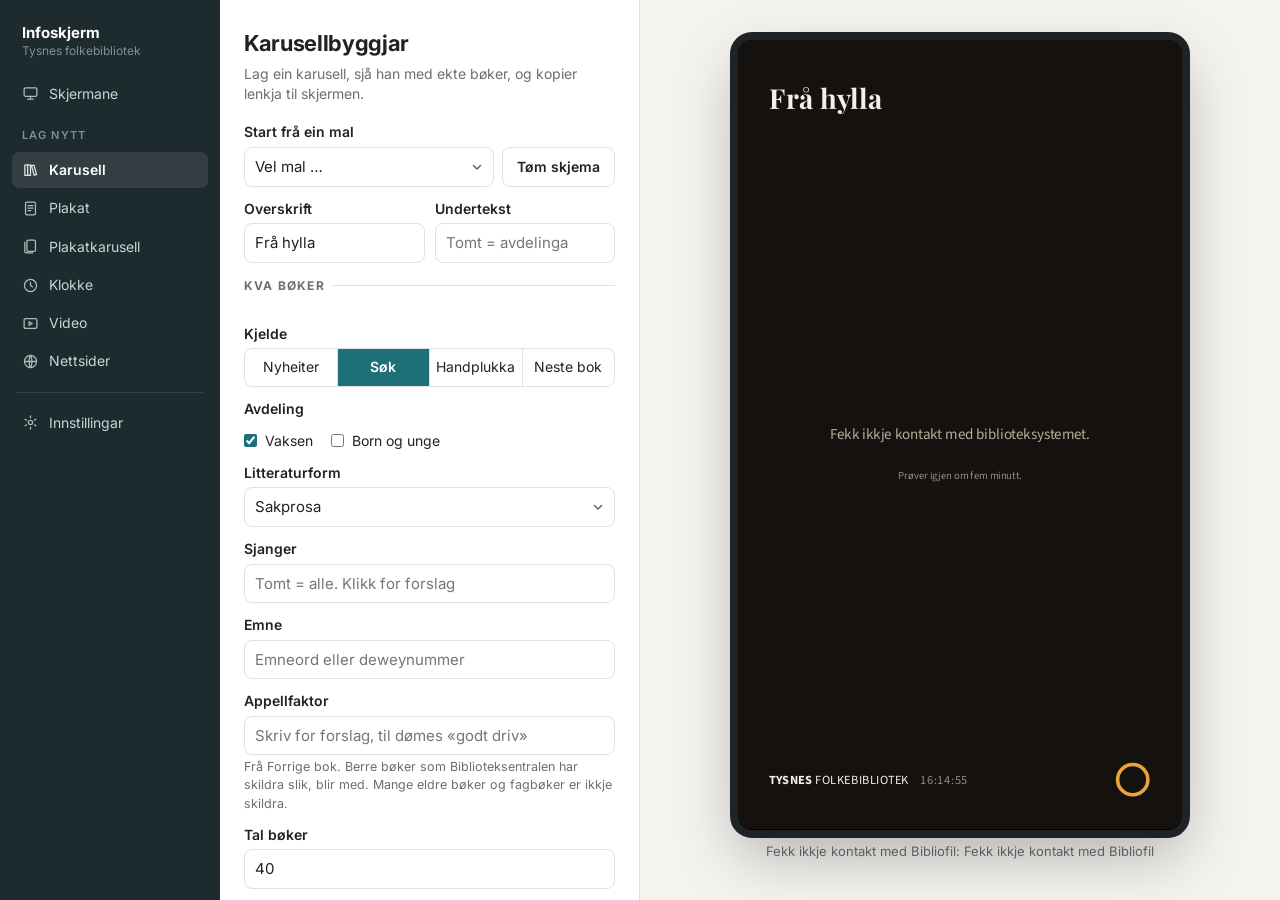
<file: index.html>
<!doctype html>
<html lang="nn">
<head>
<meta charset="utf-8">
<meta name="viewport" content="width=device-width, initial-scale=1">
<!-- Same app som oversikta på mobilen (sjå manifest.webmanifest) -->
<link rel="manifest" href="manifest.webmanifest">
<link rel="apple-touch-icon" href="ikon/apple-touch-icon.png">
<link rel="icon" href="ikon/ikon.svg" type="image/svg+xml">
<meta name="apple-mobile-web-app-title" content="Infoskjerm">
<meta name="mobile-web-app-capable" content="yes">
<meta name="apple-mobile-web-app-capable" content="yes">
<title>Karusellbyggjar</title>
<!--
  Karusell for Tysnes folkebibliotek — pilot.

  Éi fil, to roller:
    karusell.html                 → byggjaren (skjema + førehandsvising)
    karusell.html#vis=1&…         → sjølve karusellen, slik skjermen viser han

  Alle innstillingane står i adressa etter #. Bøkene blir henta rett frå
  Bibliofil i nettlesaren (JSONP), så fila treng ingen server og kan opnast
  rett frå Nedlastingar.
-->
<style>
  :root {
    --bakgrunn: #14110f;
    --tekst: #f5efe6;
    --dempa: #b8ab98;
    --aksent: #e8a33d;
    --brikke: rgba(255,255,255,.10);
    --aksent-tekst: #1b140c;
    --skugge: 20,17,15;              /* bakgrunnsfargen som RGB, for overgangane */
    --spor: rgba(255,255,255,.12);
    --reserve-a: #3b2f25; --reserve-b: #1f1914;
    --bakteppe-lys: .45;
    --skrift: "Ubuntu", "DejaVu Sans", "Noto Sans", system-ui, -apple-system, "Segoe UI", sans-serif;

    /* Byggjaren */
    --b-bg: #f6f3ee;
    --b-flate: #ffffff;
    --b-tekst: #22201d;
    --b-dempa: #6f675d;
    --b-strek: #e3ddd3;
    --b-aksent: #b8741a;
    --b-aksent-tekst: #ffffff;
    --b-fokus: #e8a33d;
    --b-pil: url("data:image/svg+xml,%3Csvg xmlns='http://www.w3.org/2000/svg' viewBox='0 0 12 12'%3E%3Cpath d='M2.5 4.5 6 8l3.5-3.5' fill='none' stroke='%236f675d' stroke-width='1.6' stroke-linecap='round' stroke-linejoin='round'/%3E%3C/svg%3E");
  }
  /* Tema og sesongpynt ligg i tema.js */

  @media (prefers-color-scheme: dark) {
    :root:not([data-theme="light"]) {
      --b-bg: #171513; --b-flate: #211e1b; --b-tekst: #f1ebe2; --b-dempa: #a99f92;
      --b-strek: #36312b; --b-aksent: #e8a33d; --b-aksent-tekst: #1b140c;
      --b-pil: url("data:image/svg+xml,%3Csvg xmlns='http://www.w3.org/2000/svg' viewBox='0 0 12 12'%3E%3Cpath d='M2.5 4.5 6 8l3.5-3.5' fill='none' stroke='%23a99f92' stroke-width='1.6' stroke-linecap='round' stroke-linejoin='round'/%3E%3C/svg%3E");
    }
  }
  :root[data-theme="dark"] {
    --b-bg: #171513; --b-flate: #211e1b; --b-tekst: #f1ebe2; --b-dempa: #a99f92;
    --b-strek: #36312b; --b-aksent: #e8a33d; --b-aksent-tekst: #1b140c;
      --b-pil: url("data:image/svg+xml,%3Csvg xmlns='http://www.w3.org/2000/svg' viewBox='0 0 12 12'%3E%3Cpath d='M2.5 4.5 6 8l3.5-3.5' fill='none' stroke='%23a99f92' stroke-width='1.6' stroke-linecap='round' stroke-linejoin='round'/%3E%3C/svg%3E");
  }

  * { box-sizing: border-box; margin: 0; padding: 0; }
  [hidden] { display: none !important; }
  html, body { width: 100%; height: 100%; font-family: var(--skrift); }

  /* ================================================================== */
  /* VISNING                                                            */
  /* ================================================================== */
  body.vis { background: var(--bakgrunn); color: var(--tekst); overflow: hidden; cursor: none; }

  .bakteppe {
    position: fixed; inset: -10%;
    background-size: cover; background-position: center;
    filter: blur(60px) saturate(1.3) brightness(var(--bakteppe-lys));
    opacity: 0; transition: opacity 1.2s ease;
  }
  .bakteppe.synleg { opacity: 1; }
  /* ---- Bakgrunn (eige val, «bakgrunn=» i lenkja). Utan val: flat farge i alle tema. ---- */
  :root[data-bakgrunn="uskarp"] .bakteppe, :root[data-bakgrunn="svak"] .bakteppe,
  :root[data-bakgrunn="zoom"] .bakteppe, :root[data-bakgrunn="farge"] .bakteppe,
  :root[data-bakgrunn="uskarp"] .skugge, :root[data-bakgrunn="svak"] .skugge,
  :root[data-bakgrunn="zoom"] .skugge, :root[data-bakgrunn="farge"] .skugge { display: block; }
  :root[data-bakgrunn="flat"] .bakteppe, :root[data-bakgrunn="flat"] .skugge { display: none; }
  /* Svakt uskarpt: motivet kan kjennast att, men er dempa */
  :root[data-bakgrunn="svak"] .bakteppe { inset: -3%; filter: blur(14px) saturate(1.05) brightness(calc(var(--bakteppe-lys) * .85)); }
  /* Sakte zoom: omslaget glir og veks langsamt medan boka står */
  :root[data-bakgrunn="zoom"] .bakteppe { filter: blur(28px) saturate(1.2) brightness(var(--bakteppe-lys)); }
  :root[data-bakgrunn="zoom"] .bakteppe.synleg { animation: glid var(--sek, 20s) linear both; }
  @keyframes glid { from { transform: scale(1.05) translate(0, 0); } to { transform: scale(1.3) translate(-3%, -2%); } }
  /* Fargane frå omslaget: ein rolig fargeovergang i staden for biletet */
  :root[data-bakgrunn="farge"] .bakteppe.farga { inset: 0; filter: none; }
  .skugge {
    position: fixed; inset: 0;
    /* Tett øvst, så overskrifta og underlinja er lesbare same kva omslag som skin gjennom */
    background: linear-gradient(to bottom, rgba(var(--skugge),.88) 0%, rgba(var(--skugge),.8) 17%, rgba(var(--skugge),.15) 34%, rgba(var(--skugge),.85) 62%, var(--bakgrunn) 100%);
  }
  #visning { position: fixed; inset: 0; }
  #visning main { position: relative; height: 100%; display: flex; flex-direction: column; padding: 5vh 7vw 4vh; }
  #visning header { display: flex; flex-direction: column; gap: 1.2vh; }
  .overskrift { font-weight: var(--vekt-overskrift, 700); font-size: calc(6.2vw * var(--skala-overskrift, 1)); letter-spacing: .01em; font-family: var(--skrift-overskrift, var(--skrift)); }
  :root[data-versalar] .overskrift { text-transform: uppercase; letter-spacing: .05em; }
  /* «Neste bok»: omslaget til boka det heile tek utgangspunkt i, lite og til høgre for overskrifta */
  /* Plass til symbol øvst til høgre i nokre tema (flagg, logo): sjå --symbol-plass i tema.js */
  #visning header { padding-right: var(--symbol-plass, 0); }
  #visning header.med-kjelde { position: relative; padding-right: calc(19vw + var(--symbol-plass, 0px)); min-height: 13vh; }
  .kjeldeomslag { position: absolute; right: var(--symbol-plass, 0); top: 0; height: 13vh; max-width: 16vw; object-fit: cover;
                  border-radius: .5vw; box-shadow: 0 1vh 3vh rgba(0,0,0,.45); transform: rotate(3deg); }
  .avdeling { font-size: 3vw; color: var(--aksent-tekstfarge, var(--aksent)); text-transform: uppercase; letter-spacing: .1em; font-weight: 700; min-height: 1.2em; }

  .scene { flex: 1; position: relative; margin-top: 3.5vh; min-height: 0; }
  .bok {
    position: absolute; inset: 0; display: flex; flex-direction: column; align-items: center;
    opacity: 0; transform: translateY(2vh); transition: opacity .9s ease, transform .9s ease;
  }
  .bok.synleg { opacity: 1; transform: none; }
  /* ---- Rulletekst: alle bøkene etter kvarandre, med heile omtalen ---- */
  /* Rulleflata startar like under overskrifta, og bøkene tonar ut over ei kort strekning øvst */
  :root[data-visning="rull"] .scene { overflow: hidden; margin-top: 1vh;
    -webkit-mask-image: linear-gradient(to bottom, transparent 0, #000 4%, #000 93%, transparent 100%);
            mask-image: linear-gradient(to bottom, transparent 0, #000 4%, #000 93%, transparent 100%); }
  :root[data-visning="rull"] :is(.teljar, .framdrift) { visibility: hidden; }
  .rull-spor { position: absolute; left: 0; right: 0; top: 0; will-change: transform; }
  :root .rull-spor .bok.bok { position: relative; inset: auto; opacity: 1; transform: none; transition: none; padding: 6vh 0; }
  .rull-spor .omslag-ramme { flex: none; height: 40vh; }
  .rull-spor .omslag, .rull-spor .reserve { height: 100%; width: auto; max-width: 80vw; flex: none; object-fit: contain; }
  .rull-spor .omtale { display: block; -webkit-line-clamp: unset; overflow: visible; max-width: 78vw; }
  /* ---- Vifte: førre og neste bok ligg dempa og skråstilte bak den som blir vist ---- */
  /* Kvar bok har ein plass: pos-v (forrige), pos-m (midten), pos-h (neste), og        */
  /* pos-utv / pos-innh / pos-uth utanfor. Berre omslaget flyttar seg; teksten tonar. */
  :root[data-visning="vifte"] { --vifte-lys: .38; }
  :root[data-visning="vifte"] .bok.bok { opacity: 1; transform: none; transition: none; z-index: 1; }
  :root[data-visning="vifte"] .bok .omslag-ramme { transform-origin: 50% 60%; will-change: transform, opacity;
    transition: transform 1.4s cubic-bezier(.4, 0, .2, 1), opacity 1.4s ease, filter 1.4s ease; }
  :root[data-visning="vifte"] .bok .info { opacity: 0; transition: opacity .7s ease; }
  :root[data-visning="vifte"] .bok.pos-m { z-index: 3; }
  /* Boka som kjem fram i midten blir tett med ein gong, så dei andre ikkje skin gjennom */
  :root[data-visning="vifte"] .bok.pos-m .omslag-ramme { transition: transform 1.4s cubic-bezier(.4, 0, .2, 1), opacity .4s ease, filter .9s ease; }
  :root[data-visning="vifte"] .bok.pos-m .info { opacity: 1; transition-delay: .6s; }
  :root[data-visning="vifte"] .bok.pos-v, :root[data-visning="vifte"] .bok.pos-h { z-index: 2; }
  :root[data-visning="vifte"] .pos-v .omslag-ramme { transform: translate(-24vw, 1.5vh) rotate(-7deg) scale(.78); opacity: var(--vifte-lys); filter: saturate(.25); }
  :root[data-visning="vifte"] .pos-h .omslag-ramme { transform: translate(24vw, 1.5vh) rotate(7deg) scale(.78); opacity: var(--vifte-lys); filter: saturate(.25); }
  :root[data-visning="vifte"] .pos-utv .omslag-ramme { transform: translate(-44vw, 3vh) rotate(-12deg) scale(.62); opacity: 0; filter: saturate(.25); }
  :root[data-visning="vifte"] :is(.pos-innh, .pos-uth) .omslag-ramme { transform: translate(44vw, 3vh) rotate(12deg) scale(.62); opacity: 0; filter: saturate(.25); }
  :root[data-visning="vifte"] .bok:not(.pos-m) .omslag { box-shadow: 0 2vh 4vh rgba(0,0,0,.5); }
  /* ---- Overgangar mellom bøkene («overgang=» i lenkja). «.ut» er boka som går. ---- */
  :root[data-overgang="kryss"] .bok:not(.synleg) { transform: none; }
  :root[data-overgang="glid"] .bok:not(.synleg) { transform: translateX(14vw); }
  :root[data-overgang="glid"] .bok.ut { transform: translateX(-14vw); }
  :root[data-overgang="glid"] .bok { transition-duration: 1s; transition-timing-function: cubic-bezier(.4, 0, .2, 1); }
  :root[data-overgang="zoom"] .bok:not(.synleg) { transform: scale(.9); }
  :root[data-overgang="zoom"] .bok.ut { transform: scale(1.08); }
  :root[data-overgang="vend"] .bok { transform-origin: 50% 50%; transition-duration: 1s; }
  :root[data-overgang="vend"] .bok:not(.synleg) { transform: perspective(1400px) rotateY(-70deg); }
  :root[data-overgang="vend"] .bok.ut { transform: perspective(1400px) rotateY(70deg); }
  :root[data-overgang="ingen"] .bok { transition: none; }
  /* Bla som ei bokside: omslaget som går, blir snudd rundt venstre kant (bokryggen) med
     papirfarga bakside, og neste bok ligg klar under og lysnar etter kvart som sida opnar seg. */
  :root[data-overgang="bla"] .bok { opacity: 1; transform: none; transition: none; }
  :root[data-overgang="bla"] .bok .omslag-ramme { perspective: 160vw; transition: filter 1.2s ease; }
  :root[data-overgang="bla"] .bok:not(.synleg):not(.ut) .omslag-ramme { filter: brightness(.5); }
  :root[data-overgang="bla"] .bok .info { transition: opacity .6s ease .6s; }
  :root[data-overgang="bla"] .bok:not(.synleg) .info { opacity: 0; }
  :root[data-overgang="bla"] .bok.ut { z-index: 2; }
  :root[data-overgang="bla"] .bok.ut .info { transition: opacity .3s ease; }
  .blad { position: relative; flex: none; transform-style: preserve-3d; transform-origin: 0 50%; }
  .blad > * { position: absolute; inset: 0; backface-visibility: hidden; -webkit-backface-visibility: hidden; }
  .blad-bakside { transform: rotateY(180deg); background: #e8e2d6; border-radius: .6vw; box-shadow: inset -2vw 0 3vw rgba(0,0,0,.12); }
  .bok.ut .blad { animation: bla 1.4s cubic-bezier(.45, 0, .25, 1) forwards; }
  /* Opasitet på sjølve bladet ville flata ut 3D-en (og vist framsida gjennom baksida), så det er ramma som tonar ut */
  :root[data-overgang="bla"] .bok.ut .omslag-ramme { animation: bla-ut 1.4s ease forwards; }
  @keyframes bla { from { transform: rotateY(0); } to { transform: rotateY(-178deg); } }
  @keyframes bla-ut { 0%, 75% { opacity: 1; } 100% { opacity: 0; } }
  /* Brageprisen-merket (sjå brageMerke) */
  .omslag-ramme.med-merke { position: relative; }
  .brage-merke { position: absolute; z-index: 2; transform: rotate(12deg); filter: drop-shadow(0 .6vh 1.2vh rgba(0,0,0,.45)); pointer-events: none; }
  .brage-merke svg { width: 100%; height: 100%; display: block; }
  /* Kritikarfavorittar: terning på omslaget og sitat frå meldinga (sjå terningMerke) */
  .terning-merke { position: absolute; z-index: 2; transform: rotate(7deg); filter: drop-shadow(0 0 .5vh rgba(0,0,0,.45)) drop-shadow(0 .5vh 1.2vh rgba(0,0,0,.35)); pointer-events: none; }
  .terning-merke svg { width: 100%; height: 100%; display: block; }
  .sitat { position: relative; margin: 3.2vh auto 0; max-width: 80vw; font-family: var(--skrift-tittel, var(--skrift)); font-style: italic;
           font-size: 3.7vw; line-height: 1.4; color: var(--tekst); }
  .sitat::before { content: "\201C"; display: block; font-style: normal; font-size: 13vw; line-height: 1; height: 3.6vh; color: var(--aksent); }
  .sitat-tekst { display: -webkit-box; -webkit-line-clamp: 5; -webkit-box-orient: vertical; overflow: hidden; }
  .sitat-kjelde { display: block; margin-top: 1.6vh; font-family: var(--skrift); font-style: normal; font-size: 2.5vw; letter-spacing: .08em; text-transform: uppercase; color: var(--dempa); }
  /* Terningkast utan sitat: litt tydelegare enn kjelda under eit sitat, men ikkje raud */
  .terning-linje { margin-top: 2.4vh; font-size: 2.7vw; font-weight: 600; color: var(--tekst); }
  .omslag-ramme { flex: 1 1 auto; min-height: 0; max-height: 50vh; width: 100%; display: flex; align-items: center; justify-content: center; }
  .omslag { max-height: 100%; max-width: 80vw; border-radius: .6vw; box-shadow: 0 3vh 6vh rgba(0,0,0,.6), 0 0 0 1px rgba(255,255,255,.06); }
  .reserve {
    height: 100%; aspect-ratio: 2 / 3; border-radius: .6vw;
    background: linear-gradient(160deg, var(--reserve-a), var(--reserve-b)); box-shadow: 0 3vh 6vh rgba(0,0,0,.6);
    display: flex; align-items: center; justify-content: center; padding: 4vw; text-align: center;
    font-size: 4vw; line-height: 1.2; border-left: 1.2vw solid var(--aksent);
  }
  .info { width: 100%; margin-top: 4vh; text-align: center; flex: none; }
  /* Linjeavstanden må gje plass til halen på g, j, p og y: titlane blir klipte etter to linjer,
     og med tettare avstand blir halen skoren av i skrifter med lange understenger (t.d. Noto Sans, Oswald). */
  .tittel { font-family: var(--skrift-tittel, var(--skrift)); font-weight: var(--vekt-tittel, 700); font-size: calc(5.6vw * var(--skala-tittel, 1)); line-height: 1.25; display: -webkit-box; -webkit-line-clamp: 2; -webkit-box-orient: vertical; overflow: hidden; }
  .undertittel { font-style: italic; font-size: 3vw; color: var(--dempa); margin-top: .8vh; }
  .forfattar { font-size: 3.4vw; margin-top: 1.6vh; opacity: .92; }
  .brikker { display: flex; flex-wrap: wrap; justify-content: center; gap: 1.4vw; margin-top: 2.6vh; }
  .brikke { background: var(--brikke); border-radius: 99px; padding: .9vh 2.4vw; font-size: 2.5vw; }
  .brikke.hylle { background: var(--aksent); color: var(--aksent-tekst); font-weight: 700; }
  .brikke.pris { background: transparent; box-shadow: inset 0 0 0 .3vw var(--aksent); color: var(--aksent); font-weight: 700; }
  .brikke.appell { background: transparent; box-shadow: inset 0 0 0 .3vw var(--brikke); font-style: italic; }
  .omtale { font-size: 2.8vw; line-height: 1.5; color: var(--dempa); margin: 2.8vh auto 0; max-width: 82vw; display: -webkit-box; -webkit-line-clamp: 4; -webkit-box-orient: vertical; overflow: hidden; }
  #visning footer { display: flex; flex-wrap: wrap; align-items: center; justify-content: space-between; gap: 2vh 3vw; margin-top: 3vh; flex: none; }
  .botnmerke { display: flex; flex-direction: column; align-items: flex-start; gap: .4vh; flex: none; }
  .kjeldetekst { font-size: 1.6vw; color: var(--dempa); opacity: .8; }
  /* Biblioteknamnet nede til venstre og nedteljingshjulet til høgre, i alle tema */
  .botnnamn { font-size: 2.8vw; color: var(--tekst); text-transform: uppercase; letter-spacing: .02em; white-space: nowrap; }
  .botnnamn b { font-weight: 700; }
  /* Nedteljinga («teljar=» i lenkja): hjul (standard), hjul med sekund, sekund, linje eller ingen.
     Fargar og skrift kjem frå temaet. Linja blir animert med transform, så grafikkbrikka gjer jobben. */
  .teljar { position: relative; flex: none; display: flex; align-items: center; justify-content: center; min-width: 4.6vh; height: 4.6vh; }
  .hjul { display: block; width: 4.6vh; height: 4.6vh; flex: none; transform: rotate(-90deg); }
  .hjul circle { fill: none; stroke-width: 3.5; }
  .hjul .hjul-spor { stroke: var(--spor); }
  #hjul { stroke: var(--aksent); stroke-linecap: round; stroke-dasharray: 94.25px; stroke-dashoffset: 0px; }
  .teljar-tal { display: none; font-family: var(--skrift-tittel, var(--skrift)); font-weight: var(--vekt-tittel, 700);
                color: var(--aksent-tekstfarge, var(--aksent)); font-variant-numeric: tabular-nums; line-height: 1; white-space: nowrap; }
  :root[data-teljar="hjulsek"] .teljar-tal { display: flex; position: absolute; inset: 0; align-items: center; justify-content: center; font-size: 1.8vh; color: var(--tekst); }
  :root[data-teljar="sek"] .hjul { display: none; }
  :root[data-teljar="sek"] .teljar-tal { display: block; font-size: 3vh; }
  :root:is([data-teljar="linje"], [data-teljar="botn"], [data-teljar="ingen"]) .teljar { display: none; }
  /* Linja står på same line som biblioteknamnet og fyller plassen til høgre for det */
  .framdrift { display: none; order: 1; flex: 1 1 0; min-width: 10vw; height: .6vh; background: var(--spor); border-radius: 99px; overflow: hidden; }
  .framdrift > div { height: 100%; background: var(--aksent); border-radius: 99px; transform-origin: 0 50%; will-change: transform; }
  :root:is([data-teljar="linje"], [data-teljar="botn"]) .framdrift { display: block; }
  /* «Heilt nedst»: ei tynn linje langs nedre kant av skjermen */
  :root[data-teljar="botn"] .framdrift { position: fixed; left: 0; right: 0; bottom: 0; height: .5vh; border-radius: 0; }
  :root[data-teljar="botn"] .framdrift > div { border-radius: 0; }
  .melding {
    position: absolute; inset: 0; display: flex; flex-direction: column; gap: 3vh;
    align-items: center; justify-content: center; text-align: center;
    font-size: 3.4vw; color: var(--dempa); padding: 10vw; line-height: 1.4;
  }
  .melding .liten { font-size: 2.4vw; opacity: .8; }
  .snurr { width: 7vw; height: 7vw; border-radius: 50%; border: .7vw solid var(--spor); border-top-color: var(--aksent); animation: snurr 1s linear infinite; }
  @keyframes snurr { to { transform: rotate(360deg); } }
  /* ---- Julekalender (kjelde=kalender): 24 pakkar, éi luke opnar seg kvar dag i desember ---- */
  /* Pakkane er teikna med CSS. Alle mål inne i ein pakke er i cqmin, så same pakke kan vere   */
  /* liten i rutenettet og stor når han zoomar fram.                                          */
  .kalender { position: absolute; inset: 0; display: grid; grid-template: repeat(6, 1fr) / repeat(4, 1fr); gap: 1.2vh 2vw;
              transition: opacity .9s ease, filter .9s ease; }
  .kalender.dempa { opacity: .1; filter: saturate(.3); }
  .luke { position: relative; container-type: size; display: flex; align-items: center; justify-content: center; }
  .luke.borte > * { visibility: hidden; }
  .luke > .gave { width: 74cqmin; height: 74cqmin; margin-top: 12cqmin; }
  .gave { position: relative; container-type: size; flex: none; }
  .gave-skugge { position: absolute; inset: 0; border-radius: 3cqmin; box-shadow: 0 3cqmin 7cqmin rgba(0,0,0,.5); transition: opacity .6s ease; }
  .gave-papir { position: absolute; inset: 0; border-radius: 3cqmin; background: var(--papir); }
  /* To halvdelar med takka kant på midten, så papiret kan rivast i to */
  .gave-papir.v { clip-path: polygon(0 0, 52% 0, 47% 10%, 53% 20%, 47% 30%, 53% 40%, 47% 50%, 53% 60%, 47% 70%, 53% 80%, 47% 90%, 52% 100%, 0 100%); }
  .gave-papir.h { clip-path: polygon(52% 0, 100% 0, 100% 100%, 52% 100%, 47% 90%, 53% 80%, 47% 70%, 53% 60%, 47% 50%, 53% 40%, 47% 30%, 53% 20%, 47% 10%); }
  .gave-band { position: absolute; background: var(--band); box-shadow: 0 0 1.5cqmin rgba(0,0,0,.25); }
  .gave-band.loddrett { top: 0; bottom: 0; left: 50%; width: 13cqmin; transform: translateX(-50%); }
  .gave-band.vassrett { left: 0; right: 0; top: 50%; height: 13cqmin; transform: translateY(-50%); }
  .gave-sloyfe { position: absolute; left: 50%; top: 0; width: 58cqmin; transform: translate(-50%, -52%); color: var(--band);
                 filter: drop-shadow(0 1cqmin 1.2cqmin rgba(0,0,0,.35)); }
  .gave-sloyfe svg { display: block; width: 100%; height: auto; }
  .gave-nr { position: absolute; left: 50%; top: 50%; transform: translate(-50%, -50%); width: 36cqmin; height: 36cqmin; border-radius: 50%;
             background: #fbf6ec; color: #2b1d15; display: flex; align-items: center; justify-content: center;
             font: 700 20cqmin/1 var(--skrift-tittel, var(--skrift)); font-variant-numeric: tabular-nums; box-shadow: 0 1cqmin 2.5cqmin rgba(0,0,0,.4); }
  .gave[data-papir="0"] { --papir: radial-gradient(circle, rgba(255,214,120,.6) 0 9%, transparent 11%) 0 0 / 20cqmin 20cqmin, #b4232c; --band: #f1c24f; }
  .gave[data-papir="1"] { --papir: repeating-linear-gradient(45deg, #1d6a3b 0 6cqmin, #26804a 6cqmin 12cqmin); --band: #f5efe4; }
  .gave[data-papir="2"] { --papir: radial-gradient(circle, rgba(255,255,255,.55) 0 7%, transparent 9%) 0 0 / 17cqmin 17cqmin, #1f3a63; --band: #e3424d; }
  .gave[data-papir="3"] { --papir: repeating-linear-gradient(90deg, #c99a43 0 8cqmin, #ba8a34 8cqmin 16cqmin); --band: #8e1d2a; }
  /* Dagens luke pulserer svakt før ho blir opna */
  .luke.dagens > .gave { animation: puls 2.6s ease-in-out infinite; }
  @keyframes puls { 0%, 100% { transform: scale(1); } 50% { transform: scale(1.07); } }
  .luke.innpakka > .gave { animation: innpakka .8s cubic-bezier(.3, 1.4, .5, 1) both; }
  @keyframes innpakka { from { transform: scale(.4); opacity: 0; } to { transform: none; opacity: 1; } }
  .gave.rist { animation: rist .95s ease-in-out; }
  @keyframes rist { 0%, 100% { transform: rotate(0); } 12% { transform: rotate(-5deg); } 26% { transform: rotate(5deg); } 40% { transform: rotate(-4deg); }
                    54% { transform: rotate(4deg); } 68% { transform: rotate(-2deg); } 82% { transform: rotate(1.5deg); } }
  /* Opne luker: lite omslag med lukenummeret i hjørnet */
  .opna { position: relative; height: 86cqh; max-width: 94cqw; aspect-ratio: var(--r, .67); }
  .opna-omslag { display: block; width: 100%; height: 100%; object-fit: cover; border-radius: 1.6cqmin; box-shadow: 0 2cqmin 5cqmin rgba(0,0,0,.55); }
  .opna-tittel { display: flex; align-items: center; justify-content: center; text-align: center; padding: 6cqmin; font-size: 9cqmin; line-height: 1.2;
                 background: linear-gradient(160deg, var(--reserve-a), var(--reserve-b)); overflow: hidden; }
  .opna-nr { position: absolute; left: -7cqmin; top: -6cqmin; min-width: 22cqmin; height: 22cqmin; padding: 0 3cqmin; border-radius: 99px;
             background: #fbf6ec; color: #2b1d15; display: flex; align-items: center; justify-content: center;
             font: 700 13cqmin/1 var(--skrift-tittel, var(--skrift)); box-shadow: 0 1cqmin 2cqmin rgba(0,0,0,.4); }
  .luke.tom span { width: 40cqmin; height: 40cqmin; border-radius: 50%; border: 1.2cqmin dashed var(--spor); color: var(--dempa);
                   display: flex; align-items: center; justify-content: center; font: 700 18cqmin/1 var(--skrift-tittel, var(--skrift)); opacity: .6; }
  /* Den store pakken som zoomar fram. Storleiken blir animert, ikkje skalert, så kantane held seg skarpe. */
  .gave.stor { position: fixed; z-index: 5; margin: 0; }
  .gave-omslag { position: absolute; inset: 0; width: 100%; height: 100%; object-fit: cover; border-radius: 1.2cqmin; }
  .gave.stor.utan-papir > :not(.gave-omslag):not(.gave-skugge) { display: none; }
  /* Omslaget er skjult heilt til papiret blir rive, så hjørna aldri stikk fram under papiret */
  .gave.stor:not(.opnar):not(.utan-papir) > .gave-omslag { visibility: hidden; }
  .gave.opnar .gave-sloyfe { transition: transform .8s cubic-bezier(.3, 0, .2, 1), opacity .8s ease; transform: translate(-50%, -150%) scale(1.3) rotate(-10deg); opacity: 0; }
  .gave.opnar :is(.gave-band, .gave-nr) { transition: opacity .5s ease .2s; opacity: 0; }
  /* Papiret vippar rundt nedre kant, så øvre kant går ut til sida og ikkje nedover */
  .gave.opnar .gave-papir { transform-origin: 50% 100%; }
  .gave.opnar .gave-papir.v { transition: transform 1.2s cubic-bezier(.5, 0, .3, 1) .35s, opacity 1s ease .6s; transform: translate(-80%, 0) rotate(-16deg); opacity: 0; }
  .gave.opnar .gave-papir.h { transition: transform 1.2s cubic-bezier(.5, 0, .3, 1) .35s, opacity 1s ease .6s; transform: translate(80%, 0) rotate(14deg); opacity: 0; }
  .glitter { position: absolute; left: 50%; top: 45%; width: 3.5cqmin; height: 3.5cqmin; border-radius: 50%; background: #fff1c2;
             box-shadow: 0 0 2.5cqmin #ffd66b; opacity: 0; animation: glitter 1.6s ease-out .35s forwards; }
  @keyframes glitter { 0% { opacity: 0; transform: translate(-50%, -50%) scale(.3); } 15% { opacity: 1; }
                       100% { opacity: 0; transform: translate(calc(-50% + var(--dx)), calc(-50% + var(--dy))) scale(1); } }
  .luke-info { position: absolute; left: 0; right: 0; opacity: 0; transition: opacity .8s ease; }
  .luke-info.synleg { opacity: 1; }
  .luke-info .info { margin-top: 3vh; }

  @media (prefers-reduced-motion: reduce) { .snurr { animation-duration: 3s; } .bok, .bakteppe, .bok .omslag-ramme, .bok .info { transition-duration: .01s !important; } .bok.ut .blad, .bok.ut .omslag-ramme { animation-duration: .01s !important; } .bakteppe.synleg { animation: none !important; } }

  /* ================================================================== */
  /* BYGGJAR                                                            */
  /* ================================================================== */
  body.byggjar { background: var(--b-bg); color: var(--b-tekst); font-size: 15px; line-height: 1.45; }
  .b-ramme { display: grid; grid-template-columns: minmax(320px, 420px) 1fr; height: 100vh; }
  .b-skjema { position: relative; overflow-y: auto; padding: 24px 24px 40px; border-right: 1px solid var(--b-strek); background: var(--b-flate); }
  .b-skjema h1 { font-size: 22px; font-weight: 700; letter-spacing: -.01em; }
  .b-skjema .ingress { color: var(--b-dempa); margin: 4px 0 18px; font-size: 14px; }


  /* min-width: 0: ein fieldset blir elles minst like brei som innhaldet, og lange boktitlar i søketreffa dytta skjemaet ut over kanten */
  fieldset { min-width: 0; border: 0; border-top: 1px solid var(--b-strek); padding: 18px 0 4px; margin-top: 14px; }
  legend { font-size: 12px; font-weight: 700; text-transform: uppercase; letter-spacing: .1em; color: var(--b-dempa); padding-right: 8px; }
  .felt { margin-top: 12px; }
  .felt > label, .felt > .etikett { display: block; font-weight: 600; font-size: 14px; margin-bottom: 4px; }
  .hjelp { color: var(--b-dempa); font-size: 12.5px; margin-top: 3px; }
  /* Hjelpetekst bak eit «?»: trykk for å vise, trykk igjen for å lukke */
  .hjelpknapp { margin-top: 4px; }
  .hjelpknapp > summary { list-style: none; display: inline-flex; align-items: center; justify-content: center;
    width: 22px; height: 22px; border-radius: 50%; border: 1px solid var(--b-strek); color: var(--b-dempa);
    font-size: 12.5px; font-weight: 700; line-height: 1; cursor: pointer; user-select: none; }
  .hjelpknapp > summary::-webkit-details-marker { display: none; }
  .hjelpknapp > summary::marker { content: ""; }
  .hjelpknapp > summary:hover, .hjelpknapp[open] > summary { color: var(--b-aksent); border-color: var(--b-aksent); }
  .hjelpknapp > .hjelp { margin-top: 4px; }
  input[type=text], textarea, input[type=search], input[type=number], select {
    width: 100%; min-width: 0; font: inherit; padding: 8px 10px; border-radius: 8px;
    border: 1px solid var(--b-strek); background: var(--b-bg); color: var(--b-tekst);
  }
  /* Eiga pil på nedtrekkslistene, så ho ser lik ut i alle nettlesarar */
  select, .temaknapp { appearance: none; -webkit-appearance: none; background-image: var(--b-pil); background-repeat: no-repeat;
                       background-position: right 10px center; background-size: 12px 12px; padding-right: 30px; }
  input:disabled, select:disabled { opacity: .45; cursor: not-allowed; }
  /* Berre etiketten til eit felt som er slått av, blir grå – ikkje avkryssingar ved sida av */
  .felt:has(> input:disabled, > select:disabled) > label:not(.val) { opacity: .5; }
  .val:has(> input:disabled) { opacity: .5; }
  input:focus-visible, select:focus-visible, button:focus-visible { outline: 2px solid var(--b-fokus); outline-offset: 1px; }
  .rad { display: grid; grid-template-columns: repeat(2, minmax(0, 1fr)); gap: 10px; }
  .malrad { display: flex; gap: 8px; align-items: stretch; }
  .malrad input { flex: 1; min-width: 0; }
  /* Søkjefelt med eige ✕ som tømmer det (Firefox har ikkje noko innebygd) */
  .sokeboks { position: relative; flex: 1; min-width: 0; display: flex; }
  .sokeboks input { width: 100%; padding-right: 34px; }
  .sokeboks input::-webkit-search-cancel-button { display: none; }
  .tomfelt { position: absolute; right: 6px; top: 50%; transform: translateY(-50%); width: 24px; height: 24px; border: 0; border-radius: 50%;
             background: transparent; color: var(--b-dempa); font-size: 14px; line-height: 1; cursor: pointer; }
  .tomfelt:hover { background: var(--b-strek); color: var(--b-tekst); }
  .utvaltreff, .utvalliste { list-style: none; margin-top: 8px; display: flex; flex-direction: column; gap: 6px; }
  .utvaltreff li, .utvalliste li { display: flex; gap: 10px; align-items: center; padding: 6px; border: 1px solid var(--b-strek); border-radius: 8px; background: var(--b-flate); }
  .utvaltreff img, .utvalliste img, .utval-utan { width: 34px; height: 50px; object-fit: cover; border-radius: 3px; flex: none; background: var(--b-strek); }
  .utval-tekst { flex: 1; min-width: 0; font-size: 13.5px; line-height: 1.3; }
  .utval-tekst b { display: block; overflow: hidden; text-overflow: ellipsis; white-space: nowrap; }
  .utval-tekst span { color: var(--b-dempa); }
  /* Kritikarfavorittar: omtalefelta under boka i lista */
  .utvalliste li.med-omtale { flex-wrap: wrap; }
  .omtaleboks { flex-basis: 100%; display: grid; gap: 10px; padding: 10px 4px 4px; border-top: 1px solid var(--b-strek); }
  .omtaleboks label { font-size: 13px; font-weight: 600; }
  .omtaleboks textarea, .omtaleboks input { width: 100%; margin-top: 4px; font: inherit; font-weight: 400; }
  .omtaleboks textarea { resize: vertical; min-height: 3.4em; }
  .terningval { display: flex; gap: 4px; margin-top: 4px; flex-wrap: wrap; }
  .terningval button { min-width: 38px; }
  .knapp.liten { padding: 4px 9px; font-size: 13px; }
  .appellbrikke { display: inline-flex; gap: 6px; align-items: center; margin-top: 8px; padding: 3px 4px 3px 10px; border-radius: 99px;
                  background: var(--b-aksent); color: var(--b-aksent-tekst); font-size: 13px; font-weight: 600; border: 0; cursor: pointer; }
  .appellbrikke span { opacity: .8; padding: 0 5px; }
  .brikkerad { gap: 0 6px; align-items: center; }
  .tilpassknapp { background: none; border: 0; padding: 4px 0; margin: 4px 0 0; font: inherit; font-weight: 600; color: var(--b-aksent); cursor: pointer; }
  .tilpassknapp span { display: inline-block; transition: transform .15s; }
  .tilpassknapp[aria-expanded="true"] span { transform: rotate(90deg); }
  /* «og»/«eller» mellom brikkene: klikk for å byte */
  .koplingsord { margin-top: 8px; padding: 2px 10px; border-radius: 99px; border: 1px dashed var(--b-dempa); background: transparent;
                 color: var(--b-dempa); font: inherit; font-size: 12.5px; cursor: pointer; }
  span.koplingsord { cursor: default; border-style: solid; border-color: transparent; padding: 2px 4px; }
  .koplingsord:hover { color: var(--b-tekst); border-color: var(--b-tekst); }
  .malrad select, .malrad .temaval { flex: 1; min-width: 0; }
  .malrad .knapp { flex: none; white-space: nowrap; }
  .val, .felt > label.val { display: flex; gap: 8px; align-items: flex-start; margin-top: 8px; margin-bottom: 0; font-size: 14px; font-weight: 400; cursor: pointer; }
  .val input { margin-top: 3px; accent-color: var(--b-aksent); }
  /* Temavalet: ei eiga nedtrekksliste med grupper som kan faldast saman */
  .temaval { position: relative; }
  .temaknapp { width: 100%; display: flex; align-items: center; gap: 8px; font: inherit; text-align: left; cursor: pointer;
               padding: 8px 30px 8px 10px; border-radius: 8px; border: 1px solid var(--b-strek); background-color: var(--b-bg); color: var(--b-tekst); }
  .temaknapp[aria-expanded="true"] { border-color: var(--b-aksent); }
  .temanamn { flex: 1; min-width: 0; overflow: hidden; text-overflow: ellipsis; white-space: nowrap; }
  .temaprikk { width: 15px; height: 15px; border-radius: 50%; flex: none; box-shadow: 0 0 0 1.5px color-mix(in srgb, var(--b-tekst) 30%, transparent); }
  .temameny { position: absolute; z-index: 20; top: calc(100% + 4px); left: 0; width: max(100%, 290px); max-height: min(60vh, 520px); overflow-y: auto;
              background: var(--b-flate); border: 1px solid var(--b-strek); border-radius: 10px; box-shadow: 0 10px 28px rgba(0,0,0,.18); padding: 4px 0; }
  .temagruppe + .temagruppe { border-top: 1px solid var(--b-strek); }
  .temagruppe > .gruppehovud { width: 100%; display: flex; align-items: center; gap: 8px; font: inherit; font-weight: 600; font-size: 14px; text-align: left;
                         background: none; border: 0; color: var(--b-tekst); padding: 8px 12px; cursor: pointer; }
  .temagruppe > .gruppehovud:hover { background: var(--b-bg); }
  .ikon { display: inline-block; flex: none; width: 12px; height: 12px; background: currentColor;
          -webkit-mask: var(--ikon) center / contain no-repeat; mask: var(--ikon) center / contain no-repeat; }
  .ikon.pil { --ikon: url("data:image/svg+xml,%3Csvg xmlns='http://www.w3.org/2000/svg' viewBox='0 0 12 12'%3E%3Cpath d='M2.5 4.5 6 8l3.5-3.5' fill='none' stroke='%23000' stroke-width='1.6' stroke-linecap='round' stroke-linejoin='round'/%3E%3C/svg%3E"); }
  .ikon.hake { --ikon: url("data:image/svg+xml,%3Csvg xmlns='http://www.w3.org/2000/svg' viewBox='0 0 12 12'%3E%3Cpath d='M2 6.4 4.8 9 10 3.2' fill='none' stroke='%23000' stroke-width='1.8' stroke-linecap='round' stroke-linejoin='round'/%3E%3C/svg%3E"); }
  .temagruppe .fald { color: var(--b-dempa); transition: transform .15s; }
  .temagruppe .gruppehovud[aria-expanded="false"] .fald { transform: rotate(-90deg); }
  .temagruppe .tal { margin-left: auto; font-weight: 400; font-size: 12px; color: var(--b-dempa); background: var(--b-bg); border-radius: 99px; padding: 1px 8px; }
  .temaalternativ { width: 100%; display: flex; align-items: center; gap: 9px; font: inherit; font-size: 14px; text-align: left; cursor: pointer;
                    background: none; border: 0; color: var(--b-tekst); padding: 6px 12px 6px 30px; font-weight: 400; }
  .temaalternativ > span:nth-child(2) { white-space: nowrap; flex: none; }
  .temaalternativ .temadato { min-width: 0; flex: 1; }
  .temaalternativ:hover { background: var(--b-bg); }
  #listemenyboks .temaalternativ > span:nth-child(2) { white-space: normal; flex: 1; }   /* lange listenamn kan bryte */
  #listemenyboks .temaalternativ .temadato { flex: none; }
  #skriftmeny { left: auto; right: 0; }   /* skriftvalet står i høgre kolonne: opne mot venstre */
  #skriftmeny .temaalternativ.utan-gruppe { padding-left: 12px; }
  #skriftmeny .utan-gruppe + .temagruppe { border-top: 1px solid var(--b-strek); }
  #skriftmeny .temaalternativ > span:first-child { font-size: 16px; }
  .temaalternativ[aria-checked="true"] { background: color-mix(in srgb, var(--b-aksent) 16%, transparent); }
  .temaalternativ .temadato { color: var(--b-dempa); font-size: 12.5px; white-space: nowrap; overflow: hidden; text-overflow: ellipsis; }
  .temaalternativ .hake { margin-left: auto; color: var(--b-aksent); }
  .segment { position: relative; display: flex; border: 1px solid var(--b-strek); border-radius: 8px; overflow: hidden; }
  .segment label { flex: 1; min-width: 0; overflow: hidden; text-overflow: ellipsis; text-align: center; padding: 8px 4px; white-space: nowrap; font-size: 14px; cursor: pointer; border-right: 1px solid var(--b-strek); }
  .segment label:last-child { border-right: 0; }
  .segment input { position: absolute; opacity: 0; pointer-events: none; }
  .segment label:has(input:checked) { background: var(--b-aksent); color: var(--b-aksent-tekst); font-weight: 600; }
  .segment label:has(input:focus-visible) { outline: 2px solid var(--b-fokus); outline-offset: -2px; }
  .vallinje { display: flex; gap: 6px 18px; flex-wrap: wrap; }
  .vallinje.kolonnar { display: grid; grid-template-columns: 1fr 1fr; gap: 0 12px; }
  .del { border-top: 1px solid var(--b-strek); margin-top: 18px; }
  .del > summary {
    list-style: none; display: flex; align-items: center; gap: 8px; padding: 14px 0 6px;
    font-size: 12px; font-weight: 700; text-transform: uppercase; letter-spacing: .1em;
    color: var(--b-dempa); cursor: pointer; user-select: none;
  }
  .del > summary::-webkit-details-marker { display: none; }
  .del > summary::before { content: ""; width: 12px; height: 12px; flex: none; background: currentColor; transform: rotate(-90deg); transition: transform .15s ease;
    -webkit-mask: url("data:image/svg+xml,%3Csvg xmlns='http://www.w3.org/2000/svg' viewBox='0 0 12 12'%3E%3Cpath d='M2.5 4.5 6 8l3.5-3.5' fill='none' stroke='%23000' stroke-width='1.6' stroke-linecap='round' stroke-linejoin='round'/%3E%3C/svg%3E") center / contain no-repeat;
            mask: url("data:image/svg+xml,%3Csvg xmlns='http://www.w3.org/2000/svg' viewBox='0 0 12 12'%3E%3Cpath d='M2.5 4.5 6 8l3.5-3.5' fill='none' stroke='%23000' stroke-width='1.6' stroke-linecap='round' stroke-linejoin='round'/%3E%3C/svg%3E") center / contain no-repeat; }
  .del[open] > summary::before { transform: none; }
  .del > summary:hover { color: var(--b-tekst); }
  .del[open] { padding-bottom: 6px; }
  .merke { background: var(--b-aksent); color: var(--b-aksent-tekst); border-radius: 99px; padding: 1px 8px;
           font-size: 11px; letter-spacing: 0; text-transform: none; font-weight: 600; }

  .b-lenkje { margin-top: 22px; padding: 14px; border-radius: 10px; background: var(--b-bg); border: 1px solid var(--b-strek); }
  .b-lenkje .etikett { font-weight: 700; font-size: 14px; }
  .b-lenkje code { display: block; margin: 8px 0 10px; font-size: 12px; word-break: break-all; color: var(--b-dempa); max-height: 6.5em; overflow: auto; }
  .knappar { display: flex; gap: 8px; flex-wrap: wrap; }
  .tilskjerm { margin-top: 14px; padding-top: 12px; border-top: 1px solid var(--b-strek); }
  .tilskjerm .etikett { margin-bottom: 8px; }
  .tilskjerm .knapp { text-decoration: none; }
  .knapp { font: inherit; font-size: 14px; font-weight: 600; padding: 8px 14px; border-radius: 8px; border: 1px solid var(--b-aksent); background: var(--b-aksent); color: var(--b-aksent-tekst); cursor: pointer; text-decoration: none; }
  .knapp.sekundær { background: transparent; color: var(--b-tekst); border-color: var(--b-strek); }

  .b-forhand { display: flex; flex-direction: column; align-items: center; justify-content: center; padding: 24px; gap: 12px; min-width: 0; }
  .b-skjerm { position: relative; height: min(calc(100vh - 110px), 1100px); aspect-ratio: 9 / 16; border-radius: 14px; overflow: hidden; background: #000; box-shadow: 0 0 0 10px #2a2622, 0 20px 50px rgba(0,0,0,.35); }
  .b-skjerm iframe { position: absolute; top: 0; left: 0; width: 1080px; height: 1920px; border: 0; transform-origin: 0 0; }
  .b-status { font-size: 13px; color: var(--b-dempa); text-align: center; min-height: 1.4em; }

  @media (max-width: 820px) {
    .b-ramme { grid-template-columns: 1fr; height: auto; }
    .b-skjema { border-right: 0; border-bottom: 1px solid var(--b-strek); padding: 20px 16px 28px; }
    .b-forhand { padding: 20px 16px 32px; }
    .b-skjerm { height: auto; width: min(100%, 360px); }
  }
</style>
<!-- Alle tema (fargar, CSS og pynt) ligg i tema.js -->
<script src="tema.js"></script>
<script src="botnklokke.js"></script>
<!-- Skriftene (Google Fonts) ligg i skrifter.js, som plakatane òg brukar -->
<script src="skrifter.js"></script>
</head>
<body>

<!-- ======================= VISNING ======================= -->
<div id="visning" hidden>
  <div class="bakteppe" id="bakteppe-a"></div>
  <div class="bakteppe" id="bakteppe-b"></div>
  <div class="skugge"></div>
  <div id="pynt" aria-hidden="true"></div>
  <main>
    <header>
      <h1 class="overskrift" id="overskrift"></h1>
      <div class="avdeling" id="avdeling"></div>
    </header>
    <section class="scene" id="scene"></section>
    <footer>
      <div class="framdrift"><div id="framdrift"></div></div>
      <div class="botnmerke">
        <span class="botnnamn"><b>Tysnes</b> folkebibliotek</span>
        <span class="kjeldetekst" id="kjeldetekst" hidden>Liknande bøker og merkelappar: Forrige bok, Biblioteksentralen</span>
      </div>
      <div class="teljar" aria-hidden="true">
        <svg class="hjul" viewBox="0 0 36 36"><circle class="hjul-spor" cx="18" cy="18" r="15"/><circle id="hjul" cx="18" cy="18" r="15"/></svg>
        <span class="teljar-tal" id="teljartal"></span>
      </div>
    </footer>
  </main>
</div>

<!-- ======================= BYGGJAR ======================= -->
<div id="byggjar" class="b-ramme" hidden>
  <form class="b-skjema" id="skjema" autocomplete="off">
    <h1>Karusellbyggjar</h1>
    <p class="ingress">Lag ein karusell, sjå han med ekte bøker, og kopier lenkja til skjermen.</p>

    <div class="felt">
      <label for="malknapp">Start frå ein mal</label>
      <div class="malrad">
      <div class="temaval" id="malval">
        <button type="button" class="temaknapp" id="malknapp" aria-haspopup="true" aria-expanded="false">
          <span class="temanamn">Vel mal …</span>
        </button>
        <div class="temameny" id="malmeny" hidden></div>
      </div>
        <button type="button" class="knapp sekundær" id="tom">Tøm skjema</button>
      </div>
    </div>

    <div class="rad">
      <div class="felt">
        <label for="tittel">Overskrift</label>
        <input type="text" id="tittel" name="tittel">
      </div>
      <div class="felt">
        <label for="namn">Undertekst</label>
        <input type="text" id="namn" name="namn" placeholder="Tomt = avdelinga">
      </div>
    </div>

    <fieldset>
      <legend>Kva bøker</legend>
      <div class="felt">
        <span class="etikett">Kjelde</span>
        <div class="segment" role="radiogroup">
          <label><input type="radio" name="kjelde" value="nyaste"> Nyheiter</label>
          <label><input type="radio" name="kjelde" value="sok"> Søk</label>
          <label><input type="radio" name="kjelde" value="utval"> Handplukka</label>
          <label><input type="radio" name="kjelde" value="likte"> Neste bok</label>
        </div>
      </div>
      <div class="felt">
        <span class="etikett">Avdeling</span>
        <div class="vallinje">
          <label class="val"><input type="checkbox" name="avd" value="tyfv"> Vaksen</label>
          <label class="val"><input type="checkbox" name="avd" value="tyfb"> Born og unge</label>
        </div>
      </div>

      <div class="felt" id="lffelt">
        <label for="lf">Litteraturform</label>
        <select id="lf" name="lf">
          <option value="">Alle</option>
          <option value="0">Sakprosa</option>
          <option value="1">Skjønnlitteratur</option>
        </select>
      </div>
      <input type="hidden" id="nobel" name="nobel">
      <p class="hjelp" id="nobelhjelp" hidden><b>Nobelprisen i litteratur:</b> Vinnarane blir henta frå Nobel sitt eige nettstad kvar gong lista blir oppdatert, så neste års vinnar kjem med av seg sjølv. Karusellen søkjer etter bøkene deira i avdelingane som er kryssa av, og viser to bøker per forfattar (trekte på nytt kvar gong), med årets vinnar først. Utlånte bøker er med. Vinnarar biblioteket ikkje har bøker av, blir hoppa over. Under Filter kan du velje berre bøker med omslag. Vel ein annan kjelde eller mal for å lage ein vanleg karusell.</p>
      <div id="sokefelt">
        <div class="felt" id="sjangerfelt">
          <label for="sjangersok">Sjanger</label>
          <input type="hidden" id="sjanger" name="sjanger">
          <input type="hidden" id="sjangermodus" name="sjangermodus">
          <input type="text" id="sjangersok" list="sjangrar" enterkeyhint="done" placeholder="Tomt = alle. Klikk for forslag">
          <datalist id="sjangrar">
            <option value="Fantasy"><option value="Krim"><option value="Spenning"><option value="Humor">
            <option value="Teikneseriar"><option value="Manga"><option value="Biografiar"><option value="Kokebøker">
          </datalist>
          <div class="vallinje brikkerad" id="sjangervalde"></div>
        </div>
        <div class="felt" id="emnefelt">
          <label for="emnesok">Emne</label>
          <input type="hidden" id="emne" name="emne">
          <input type="hidden" id="emnemodus" name="emnemodus">
          <input type="hidden" id="dewey" name="dewey">
          <input type="hidden" id="serie" name="serie">
          <input type="text" id="emnesok" list="emneliste" enterkeyhint="done" placeholder="Emneord eller deweynummer">
          <datalist id="emneliste"></datalist>
          <div class="vallinje brikkerad" id="emnevalde"></div>
          <p class="hjelp" id="forslagstatus"></p>
        </div>
      </div>


      <!-- Handplukka: søk opp bøker og legg dei til éi og éi -->
      <div id="utvalfelt" hidden>
        <input type="hidden" id="titlar" name="titlar">
        <input type="hidden" id="brage" name="brage">
        <input type="hidden" id="vinnarar" name="vinnarar">
        <input type="hidden" id="omtalar" name="omtalar">
        <datalist id="medieliste"><option value="Aftenposten"><option value="Bergens Tidende"><option value="Dagbladet"><option value="Dag og Tid"><option value="Dagens Næringsliv"><option value="Klassekampen"><option value="Morgenbladet"><option value="NRK"><option value="Stavanger Aftenblad"><option value="Adresseavisen"><option value="Fædrelandsvennen"><option value="Vårt Land"><option value="VG"><option value="Sunnhordland"><option value="Bok365"><option value="Biblioteket"></datalist>
        <p class="hjelp" id="bragehjelp" hidden><b>Brageprisen:</b> Legg til dei nominerte bøkene. Søket leitar i heile basen, så bøker som berre er bestilte, kjem òg med – dei får lappen «Bestilt – kan reserverast». Alle får merket «Nominert» med årstalet. Når vinnarane er kåra, trykkjer du «Vinnar» på dei, så får dei merket «Vinner».</p>
        <!-- Bøkene kan vere valde her, eller kome frå ei bokliste på tysnesbibliotek.no -->
        <div class="felt" id="utvalfrafelt">
          <span class="etikett">Bøkene kjem frå</span>
          <div class="segment" role="radiogroup">
            <label><input type="radio" name="utvalfra" value="eigne" checked> Eigne val</label>
            <label><input type="radio" name="utvalfra" value="nettside"> Liste på nettsida</label>
          </div>
        </div>
        <div id="nettlistefelt" hidden>
          <input type="hidden" id="liste" name="liste">
          <div class="felt">
            <span class="etikett">Boklista</span>
            <div class="temaval" id="listevalboks">
              <button type="button" class="temaknapp" id="listeknapp" aria-haspopup="true" aria-expanded="false"><span class="temanamn">Hentar boklistene …</span></button>
              <div class="temameny" id="listemenyboks" hidden></div>
            </div>
            <p class="hjelp" id="listestatus">Boklistene blir henta frå tysnesbibliotek.no.</p>
          </div>
          <label class="val"><input type="checkbox" name="listetekst" value="1"> Vis teksten de har skrive om kvar bok</label>
          <details class="hjelpknapp"><summary title="Forklaring" aria-label="Forklaring">?</summary><p class="hjelp">Karusellen hentar lista på nytt frå nettsida når han oppdaterer seg, så endringar i lista kjem med av seg sjølv. Filmar og anna digitalt innhald blir hoppa over. Med teksten på kjem det de har skrive om boka på nettsida i staden for omtalen frå katalogen (bøker utan tekst får katalogomtalen som vanleg).</p></details>
        </div>
        <div id="eignevalfelt">
        <div class="felt">
          <label for="utvalsok">Finn bøker</label>
          <div class="malrad">
            <span class="sokeboks">
              <input type="search" id="utvalsok" placeholder="Tittel, forfattar eller begge">
              <button type="button" class="tomfelt" id="utvaltom-felt" aria-label="Tøm søkjefeltet" title="Tøm" hidden>✕</button>
            </span>
            <button type="button" class="knapp sekundær" id="utvalknapp">Søk</button>
          </div>
          <p class="hjelp" id="utvalstatus">Søkjer i avdelingane som er kryssa av ovanfor.</p>
          <ul class="utvaltreff" id="utvaltreff"></ul>
        </div>
        <div class="felt">
          <span class="etikett"><span id="utvaletikett">Valde bøker</span> (<span id="utvaltal">0</span>)</span>
          <details class="hjelpknapp" id="kritikkrad"><summary title="Forklaring" aria-label="Forklaring">?</summary><p class="hjelp"><b>Sitat og terningkast:</b> Trykk «+ Sitat» på ei bok for å gje ho eit sitat frå ei bokmelding, eit terningkast eller begge. Skriv kvar det kjem frå (avis, NRK – eller «Biblioteket» når det er vår eiga bokmelding), så står det under sitatet. Hald sitatet kort. Bøker utan sitat blir viste som vanleg.</p></details>
          <ol class="utvalliste" id="utvalliste"></ol>
          <p class="hjelp" id="utvaltom">Ingen bøker valde enno.</p>
        </div>
        </div><!-- /eignevalfelt -->
        <!-- Julekalender: same liste, men kvar bok er ei luke -->
        <div class="felt" id="kalenderfelt" hidden>
          <p class="hjelp">Den første boka i lista er luke 1, den andre luke 2, og så vidare. Ei ny luke opnar seg kvar dag frå 1. desember. Før det står alle pakkane attlatne. Utlånte bøker er med.</p>
          <label for="testdato" style="margin-top:10px">Test: sjå kalenderen som om det var</label>
          <input type="date" id="testdato">
          <details class="hjelpknapp"><summary title="Forklaring" aria-label="Forklaring">?</summary><p class="hjelp">Gjeld berre førehandsvisinga og «Opne». Lenkja til skjermane brukar alltid dagens dato.</p></details>
        </div>
      </div>

      <!-- Neste bok: liknande bøker frå Forrige bok (Biblioteksentralen) -->
      <div id="liktefelt" hidden>
        <input type="hidden" id="likte" name="likte">
        <input type="hidden" id="liktenamn" name="liktenamn">
        <input type="hidden" id="liktebilete" name="liktebilete">
        <div class="felt">
          <label for="liktesok">Ei bok som lesaren likte</label>
          <div class="malrad">
            <span class="sokeboks"><input type="search" id="liktesok" placeholder="Tittel, forfattar eller ISBN"></span>
            <button type="button" class="knapp sekundær" id="likteknapp">Søk</button>
          </div>
          <p class="hjelp" id="liktestatus">Søkjer i Forrige bok frå Biblioteksentralen. Karusellen viser opptil 20 liknande bøker som finst hos oss.</p>
          <ul class="utvaltreff" id="liktetreff"></ul>
        </div>
        <div class="felt" id="liktevald" hidden>
          <span class="etikett">Vald bok</span>
          <ul class="utvalliste" id="liktevaldliste"></ul>
        </div>
      </div>

      <div class="felt" id="appellfelt">
        <label for="appellsok">Appellfaktor</label>
        <input type="hidden" id="appell" name="appell">
        <input type="hidden" id="appellmodus" name="appellmodus">
        <input type="text" id="appellsok" list="appelltermar" placeholder="Skriv for forslag, til dømes «godt driv»">
        <datalist id="appelltermar"></datalist>
        <div class="vallinje brikkerad" id="appellvalde"></div>
        <p class="hjelp" id="appellhjelp">Frå Forrige bok. Berre bøker som Biblioteksentralen har skildra slik, blir med. Mange eldre bøker og fagbøker er ikkje skildra.</p>
      </div>

      <div class="felt" id="antalfelt">
        <label for="antal">Tal bøker</label>
        <input type="number" id="antal" name="antal" min="5" max="60" step="1">
        <label class="val" id="allerad"><input type="checkbox" name="alle" value="1"> Alle bøker som passar (opptil 500)</label>
        <p class="hjelp" id="allehjelp" hidden></p>
      </div>

      <div class="felt" id="rekkjefelt">
        <span class="etikett">Rekkjefølgje</span>
        <div class="segment" role="radiogroup">
          <label><input type="radio" name="rekkje" value="tilfeldig"> Tilfeldig</label>
          <label><input type="radio" name="rekkje" value="nyaste"> Nyaste utgjeving</label>
          <label><input type="radio" name="rekkje" value="reservert"> Mest reservert</label>
        </div>
      </div>

    </fieldset>



    <details class="del" id="del-krav" data-felt="omslag,hylla,perforf,kulturfond,aarfra,aartil,aarsiste,alder,spraak">
      <summary>Filter <span class="merke" hidden>endra</span></summary>
      <label class="val" id="omslagrad"><input type="checkbox" name="omslag" value="1"> Berre bøker med omslagsbilete</label>
      <label class="val" id="hyllarad"><input type="checkbox" name="hylla" value="1"> Berre bøker som står på hylla</label>
      <label class="val"><input type="checkbox" name="perforf" value="1"> Maks éi bok per forfattar</label>
      <div class="felt" id="kulturfondfelt">
        <label class="val"><input type="checkbox" name="kulturfond" value="1"> Berre bøker frå Kulturfondet</label>
        <details class="hjelpknapp"><summary title="Forklaring" aria-label="Forklaring">?</summary><p class="hjelp">Bøker som biblioteket har fått gjennom innkjøpsordningane til Norsk kulturfond (pre=kulturfond i Bibliofil).</p></details>
      </div>
      <div class="felt">
        <label for="aarval">Utgjeve</label>
        <select id="aarval">
          <option value="">Alle år</option>
          <option value="1">I år</option>
          <option value="2">I fjor og i år</option>
          <option value="3">Dei siste 3 åra</option>
          <option value="5">Dei siste 5 åra</option>
          <option value="10">Dei siste 10 åra</option>
          <option value="eige">Eige spenn …</option>
        </select>
        <input type="hidden" id="aarsiste" name="aarsiste">
        <p class="hjelp" id="aarhjelp" hidden>Rekna frå inneverande år, så utvalet flyttar seg av seg sjølv ved nyttår.</p>
      </div>
      <div class="rad" id="aarspenn" hidden>
        <div class="felt">
          <label for="aarfra">Frå år</label>
          <input type="number" id="aarfra" name="aarfra" min="1800" max="2100" placeholder="2020">
        </div>
        <div class="felt">
          <label for="aartil">Til og med år</label>
          <input type="number" id="aartil" name="aartil" min="1800" max="2100" placeholder="i dag">
        </div>
      </div>
      <div class="felt">
        <span class="etikett">Aldersgruppe</span>
        <div class="vallinje kolonnar">
          <label class="val" data-avd="b"><input type="checkbox" name="alder" value="aa"> 0–3 år</label>
          <label class="val" data-avd="b"><input type="checkbox" name="alder" value="a"> 3–6 år</label>
          <label class="val" data-avd="b"><input type="checkbox" name="alder" value="b"> 6–9 år</label>
          <label class="val" data-avd="b"><input type="checkbox" name="alder" value="bu"> 9–11 år</label>
          <label class="val" data-avd="b"><input type="checkbox" name="alder" value="u"> 11–13 år</label>
          <label class="val" data-avd="bv"><input type="checkbox" name="alder" value="mu"> 13–16 år</label>
          <label class="val" data-avd="bv"><input type="checkbox" name="alder" value="vu"> Unge vaksne</label>
          <label class="val" data-avd="v"><input type="checkbox" name="alder" value="v"> Vaksne</label>
        </div>
      </div>
      <div class="felt">
        <label for="spraaksok">Språk i boka</label>
        <input type="hidden" id="spraak" name="spraak">
        <input type="text" id="spraaksok" list="spraakliste" enterkeyhint="done" placeholder="Tomt = alle. Klikk for forslag">
        <datalist id="spraakliste"></datalist>
        <div class="vallinje brikkerad" id="spraakvalde"></div>
      </div>
    </details>


    <details class="del" id="del-vis" data-felt="tema,skrift,bakgrunn,overgang,visning,fart,sek,teljar,omtale,merkelapp">
      <summary>Utsjånad og visning <span class="merke" hidden>endra</span></summary>
      <div class="rad">
        <div class="felt">
          <label for="temaknapp">Tema</label>
          <!-- Den skjulte lista held verdien for skjemaet; temavalet under er det ein ser og klikkar i -->
          <select id="tema" name="tema" hidden></select>
          <div class="temaval" id="temaval">
            <button type="button" class="temaknapp" id="temaknapp" aria-haspopup="true" aria-expanded="false">
              <span class="temaprikk"></span><span class="temanamn"></span>
            </button>
            <div class="temameny" id="temameny" hidden></div>
          </div>
        </div>
        <div class="felt">
          <label for="skriftknapp">Skrift</label>
          <select id="skrift" name="skrift" hidden></select>
          <div class="temaval" id="skriftval">
            <button type="button" class="temaknapp" id="skriftknapp" aria-haspopup="true" aria-expanded="false">
              <span class="temanamn"></span>
            </button>
            <div class="temameny" id="skriftmeny" hidden></div>
          </div>
        </div>
      </div>
      <div class="rad">
        <div class="felt">
          <label for="visingsmate">Visingsmåte</label>
          <select id="visingsmate" name="visning">
            <option value="">Éi bok om gongen</option>
            <option value="vifte">Vifte (førre og neste bok bak)</option>
            <option value="rull">Rulletekst</option>
            <option value="kalender">Julekalender (berre handplukka)</option>
          </select>
        </div>
        <div class="felt" id="sekfelt">
          <label for="sek">Sekund per bok</label>
          <input type="number" id="sek" name="sek" min="4" max="60">
        </div>
      </div>
      <div class="felt" id="fartfelt">
        <label for="fart">Fart på rulleteksten</label>
        <select id="fart" name="fart">
            <option value="sakte">Sakte</option>
            <option value="">Middels</option>
            <option value="rask">Rask</option>
          </select>
      </div>
      <button type="button" class="tilpassknapp" id="tilpassknapp" aria-expanded="false">Tilpass utsjånaden <span>▸</span></button>
      <p class="hjelp" id="tilpassinfo"></p>
      <div id="tilpass" hidden>
        <div class="rad">
          <div class="felt">
            <label for="bakgrunn">Bakgrunn</label>
            <select id="bakgrunn" name="bakgrunn">
          <option value="">Som temaet</option>
          <option value="flat">Flat farge</option>
          <option value="uskarp">Uskarpt omslag</option>
          <option value="svak">Svakt uskarpt omslag</option>
          <option value="zoom">Omslag med sakte zoom</option>
          <option value="farge">Fargane frå omslaget</option>
        </select>
          </div>
          <div class="felt">
            <label for="overgang">Overgang</label>
            <select id="overgang" name="overgang">
          <option value="">Som temaet</option>
          <option value="ton">Ton og løft</option>
          <option value="kryss">Krysstoning</option>
          <option value="glid">Glid frå sida</option>
          <option value="zoom">Zoom</option>
          <option value="bla">Bla som ei bokside</option>
          <option value="vend">Vend</option>
          <option value="ingen">Ingen (direkte byte)</option>
        </select>
          </div>
        </div>
        <div class="felt">
          <label for="teljar">Nedteljing</label>
          <select id="teljar" name="teljar">
            <option value="">Som temaet</option>
            <option value="hjul">Hjul</option>
            <option value="hjulsek">Hjul med sekund</option>
            <option value="sek">Sekund</option>
            <option value="linje">Linje ved biblioteknamnet</option>
            <option value="botn">Linje heilt nedst</option>
            <option value="ingen">Ingen</option>
          </select>
        </div>
      </div>
      <label class="val"><input type="checkbox" name="omtale" value="1"> Vis omtale</label>
      <label class="val"><input type="checkbox" name="merkelapp" value="1"> Merkelappar frå Forrige bok (til dømes «Lett» og «Godt driv»)</label>
      <details class="hjelpknapp"><summary title="Forklaring" aria-label="Forklaring">?</summary><p class="hjelp">Vifte viser førre og neste bok dempa bak boka i midten. Rulletekst viser alle bøkene etter kvarandre med heile omtalen. Julekalender opnar éi luke om dagen i desember (vel malen «Julekalender» for å kome i gang).</p></details>
    </details>

    <details class="del" id="del-avansert" data-felt="plass,utan,oppdater,ccl">
      <summary>Avanserte innstillingar <span class="merke" hidden>endra</span></summary>
      <div class="felt">
        <label for="oppdaterval">Hent oppdatert bokliste</label>
        <select id="oppdaterval">
          <option value="60">Kvar time</option>
          <option value="180">Kvar 3. time</option>
          <option value="360">Kvar 6. time (standard)</option>
          <option value="720">Kvar 12. time</option>
          <option value="1440">Ein gong i døgnet</option>
        </select>
        <input type="hidden" id="oppdater" name="oppdater">
        <details class="hjelpknapp"><summary title="Forklaring" aria-label="Forklaring">?</summary><p class="hjelp">Kor ofte skjermen spør Bibliofil om bøkene på nytt, til dømes for å fjerne bøker som er lånte ut. Sjeldnare henting skåner biblioteksystemet.</p></details>
      </div>
      <div id="plassfelt">
        <div class="felt">
          <label for="plass">Berre plasseringar som inneheld</label>
          <input type="text" id="plass" name="plass" placeholder="fantasy, kriminal">
        </div>
        <div class="felt">
          <label for="utan">Hopp over plasseringar som inneheld</label>
          <input type="text" id="utan" name="utan" placeholder="magasin, nærmag">
        </div>
        <details class="hjelpknapp"><summary title="Forklaring" aria-label="Forklaring">?</summary><p class="hjelp">Skil fleire ord med komma. Orda blir samanlikna med plasseringa i Bibliofil, til dømes «Krim» eller «Nærmagasin».</p></details>
      </div>
      <!-- Eige CCL-krav frå eldre lenkjer. Blir vist når det finst, så ingen krav er usynlege. -->
      <div class="felt" id="cclfelt" hidden>
        <span class="etikett">Ekstra søkjekrav (Bibliofil-CCL)</span>
        <input type="hidden" id="ccl" name="ccl">
        <div class="vallinje brikkerad" id="cclvalde"></div>
        <details class="hjelpknapp"><summary title="Forklaring" aria-label="Forklaring">?</summary><p class="hjelp">Kjem frå ei eldre lenkje og gjeld i tillegg til alt anna i skjemaet. Klikk for å fjerne.</p></details>
      </div>
    </details>

    <div class="b-lenkje">
      <div class="etikett">Lenkje til skjermen</div>
      <code id="lenkje"></code>
      <div class="knappar">
        <button type="button" class="knapp" id="kopier">Kopier lenkje</button>
        <a class="knapp sekundær" id="opne" target="_blank" rel="noopener">Opne i ny fane</a>
      </div>
      <!-- Berre synleg for den som har lagra ein nøkkel på oversiktssida -->
      <div class="tilskjerm" id="tilskjerm" hidden>
        <div class="etikett">Til skjermane</div>
        <div class="knappar" id="tilskjermknappar"></div>
        <details class="hjelpknapp"><summary title="Forklaring" aria-label="Forklaring">?</summary><p class="hjelp">Opnar oversikta med karusellen fylt ut. Ingenting blir endra på skjermane før du klikkar Lagre der.</p></details>
      </div>
    </div>
  </form>

  <section class="b-forhand" aria-label="Førehandsvising">
    <div class="b-skjerm" id="skjerm"><iframe id="forhand" title="Førehandsvising av karusellen"></iframe></div>
    <p class="b-status" id="b-status">Førehandsvisinga hentar ekte bøker frå Bibliofil. Første gong kan det ta litt tid.</p>
  </section>
</div>

<script>
"use strict";

// =====================================================================
// FELLES: innstillingar i adressa
// =====================================================================

const SERVER = "https://strdbib.bib.no";
const AVD_NAMN = { tyfv: "For vaksne", tyfb: "For born og unge" };

const STANDARD = {
  kjelde: "sok", avd: "tyfv", lf: "0", sjanger: "", sjangermodus: "eitt", plass: "", emne: "", emnemodus: "eitt", dewey: "", serie: "", ccl: "", rekkje: "tilfeldig",
  omslag: "1", hylla: "1", perforf: "1", utan: "magasin, nærmag", antal: "40",
  aarfra: "", aartil: "", aarsiste: "", alder: "", spraak: "", alle: "0", titlar: "", kulturfond: "0",
  brage: "0", vinnarar: "",   // Brageprisen-merke på omslaga, og tittelnummera til vinnarane
  nobel: "0",                 // Nobelprisen i litteratur: vinnarane blir henta frå Nobel (sjå hentNobel)
  omtalar: "",  // Handplukka: sitat, terningkast og kjelde per bok, som JSON {tittelnr: {s, t, m}}
  liste: "",       // Handplukka: id til ei bokliste på tysnesbibliotek.no (tomt = eigne val i «titlar»)
  listetekst: "0", // Boklista: vis teksten biblioteket har skrive om kvar bok («teaser»)
  tittel: "Frå hylla", tema: "kveld", skrift: "standard", bakgrunn: "", overgang: "", visning: "", fart: "", teljar: "", namn: "", sek: "20", oppdater: "360", omtale: "1",
  likte: "", liktenamn: "", liktebilete: "", appell: "", appellmodus: "eitt", merkelapp: "0",
  omtalelengd: "",  // tal teikn i omtalen; tomt = standard (220). Brukt av skule.html
  aldermodus: "",   // "yngst": den yngste aldersgruppa til boka må vere ei av dei valde (brukt av skule.html)
};

const MALAR = {
  // Mest reservert: dei nyaste bøkene med flest i kø. Reserverte bøker er
  // som regel utlånte, så «står på hylla» er av.
  reservert: { kjelde: "sok", avd: "tyfv,tyfb", lf: "", sjanger: "", plass: "", emne: "", emnemodus: "eitt", dewey: "", serie: "", ccl: "", rekkje: "reservert",
               omslag: "1", hylla: "0", perforf: "0", utan: "", antal: "20", aarfra: "", aartil: "", alder: "", spraak: "", alle: "0",
               tittel: "Mest reservert akkurat no", namn: "", sek: "20", oppdater: "240", omtale: "1" },
  // Julebøker: plasseringa «jul». Står i det synlege plasseringsfeltet (Avanserte
  // innstillingar), så ein ser kravet og kan ta det bort.
  jul: { kjelde: "sok", avd: "tyfv,tyfb", lf: "", sjanger: "", plass: "jul", emne: "", emnemodus: "eitt", dewey: "", serie: "", ccl: "",
         rekkje: "tilfeldig", omslag: "1", hylla: "1", perforf: "1", utan: "", antal: "40", aarfra: "", aartil: "", alder: "", spraak: "", alle: "1",
         tittel: "Julebøker", namn: "", sek: "20", oppdater: "360", omtale: "1" },
  // Julekalender: 24 handplukka bøker, éi ny luke kvar dag i desember
  julekalender: { kjelde: "utval", avd: "tyfv,tyfb", lf: "", sjanger: "", plass: "", emne: "", emnemodus: "eitt", dewey: "", serie: "", ccl: "", rekkje: "tilfeldig",
                  omslag: "0", hylla: "0", perforf: "0", utan: "", antal: "24", aarfra: "", aartil: "", alder: "", spraak: "", alle: "0",
                  tittel: "Julekalenderen", namn: "", sek: "20", oppdater: "360", omtale: "1", visning: "kalender", tema: "advent" },
  // Brageprisen: dei nominerte bøkene, handplukka. Bøker som berre er bestilte, er med.
  // Kvar bok får merket «Nominert <år>», og vinnarane (valde i lista) får «Vinner <år>».
  brageprisen: { kjelde: "utval", avd: "tyfv,tyfb", lf: "", sjanger: "", plass: "", emne: "", emnemodus: "eitt", dewey: "", serie: "", ccl: "", rekkje: "tilfeldig",
                 omslag: "0", hylla: "0", perforf: "0", utan: "", antal: "40", aarfra: "", aartil: "", alder: "", spraak: "", alle: "0",
                 tittel: "Nominert til Brageprisen", namn: "", sek: "20", oppdater: "360", omtale: "1", brage: "1" },
  // Kritikarfavorittar: handplukka bøker med sitat frå meldinga, terningkast og medium.
  // Omtalen frå katalogen blir berre vist på bøker utan sitat.
  kritikar: { kjelde: "utval", avd: "tyfv,tyfb", lf: "", sjanger: "", plass: "", emne: "", emnemodus: "eitt", dewey: "", serie: "", ccl: "", rekkje: "tilfeldig",
              omslag: "0", hylla: "0", perforf: "0", utan: "", antal: "40", aarfra: "", aartil: "", alder: "", spraak: "", alle: "0",
              tittel: "Kritikarfavorittar", namn: "", sek: "20", oppdater: "360", omtale: "1" },
  // Nobelprisen i litteratur: alle vinnarane frå Nobel sitt API, to bøker per forfattar.
  // Utlånte bøker er med. Neste års vinnar kjem med av seg sjølv.
  nobel: { kjelde: "sok", nobel: "1", avd: "tyfv,tyfb", lf: "", sjanger: "", plass: "", emne: "", emnemodus: "eitt", dewey: "", serie: "", ccl: "", rekkje: "tilfeldig",
           omslag: "0", hylla: "0", perforf: "0", utan: "", antal: "40", aarfra: "", aartil: "", aarsiste: "", alder: "", spraak: "", alle: "0",
           tittel: "Nobelprisen i litteratur", namn: "", sek: "20", oppdater: "1440", omtale: "1" },
  // Nynorsk for born og unge. Biletbøker blir funne på sjanger, dei andre på aldersgruppe.
  biletbok_nn: { kjelde: "sok", lf: "", plass: "", emne: "", emnemodus: "eitt", dewey: "", serie: "", ccl: "", rekkje: "tilfeldig", omslag: "1", hylla: "1", perforf: "1", utan: "magasin, nærmag", antal: "40", aarfra: "", aartil: "", spraak: "nno", alle: "0", namn: "", sek: "20", oppdater: "360", omtale: "1", avd: "tyfb", sjanger: "Biletbøker|Bildebøker|Biletbok|Bildebok", alder: "", tittel: "Biletbøker på nynorsk" },
  born_nn:     { kjelde: "sok", lf: "", plass: "", emne: "", emnemodus: "eitt", dewey: "", serie: "", ccl: "", rekkje: "tilfeldig", omslag: "1", hylla: "1", perforf: "1", utan: "magasin, nærmag", antal: "40", aarfra: "", aartil: "", spraak: "nno", alle: "0", namn: "", sek: "20", oppdater: "360", omtale: "1", avd: "tyfb", lf: "1", sjanger: "Romanar|Romaner|Roman", alder: "a,b,bu", tittel: "Barnebøker på nynorsk" },
  ungdom_nn:   { kjelde: "sok", lf: "", plass: "", emne: "", emnemodus: "eitt", dewey: "", serie: "", ccl: "", rekkje: "tilfeldig", omslag: "1", hylla: "1", perforf: "1", utan: "magasin, nærmag", antal: "40", aarfra: "", aartil: "", spraak: "nno", alle: "0", namn: "", sek: "20", oppdater: "360", omtale: "1", avd: "tyfb,tyfv", lf: "1", sjanger: "Romanar|Romaner|Roman", alder: "u,mu,vu", tittel: "Ungdomsbøker på nynorsk" },
  // Morsmålsdagen: bøker på andre språk enn norsk og engelsk. Utlånte er med, sidan samlinga er lita.
  morsmal: { kjelde: "sok", avd: "tyfv,tyfb", lf: "", sjanger: "", plass: "", emne: "", emnemodus: "eitt", dewey: "", serie: "", ccl: "", rekkje: "tilfeldig",
             omslag: "0", hylla: "0", perforf: "1", utan: "", antal: "40", aarfra: "", aartil: "", alder: "", spraak: "sme,ukr,pol,ara,lit,rus,ger,fre,spa,som,tir", alle: "1",
             tittel: "Bøker på mange språk", namn: "Den internasjonale morsmålsdagen", sek: "20", oppdater: "360", omtale: "1" },
  // Barnebokdagen: skjønnlitteratur for born (0–11 år) i barneavdelinga, biletbøker og romanar. Ungdomsbøker er ikkje med.
  barnebok: { kjelde: "sok", avd: "tyfb", lf: "1", sjanger: "", plass: "", emne: "", emnemodus: "eitt", dewey: "", serie: "", ccl: "", rekkje: "tilfeldig",
              omslag: "1", hylla: "1", perforf: "1", utan: "magasin, nærmag", antal: "40", aarfra: "", aartil: "", alder: "aa,a,b,bu", spraak: "", alle: "0",
              tittel: "Gode barnebøker", namn: "Den internasjonale barnebokdagen", sek: "20", oppdater: "360", omtale: "1" },
  // Blankt skjema: begge avdelingane, ingen avgrensingar og ingen krav
  blank: { kjelde: "sok", avd: "tyfv,tyfb", lf: "", sjanger: "", plass: "", emne: "", emnemodus: "eitt", dewey: "", serie: "", ccl: "", rekkje: "tilfeldig",
           omslag: "0", hylla: "0", perforf: "0", utan: "", antal: "40", aarfra: "", aartil: "", alder: "", spraak: "", alle: "0",
           tittel: "", namn: "", sek: "20", oppdater: "360", omtale: "1" },
  nyheiter: { kjelde: "nyaste", avd: "tyfv,tyfb", lf: "", sjanger: "", plass: "", emne: "", emnemodus: "eitt", ccl: "", rekkje: "tilfeldig",
              omslag: "1", hylla: "0", perforf: "0", utan: "", antal: "20", aarfra: "", aartil: "", alder: "", alle: "0",
              tittel: "Nyheiter", tema: "kveld", namn: "", sek: "20", oppdater: "720", omtale: "1" },
  sakprosa: { ...STANDARD },
  fantasy:  { kjelde: "sok", avd: "tyfb", lf: "1", sjanger: "Fantasy", plass: "", emne: "", emnemodus: "eitt", ccl: "", rekkje: "tilfeldig",
              omslag: "1", hylla: "1", perforf: "1", utan: "magasin, nærmag", antal: "30", aarfra: "", aartil: "", alder: "", alle: "0",
              tittel: "Fantasy", tema: "kveld", namn: "For born og unge", sek: "20", oppdater: "360", omtale: "1" },
  krim: { kjelde: "sok", avd: "tyfv", lf: "1", sjanger: "Krim|Kriminal", plass: "", emne: "", emnemodus: "eitt", ccl: "", rekkje: "tilfeldig", omslag: "1", hylla: "1", perforf: "1", utan: "magasin, nærmag", antal: "40", aarfra: "", aartil: "", alder: "", alle: "0", tittel: "Krim", tema: "kveld", namn: "", sek: "20", oppdater: "360", omtale: "1" },
  fotball: { kjelde: "sok", avd: "tyfb", lf: "", sjanger: "", plass: "", emne: "fotball", emnemodus: "eitt", dewey: "796.334", ccl: "", rekkje: "tilfeldig", omslag: "1", hylla: "1", perforf: "0", utan: "magasin, nærmag", antal: "40", aarfra: "", aartil: "", alder: "", alle: "1", tittel: "Fotball", tema: "kveld", namn: "", sek: "20", oppdater: "360", omtale: "1" },
  lokal: { kjelde: "sok", avd: "tyfv", lf: "0", sjanger: "", plass: "", emne: "tysnes, sunnhordland", emnemodus: "eitt", ccl: "", rekkje: "tilfeldig", omslag: "0", hylla: "1", perforf: "0", utan: "", antal: "40", aarfra: "", aartil: "", alder: "", alle: "1", tittel: "Lokalhistorie", tema: "kveld", namn: "", sek: "20", oppdater: "360", omtale: "1" },
  teikne: { kjelde: "sok", avd: "tyfb", lf: "", sjanger: "Teikneseriar", plass: "", emne: "", emnemodus: "eitt", ccl: "", rekkje: "tilfeldig", omslag: "1", hylla: "1", perforf: "1", utan: "magasin, nærmag", antal: "40", aarfra: "", aartil: "", alder: "", alle: "0", tittel: "Teikneseriar", tema: "kveld", namn: "", sek: "20", oppdater: "360", omtale: "1" },
  biografi: { kjelde: "sok", avd: "tyfv", lf: "0", sjanger: "Biografiar", plass: "", emne: "", emnemodus: "eitt", ccl: "", rekkje: "tilfeldig", omslag: "1", hylla: "1", perforf: "1", utan: "magasin, nærmag", antal: "40", aarfra: "", aartil: "", alder: "", alle: "0", tittel: "Biografiar", tema: "kveld", namn: "", sek: "20", oppdater: "360", omtale: "1" },
  natur: { kjelde: "sok", avd: "tyfv", lf: "0", sjanger: "", plass: "", emne: "natur, friluftsliv", emnemodus: "eitt", ccl: "", rekkje: "tilfeldig", omslag: "1", hylla: "1", perforf: "1", utan: "magasin, nærmag", antal: "40", aarfra: "", aartil: "", alder: "", alle: "0", tittel: "Natur og friluftsliv", tema: "kveld", namn: "", sek: "20", oppdater: "360", omtale: "1" },
  klima: { kjelde: "sok", avd: "tyfv,tyfb", lf: "0", sjanger: "", plass: "", emne: "klima, miljø", emnemodus: "eitt", ccl: "", rekkje: "tilfeldig", omslag: "1", hylla: "1", perforf: "0", utan: "magasin, nærmag", antal: "40", aarfra: "", aartil: "", alder: "", alle: "1", tittel: "Klima og miljø", tema: "kveld", namn: "", sek: "20", oppdater: "360", omtale: "1" },
  // Kulturfondet: bøker frå innkjøpsordningane, utgjevne i fjor og i år
  kulturfond: { kjelde: "sok", avd: "tyfv", lf: "", sjanger: "", plass: "", emne: "", emnemodus: "eitt", dewey: "", serie: "", ccl: "", rekkje: "tilfeldig",
                omslag: "1", hylla: "1", perforf: "1", utan: "magasin, nærmag", antal: "40", aarfra: "", aartil: "", aarsiste: "2", alder: "", spraak: "", alle: "0",
                kulturfond: "1", tittel: "Ny norsk litteratur", namn: "Frå Kulturfondet", sek: "20", oppdater: "360", omtale: "1" },
  handarbeid: { kjelde: "sok", avd: "tyfv", lf: "0", sjanger: "", plass: "", emne: "strikking, søm, hekling, handarbeid, håndarbeid", emnemodus: "eitt", dewey: "746.4, 646.2", ccl: "", rekkje: "tilfeldig", omslag: "1", hylla: "1", perforf: "0", utan: "magasin, nærmag", antal: "40", aarfra: "", aartil: "", alder: "", alle: "1", tittel: "Sy og strikk", tema: "kveld", namn: "", sek: "20", oppdater: "360", omtale: "1" },
};

// Temaet som følgjer med kvar mal. Det kan endrast etterpå som vanleg.
const MALTEMA = {
  nyheiter: "lys", reservert: "natt", kulturfond: "kveld",
  sakprosa: "kveld", krim: "krim", biografi: "kveld", lokal: "fjord", natur: "skog", klima: "klima", handarbeid: "hobby",
  fantasy: "fantasy", fotball: "sport", teikne: "manga", biletbok_nn: "biletbok", born_nn: "lys", ungdom_nn: "natt",
  jul: "jul", julekalender: "advent", brageprisen: "brage", nobel: "nobel", kritikar: "kritikar",
  morsmal: "morsmal", barnebok: "barnebok",
};
for (const [mal, tema] of Object.entries(MALTEMA)) if (MALAR[mal]) MALAR[mal] = { ...MALAR[mal], tema };

const NØKLAR = Object.keys(STANDARD);

function lesAdresse() {
  const p = new URLSearchParams(location.hash.slice(1));
  const cfg = { ...STANDARD };
  for (const k of NØKLAR) if (p.has(k)) cfg[k] = p.get(k);
  // Julekalenderen var ei eiga kjelde ei kort stund. No er han Handplukka med visingsmåten «kalender».
  if (cfg.kjelde === "kalender") { cfg.kjelde = "utval"; cfg.visning = "kalender"; }
  // Jul-malen la før «plass=jul» i eit usynleg CCL-felt, så kravet vart med
  // utan at ein såg det. No blir det flytta over i det synlege plasseringsfeltet.
  const ccl = (cfg.ccl || "").trim().match(/^plass\s*=\s*([^\s*"]+)\*?$/i);
  if (ccl && !(cfg.plass || "").trim()) { cfg.plass = ccl[1]; cfg.ccl = ""; }
  return { cfg, vis: p.get("vis") === "1" };
}

// Julekalender: handplukka bøker med visingsmåten «kalender»
const erKalenderCfg = cfg => cfg.kjelde === "utval" && cfg.visning === "kalender";

function lagHash(cfg, vis) {
  const p = new URLSearchParams();
  if (vis) p.set("vis", "1");
  for (const k of NØKLAR) p.set(k, cfg[k] ?? "");
  return p.toString();
}

// Kritikarfavorittar: omtalane står som JSON i «omtalar=»: {"tittelnr": {s: sitat, t: terningkast, m: medium}}
function lesOmtalar(tekst) {
  try { const o = JSON.parse(tekst || "{}"); return o && typeof o === "object" && !Array.isArray(o) ? o : {}; }
  catch (e) { return {}; }
}




// =====================================================================
// VISNING
// =====================================================================

// ---- Pynt for sesongtema ------------------------------------------------
// Enkle, svake former teikna med SVG, bak bøkene. Skal ikkje ta merksemd.
function lagPynt(tema) {
  const pynt = document.getElementById("pynt");
  if (!pynt) return;
  const ns = "http://www.w3.org/2000/svg";
  const svg = (viewBox, stil, innhald) => {
    const s = document.createElementNS(ns, "svg");
    s.setAttribute("viewBox", viewBox); s.setAttribute("style", stil);
    s.innerHTML = innhald; return s;
  };
  const tilf = (a, b) => a + Math.random() * (b - a);
  const vel = liste => liste[Math.floor(Math.random() * liste.length)];
  // Snøfall: små kvite prikkar
  const snøfall = (n, opasitet) => {
    for (let i = 0; i < n; i++) {
      const f = document.createElement("div"), d = tilf(0.25, 0.8);
      f.className = "snø";
      f.style.cssText = `left:${tilf(0, 100)}vw; width:${d}vw; height:${d}vw; opacity:${tilf(opasitet * 0.5, opasitet)};` +
        `animation-duration:${tilf(16, 34)}s; animation-delay:${-tilf(0, 30)}s;`;
      pynt.append(f);
    }
  };
  // Ting som stig sakte opp over skjermen (hjarte, ringar)
  const stigande = (n, viewBox, innhald, [minB, maksB], [minO, maksO]) => {
    for (let i = 0; i < n; i++) {
      const d = document.createElement("div");
      d.className = "boble";
      d.style.cssText = `left:${tilf(0, 94)}vw; width:${tilf(minB, maksB)}vw; height:auto; border-radius:0; opacity:${tilf(minO, maksO)};` +
        `animation-duration:${tilf(26, 44)}s; animation-delay:${-tilf(0, 44)}s;`;
      const s = svg(viewBox, "position:static; width:100%; height:auto; display:block;", typeof innhald === "function" ? innhald(i) : innhald);
      d.append(s); pynt.append(d);
    }
  };
  // Ting som dalar ned og roterer: lauv, blomsterblad
  const dalande = (n, viewBox, form, fargar, [minB, maksB], [minO, maksO]) => {
    for (let i = 0; i < n; i++) {
      const d = document.createElement("div");
      d.className = "dalar";
      d.style.cssText = `left:${tilf(0, 96)}vw; width:${tilf(minB, maksB)}vw; opacity:${tilf(minO, maksO)};` +
        `animation-duration:${tilf(20, 36)}s; animation-delay:${-tilf(0, 36)}s;`;
      d.append(svg(viewBox, "", form.replace("FARGE", vel(fargar))));
      pynt.append(d);
    }
  };
  const t = TEMA[tema];
  if (t && t.pynt) t.pynt({ pynt, svg, tilf, vel, snøfall, stigande, dalande });
}

// Temaa ligg i tema.js. Manglar den fila, blir standardtemaet brukt.
const TEMA = typeof TEMA_ETTER_ID !== "undefined" ? TEMA_ETTER_ID : {};

function startVisning(cfg) {
  document.body.className = "vis";
  const tema = TEMA[cfg.tema];
  if (tema && tema.id !== "kveld") document.documentElement.dataset.tema = cfg.tema;
  lagPynt(cfg.tema);
  // Nokre tema har eiga skrift (t.d. Libry content), med mindre ei anna er valt
  brukSkrift(tema && tema.skrift && (!cfg.skrift || cfg.skrift === "standard") ? tema.skrift : cfg.skrift);
  document.getElementById("visning").hidden = false;
  document.title = cfg.tittel || "Karusell";
  document.getElementById("overskrift").textContent = cfg.tittel;
  if (cfg.kjelde === "likte" && cfg.liktebilete) {
    const img = Object.assign(document.createElement("img"), { className: "kjeldeomslag", alt: "" });
    img.onerror = () => { img.remove(); document.querySelector("#visning header").classList.remove("med-kjelde"); };
    img.src = cfg.liktebilete;
    const hovud = document.querySelector("#visning header");
    hovud.classList.add("med-kjelde"); hovud.append(img);
  }

  // Byggjaren endrar adressa når du redigerer. Då startar vi på nytt.
  window.addEventListener("hashchange", () => location.reload());

  const scene = document.getElementById("scene");
  const avdelingFelt = document.getElementById("avdeling");
  const framdrift = document.getElementById("framdrift");
  const hjul = document.getElementById("hjul");
  const teljartal = document.getElementById("teljartal");
  let hjulAnim = null;
  // Bakgrunn, overgang og nedteljing: eige val, elles det temaet har valt, elles standard.
  // «flat», «ton» og «hjul» er standardane valde med vilje (overstyrer temaet).
  const temaVal = k => cfg[k] || (TEMA[cfg.tema] || {})[k] || "";
  const TELJAR = ["hjulsek", "sek", "linje", "botn", "ingen"].includes(temaVal("teljar")) ? temaVal("teljar") : "";
  if (TELJAR) document.documentElement.dataset.teljar = TELJAR;
  const bakteppe = [document.getElementById("bakteppe-a"), document.getElementById("bakteppe-b")];
  let aktivtBakteppe = 0;

  const SEK = Math.max(4, Number(cfg.sek) || 20);
  document.documentElement.style.setProperty("--sek", SEK + "s");
  // Utan eige val (eller med eit ukjent) blir bakgrunnen flat farge i alle tema.
  const BAKGRUNN = ["uskarp", "svak", "zoom", "farge", "flat"].includes(temaVal("bakgrunn")) ? temaVal("bakgrunn") : "flat";
  document.documentElement.dataset.bakgrunn = BAKGRUNN;
  // Vifta har si eiga rørsle: overgangen til temaet (t.d. «glid» i Spel og Manga) skal ikkje gjelde der,
  // elles blir boka i midten liggjande forskyvd til sides (bøkene i vifta får aldri klassen «synleg»).
  const VIFTE_VAL = cfg.visning === "vifte" && !erKalenderCfg(cfg);
  const OVERGANG = VIFTE_VAL ? "" : ["kryss", "glid", "zoom", "vend", "bla", "ingen"].includes(temaVal("overgang")) ? temaVal("overgang") : "";
  if (OVERGANG) document.documentElement.dataset.overgang = OVERGANG;
  const OPPDATER_MIN = Math.max(15, Number(cfg.oppdater) || 120);
  const nøkkel = "karusell3:" + datanøkkel(cfg);   // auk talet når lagra lister må hentast på nytt (3: mest reservert med 1500 kandidatar)
  ryddLager(nøkkel);
  // Namngjeving som lisensen til Forrige bok krev (CC BY-NC)
  const brukarForrigebok = cfg.kjelde === "likte" || cfg.merkelapp === "1" || (!!cfg.appell && (cfg.kjelde === "sok" || cfg.kjelde === "nyaste"));
  document.getElementById("kjeldetekst").hidden = !brukarForrigebok;
  if (brukarForrigebok) {
    const kva = [cfg.kjelde === "likte" ? "Liknande bøker" : "", cfg.merkelapp === "1" || cfg.appell ? "merkelappar" : ""].filter(Boolean).join(" og ");
    document.getElementById("kjeldetekst").textContent = `${storForbokstav(kva)}: Forrige bok, Biblioteksentralen`;
  }

  // Julekalender: eiga visning med pakkar i staden for éi bok om gongen
  const KALENDER = erKalenderCfg(cfg);
  const VINNARAR = new Set((cfg.vinnarar || "").split(",").map(x => x.trim()).filter(Boolean));
  const OMTALAR = KALENDER ? {} : lesOmtalar(cfg.omtalar);
  if (cfg.brage === "1") {
    // Skrifta på Brageprisen-merket
    const l = document.createElement("link"); l.rel = "stylesheet";
    l.href = "https://fonts.googleapis.com/css2?family=Montserrat:wght@600&display=swap";
    document.head.append(l);
  }
  if (KALENDER) document.documentElement.dataset.visning = "kalender";

  let titlar = [];
  let i = 0, førre = null, tidtakar = null, gjeldande = null, køyrer = false;
  const iRotasjon = window.parent !== window && !new URLSearchParams(location.hash.slice(1)).has("forhand");

  // ---- hugse kvar vi slapp -------------------------------------------
  const lesSist = () => { try { return localStorage.getItem(nøkkel + ":sist"); } catch (e) { return null; } };
  const lagreSist = id => { try { localStorage.setItem(nøkkel + ":sist", id); } catch (e) {} };

  // ---- teikning -------------------------------------------------------
  function el(tag, klasse, tekst) {
    const e = document.createElement(tag);
    if (klasse) e.className = klasse;
    if (tekst) e.textContent = tekst;
    return e;
  }

  function visMelding(hovud, liten, snurr) {
    scene.replaceChildren();
    const m = el("div", "melding");
    if (snurr) m.append(el("div", "snurr"));
    m.append(el("div", "", hovud));
    if (liten) m.append(el("div", "liten", liten));
    scene.append(m);
    førre = null;
  }

  function lagBok(t, heil) {
    const bok = el("article", "bok");
    const ramme = el("div", "omslag-ramme");
    const reserve = () => ramme.replaceChildren(el("div", "reserve", t.tittel));
    const img = el("img", "omslag");
    img.alt = "";
    if (t.omslag && bilete.get(t.omslag) === "ok") {
      img.src = t.omslag; img.onerror = reserve;
      ramme.append(img);
    } else {
      // Omslaget er ikkje klart: vis tittelkort, og byt til omslaget om det kjem
      reserve();
      if (t.omslag) { img.onload = () => ramme.replaceChildren(img); img.src = t.omslag; }
    }

    const info = el("div", "info");
    info.append(el("h2", "tittel", t.tittel));
    if (t.undertittel) info.append(el("div", "undertittel", t.undertittel));
    if (t.forfattar) info.append(el("div", "forfattar", t.forfattar));
    const brikker = el("div", "brikker");
    if (t.nobel) brikker.append(el("span", "brikke pris", `Nobelprisen ${t.nobel}`));
    if (cfg.rekkje === "reservert" && t.kø) brikker.append(el("span", "brikke", `${t.kø} i kø`));
    if (t.bestilt) brikker.append(el("span", "brikke", "Bestilt – kan reserverast"));
    else if ((KALENDER || cfg.brage === "1" || cfg.nobel === "1") && t.ledig === false) brikker.append(el("span", "brikke", "Utlånt – kan reserverast"));
    if (t.hylle) brikker.append(el("span", "brikke hylle", t.hylle));
    if (t.alder) brikker.append(el("span", "brikke", t.alder));
    const appell = cfg.merkelapp === "1" ? (t.appell || []) : [];
    for (const s of (t.sjanger || []).slice(0, appell.length ? 1 : 2)) brikker.append(el("span", "brikke", s));
    for (const a of appell) brikker.append(el("span", "brikke appell", a));
    if (brikker.childElementCount) info.append(brikker);
    // omtalelengd (brukt av skule.html): lengre omtale enn standard, til liggjande skjermar med meir plass
    const lengd = Number(cfg.omtalelengd) || 0;
    // Boklister frå nettsida: teksten biblioteket har skrive om boka kjem i staden for katalogomtalen
    const eigen = cfg.listetekst === "1" && cfg.liste ? (t.listetekst || "") : "";
    const omtale = eigen ? (heil ? eigen : lengd ? setningsOmtale(eigen, lengd) : kortOmtale(eigen))
      : heil ? (t.omtaleHeil || t.omtale) : lengd ? setningsOmtale(t.omtaleHeil || t.omtale || "", lengd) : (t.omtale || kortOmtale(t.omtaleHeil || ""));
    const k0 = OMTALAR[String(t.id)];
    const kritikk = k0 ? { s: String(k0.s || "").trim(), t: k0.t, m: String(k0.m || "").trim() } : null;
    if (kritikk && kritikk.s) {
      // Sitat frå meldinga, med mediet under. Kjem i staden for omtalen frå katalogen.
      const sitat = el("blockquote", "sitat");
      sitat.append(el("span", "sitat-tekst", kritikk.s));
      if (kritikk.m) sitat.append(el("cite", "sitat-kjelde", kritikk.m));
      info.append(sitat);
    } else {
      if (kritikk && kritikk.t && kritikk.m) info.append(el("p", "sitat-kjelde terning-linje", `Terningkast ${kritikk.t} · ${kritikk.m}`));
      if ((cfg.omtale === "1" || eigen) && omtale) info.append(el("p", "omtale", omtale));
    }
    bok.append(ramme, info);
    if (cfg.brage === "1") brageMerke(ramme, VINNARAR.has(String(t.id)));
    if (kritikk && kritikk.t) terningMerke(ramme, kritikk.t);
    return bok;
  }

  // Terningen øvst til høgre på omslaget: raud med kvite auge i alle tema (kan overstyrast med --terning-farge / --terning-auge), litt på skrå
  function terningMerke(ramme, verdi) {
    const n = Math.min(6, Math.max(1, Number(verdi) || 0));
    const AUGE = { 1: [[50, 50]], 2: [[28, 28], [72, 72]], 3: [[28, 28], [50, 50], [72, 72]], 4: [[28, 28], [72, 28], [28, 72], [72, 72]],
                   5: [[28, 28], [72, 28], [50, 50], [28, 72], [72, 72]], 6: [[28, 26], [72, 26], [28, 50], [72, 50], [28, 74], [72, 74]] };
    const m = document.createElement("div");
    m.className = "terning-merke";
    m.innerHTML = `<svg viewBox="0 0 100 100" aria-hidden="true">
      <rect x="2" y="2" width="96" height="96" rx="12" fill="var(--terning-farge, #b3261e)"/>
      ${AUGE[n].map(([x, y]) => `<circle cx="${x}" cy="${y}" r="8" fill="var(--terning-auge, #ffffff)"/>`).join("")}</svg>`;
    m.setAttribute("role", "img"); m.setAttribute("aria-label", `Terningkast ${n}`);
    festMerke(ramme, m, 0.26, 0.75, 0.25);
  }

  // Brageprisen-merket øvst til høgre på omslaget: «Nominert <år>», eller
  // «Vinner <år>» for vinnarane. Logoen er ei fil (bilete/brage-logo.svg), og
  // teksten blir laga her, så merket kan brukast att neste år.
  function brageMerke(ramme, vinnar) {
    const år = new Date().getFullYear();
    const farge = vinnar ? "#907249" : "#ee3166";
    const tekst = (vinnar ? "VINNER " : "NOMINERT ") + år;
    const m = document.createElement("div");
    m.className = "brage-merke";
    m.innerHTML = `<svg viewBox="0 0 1500 1500" aria-hidden="true">
      <defs><path id="brage-boge" d="M 172 840 A 590 590 0 0 0 1328 840"/></defs>
      <circle cx="750" cy="750" r="740" fill="${farge}"/>
      <image href="bilete/brage-logo.svg" x="208" y="${vinnar ? 250 : 270}" width="1174" height="${vinnar ? 690 : 690}" preserveAspectRatio="xMidYMid meet"/>
      <text fill="#fff" font-family="Montserrat, 'Ubuntu', sans-serif" font-weight="600" font-size="${vinnar ? 135 : 125}" letter-spacing="6" text-anchor="middle">
        <textPath href="#brage-boge" startOffset="50%">${tekst}</textPath></text></svg>`;
    m.setAttribute("role", "img"); m.setAttribute("aria-label", vinnar ? `Vinnar av Brageprisen ${år}` : `Nominert til Brageprisen ${år}`);
    festMerke(ramme, m, 0.42, 0.72, 0.22);
  }

  // Set eit merke på hjørnet øvst til høgre på omslaget (Brageprisen, terningkast).
  // del: storleiken som del av omslagsbreidda; inn/opp: kor mykje av merket som går
  // inn over omslaget og opp over kanten, som del av merket.
  function festMerke(ramme, m, del, inn, opp) {
    ramme.classList.add("med-merke");
    ramme.append(m);
    // Merket følgjer hjørnet på omslaget (eller tittelkortet), same kor stort det blir
    const plasser = () => {
      const o = ramme.querySelector(".omslag, .reserve");
      if (!o || !o.offsetWidth) return;
      const str = Math.max(o.offsetWidth * del, 60);
      m.style.width = m.style.height = str + "px";
      m.style.left = (o.offsetLeft + o.offsetWidth - str * inn) + "px";
      m.style.top = (o.offsetTop - str * opp) + "px";
      m.hidden = false;
    };
    m.hidden = true;
    const ro = new ResizeObserver(plasser);
    ro.observe(ramme);
    // Når tittelkortet blir bytt ut med omslaget (replaceChildren), forsvinn merket: set det inn att
    new MutationObserver(() => {
      if (!m.isConnected || m.parentNode !== ramme) ramme.append(m);
      const o = ramme.querySelector(".omslag, .reserve");
      if (o) { ro.observe(o); if (o.tagName === "IMG") o.addEventListener("load", plasser, { once: true }); }
      plasser();
    }).observe(ramme, { childList: true });
    const o = ramme.querySelector(".omslag, .reserve"); if (o) { ro.observe(o); if (o.tagName === "IMG") o.addEventListener("load", plasser); }
  }

  // Gjennomsnittsfargen i eit omslag. Krev at biletserveren tillèt det (CORS);
  // gjer han ikkje det, får vi null, og det uskarpe omslaget blir ståande.
  const fargeCache = new Map();
  function omslagsfarge(url) {
    if (fargeCache.has(url)) return fargeCache.get(url);
    const lova = new Promise(ferdig => {
      const img = new Image();
      img.crossOrigin = "anonymous";
      img.onload = () => {
        try {
          const c = document.createElement("canvas"); c.width = c.height = 12;
          const x = c.getContext("2d"); x.drawImage(img, 0, 0, 12, 12);
          const d = x.getImageData(0, 0, 12, 12).data;
          let r = 0, g = 0, b = 0, n = 0;
          for (let i = 0; i < d.length; i += 4) { r += d[i]; g += d[i + 1]; b += d[i + 2]; n++; }
          ferdig([r / n, g / n, b / n].map(Math.round));
        } catch (e) { ferdig(null); }
      };
      img.onerror = () => ferdig(null);
      img.src = url;
    });
    fargeCache.set(url, lova);
    return lova;
  }

  function visBakteppe(url) {
    const neste = bakteppe[1 - aktivtBakteppe];
    neste.classList.remove("farga");
    neste.style.backgroundImage = url ? `url("${url.replace(/"/g, "%22")}")` : "none";
    if (BAKGRUNN === "farge" && url) {
      omslagsfarge(url).then(f => {
        if (!f || !neste.classList.contains("synleg") || !neste.style.backgroundImage.includes(url.slice(-20))) return;
        const [r, g, b] = f;
        neste.style.backgroundImage = `radial-gradient(ellipse at 50% 30%, rgba(${r},${g},${b},.95) 0%, rgba(${r},${g},${b},.55) 45%, var(--bakgrunn) 85%)`;
        neste.classList.add("farga");
      });
    }
    neste.classList.add("synleg");
    bakteppe[aktivtBakteppe].classList.remove("synleg");
    aktivtBakteppe = 1 - aktivtBakteppe;
  }

  // Nedteljinga byrjar full og tømmer seg, slik som hjulet på kanalsidene på
  // tysnesbibliotek.no. Berre det valde symbolet blir animert.
  function startFramdrift() {
    const ms = SEK * 1000;
    if (hjulAnim) hjulAnim.cancel();
    hjulAnim = null;
    if (TELJAR === "linje" || TELJAR === "botn")
      hjulAnim = framdrift.animate([{ transform: "scaleX(1)" }, { transform: "scaleX(0)" }],
        { duration: ms, easing: "linear", fill: "forwards" });
    else if (TELJAR === "" || TELJAR === "hjulsek")
      hjulAnim = hjul.animate([{ strokeDashoffset: "0px" }, { strokeDashoffset: "94.25px" }],
        { duration: ms, easing: "linear", fill: "forwards" });
    if (TELJAR === "sek" || TELJAR === "hjulsek") startSekund(ms);
  }

  // Sekunda: talet blir skrive om éin gong i sekundet, rett etter kvart heile sekund.
  let sekTidtakar = null;
  function startSekund(ms) {
    clearTimeout(sekTidtakar);
    const slutt = performance.now() + ms;
    const tikk = () => {
      const att = slutt - performance.now();
      teljartal.textContent = Math.max(0, Math.ceil(att / 1000));
      if (att > 0) sekTidtakar = setTimeout(tikk, (att % 1000) + 20);
    };
    tikk();
  }

  // ---- forlasting av omslag ------------------------------------------
  // Biletserveren kan vere treig. Alle omslag blir difor henta i bakgrunnen
  // med ein gong, og karusellen viser berre bøker der omslaget er ferdig.
  const bilete = new Map();   // adresse → "lastar" | "ok" | "feil"
  const forhold = new Map();  // adresse → breidd/høgd på omslaget (til julekalenderen)
  const PRØV_IGJEN_MIN = 1;
  // Eit bilete har inga tidsgrense i nettlesaren. Heng hentinga (t.d. når
  // wifi-en fell ut midt i), ville omslaget stått som «lastar» til skjermen
  // starta på nytt. Etter GI_OPP_SEK prøver vi difor på nytt.
  const GI_OPP_SEK = 60;
  const forsøk = new Map();   // adresse → det siste Image-objektet vi prøvde med

  function forlast(url) {
    if (!url) return;
    const st = bilete.get(url);
    if (st === "ok" || st === "feil") return;
    if (st === "lastar" && Date.now() - (lastarSidan.get(url) || 0) < GI_OPP_SEK * 1000) return;
    bilete.set(url, "lastar"); lastarSidan.set(url, Date.now());
    const img = new Image();
    forsøk.set(url, img);
    img.onload = () => { bilete.set(url, "ok"); if (img.naturalHeight) forhold.set(url, img.naturalWidth / img.naturalHeight); if (ventarPåBilete) { ventarPåBilete = false; clearTimeout(tidtakar); tidtakar = null; fortset(); } };
    img.onerror = () => {
      if (forsøk.get(url) !== img || bilete.get(url) === "ok") return;   // eit nyare forsøk har teke over
      bilete.set(url, "feil"); setTimeout(() => bilete.delete(url), PRØV_IGJEN_MIN * 60000);
    };
    img.src = url;
  }

  // Krev vi omslag, må biletet vere lasta. Elles kan boka visast med tittelkort.
  // Ei bok er klar når omslaget er lasta, har feila, eller har brukt meir enn
  // MAKS_VENT_SEK. Då får ho tittelkort, så karusellen aldri stoppar opp.
  const MAKS_VENT_SEK = 15;
  const lastarSidan = new Map();
  // Lastar dei fleste omslag fint, hoppar vi over dei som feilar eller er treige.
  // Lastar få (til dømes når biletserveren slit), viser vi tittelkort.
  const klar = t => {
    if (!t.omslag) return true;
    const st = bilete.get(t.omslag);
    if (st === "ok") return true;
    // Hoppar berre over når mange nok omslag lastar. Slit biletserveren,
    // er det betre å vise bøkene med tittelkort enn å vise berre nokre få.
    const talOk = titlar.filter(b => b.omslag && bilete.get(b.omslag) === "ok").length;
    const mangeOk = talOk >= Math.min(8, Math.ceil(titlar.length / 2));
    if (mangeOk) return false;
    if (st === "feil") return true;
    return Date.now() - (lastarSidan.get(t.omslag) || Date.now()) > MAKS_VENT_SEK * 1000;
  };

  let ventarPåBilete = false, gjeldandeIdx = 0;
  // Nobel: opningsbøkene (årets vinnar) som skal visast før karusellen held fram der han slapp
  let introKø = [], introVent = 0;
  const startIntro = () => { introVent = 0; introKø = cfg.nobel === "1" && !KALENDER && !RULL ? titlar.filter(t => t.først) : []; };

  function neste() {
    if (!titlar.length) return;
    if (KALENDER) return kalenderSteg();
    if (RULL) return startRull();
    titlar.forEach(t => forlast(t.omslag));          // nye forsøk på omslag som feila for lenge sidan
    // Nobel: bøkene til årets vinnar kjem alltid først kvar gong karusellen kjem fram.
    // Vi ventar inntil 8 sekund på omslaget, så dei ikkje blir hoppa over fordi biletet er treigt.
    if (introKø.length) {
      const kand = introKø[0];
      if (!klar(kand) && introVent++ < 8) {
        if (!førre) visMelding("Hentar omslag …", "", true);
        tidtakar = setTimeout(() => { tidtakar = null; neste(); }, 1000);
        return;
      }
      introKø.shift(); introVent = 0;
      return visBok(kand, Math.max(0, titlar.indexOf(kand)), true);
    }
    // Finn neste bok som er klar, frå der vi er. Bøkene til årets vinnar
    // (Nobel) er alt viste i opninga og blir hoppa over her.
    const hopp = t => t.først && titlar.some(x => !x.først);
    let funnen = -1;
    for (let n = 0; n < titlar.length; n++) {
      const kand = titlar[(i + n) % titlar.length];
      if (!hopp(kand) && klar(kand)) { funnen = (i + n) % titlar.length; break; }
    }
    if (funnen < 0) {
      // Ingen omslag er klare enno. Vent, og prøv igjen om litt.
      ventarPåBilete = true;
      if (!førre) visMelding("Hentar omslag …", "Biletserveren er treig akkurat no.", true);
      tidtakar = setTimeout(() => { tidtakar = null; ventarPåBilete = false; neste(); }, 3000);
      return;
    }
    i = funnen;
    visBok(titlar[funnen], funnen, false);
  }

  // Vis éi bok. «intro»: ei av opningsbøkene til Nobel, som ikkje flyttar
  // på kvar karusellen er i lista (i) og ikkje blir hugsa som sist vist.
  function visBok(t, funnen, intro) {
    if (!intro) { gjeldandeIdx = funnen; gjeldande = t; } else gjeldande = null;
    if (VIFTE) visVifte(funnen);
    else {
      const bok = lagBok(t);
      scene.append(bok);
      requestAnimationFrame(() => requestAnimationFrame(() => bok.classList.add("synleg")));
      if (førre) { const g = førre; if (BLA) lagBlad(g); g.classList.remove("synleg"); g.classList.add("ut"); setTimeout(() => g.remove(), BLA ? 1600 : 1200); }
      else scene.querySelectorAll(".melding").forEach(m => m.remove());
      førre = bok;
    }
    avdelingFelt.textContent = t.etikett || "";
    visBakteppe(t.omslag);
    startFramdrift();
    if (!intro) i++;
    tidtakar = setTimeout(() => { if (!intro) lagreSist(String(t.id)); neste(); }, SEK * 1000);
  }

  // ---- vifte -----------------------------------------------------------
  // Boka i midten blir vist som vanleg. Forrige bok ligg dempa til venstre og
  // neste bok til høgre. Ved bytte glir heile vifta eitt hakk mot venstre.
  // ---- bla som ei bokside ------------------------------------------------
  // Omslaget til boka som går, får ei papirfarga bakside og blir snudd rundt
  // venstre kant. Storleiken blir låst til det omslaget er no, sidan biletet
  // elles reknar storleiken sin ut frå ramma.
  const BLA = OVERGANG === "bla";
  function lagBlad(bok) {
    const framside = bok.querySelector(".omslag-ramme > .omslag, .omslag-ramme > .reserve");
    if (!framside || !framside.offsetWidth) return;
    const blad = el("div", "blad");
    blad.style.width = framside.offsetWidth + "px";
    blad.style.height = framside.offsetHeight + "px";
    framside.replaceWith(blad);
    Object.assign(framside.style, { width: "100%", height: "100%", maxWidth: "none", maxHeight: "none" });
    blad.append(framside, el("div", "blad-bakside"));
  }

  const VIFTE = cfg.visning === "vifte" && !KALENDER;
  if (VIFTE) document.documentElement.dataset.visning = "vifte";
  const PLASSAR = ["pos-v", "pos-m", "pos-h", "pos-utv", "pos-innh", "pos-uth"];
  const plasser = (bok, plass) => { bok.classList.remove(...PLASSAR); bok.classList.add(plass); };
  const viftebok = (t, plass) => { const b = lagBok(t); b.dataset.id = String(t.id); plasser(b, plass); scene.append(b); return b; };
  const gåUt = (bok, plass) => { plasser(bok, plass); setTimeout(() => bok.remove(), 1500); };
  // Neste eller forrige bok frå idx som er klar (-1 om det ikkje finst nokon annan)
  function klarFrå(idx, steg) {
    for (let n = 1; n < titlar.length; n++) {
      const k = ((idx + steg * n) % titlar.length + titlar.length) % titlar.length;
      if (klar(titlar[k])) return k;
    }
    return -1;
  }
  // Legg til nabobøker som mangla då vifta vart bygd, med ei rolig inntoning
  function fyllVifte(funnen, m) {
    if (!m.isConnected || !m.classList.contains("pos-m") || !titlar[funnen] || String(titlar[funnen].id) !== m.dataset.id) return;
    let v = scene.querySelector(".bok.pos-v");
    if (!v) {
      const f = klarFrå(funnen, -1);
      if (f >= 0) { v = viftebok(titlar[f], "pos-utv"); v.offsetWidth; plasser(v, "pos-v"); }
    }
    if (!scene.querySelector(".bok.pos-h")) {
      const n = klarFrå(funnen, 1);
      if (n >= 0 && (!v || String(titlar[n].id) !== v.dataset.id)) { const h = viftebok(titlar[n], "pos-innh"); h.offsetWidth; plasser(h, "pos-h"); }
    }
  }
  function visVifte(funnen) {
    const t = titlar[funnen], id = String(t.id);
    scene.querySelectorAll(".melding").forEach(m => m.remove());
    let v = scene.querySelector(".bok.pos-v"), m = scene.querySelector(".bok.pos-m"), h = scene.querySelector(".bok.pos-h");
    if (!m) {
      // Første bok (eller etter ei melding): byggjer vifta utan rørsle
      scene.querySelectorAll(".bok").forEach(b => b.remove());
      m = viftebok(t, "pos-m");
      const f = klarFrå(funnen, -1);
      if (f >= 0) v = viftebok(titlar[f], "pos-v");
      const n = klarFrå(funnen, 1);
      if (n >= 0 && n !== f) viftebok(titlar[n], "pos-h");
      førre = m;
      // Omslaga til nabobøkene er kanskje ikkje lasta enno: prøv att om litt
      if (f < 0 || n < 0) setTimeout(() => fyllVifte(funnen, m), 1500);
      return;
    }
    if (m.dataset.id !== id) {
      // Vifta glir eitt hakk: forrige går ut, midten blir forrige, neste kjem fram
      if (v) gåUt(v, "pos-utv");
      plasser(m, "pos-v"); v = m;
      if (h && h.dataset.id === id) { plasser(h, "pos-m"); m = h; }
      else {
        // Lista er endra, så boka til høgre er ikkje den neste: hent ny inn frå høgre
        if (h) gåUt(h, "pos-uth");
        m = viftebok(t, "pos-innh"); m.offsetWidth; plasser(m, "pos-m");
      }
      h = null;
    }
    // Ny bok til høgre (ikkje når ho alt ligg til venstre, til dømes med to bøker)
    if (!h) {
      const n = klarFrå(funnen, 1);
      if (n >= 0 && n !== funnen && (!v || String(titlar[n].id) !== v.dataset.id)) {
        const ny = viftebok(titlar[n], "pos-innh"); ny.offsetWidth; plasser(ny, "pos-h");
      }
    }
    førre = m;
  }

  // ---- julekalender ----------------------------------------------------
  // Luke 1 er den første boka i lista (t.luke). Kvar dag i desember opnar éi
  // luke til. Dagens luke blir pakka opp kvar gong turen kjem til henne; dei
  // som alt er opna, zoomar berre fram. «dato=ÅÅÅÅ-MM-DD» i lenkja lèt deg
  // sjå kalenderen som om det var ein annan dag (til førehandsvising).
  const LUKEPLASS = [7, 15, 2, 21, 11, 18, 4, 24, 13, 1, 9, 20, 16, 6, 23, 3, 12, 19, 8, 14, 22, 5, 17, 10];
  const SLØYFE = `<svg viewBox="0 0 120 74" aria-hidden="true"><g fill="currentColor">
    <path d="M60 42C42 6 6 4 10 28c3 20 32 22 50 14z"/><path d="M60 42c18-36 54-38 50-14-3 20-32 22-50 14z"/>
    <path d="M55 44 38 74l10-4 5 6 7-30z"/><path d="M65 44l17 30-10-4-5 6-7-30z"/></g>
    <g fill="rgba(0,0,0,.2)"><path d="M58 40C46 18 24 14 24 28c0 10 18 14 34 12z"/><path d="M62 40c12-22 34-26 34-12 0 10-18 14-34 12z"/></g>
    <circle cx="60" cy="42" r="9" fill="currentColor"/></svg>`;
  let kalEl = null, kalDag = -1, kalRunde = 0, kalAktiv = false, kalByggPåNytt = false;
  let dagensOpna = false, runde = null;
  const lukeEl = new Map();

  function kalenderdag() {
    const m = (new URLSearchParams(location.hash.slice(1)).get("dato") || "").match(/^(\d{4})-(\d{2})-(\d{2})$/);
    const d = m ? new Date(+m[1], m[2] - 1, +m[3]) : new Date();
    if (d.getMonth() === 11) return d.getDate();   // desember: så mange luker som datoen
    if (d.getMonth() === 0) return 25;              // januar: alle opna
    return 0;                                       // før desember: alle attlatne
  }
  const bokForLuke = n => titlar.find(t => t.luke === n);
  const dagensLuke = () => kalDag >= 1 && kalDag <= 24 ? kalDag : 0;
  const erOpna = n => n <= Math.min(kalDag, 24) && !(n === dagensLuke() && !dagensOpna);
  const forholdFor = t => Math.min(1, Math.max(.5, (t && t.omslag && forhold.get(t.omslag)) || .67));

  function lagGave(n, t) {
    const g = el("div", "gave");
    g.dataset.papir = String(n % 4);
    if (t) {
      if (t.omslag) { const img = el("img", "gave-omslag"); img.alt = ""; img.src = t.omslag; g.append(img); }
      else g.append(el("div", "gave-omslag opna-tittel", t.tittel));
    }
    const sløyfe = el("div", "gave-sloyfe"); sløyfe.innerHTML = SLØYFE;
    g.append(el("div", "gave-skugge"), el("div", "gave-papir v"), el("div", "gave-papir h"),
             el("div", "gave-band loddrett"), el("div", "gave-band vassrett"), sløyfe, el("div", "gave-nr", String(n)));
    return g;
  }

  function teiknLuke(n) {
    const l = lukeEl.get(n);
    if (!l) return;
    const t = bokForLuke(n);
    l.className = "luke";
    l.replaceChildren();
    if (!erOpna(n)) {
      l.append(lagGave(n));
      if (n === dagensLuke() && t) l.classList.add("dagens");
    } else if (t) {
      l.classList.add("er-opna");
      const o = el("div", "opna");
      o.style.setProperty("--r", forholdFor(t));
      if (t.omslag) { const img = el("img", "opna-omslag"); img.alt = ""; img.src = t.omslag; o.append(img); }
      else o.append(el("div", "opna-omslag opna-tittel", t.tittel));
      o.append(el("span", "opna-nr", String(n)));
      l.append(o);
    } else {
      l.classList.add("tom");
      l.append(el("span", "", String(n)));
    }
  }

  function byggKalender() {
    kalDag = kalenderdag();
    kalByggPåNytt = false;
    lukeEl.clear();
    kalEl = el("div", "kalender");
    for (const n of LUKEPLASS) { const l = el("div", "luke"); lukeEl.set(n, l); kalEl.append(l); teiknLuke(n); }
    document.querySelectorAll(".gave.stor").forEach(g => g.remove());
    scene.replaceChildren(kalEl);
    førre = null;
    avdelingFelt.textContent = kalDag === 0 ? "Første luke opnar 1. desember" : (cfg.namn || "Ei ny bok kvar dag fram til jul");
  }

  function stoppKalender() {
    kalRunde++;
    kalAktiv = false;
    document.querySelectorAll(".gave.stor").forEach(g => g.remove());
    scene.querySelectorAll(".luke-info").forEach(b => b.remove());
    if (kalEl) { kalEl.classList.remove("dempa"); kalEl.querySelectorAll(".borte").forEach(l => l.classList.remove("borte")); }
  }

  const kalVent = ms => new Promise(ferdig => setTimeout(ferdig, ms));
  const px = r => ({ left: r.left + "px", top: r.top + "px", width: r.width + "px", height: r.height + "px" });

  // Ein runde er dagens luke og opptil ELDRE_PER_RUNDE eldre luker. Etterpå seier
  // kalenderen «ferdig» til rotasjonen, som går vidare til neste side med ein gong.
  // Dei eldre lukene går i ring på tvers av rundane (lagreSist), så alle blir viste.
  const ELDRE_PER_RUNDE = 5;
  function nyRunde() {
    const dagens = dagensLuke();
    const eldre = [];   // opna luker med bok, utan dagens, nyaste først
    for (let n = Math.min(kalDag, 24); n >= 1; n--) if (n !== dagens && bokForLuke(n)) eldre.push(n);
    const ut = [];
    if (dagens && bokForLuke(dagens)) ut.push(dagens);
    if (!ut.length && !eldre.length) return [0, 0];   // før 1. desember: to pakkar ristar, så er runden ferdig
    const tal = Math.min(eldre.length, ut.length ? ELDRE_PER_RUNDE : ELDRE_PER_RUNDE + 1);
    const ix = eldre.indexOf(Number(lesSist()));
    for (let k = 1; k <= tal; k++) ut.push(eldre[(ix + k) % eldre.length]);
    return ut;
  }

  function rundeFerdig() {
    runde = null;
    // Ny rotasjon.html går vidare til neste side. Ein gammal skjønar ikkje
    // meldinga, og då startar vi berre ein ny runde etter ein kort pause.
    if (iRotasjon) try { window.parent.postMessage({ nyheiter: "ferdig" }, "*"); } catch (e) {}
    tidtakar = setTimeout(() => { tidtakar = null; if (køyrer) neste(); }, 3000);
  }

  function kalenderSteg() {
    tidtakar = "kalender";   // så fortset() ikkje startar eit steg til medan dette går
    if (!kalEl || !kalEl.isConnected || kalByggPåNytt || kalenderdag() !== kalDag) {
      if (kalenderdag() !== kalDag) { dagensOpna = false; runde = null; }
      byggKalender();
    }
    if (runde === null) runde = nyRunde();
    if (!runde.length) return rundeFerdig();
    startFramdrift();
    const n = runde.shift();
    if (n === 0) {
      // Før 1. desember: ein tilfeldig pakke ristar litt, så skjermen ikkje står heilt still
      const gåver = [...kalEl.querySelectorAll(".luke > .gave")];
      const g = gåver[Math.floor(Math.random() * gåver.length)];
      if (g) { g.classList.remove("rist"); g.offsetWidth; g.classList.add("rist"); }
      tidtakar = setTimeout(() => { tidtakar = null; neste(); }, Math.min(SEK, 8) * 1000);
      return;
    }
    const dagens = dagensLuke();
    if (n !== dagens) lagreSist(String(n));
    visLuke(n, n === dagens, kalRunde);
  }

  async function visLuke(n, pakkUt, r) {
    kalAktiv = true;
    const ferdig = () => r === kalRunde;
    const t = bokForLuke(n);
    let l = lukeEl.get(n);
    // Dagens luke er alt opna (andre runde): pakk henne inn att først
    if (pakkUt && dagensOpna) {
      dagensOpna = false; teiknLuke(n); l.classList.add("innpakka");
      await kalVent(1000); if (!ferdig()) return;
    }
    const frå = (l.querySelector(".gave, .opna") || l).getBoundingClientRect();
    // Målet: omslaget øvst i scena, med plass til teksten under
    const sc = scene.getBoundingClientRect();
    const f = forholdFor(t);
    let h = sc.height * .5, w = h * f;
    if (w > sc.width * .8) { w = sc.width * .8; h = w / f; }
    const til = { left: sc.left + (sc.width - w) / 2, top: sc.top + sc.height * .02, width: w, height: h };
    const g = lagGave(n, t);
    g.classList.add("stor");
    if (!pakkUt) g.classList.add("utan-papir");
    Object.assign(g.style, px(frå));
    document.getElementById("visning").append(g);
    l.classList.remove("dagens", "innpakka");
    l.classList.add("borte");
    const lukeTekst = pakkUt ? `Dagens luke: ${n}` : dagensLuke() ? `Tidlegare luke: ${n}` : `Luke ${n}`;
    avdelingFelt.textContent = lukeTekst;
    kalEl.classList.add("dempa");
    g.animate([px(frå), px(til)], { duration: 1300, easing: "cubic-bezier(.4, 0, .2, 1)", fill: "forwards" });
    await kalVent(1400); if (!ferdig()) return;
    if (pakkUt) {
      g.classList.add("rist");
      await kalVent(1000); if (!ferdig()) return;
      g.classList.remove("rist");
      for (let k = 0; k < 18; k++) {
        const v = Math.random() * Math.PI * 2, d = 45 + Math.random() * 40;
        const s = el("span", "glitter");
        s.style.setProperty("--dx", (Math.cos(v) * d).toFixed(1) + "cqmin");
        s.style.setProperty("--dy", (Math.sin(v) * d).toFixed(1) + "cqmin");
        s.style.animationDelay = (.3 + Math.random() * .3).toFixed(2) + "s";
        g.append(s);
      }
      g.classList.add("opnar");
      await kalVent(1700); if (!ferdig()) return;
    }
    // Tittel, forfattar, hylle og omtale under omslaget
    const info = lagBok(t).querySelector(".info");
    const boks = el("div", "luke-info");
    boks.style.top = (til.top - sc.top + h) + "px";
    boks.append(info);
    scene.append(boks);
    requestAnimationFrame(() => requestAnimationFrame(() => boks.classList.add("synleg")));
    avdelingFelt.textContent = lukeTekst;
    visBakteppe(t.omslag);
    const brukt = 1400 + (pakkUt ? 2700 : 0) + 1300 + 400;
    await kalVent(Math.max(5000, SEK * 1000 - brukt)); if (!ferdig()) return;
    // Tilbake til plassen sin i kalenderen, no som opna luke
    boks.classList.remove("synleg");
    if (pakkUt) dagensOpna = true;
    teiknLuke(n);
    l = lukeEl.get(n);
    l.classList.add("borte");
    g.classList.add("utan-papir");
    const mål = (l.querySelector(".opna") || l).getBoundingClientRect();
    g.animate([px(til), px(mål)], { duration: 1200, easing: "cubic-bezier(.4, 0, .2, 1)", fill: "forwards" });
    kalEl.classList.remove("dempa");
    avdelingFelt.textContent = cfg.namn || "Ei ny bok kvar dag fram til jul";
    await kalVent(1300); if (!ferdig()) return;
    l.classList.remove("borte");
    g.remove(); boks.remove();
    await kalVent(400); if (!ferdig()) return;
    kalAktiv = false;
    tidtakar = null;
    if (køyrer) neste();
  }

  // ---- rulletekst ------------------------------------------------------
  const RULL = cfg.visning === "rull" && !KALENDER;
  if (RULL) document.documentElement.dataset.visning = "rull";
  const FART = { sakte: 2.2, rask: 6 }[cfg.fart] || 3.6;      // skjermhøgder i hundredelar per sekund
  let rullSpor = null, rullAnim = null, rullY = 0, rullSist = 0, rullSjekk = 0, rullMidt = null;
  let rullMål = null;   // { høgd, bøker: [{ id, midt }] } for første kopi, målt éin gong
  // Mål høgda og midtpunktet til kvar bok éin gong (og på nytt når eit omslag
  // har lasta), så vi slepp å måle under sjølve rullinga.
  function målRull() {
    const sett = rullSpor && rullSpor.firstElementChild;
    if (!sett) return;
    rullMål = { høgd: sett.offsetHeight, bøker: [...sett.children].map(b => ({ id: b.dataset.id, midt: b.offsetTop + b.offsetHeight / 2 })) };
  }

  // Tre kopiar av lista etter kvarandre, så løkka aldri går tom
  function byggRull() {
    rullSpor = el("div", "rull-spor");
    for (let k = 0; k < 3; k++) {
      const sett = el("div", "rull-sett");
      for (const t of titlar) { const b = lagBok(t, true); b.dataset.id = t.id; b.classList.add("synleg"); sett.append(b); }
      rullSpor.append(sett);
    }
    scene.replaceChildren(rullSpor);
    rullY = 0; rullMidt = null;
    målRull();
    // Omslag som lastar etterpå, endrar høgdene: mål på nytt
    rullSpor.querySelectorAll("img").forEach(img => img.addEventListener("load", målRull));
  }
  function startRull() {
    if (!titlar.length || rullAnim) return;
    titlar.forEach(t => forlast(t.omslag));
    if (!rullSpor) byggRull();
    rullSist = performance.now();
    const steg = no => {
      const dt = Math.min(100, no - rullSist); rullSist = no;
      const høgd = rullMål ? rullMål.høgd : 0;
      rullY -= FART * innerHeight / 100 * dt / 1000;
      if (høgd && -rullY >= høgd) rullY += høgd;          // hopp tilbake éin kopi: ser ut som ei endelaus løkke
      rullSpor.style.transform = `translate3d(0, ${rullY.toFixed(1)}px, 0)`;
      // Bakgrunn og avdeling følgjer boka som er nærast midten av skjermen
      // Rekna ut frå måla, utan å måle sidene på nytt
      if (rullMål && rullMål.høgd && no - rullSjekk > 500) {
        rullSjekk = no;
        const midt = (scene.clientHeight / 2 - rullY) % rullMål.høgd;
        let best = null, avstand = Infinity;
        for (const b of rullMål.bøker) {
          const a = Math.abs(b.midt - midt);
          if (a < avstand) { avstand = a; best = b; }
        }
        if (best && best.id !== rullMidt) {
          rullMidt = best.id;
          const t = titlar.find(x => String(x.id) === rullMidt);
          if (t) { visBakteppe(t.omslag); avdelingFelt.textContent = t.etikett || ""; }
        }
      }
      rullAnim = requestAnimationFrame(steg);
    };
    rullAnim = requestAnimationFrame(steg);
  }
  function stoppRull() { if (rullAnim) cancelAnimationFrame(rullAnim); rullAnim = null; }

  function pause() { stoppRull(); if (KALENDER) stoppKalender(); clearTimeout(tidtakar); tidtakar = null; if (gjeldande) i = gjeldandeIdx; gjeldande = null; ventarPåBilete = false; }
  function fortset() { if (!tidtakar && køyrer && titlar.length) neste(); }

  // Byt til ny liste utan å hoppe tilbake til første bok
  let heileLista = [];   // lista slik ho vart henta, før svartelista bøker er tekne bort
  function brukListe(nye) {
    const varTom = !titlar.length;
    heileLista = nye;
    titlar = nye.filter(t => !svartelista(t.id));
    if (!titlar.length) { pause(); visMelding("Fann ingen bøker som passar.", "Prøv å slakke på krava."); return; }
    if (RULL) { const gjekk = !!rullAnim; stoppRull(); rullSpor = null; if (gjekk || (varTom && køyrer)) startRull(); return; }
    titlar.forEach(t => forlast(t.omslag));
    if (KALENDER) {
      // Teikn kalenderen på nytt med ein gong, eller når pakken som er framme, har gått tilbake
      if (kalAktiv) kalByggPåNytt = true; else byggKalender();
      if (varTom && køyrer) fortset();
      return;
    }
    const sist = titlar.findIndex(t => String(t.id) === lesSist());
    i = sist >= 0 ? sist + 1 : 0;
    if (varTom) startIntro();
    if (varTom && køyrer) fortset();
  }

  // ---- henting og mellomlagring --------------------------------------
  function lesLager() {
    try { return JSON.parse(localStorage.getItem(nøkkel) || "null"); } catch (e) { return null; }
  }
  function skrivLager(liste) {
    const verdi = JSON.stringify({ tid: Date.now(), titlar: liste });
    try { localStorage.setItem(nøkkel, verdi); }
    catch (e) {
      // Fullt: slett alle andre lagra lister og prøv éin gong til
      ryddLager(nøkkel, true);
      try { localStorage.setItem(nøkkel, verdi); } catch (e2) {}
    }
  }

  let hentar = false, prøvIgjen = null;
  async function oppdater() {
    if (hentar) return;
    hentar = true;
    clearTimeout(prøvIgjen); prøvIgjen = null;
    const t0 = Date.now();
    try {
      const nye = await hentBøker(cfg, (funne, mål) => {
        if (!titlar.length) visMelding("Hentar bøker frå biblioteket …", mål ? `${funne} av ${mål} funne` : funne ? `${funne} funne så langt` : "", true);
        meldTilByggjar({ status: "hentar", funne, mål });
      });
      if (nye.length) { skrivLager(nye); brukListe(nye); }
      else if (!titlar.length) visMelding("Fann ingen bøker som passar.", "Prøv å slakke på krava.");
      meldTilByggjar({ status: "ferdig", tal: nye.length, utelatne, nåddeGrense, alle: cfg.alle === "1" || (!!cfg.appell && cfg.kjelde === "sok"), appell: !!cfg.appell && (cfg.kjelde === "sok" || cfg.kjelde === "nyaste"), appellalle: cfg.appellmodus !== "eitt" && (cfg.appell || "").includes(",") && (cfg.kjelde === "sok" || cfg.kjelde === "nyaste"), sek: Math.round((Date.now() - t0) / 1000) });
    } catch (e) {
      if (!titlar.length) visMelding(e && e.nobel ? "Fekk ikkje kontakt med Nobel." : "Fekk ikkje kontakt med biblioteksystemet.", "Prøver igjen om fem minutt.");
      meldTilByggjar({ status: "feil", melding: e.message });
      prøvIgjen = setTimeout(oppdater, 5 * 60 * 1000);
    } finally { hentar = false; meldTilRotasjon(); }
  }

  // ---- 4: seie frå til rotasjonen om karusellen har bøker å vise ----------
  // Har han ingen (ingen treff, eller ingen kontakt og inga lagra liste),
  // kan rotasjonen hoppe over han i staden for å vise ei melding.
  function meldTilRotasjon() {
    if (iRotasjon) try { window.parent.postMessage({ nyheiter: titlar.length ? "har" : "tom" }, "*"); } catch (e) {}
  }

  function meldTilByggjar(m) {
    if (window.parent !== window) try { window.parent.postMessage({ karusell: m }, "*"); } catch (e) {}
  }

  // ---- start ----------------------------------------------------------
  const lagra = lesLager();
  if (lagra && lagra.titlar && lagra.titlar.length) brukListe(lagra.titlar);
  else {
    visMelding("Hentar bøker frå biblioteket …", "", true);
    // Første henting (ingen lagra liste) kan ta eit par minutt, til dømes for Nobel.
    // Sei frå til rotasjonen at vi ikkje har bøker enno, så skjermen hoppar over
    // karusellen i staden for å vise «Hentar bøker». Hentinga held fram i bakgrunnen,
    // og når ho er ferdig, seier oppdater() «har», så karusellen er med att neste runde.
    meldTilRotasjon();
  }

  const forGammal = !lagra || Date.now() - lagra.tid > OPPDATER_MIN * 60000;
  if (forGammal) oppdater();
  setInterval(oppdater, OPPDATER_MIN * 60000);

  // Svartelista: hent ho på nytt kvart tiande minutt og når karusellen skal
  // visast att, og ta bort bøker som har kome på lista sidan sist.
  async function sjekkSvarteliste(maksAlder) {
    if (await lastSvarteliste(maksAlder) && heileLista.length) { brukListe(heileLista); meldTilRotasjon(); }
  }
  if (!forGammal) sjekkSvarteliste(0);
  setInterval(() => sjekkSvarteliste(0), 10 * 60 * 1000);

  // Inne i rotasjonssida ventar vi på beskjed; åleine startar vi sjølv.
  // (Same beskjedar som Nyheiter-sida brukar i dag.)
  if (iRotasjon) {
    window.addEventListener("message", e => {
      if (e.data && e.data.nyheiter === "vis") {
        // Julekalender: dagens luke blir pakka inn att og opna først kvar gong karusellen kjem fram
        if (KALENDER && titlar.length) { dagensOpna = false; runde = null; byggKalender(); }
        startIntro();
        køyrer = true; fortset(); sjekkSvarteliste(5 * 60 * 1000); }
      if (e.data && e.data.nyheiter === "skjul") {
        køyrer = false; pause();
        // «vidare»: boka som står no, er ferdigvist, så neste gong byrjar vi på den neste (skule.html)
        if (e.data.vidare && titlar.length) {
          i = (i + 1) % titlar.length;
          // Ta bort boka når ramma er tona ut, så ho ikkje skimtar fram att når vi held fram
          setTimeout(() => { if (!køyrer && førre && !VIFTE) { førre.remove(); førre = null; } }, 1500);
        }
      }
    });
    window.parent.postMessage({ nyheiter: "klar" }, "*");
  } else {
    køyrer = true; fortset();
  }
}

// ---- Opprydding i nettlesaren --------------------------------------------
// Kvar karusell lagrar boklista si. Når innstillingane blir endra, får lista
// ny nøkkel, og den gamle blir liggjande. Vi slettar lister som ikkje er
// oppdaterte på LAGER_DAGAR dagar, og lister frå gamle versjonar.
// «alt» slettar alle lister unnateke den vi brukar no (når lagringa er full).
const LAGER_DAGAR = 30;
function ryddLager(behald, alt = false) {
  try {
    const no = Date.now();
    // Hent alle nøklane først: rekkjefølgja kan endre seg når vi slettar
    const nøklar = [];
    for (let n = 0; n < localStorage.length; n++) nøklar.push(localStorage.key(n));
    for (const k of nøklar) {
      if (!k || k === behald || k === behald + ":sist") continue;
      if (/^karusell\d*:/.test(k)) {
        if (alt || !k.startsWith("karusell3:")) { localStorage.removeItem(k); continue; }
        if (k.endsWith(":sist")) { if (localStorage.getItem(k.slice(0, -5)) === null) localStorage.removeItem(k); continue; }
        let tid = 0;
        try { tid = JSON.parse(localStorage.getItem(k)).tid || 0; } catch (e) {}
        if (no - tid > LAGER_DAGAR * 864e5) localStorage.removeItem(k);
      } else if (/^forslag\d*:/.test(k)) localStorage.removeItem(k);     // gamle emneforslag (no i emneord.json)
      else if (k === "forrigebok-tnr" || k === "forrigebok-tnr2") localStorage.removeItem(k);    // gamle oppslag per bok (no i forrigebok.json)
    }
  } catch (e) {}
}

// Kva innstillingar påverkar sjølve boklista (resten er utsjånad)
function datanøkkel(cfg) {
  return ["kjelde","avd","lf","sjanger","sjangermodus","plass","emne","emnemodus","dewey","serie","ccl","rekkje","omslag","hylla","perforf","utan","antal","aarfra","aartil","aarsiste","kulturfond","alder","spraak","alle","titlar","namn"]
    .concat(["likte", "appell", "merkelapp", "aldermodus", "brage", "nobel", "liste"].filter(k => cfg[k] && cfg[k] !== "0"))
    .concat(cfg.appell ? ["appellmodus"] : [])
    .concat(erKalenderCfg(cfg) ? ["visning"] : [])
    .map(k => k + "=" + (cfg[k] || "")).join("&");
}


// =====================================================================
// HENTING FRÅ BIBLIOFIL (JSONP)
// =====================================================================
//
// Nettlesaren får ikkje lese data frå andre nettstader med vanlege
// førespurnader. Med JSONP kjem dataa i staden som eit lite skript som
// kallar ein funksjon vi har laga: callback({...}).
//
// SRU brukar alltid funksjonsnamnet «callback», så SRU-førespurnader må gå
// éin om gongen (ein kø). copies let oss velje namn, så dei får unike namn.

function jsonp(url, namn, ms) {
  return new Promise((ok, feil) => {
    const s = document.createElement("script");
    let ferdig = false;
    const slutt = (fn, v) => { if (ferdig) return; ferdig = true; clearTimeout(t); s.remove(); try { delete window[namn]; } catch (e) { window[namn] = undefined; } fn(v); };
    const t = setTimeout(() => slutt(feil, Object.assign(new Error("Bibliofil svarte ikkje i tide"), { tidsavbrot: true })), ms);
    window[namn] = data => slutt(ok, data);
    s.onerror = () => slutt(feil, new Error("Fekk ikkje kontakt med Bibliofil"));
    s.onload = () => setTimeout(() => slutt(feil, new Error("Uventa svar frå Bibliofil")), 0);
    s.src = url;
    document.head.append(s);
  });
}

function sruUrl(param) {
  const alle = { operation: "searchRetrieve", recordSchema: "bsdc", responseType: "text/javascript", ...param };
  // Kolon blir ståande ukoda, slik Bibliofil viser i dokumentasjonen
  return SERVER + "/cgi-bin/sru?" + Object.entries(alle)
    .map(([k, v]) => k + "=" + encodeURIComponent(String(v)).replace(/%3A/gi, ":")).join("&");
}

// SRU svarar alltid til funksjonen «callback». Kjem eit svar etter at vi har
// gitt opp, kunne det ha blitt teke for svaret på neste søk. Etter eit
// tidsavbrot ventar vi difor litt med ein funksjon som kastar seine svar.
let sruKø = Promise.resolve();
function sru(param, ms = 60000) {
  const jobb = sruKø.then(() => jsonp(sruUrl(param), "callback", ms));
  sruKø = jobb.catch(e => {
    if (!e || !e.tidsavbrot) return;
    window.callback = () => {};
    return new Promise(ok => setTimeout(ok, 30000));
  });
  return jobb;
}

let kopiTeljar = 0;
async function hentEksemplar(idar) {
  // copies let oss velje funksjonsnamn, så alle porsjonane kan hentast samstundes
  const bitar = [];
  for (let n = 0; n < idar.length; n += 25) bitar.push(idar.slice(n, n + 25));
  const svar = await Promise.all(bitar.map(bit => {
    const namn = "kopiar" + (++kopiTeljar) + "_" + Date.now();
    const url = `${SERVER}/cgi-bin/rest_service/copies/1.0/data/${bit.map(encodeURIComponent).join(",")}?fields=full&exfields=full&jsoncallback=${namn}`;
    return jsonp(url, namn, 30000);
  }));
  const ut = {};
  for (const d of svar) Object.assign(ut, (d && d.elements) || {});
  return ut;
}

// ---- rydding (same reglar som Python-skripta) -----------------------

const storForbokstav = s => s ? s[0].toUpperCase() + s.slice(1) : "";

function snuNamn(namn) {
  if (!namn) return "";
  if (namn.includes(",")) { const [e, f] = namn.split(/,(.*)/s); return `${f.trim()} ${e.trim()}`; }
  return namn.trim();
}

function kortOmtale(tekst, maks = 220) {
  if (!tekst) return "";
  tekst = tekst.replace(/<[^>]+>/g, " ").replace(/\s+/g, " ").trim();
  if (tekst.length <= maks) return tekst;
  const kutt = tekst.slice(0, maks);
  const siste = Math.max(kutt.lastIndexOf(". "), kutt.lastIndexOf("! "), kutt.lastIndexOf("? "));
  if (siste > maks * 0.5) return kutt.slice(0, siste + 1);
  return kutt.replace(/\s+\S*$/, "") + " …";
}

// Omtale som sluttar ved slutten av ei setning (brukt med omtalelengd).
// Heile setningar så nær «maks» som mogleg. Berre når første setninga åleine
// er lengre enn maks, blir ho kutta midt i, og då med «…».
function setningsOmtale(tekst, maks) {
  if (!tekst) return "";
  tekst = tekst.replace(/<[^>]+>/g, " ").replace(/\s+/g, " ").trim();
  if (tekst.length <= maks) return tekst;
  const slutt = [...tekst.matchAll(/[.!?…](?=\s|$)/g)].map(m => m.index + 1);
  const innanfor = slutt.filter(i => i <= maks);
  if (innanfor.length) return tekst.slice(0, innanfor[innanfor.length - 1]);
  return tekst.slice(0, maks).replace(/\s+\S*$/, "") + " …";
}

function ryddTittel(t) {
  if (t.includes(" : ")) {
    const [hovud, ...resten] = t.split(" : ");
    let under = resten.join(" : ").trim();
    if (under.split(/\s+/).length === 1) under = "";   // «kriminalroman», «roman» osb.
    return [hovud.trim(), storForbokstav(under)];
  }
  return [t.trim(), ""];
}

const forfattarFrå = d => {
  let c = d.bsdc_creator || {};
  if (Array.isArray(c)) c = c[0] || {};
  return c.name || "";
};

const påHylla = e => !!e && !!e.in && !e.rdy;

function finnEksemplar(eks, id, avd) {
  const kopiar = ((eks[String(id)] || {}).copies || []).filter(k => k.loc === avd);
  return kopiar.find(påHylla) || kopiar[0] || null;
}

const SKJØNNSJANGRAR = new Set(["romanar", "romaner", "noveller", "dikt", "skodespel", "skuespill"]);
function serUtSomFag(d) {
  if (d.bs_littform === "R") return false;
  if ((d.bs_genre || []).some(g => SKJØNNSJANGRAR.has(g.toLowerCase()))) return false;
  const id = d.bsdc_identifier || {};
  return !!(id.dewey || id.hylle);
}

// Behald berre deweynummer og forfattarkode: «q a,b 363.73 D» → «363.73 D»,
// «SOL bu,u» → «SOL», «q641.5 GRA» → «641.5 GRA». Små bokstavar er format- og
// alderskodar som ikkje hjelper publikum å finne boka.
function ryddSignatur(sig) {
  return (sig || "").split(/\s+/)
    .map(b => b.replace(/^[a-zæøå]+(?=\d)/, ""))
    .filter(b => /^\d/.test(b) || (/[A-ZÆØÅ]/.test(b) && b === b.toUpperCase() && !b.includes(",")))
    .join(" ");
}

// Format- og alderskodar som kan stå i signaturen, men ikkje er ordningsord
const IKKJE_ORDNINGSORD = new Set(["q", "aa", "a", "b", "bu", "u", "mu", "vu", "v", "n", "f", "s"]);

// Ordningsordet (til dømes «MUN») når signaturen manglar det eller har det med
// små bokstavar: først eit ord frå signaturen, elles dei tre første bokstavane
// i etternamnet til forfattaren, elles i tittelen.
function finnOrdningsord(sig, d) {
  const iSig = (sig || "").split(/\s+/).find(b => /^[\p{L}]{2,}$/u.test(b) && !IKKJE_ORDNINGSORD.has(b.toLowerCase()));
  if (iSig) return iSig.toUpperCase();
  let c = d.bsdc_creator; if (Array.isArray(c)) c = c[0];
  const namn = ((c && c.name) || "").trim();
  const kjelde = namn ? namn.split(",")[0] : (d.bsdc_title || "").replace(/^(the|a|an|en|ei|et|eit|den|det|de|dei)\s+/i, "");
  const bokstavar = kjelde.replace(/[^\p{L}]/gu, "");
  return bokstavar.slice(0, 3).toUpperCase();
}

function lagHylle(d, e) {
  const plassering = storForbokstav(((e && e.plc) || "").trim());
  const rå = ((e && e.sign) || d.bs_hyllesignatur || d.bs_hylle || "").trim();
  let signatur = ryddSignatur(rå);
  const id = d.bsdc_identifier || {};
  const dewey = id.hylle || id.dewey || "";
  // Engelsk litteratur har signaturen «82», ofte med første bokstav i
  // etternamnet («82 R»). Bøkene står på etternamn, så vi viser berre
  // ordningsordet laga frå etternamnet («ROW»).
  const er82 = rå.split(/\s+/).some(b => /^82\p{L}?$/u.test(b));
  if (er82) signatur = finnOrdningsord("", d);
  else if (d.bs_lf === "0" && dewey && !/\d/.test(signatur)) signatur = `${dewey} ${signatur}`.trim();
  // Manglar ordningsordet (ingen del med store bokstavar), legg vi det til
  if (!signatur.split(" ").some(b => /^\p{Lu}+$/u.test(b))) signatur = `${signatur} ${finnOrdningsord(rå, d)}`.trim();
  return [plassering, signatur].filter(Boolean).join(" · ");
}

// Aldersgrupper etter Biblioteksentralen. Teksten blir laga frå kodane, så han
// alltid følgjer tabellen: «a,b» → «3–9 år», «bu,u» → «9–13 år», «vu» → «Frå 16 år».
const ALDER = { aa: [0, 3], a: [3, 6], b: [6, 9], bu: [9, 11], u: [11, 13], mu: [13, 16], vu: [16, null] };
function alderstekst(kodar) {
  const g = (kodar || "").split(",").map(k => k.trim()).filter(k => ALDER[k]);
  if (!g.length) return "";                       // berre «v» (vaksne) eller ukjende kodar
  const frå = Math.min(...g.map(k => ALDER[k][0]));
  const opent = g.some(k => ALDER[k][1] === null);
  const til = Math.max(...g.map(k => ALDER[k][1] ?? 0));
  return opent ? `Frå ${frå} år` : `${frå}–${til} år`;
}
const bibliofilAlder = t => (t && /\d/.test(t)) ? t : "";   // reserve viss kodane manglar

// Førehandssjekk på katalogposten, før vi spør etter eksemplar
// Tel kvifor bøker fell bort, så byggjaren kan fortelje det
let utelatne = {};
let nåddeGrense = false;   // stoppa fordi «Tal bøker» var nådd, før alle treff var sjekka
const utelat = grunn => { utelatne[grunn] = (utelatne[grunn] || 0) + 1; return false; };
// Ei bok som blir prøvd i fleire avdelingar, skal berre teljast som utelaten éin gong,
// og ikkje i det heile om ho blir funnen i ei av dei. fn gjer forsøka og returnerer boka eller null.
function éiTeljing(fn) {
  const før = { ...utelatne };
  const t = fn();
  const første = Object.keys(utelatne).find(k => (utelatne[k] || 0) > (før[k] || 0));
  utelatne = før;
  if (!t && første) utelat(første);
  return t;
}

// ---- Svartelista (svarteliste.json) ----------------------------------------
// Bøker som aldri skal visast på skjermane, til dømes på grunn av omslaget.
// Lista blir endra på oversiktssida. Karusellane hoppar over bøkene både når
// dei hentar nye bøker og i lister dei alt har lagra, og hentar lista på nytt
// jamleg, så ei bok forsvinn frå skjermen utan at karusellen må hente alt.
// Siste kjende liste blir hugsa i nettlesaren i tilfelle GitHub er nede.
const SVART_LAGER = "infoskjerm-svarteliste";
let svarte = new Set(), svartHenta = 0, svartLasting = null;
try { svarte = new Set(JSON.parse(localStorage.getItem(SVART_LAGER) || "[]").map(String)); } catch (e) {}
const svartelista = id => svarte.has(String(id));
// Gir true om lista vart endra. «maksAlder» (ms): ikkje hent om lista er ferskare
function lastSvarteliste(maksAlder = 0) {
  if (svartHenta && Date.now() - svartHenta < maksAlder) return Promise.resolve(false);
  if (!svartLasting) svartLasting = (async () => {
    try {
      const svar = await fetch(new URL("svarteliste.json", location.href).href + "?t=" + Date.now(),
        { cache: "no-store", signal: AbortSignal.timeout(10000) });
      let nye;
      if (svar.status === 404) nye = new Set();                // fila finst ikkje enno
      else if (!svar.ok) throw new Error("HTTP " + svar.status);
      else nye = new Set(((await svar.json()).bøker || []).map(b => String(b.id)));
      svartHenta = Date.now();
      const endra = nye.size !== svarte.size || [...nye].some(id => !svarte.has(id));
      svarte = nye;
      try { localStorage.setItem(SVART_LAGER, JSON.stringify([...nye])); } catch (e) {}
      return endra;
    } catch (e) {
      console.warn("Fekk ikkje henta svartelista:", e.message);   // brukar den vi har
      return false;
    } finally { svartLasting = null; }
  })();
  return svartLasting;
}

// Årsspennet karusellen skal ha: { fra, til } (0 = ope), eller null.
// «Dei siste N åra» går framfor faste årstal og blir rekna frå i år.
function årsspenn(cfg) {
  const siste = Math.floor(Number(cfg.aarsiste) || 0);
  if (siste > 0) return { fra: new Date().getFullYear() - siste + 1, til: 0, relativ: siste };
  const fra = Number(cfg.aarfra) || 0, til = Number(cfg.aartil) || 0;
  return fra || til ? { fra, til } : null;
}

const ALDERSREKKJE = ["aa", "a", "b", "bu", "u", "mu", "vu", "v"];   // yngst først
function førehand(post, cfg) {
  if (svartelista(post.id)) return utelat("svartelista");
  const d = post.sru_recordData || {};
  // Utgjevingsår: «2026», «[2025]» og «c2019» gir alle eit årstal
  const spenn = årsspenn(cfg);
  if (spenn) {
    const { fra, til } = spenn;
    const år = Number(((d.bsdc_date || "").match(/\d{4}/) || [])[0] || 0);
    if (!år || (fra && år < fra) || (til && år > til)) return utelat("utanfor utgjevingsåra");
  }
  // Aldersgruppe: boka må ha minst éi av gruppene som er valde
  const ønskt = (cfg.alder || "").split(",").filter(Boolean);
  if (ønskt.length) {
    const har = (d.bs_aldersgruppe || "").split(",").map(x => x.trim());
    if (cfg.aldermodus === "yngst") {
      // Berre den yngste gruppa tel, så ei bok for 3–16 år ikkje kjem med som ungdomsbok,
      // og ei bok ikkje høyrer til to karusellar som byter på å visast
      const yngst = ALDERSREKKJE.find(a => har.includes(a));
      if (!yngst || !ønskt.includes(yngst)) return utelat("anna aldersgruppe");
    } else if (!ønskt.some(a => har.includes(a))) return utelat("anna aldersgruppe");
  }
  // Språk: Bibliofil gir språket som ein kode (nob, nno, eng …). Har boka
  // ein kode som ikkje er vald, fell ho bort. Manglar koden, får ho berre
  // vere med når Bibliofil sjølv har filtrert på språk i søket.
  const språk = (cfg.spraak || "").split(",").filter(Boolean);
  if (språk.length) {
    const har = [].concat(d.bsdc_language || []).map(x => String(x).trim().toLowerCase());
    if (har.length ? !språk.some(s => har.includes(s)) : cfg._språkLokalt !== false) return utelat("anna språk");
  }
  if (cfg.omslag === "1" && !d.bs_krydderbildeurl) return utelat("utan omslag");
  if (cfg.lf === "0" && !serUtSomFag(d)) return utelat("ser ut som skjønnlitteratur");   // tryggingsnett mot feilkatalogiserte romanar
  if (cfg.lf === "1" && String(d.bs_lf) === "0") return utelat("sakprosa");              // for Nyheiter, der søket ikkje filtrerer
  return true;
}

// Full vurdering med eksemplarinfo. Gir ei rydda bok, eller null.
function vurder(post, avd, eks, cfg) {
  if (svartelista(post.id)) return utelat("svartelista") || null;
  const d = post.sru_recordData || {};
  const e = finnEksemplar(eks, post.id, avd);
  // Boka må ha eit fysisk eksemplar i avdelinga. Det sorterer ut e-bøker, men
  // tek med papirbøker som ved ein feil er katalogiserte som «elektronisk ressurs».
  // Unntak: i Brageprisen-malen er bøker som berre er bestilte (katalogpost utan
  // eksemplar) med. Dei får lappen «Bestilt – kan reserverast».
  const bestilt = !e && cfg.brage === "1";
  if (!e && !bestilt) return utelat("ingen eksemplar i avdelinga (til dømes e-bok)") || null;
  if (cfg.hylla === "1" && !påHylla(e)) return utelat("ikkje på hylla (utlånt eller reservert)") || null;
  const ord = f => (f || "").split(",").map(s => s.trim().toLowerCase()).filter(Boolean);
  const plc = ((e && e.plc) || "").toLowerCase();
  const berre = ord(cfg.plass);
  if (berre.length && !berre.some(o => plc.includes(o))) return utelat("anna plassering") || null;   // plasseringa må innehalde eitt av orda
  if (ord(cfg.utan).some(o => plc.includes(o))) return utelat("utelaten plassering") || null;

  const [tittel, undertittel] = ryddTittel(d.bsdc_title || "");
  if (!tittel) return null;
  const alder = alderstekst(d.bs_aldersgruppe) || bibliofilAlder(d.bs_aldersgruppetekst);
  const plcLåg = plc.trim();
  // Sjangrar står ofte både på bokmål og nynorsk. Vi tek dei nynorske når dei finst.
  const emnar = Array.isArray(d.bsdc_subject) ? d.bsdc_subject : [];
  const nynorske = emnar.filter(e => e.id === "genre" && e.lang === "nno").map(e => e.name);
  const sjanger = [...new Set(nynorske.length ? nynorske : (d.bs_genre || []))]
    .filter(g => g !== "Romaner" && g.toLowerCase() !== plcLåg).slice(0, 3);
  return {
    id: post.id, tittel, undertittel,
    forfattar: snuNamn(forfattarFrå(d)),
    forfattarNøkkel: (forfattarFrå(d) || "").trim().toLowerCase() || "utan-" + post.id,
    omslag: d.bs_krydderbildeurl || "",
    hylle: bestilt ? "" : lagHylle(d, e), alder, sjanger,
    ledig: påHylla(e), bestilt,
    // Berre den lange omtalen blir lagra. Den korte blir laga ved visning.
    omtaleHeil: kortOmtale(d.bsdc_description || "", 4000),
    etikett: cfg.namn || AVD_NAMN[bestilt ? avdFråAlder(d, avd) : avd] || avd,
  };
}

// Bestilte bøker (Brageprisen) har inga avdeling å gå etter, så etiketten
// (For vaksne / For born og unge) blir gjetta frå aldersgruppa i katalogposten:
// barne- og ungdomskodar utan «v» → born og unge, «v» eller berre «vu» → vaksne.
// Utan aldersgruppe blir avdelinga brukt som før.
const BARNEKODAR = ["aa", "a", "b", "bu", "u", "mu"];
function avdFråAlder(d, avd) {
  const kodar = (d.bs_aldersgruppe || "").split(",").map(k => k.trim()).filter(Boolean);
  if (!kodar.length) return avd;
  return kodar.some(k => BARNEKODAR.includes(k)) && !kodar.includes("v") ? "tyfb" : "tyfv";
}

function stokk(a) {
  for (let i = a.length - 1; i > 0; i--) { const j = Math.floor(Math.random() * (i + 1)); [a[i], a[j]] = [a[j], a[i]]; }
  return a;
}

function flett(lister) {
  const ut = [];
  for (let i = 0; lister.some(l => i < l.length); i++) for (const l of lister) if (i < l.length) ut.push(l[i]);
  return ut;
}

// ---- dei to kjeldene -------------------------------------------------

const TAK_ALLE = 500;
async function hentBøker(cfg, framdrift) {
  utelatne = {}; nåddeGrense = false;
  // Nyaste har ikkje appellfaktor (feltet er gøymt i byggjaren)
  if (cfg.kjelde === "nyaste" && cfg.appell) cfg = { ...cfg, appell: "" };
  await lastSvarteliste(60 * 1000);
  const avdar = (cfg.avd || "").split(",").filter(Boolean);
  if (cfg.nobel === "1") return forrigebokBerik(await hentNobel(cfg, avdar.length ? avdar : ["tyfv", "tyfb"], framdrift), { ...cfg, appell: "" });
  if (erKalenderCfg(cfg)) return forrigebokBerik(await hentKalender(cfg, framdrift), cfg);
  if (cfg.kjelde === "utval") return forrigebokBerik(await hentUtval(cfg, avdar.length ? avdar : ["tyfv", "tyfb"], framdrift), cfg);
  if (cfg.kjelde === "likte") return forrigebokBerik(await hentLikte(cfg, avdar.length ? avdar : ["tyfv", "tyfb"], framdrift), cfg);
  if (!avdar.length) return [];
  const antal = Math.min(60, Math.max(5, Number(cfg.antal) || 40));
  // Med appellfaktor hentar vi heile trefflista og filtrerer, sidan berre ein del av bøkene er skildra
  const appell = !!cfg.appell;
  const visAlle = cfg.alle === "1" && cfg.kjelde === "sok";
  if (appell) {
    // Appellfaktorane står i forrigebok.json. Bøker utan dei blir hoppa over
    // med ein gong, så dei ikkje tel mot taket på 500.
    const ix = await forrigebokIndeks();
    cfg = { ...cfg, _fbSjekk: fbSjekk(ix, cfg) };
    // Er appellfaktor det einaste innhaldskravet, hentar vi bøkene rett på
    // tittelnummera i indeksen i tilfeldig rekkjefølgje. Då er heile samlinga med.
    if (berreAppell(cfg)) return forrigebokBerik(await hentFråIndeks(cfg, ix, avdar, visAlle ? TAK_ALLE : antal, visAlle, framdrift), cfg);
  }
  const alle = (visAlle || appell) && cfg.kjelde === "sok";     // hent heile trefflista
  const lister = [];
  for (const avd of avdar) {
    // Nyaste med appellfaktor: hent fleire, sidan berre nokre av dei er skildra
    const mål = alle ? Infinity : cfg.kjelde === "nyaste" ? (appell ? Math.min(200, antal * 4) : antal) : Math.ceil(antal / avdar.length);
    const funneFør = lister.reduce((s, l) => s + l.length, 0);
    const meld = n => framdrift(funneFør + n, alle ? 0 : cfg.kjelde === "nyaste" ? antal * avdar.length : antal);
    lister.push(cfg.kjelde === "nyaste" ? await hentNyaste(cfg, avd, mål, meld)
      : cfg.kjelde === "begge" ? await hentBegge(cfg, avd, antal, mål, meld)
      : await hentSøk(cfg, avd, mål, meld));
  }
  const reservert = cfg.kjelde === "sok" && cfg.rekkje === "reservert";
  let ut = reservert ? lister.flat().sort((a, b) => b.kø - a.kø)
    : cfg.kjelde === "nyaste" || cfg.kjelde === "begge" ? flett(lister) : (cfg.rekkje === "nyaste" ? flett(lister) : stokk(lister.flat()));
  ut = await forrigebokBerik(ut, cfg);
  if (reservert) ut = ut.slice(0, visAlle ? TAK_ALLE : antal);
  else if (appell && !visAlle) ut = ut.slice(0, antal);
  return ut;
}

// ---- Forrige bok (Biblioteksentralen) ----------------------------------
// Appellfaktorar («Lett», «Godt driv» …) og liknande bøker. Fritt for
// bibliotek (CC BY-NC 4.0), men kjelda må nemnast: sjå «kjeldetekst» nedst
// på karusellen. «Neste bok» koplar bøkene til Bibliofil på ISBN.
// Appellfaktorar og merkelappar for andre bøker kjem frå forrigebok.json
// (sjå forrigebokIndeks nedanfor).
const FORRIGEBOK = "https://forrigebok.no/api/v2023-01-12";
const FORRIGEBOK_ID = "Tysnes folkebibliotek infoskjerm (biblioteket@tysnes.kommune.no)";
async function forrigebok(sti, ms = 20000) {
  const ctl = new AbortController();
  const t = setTimeout(() => ctl.abort(), ms);
  try {
    const svar = await fetch(FORRIGEBOK + sti, { headers: { "client-identifier": FORRIGEBOK_ID }, signal: ctl.signal });
    if (!svar.ok) throw new Error("Forrige bok svarte " + svar.status);
    return await svar.json();
  } catch (e) {
    throw new Error(e.name === "AbortError" ? "Forrige bok svarte ikkje i tide" : e.message.startsWith("Forrige") ? e.message : "Fekk ikkje kontakt med Forrige bok");
  } finally { clearTimeout(t); }
}

// ISBN-10 og ISBN-13 med eller utan bindestrek, gjort om til ISBN-13. Kontrollsiffer må stemme.
function isbn13(tekst) {
  const s = String(tekst || "").replace(/[^\dXx]/g, "").toUpperCase();
  if (/^97[89]\d{10}$/.test(s)) {
    let sum = 0; for (let i = 0; i < 12; i++) sum += Number(s[i]) * (i % 2 ? 3 : 1);
    return (10 - sum % 10) % 10 === Number(s[12]) ? s : null;
  }
  if (/^\d{9}[\dX]$/.test(s)) {
    let sum = 0; for (let i = 0; i < 10; i++) sum += (s[i] === "X" ? 10 : Number(s[i])) * (10 - i);
    if (sum % 11) return null;
    const k = "978" + s.slice(0, 9);
    let s13 = 0; for (let i = 0; i < 12; i++) s13 += Number(k[i]) * (i % 2 ? 3 : 1);
    return k + (10 - s13 % 10) % 10;
  }
  return null;
}
// Appellfaktorar for bøkene i samlinga ligg i forrigebok.json, som blir laga
// med knappen på oversikt.html: heile Forrige bok-katalogen kopla til
// tittelnummera våre på tittel og forfattar. Då treng ikkje karusellen slå
// opp kvar bok. Fila blir henta på nytt når ho er over ein time gammal.
let fbIndeks = null, fbIndeksTid = 0;
function forrigebokIndeks() {
  if (fbIndeks && Date.now() - fbIndeksTid < 36e5) return fbIndeks;
  fbIndeksTid = Date.now();
  fbIndeks = fetch(new URL("forrigebok.json", location.href), { cache: "no-cache" })
    .then(svar => { if (!svar.ok) throw new Error(); return svar.json(); })
    .then(d => { if (!d || !Array.isArray(d.termar) || !d.bok) throw new Error(); return d; })
    .catch(() => { fbIndeks = null; throw new Error("Fann ikkje Forrige bok-indeksen (forrigebok.json)"); });
  return fbIndeks;
}
// Utdrag for ei bok i indeksen, i same form som verkUtdrag
function fbFråIndeks(ix, id) {
  const nr = ix.bok[String(id)];
  if (!nr) return null;
  const l = nr.map(i => ix.termar[i]).filter(Boolean);
  return { t: l.map(([id]) => id), l };
}
// Kort utdrag av eit verk («Neste bok» har verket med seg): appelltermar (id) og merkelappar
const verkUtdrag = w => ({ w: w.id, t: (w.appealTerms || []).filter(a => (a.averageWeight ?? 0) >= 0.5).map(a => a.term.id), a: appellMerke(w),
  l: appellMerke(w, 12, true) });
// Kvifor ei bok ikkje passar appellfilteret, eller null når ho passar
function fbGrunn(v, ønskte, modus, ix, id) {
  const passar = v && (modus === "eitt" ? [...ønskte].some(a => v.t.includes(a)) : [...ønskte].every(a => v.t.includes(a)));
  if (passar) return null;
  if (v) return "manglar appellfaktoren";
  // Tittelnummer som er nyare enn indeksen, har ikkje vore prøvde enno
  return ix && ix.nyasteTnr && Number(id) > ix.nyasteTnr ? "nyare enn Forrige bok-indeksen" : "ikkje skildra i Forrige bok";
}
function fbSjekk(ix, cfg) {
  const ønskte = new Set((cfg.appell || "").split(",").filter(Boolean));
  return id => fbGrunn(fbFråIndeks(ix, id), ønskte, cfg.appellmodus, ix, id);
}
// Hoppar over bøker som ikkje har appellfaktoren, før vi slår opp eksemplar
function fbOk(p, cfg) {
  if (!cfg._fbSjekk) return true;
  const grunn = cfg._fbSjekk(String(p.id));
  return grunn ? utelat(grunn) : true;
}

// Søk der appellfaktor er det einaste innhaldskravet (ikkje sjanger, emne,
// dewey, serie eller eige CCL-søk), i tilfeldig rekkjefølgje
function berreAppell(cfg) {
  return cfg.kjelde === "sok" && !!cfg.appell && (cfg.rekkje || "tilfeldig") === "tilfeldig"
    && !["sjanger", "emne", "dewey", "serie", "ccl"].some(k => String(cfg[k] || "").trim());
}
// Hentar bøker rett på tittelnummera i indeksen som har appellfaktorane.
// Kandidatane blir stokka og henta 25 om gongen til vi har nok.
async function hentFråIndeks(cfg, ix, avdar, mål, visAlle, meld) {
  const kandidatar = stokk(Object.keys(ix.bok).filter(id => !cfg._fbSjekk(id)));
  // Bibliofil har ikkje filtrert noko på språk, så førehand() må gjere det
  const kfg = { ...cfg, _språkLokalt: true };
  const ut = [], forfattarar = new Set();
  meld(0, visAlle ? 0 : mål);
  for (let n = 0; n < kandidatar.length && ut.length < mål; n += 25) {
    const poster = (await hentPostar(kandidatar.slice(n, n + 25))).filter(p => førehand(p, kfg));
    if (!poster.length) continue;
    const eks = await hentEksemplar(poster.map(p => String(p.id)));
    for (const p of poster) {
      const avd = avdar.find(a => finnEksemplar(eks, p.id, a));
      if (!avd) { utelat("ingen eksemplar i avdelinga"); continue; }
      const t = vurder(p, avd, eks, kfg);
      if (!t) continue;
      if (cfg.perforf === "1" && forfattarar.has(t.forfattarNøkkel)) { utelat("same forfattar"); continue; }
      forfattarar.add(t.forfattarNøkkel); ut.push(t);
      if (ut.length >= mål) break;
    }
    meld(ut.length, visAlle ? 0 : mål);
  }
  if (visAlle && ut.length >= mål) nåddeGrense = true;
  return ut;
}

// Hentar fleire katalogpostar på tittelnummer i eitt søk («tnr=1 or tnr=2 …»).
// Gir det ingenting, prøver vi dei éin og éin med hentPost, og finn vi noko då,
// hugsar vi at «or» ikkje verkar.
let tnrEller = null;      // null: ikkje prøvd, true: verkar, false: verkar ikkje
async function hentPostar(idar) {
  idar = idar.map(id => String(id).replace(/\D/g, "")).filter(Boolean);
  const ut = [], manglar = [];
  for (const id of idar) (postCache.has(id) ? ut : manglar).push(postCache.get(id) || id);
  if (!manglar.length) return ut.filter(Boolean);
  if (tnrEller !== false) {
    try {
      const d = await sru({ query: manglar.map(id => `bibliofil.ccl="tnr=${id}"`).join(" or "), startRecord: 1, maximumRecords: manglar.length * 2 });
      const ønskt = new Set(manglar);
      const funne = ((d && d.feed && d.feed.entry) || []).filter(p => ønskt.has(String(p.id)));
      if (funne.length) {
        tnrEller = true;
        for (const p of funne) { postCache.set(String(p.id), p); ut.push(p); }
        return ut.filter(Boolean);       // dei som mangla i svaret, finst ikkje lenger
      }
    } catch (e) {}
  }
  for (const id of manglar) {
    const p = await hentPost(id);
    if (p) { ut.push(p); if (tnrEller === null) tnrEller = false; }
  }
  return ut.filter(Boolean);
}

// Dei tydelegaste appellfaktorane for eit verk, som korte merkelappar
function appellMerke(w, maks = 3, medId = false) {
  return (w.appealTerms || [])
    .filter(a => a.term && a.term.label && (a.averageWeight ?? 0) >= 0.5)
    .sort((a, b) => (b.globalWeight ?? b.averageWeight) - (a.globalWeight ?? a.averageWeight))
    .slice(0, maks).map(a => medId ? [a.term.id, storForbokstav(a.term.label)] : storForbokstav(a.term.label));
}

// Legg på merkelappar og filtrerer på appellfaktor
async function forrigebokBerik(liste, cfg) {
  // Appellfilteret gjeld berre Søk og Nyaste. For Handplukka og «Neste bok»
  // er bøkene valde på førehand, og feltet er gøymt, så ein gammal verdi skal ikkje telje.
  const filtrer = cfg.kjelde === "sok" || cfg.kjelde === "nyaste";
  const ønskte = new Set(filtrer ? (cfg.appell || "").split(",").filter(Boolean) : []);
  const merkelapp = cfg.merkelapp === "1";
  if (!liste.length || (!ønskte.size && !merkelapp)) { liste.forEach(t => delete t.forrigebok); return liste; }
  // Bøker frå «Neste bok» har verket med seg frå før. Dei andre finn vi i indeksen.
  let ix = null;
  if (liste.some(t => !t.forrigebok)) {
    try { ix = await forrigebokIndeks(); }
    catch (e) {
      if (ønskte.size) throw e;          // utan indeksen kan vi ikkje filtrere: behald den gamle lista
    }
  }
  const ut = [];
  for (const t of liste) {
    const v = t.forrigebok ? verkUtdrag(t.forrigebok) : ix ? fbFråIndeks(ix, t.id) : null;
    delete t.forrigebok;
    if (ønskte.size) {
      const grunn = fbGrunn(v, ønskte, cfg.appellmodus, ix, t.id);
      if (grunn) { utelat(grunn); continue; }
    }
    // Merkelappar: dei valde appellfaktorane først, så dei tydelegaste andre
    if (v && merkelapp) t.appell = v.l ? [...v.l.filter(([id]) => ønskte.has(id)), ...v.l.filter(([id]) => !ønskte.has(id))].slice(0, 3).map(([, l]) => l) : v.a;
    ut.push(t);
  }
  return ut;
}

// Finn katalogpostar på ISBN (dc.identifier). Alle ISBN-ane høyrer til same
// verk, så eitkvart treff er rett bok. Vi prøver først alle ISBN-ane i eitt
// søk med «or». Gir det ingenting, prøver vi dei éin og éin, og fann vi noko
// då, hugsar vi at «or» ikkje verkar.
let isbnEinOgEin = false;
async function finnPåIsbn(isbnar) {
  if (!isbnar.length) return [];
  const treff = d => (d && d.feed && d.feed.entry) || [];
  if (!isbnEinOgEin && isbnar.length > 1) {
    const poster = treff(await sru({ query: isbnar.map(i => `dc.identifier=${i}`).join(" or "), startRecord: 1, maximumRecords: 10 }));
    if (poster.length) return poster;
  }
  for (const i of isbnar.slice(0, isbnEinOgEin ? 8 : 4)) {
    const poster = treff(await sru({ query: `dc.identifier=${i}`, startRecord: 1, maximumRecords: 5 }));
    if (poster.length) { if (isbnar.length > 1) isbnEinOgEin = true; return poster; }
  }
  return [];
}

// Kva tittelnummer eit verk har i samlinga, lagra per verk: funne i 30 dagar,
// «ikkje i samlinga» i 7 dagar (nye bøker kan kome inn). Sparer mange søk.
const LIKTE_LAGER = "likte-tnr";
async function posterForVerk(verkId, isbnar) {
  let lager = {};
  try { lager = JSON.parse(localStorage.getItem(LIKTE_LAGER) || "{}"); } catch (e) {}
  const no = Date.now(), l = lager[verkId];
  let poster = null;
  if (l && no - l.tid < (l.idar.length ? 30 : 7) * 864e5) {
    if (!l.idar.length) return [];
    poster = (await Promise.all(l.idar.map(hentPost))).filter(Boolean);
    if (!poster.length) poster = null;            // tittelnummera finst ikkje lenger: søk på nytt
  }
  if (!poster) {
    poster = await finnPåIsbn(isbnar);
    lager[verkId] = { tid: no, idar: poster.map(p => String(p.id)).slice(0, 5) };
    for (const k of Object.keys(lager)) if (no - lager[k].tid > 30 * 864e5) delete lager[k];
    try { localStorage.setItem(LIKTE_LAGER, JSON.stringify(lager)); } catch (e) {}
  }
  return poster;
}

// Neste bok: liknande bøker frå Forrige bok som finst i samlinga
async function hentLikte(cfg, avdar, meld) {
  if (!cfg.likte) return [];
  const d = await forrigebok(`/readalikes?language=nn&limit=20&workId=${encodeURIComponent(cfg.likte)}`);
  const verk = d.readalikes || [];
  // Som handplukka: berre «står på hylla» og omslag gjeld
  const kfg = { ...cfg, lf: "", alder: "", spraak: "", aarfra: "", aartil: "", omslag: "0", perforf: "0", plass: "", utan: "" };
  const ut = [];
  for (const [n, w] of verk.entries()) {
    meld(ut.length, verk.length);
    // Utgåvetypen kan heite «bok», «Bok», «Book», «lydbok», «E-bok» … Vi tek alt som ikkje er lyd, e-bok, film eller spel.
    const isbnar = (w.publications || []).filter(p => !/lyd|audio|e-?bo|film|movie|spel|spill|game/i.test(p.type || "")).map(p => isbn13(p.isbn)).filter(Boolean).slice(0, 12);
    const poster = await posterForVerk(w.id, isbnar);
    if (!poster.length) { utelat("finst ikkje i samlinga"); continue; }
    const eks = await hentEksemplar(poster.map(p => String(p.id)));
    const t = éiTeljing(() => {
      for (const p of poster) {
        if (!førehand(p, kfg)) continue;
        for (const avd of avdar) { const t = vurder(p, avd, eks, kfg); if (t) return t; }
      }
      return null;
    });
    if (t) {
      // Manglar Bibliofil omslag eller omtale, brukar vi dei frå Forrige bok
      const m = w.simplifiedPresentationMetadata || {};
      if (!t.omslag && m.coverImage) t.omslag = m.coverImage;
      if (!t.omtaleHeil && m.summary) t.omtaleHeil = kortOmtale(m.summary, 4000);
      t.forrigebok = w; ut.push(t);
    }
  }
  meld(ut.length, verk.length);
  return ut;
}

// Ordlista over appellfaktorar, på nynorsk. Blir lagra i ei veke.
async function forrigebokOrd() {
  const nøkkel = "forrigebok-ord";
  try {
    const lagra = JSON.parse(localStorage.getItem(nøkkel) || "null");
    if (lagra && Date.now() - lagra.tid < 7 * 864e5) return lagra.ord;
  } catch (e) {}
  const d = await forrigebok("/vocabulary?language=nn");
  const faktor = Object.fromEntries((d.factors || []).map(f => [f.id, f.name]));
  const ord = (d.terms || []).map(t => ({ id: t.id, namn: t.name, faktor: faktor[t.factorId] || "", syn: t.synonyms || [], def: t.definition || "" }));
  try { localStorage.setItem(nøkkel, JSON.stringify({ tid: Date.now(), ord })); } catch (e) {}
  return ord;
}

// ---- handplukka bøker ------------------------------------------------

// Hentar éin katalogpost på tittelnummer. Bibliofil har fleire moglege
// indeksar; vi prøver dei etter tur, hugsar den som verka, og sjekkar at
// posten som kjem tilbake, faktisk har det tittelnummeret vi bad om.
const ID_INDEKSAR = [id => `bibliofil.ccl="tnr=${id}"`, id => `dc.identifier=${id}`];
let idIndeks = null;
const postCache = new Map();
async function hentPost(id) {
  id = String(id).replace(/\D/g, "");
  if (!id) return null;
  if (postCache.has(id)) return postCache.get(id);
  const rekkjefølgje = idIndeks !== null ? [idIndeks, ...ID_INDEKSAR.keys()].filter((v, i, a) => a.indexOf(v) === i) : [...ID_INDEKSAR.keys()];
  for (const i of rekkjefølgje) {
    try {
      const d = await sru({ query: ID_INDEKSAR[i](id), startRecord: 1, maximumRecords: 5 });
      const post = ((d && d.feed && d.feed.entry) || []).find(p => String(p.id) === id);
      if (post) { idIndeks = i; postCache.set(id, post); return post; }
    } catch (e) {}
  }
  return null;
}

// ---- Boklister frå tysnesbibliotek.no (Bibliotek.no-API-et) ------------------
// Sjå prosjektdokumentet bibliotekno-api. Ingen nøkkel, men API-et krev at vi
// seier kven vi er (Client-Identifier). Svaret blir hugsa i nettlesaren, så
// karusellen fungerer òg når nettsida er nede.
const BIBNO_LISTER = "https://www.tysnesbibliotek.no/api/v1/recommendation-lists";
const BIBNO_HOVUD = { "Client-Identifier": "Tysnes folkebibliotek infoskjerm (biblioteket@tysnes.kommune.no)" };

async function bibnoHent(sti) {
  const svar = await fetch(BIBNO_LISTER + sti, { headers: BIBNO_HOVUD, cache: "no-cache", signal: AbortSignal.timeout(15000) });
  if (!svar.ok) throw new Error("tysnesbibliotek.no svarte HTTP " + svar.status);
  return svar.json();
}

// Rein tekst frå eit tekstfelt: anten ein streng, eller typa blokker (TextBlock med CommonMark)
function bibnoTekst(x) {
  if (!x) return "";
  if (typeof x === "string") return x.replace(/[*_`#>]+/g, "").replace(/\[([^\]]*)\]\([^)]*\)/g, "$1").replace(/\s+/g, " ").trim();
  if (Array.isArray(x)) return x.map(bibnoTekst).filter(Boolean).join(" ");
  if (typeof x === "object") return bibnoTekst(x.text ?? x.markdown ?? x.value ?? x.content ?? "");
  return "";
}

// Bøkene i ei liste: tittelnummer (Bibliofil) og teksten om boka, i rekkjefølgja på nettsida.
// Film og anna frå Filmoteket o.l. har ikkje «library-system» og blir hoppa over.
function listeBøker(items) {
  const ut = [], sett = new Set(), utanfor = [], digitaleTitlar = [];
  let digitale = 0;
  for (const it of items || []) {
    const w = (it && it.work) || {};
    const r = (w.records || []).find(r => r && r.source && r.source.code === "library-system" && r.recordId);
    // Andre kjelder (Filmoteket o.l.) er digitale. Utan nokon kopling har ikkje biblioteket utgåva (t.d. kassert).
    if (!r) {
      if ((w.records || []).length) {
        digitale++;
        const kjelde = (w.records.find(r => r && r.source) || {}).source || {};
        digitaleTitlar.push((w.title || "utan tittel") + (kjelde.label || kjelde.code ? ", " + (kjelde.label || kjelde.code) : ""));
        continue;
      }
      // Ingen kopling: karusellen prøver å finne utgåva i katalogen på tittel og år (sjå finnUtanKopling)
      utanfor.push({ tittel: w.title || "utan tittel", år: Number(w.publicationYear) || 0,
                     forfattar: ((w.mainContributors || [])[0] || {}).name || "", pos: ut.length, tekst: bibnoTekst(it.teaser) });
      continue;
    }
    const id = String(r.recordId).replace(/\D/g, "");
    if (!id || sett.has(id)) continue;
    sett.add(id);
    ut.push({ id, tekst: bibnoTekst(it.teaser), tittel: w.title || "", år: Number(w.publicationYear) || 0 });
  }
  return { bøker: ut, digitale, utanfor, digitaleTitlar };
}

const LISTE_LAGER = "infoskjerm-bokliste:";
async function hentNettliste(id) {
  try {
    const d = await bibnoHent("/" + encodeURIComponent(id));
    const l = d && (d.data && !Array.isArray(d.data) ? d.data : d);
    if (!l || !Array.isArray(l.items)) throw new Error("uventa svar frå tysnesbibliotek.no");
    const r = { tittel: l.title || "", ...listeBøker(l.items) };
    try { localStorage.setItem(LISTE_LAGER + id, JSON.stringify(r)); } catch (e) {}
    return r;
  } catch (e) {
    // Nettsida er nede eller svarer rart: bruk siste lista vi fekk
    let lagra = null;
    try { lagra = JSON.parse(localStorage.getItem(LISTE_LAGER + id) || "null"); } catch (e2) {}
    if (lagra && Array.isArray(lagra.bøker)) return lagra;
    throw e;
  }
}

// Eit innslag på lista utan kopling til katalogen (records tom), t.d. ei ny utgåve nettsida
// ikkje har kopla enno, eller året då verket først kom ut (Hobbiten 1937). Vi søkjer i
// avdelingane våre og godtek ei utgåve der tittelen og forfattaren stemmer. Ei utgåve med
// same utgjevingsår blir føretrekt. Utan forfattar må året stemme. Er boka alt med på
// lista, blir ho ikkje teken med to gonger.
const normTekst = t => String(t || "").toLowerCase().replace(/[^\p{L}\p{N}]+/gu, " ").trim();
const hovudtittel = t => String(t || "").split(/\s*[:;,]\s*|\s+[–-]\s+/)[0].trim();   // «Hobbiten, eller Fram …» → «Hobbiten»
async function finnUtanKopling(u, avdar, alt) {
  const tittel = hovudtittel(u.tittel);
  if (!tittel) return null;
  const etternamn = normTekst(String(u.forfattar || "").split(",")[0]).split(" ").pop() || "";
  if (!etternamn && !(u.år > 0)) return null;
  const år = p => Number((((p && p.sru_recordData) || {}).bsdc_date || "").match(/\d{4}/)?.[0] || 0);
  const nt = normTekst(tittel);
  const passar = p => {
    const d = (p && p.sru_recordData) || {};
    if (alt.includes(String(p.id))) return false;
    if (!(" " + normTekst(d.bsdc_title) + " ").includes(" " + nt + " ")) return false;
    if (etternamn) return (" " + normTekst(JSON.stringify(d.bsdc_creator || "")) + " ").includes(" " + etternamn + " ");
    return år(p) === u.år;
  };
  try {
    for (const tekst of etternamn ? [nt + " " + etternamn, nt] : [nt]) {
      const treff = (await søkTitlar(tekst, avdar)).filter(passar);
      if (!treff.length) continue;
      const p = treff.find(p => u.år > 0 && år(p) === u.år) || treff[0];
      postCache.set(String(p.id), p);
      return String(p.id);
    }
  } catch (e) {}
  return null;
}

async function hentUtval(cfg, avdar, meld) {
  // Handplukka bøker blir ikkje filtrerte, bortsett frå «står på hylla» om det er valt
  cfg = { ...cfg, lf: "", alder: "", spraak: "", aarfra: "", aartil: "", omslag: "0", perforf: "0", plass: "", utan: "" };
  let idar = (cfg.titlar || "").split(",").map(s => s.trim()).filter(Boolean);
  const poster = [];
  let tekstar = null;
  if (cfg.liste) {
    // Bokliste frå nettsida: hent alle postane i éin omgang og behald rekkjefølgja på lista
    const l = await hentNettliste(cfg.liste);
    idar = l.bøker.map(b => b.id);
    tekstar = new Map(l.bøker.map(b => [b.id, b.tekst]));
    // Innslag utan kopling: prøv å finne utgåva på tittel og utgjevingsår. Set dei inn der dei stod på lista.
    // Står same tittel med same år alt på lista (med kopling), er innslaget ein dublett og blir hoppa over.
    // (Odysseen -800 to gonger er dublett; Odysseen 2025 er ei anna utgåve og skal med.)
    const dublettNøkkel = b => normTekst(hovudtittel(b.tittel)) + "|" + (Number(b.år) || 0);
    const påLista = new Set(l.bøker.map(dublettNøkkel));
    for (const u of [...(l.utanfor || [])].reverse()) {
      if (typeof u === "object" && påLista.has(dublettNøkkel(u))) { utelat(`same tittel er alt med på lista («${u.tittel}»)`); continue; }
      const id = typeof u === "object" ? await finnUtanKopling(u, avdar, idar) : null;
      if (id) { idar.splice(u.pos, 0, id); if (u.tekst) tekstar.set(id, u.tekst); }
      else utelat(`ikkje i samlinga («${typeof u === "object" ? u.tittel : u}», fann inga utgåve med same tittel og forfattar)`);
    }
    meld(0, idar.length);
    const funne = new Map((await hentPostar(idar)).map(p => [String(p.id), p]));
    const titlar = new Map(l.bøker.map(b => [b.id, b.tittel]));
    for (const id of idar) {
      if (funne.has(id)) poster.push(funne.get(id));
      // Står på lista, men tittelnummeret finst ikkje i katalogen (sletta eller flytta post)
      else utelat(`finst ikkje i katalogen («${titlar.get(id) || "tittelnr. " + id}», tittelnr. ${id})`);
    }
    meld(poster.length, idar.length);
  } else
  for (const id of idar) { const p = await hentPost(id); if (p) poster.push(p); meld(poster.length, idar.length); }
  const eks = poster.length ? await hentEksemplar(poster.map(p => String(p.id))) : {};
  const ut = [];
  for (const p of poster) {
    if (!førehand(p, cfg)) continue;
    // Boka blir vist med eksemplaret frå den første avdelinga som har henne
    const t = éiTeljing(() => {
      let t = null;
      for (const avd of avdar) { t = vurder(p, avd, eks, cfg); if (t && !t.bestilt) break; }
      // Brageprisen: står boka i ei anna av avdelingane, er ho ikkje berre bestilt
      if (t && t.bestilt) { const avd = avdar.find(a => finnEksemplar(eks, p.id, a)); if (avd) t = vurder(p, avd, eks, cfg) || t; }
      return t;
    });
    if (t && tekstar && tekstar.get(String(p.id))) t.listetekst = tekstar.get(String(p.id));
    if (t) ut.push(t);
  }
  return ut;   // i den rekkjefølgja bøkene vart valde
}

// Julekalender: dei handplukka bøkene i luke-rekkjefølgje (den første boka er
// luke 1). Utlånte bøker er med, og boka kan stå i kva avdeling som helst.
// Bøker som ikkje finst lenger eller er svartelista, gir ei tom luke.
async function hentKalender(cfg, meld) {
  const idar = (cfg.titlar || "").split(",").map(s => s.trim()).filter(Boolean).slice(0, 24);
  const ut = await hentUtval({ ...cfg, titlar: idar.join(","), hylla: "0" }, ["tyfv", "tyfb"], meld);
  for (const t of ut) t.luke = idar.indexOf(String(t.id)) + 1;
  return ut;
}

// ---- Nobelprisen i litteratur ----------------------------------------------
// Vinnarane kjem frå Nobel sitt opne API (api.nobelprize.org), som nettlesaren
// får lese direkte (CORS, testa 5.11.2026). Lista blir hugsa i nettlesaren, så
// karusellen fungerer òg når Nobel er nede. Neste års vinnar kjem med av seg sjølv.
const NOBEL_API = "https://api.nobelprize.org/2.1/nobelPrizes?nobelPrizeCategory=lit&sort=desc&limit=200";
const NOBEL_LAGER = "infoskjerm-nobel-litteratur";
const NOBEL_PER_FORFATTAR = 2;

// Rettingsliste: namn som står annleis i Bibliofil enn hos Nobel.
// Venstre side: namnet slik Nobel skriv det (kolonnen «kjentNamn» i testen).
// Høgre side: slik det står i Bibliofil, «Etternamn, Fornamn».
// Dei fleste namna treng ikkje dette: rekkjefølgje, aksentar og mellomnamn blir ordna automatisk.
const NOBEL_NAMN = {
  // Døme: "Kjent Namn": "Etternamn, Fornamn",
};

async function nobelVinnarar() {
  try {
    const svar = await fetch(NOBEL_API, { signal: AbortSignal.timeout(20000) });
    if (!svar.ok) throw new Error("Nobel svarte HTTP " + svar.status);
    const d = await svar.json();
    const liste = [];
    for (const p of d.nobelPrizes || []) for (const l of p.laureates || []) {
      const namn = (l.knownName && l.knownName.en) || (l.fullName && l.fullName.en) || "";
      if (namn && Number(p.awardYear)) liste.push({ år: Number(p.awardYear), namn });
    }
    if (!liste.length) throw new Error("Nobel sende ei tom vinnarliste");
    try { localStorage.setItem(NOBEL_LAGER, JSON.stringify(liste)); } catch (e) {}
    return liste;
  } catch (e) {
    // Nobel er nede eller svarer rart: bruk siste lista vi fekk
    let lagra = null;
    try { lagra = JSON.parse(localStorage.getItem(NOBEL_LAGER) || "null"); } catch (e2) {}
    if (lagra && lagra.length) { console.warn("Brukar lagra Nobel-liste:", e.message); return lagra; }
    throw Object.assign(new Error("Fekk ikkje vinnarlista frå Nobel: " + e.message), { nobel: true });
  }
}

// Namn som ord utan aksentar og teiknsetjing: «Lagerlöf, Selma, 1858-1940» → [lagerlof, selma, 1858, 1940]
const nobelOrd = s => (s || "").normalize("NFD").replace(/\p{M}/gu, "").toLowerCase()
  .replace(/[^\p{L}\p{N}]+/gu, " ").trim().split(" ").filter(Boolean);

// Er forfattaren av boka denne vinnaren? Alle namneledda til vinnaren må finnast
// i forfattarnamnet, i kva rekkjefølgje som helst («Han Kang» = «Han, Kang»,
// «Gabriel García Márquez» = «García Márquez, Gabriel»). Initialar («T.S.») held
// at forfattaren har eit namneledd som byrjar på same bokstav.
function nobelTreff(v, forfattar) {
  const har = nobelOrd(forfattar);
  if (!har.length) return false;
  return v.ord.every(o => o.length === 1 ? har.some(h => h[0] === o) : har.includes(o));
}

// Søkjeord for vinnaren: etternamnet (siste ordet før komma i rettingslista, elles siste ordet i namnet)
function nobelEtternamn(v) {
  const rett = NOBEL_NAMN[v.namn];
  const del = rett ? rett.split(",")[0] : v.namn;
  const ord = del.trim().split(/\s+/);
  return ord[ord.length - 1].toLowerCase().replace(/["\\]/g, "");
}

// Kva forfattarindeks Bibliofil har. Vi prøver med Hamsun og brukar den første som gir treff.
// Fritekst er siste utveg: då kjem òg bøker OM forfattaren, men dei blir sorterte bort etterpå.
const NOBEL_INDEKSAR = [w => `bibliofil.ccl="fo=${w}"`, w => `dc.creator="${w}"`, w => `"${w}"`];
let nobelIndeks = null;
async function finnNobelIndeks() {
  if (nobelIndeks) return nobelIndeks;
  for (const ix of NOBEL_INDEKSAR) {
    try {
      const d = await sru({ query: `${ix("hamsun")} and norzig.materialType=l`, startRecord: 1, maximumRecords: 1 });
      if (Number((d && d.feed && d.feed.sru_numberOfRecords) || 0) > 0) return (nobelIndeks = ix);
    } catch (e) {}
  }
  return (nobelIndeks = NOBEL_INDEKSAR[NOBEL_INDEKSAR.length - 1]);
}

async function hentNobel(cfg, avdar, meld) {
  // Filtera i skjemaet er gøymde for denne kjelda. Berre avdeling, omslag og «står på hylla» gjeld.
  // Med «Berre bøker med omslagsbilete» fell vinnarar som berre har bøker utan omslag, bort.
  cfg = { ...cfg, lf: "", alder: "", spraak: "", aarfra: "", aartil: "", aarsiste: "", plass: "", utan: "", appell: "" };
  meld(0);
  const vinnarar = (await nobelVinnarar()).map(v => {
    const rett = NOBEL_NAMN[v.namn];
    return { ...v, ord: nobelOrd(rett || v.namn).filter(o => o !== "sir"), søk: nobelEtternamn(v) };
  });
  const ix = await finnNobelIndeks();

  // Søk etter mange vinnarar om gongen: (fo=hamsun or fo=undset or …)
  const søkjeord = [...new Set(vinnarar.flatMap(v => {
    const utan = nobelOrd(v.søk).join(" ");
    return utan && utan !== v.søk ? [v.søk, utan] : [v.søk];   // med og utan aksentar
  }))].filter(Boolean);
  const BUNK = 12, SIDE = 200, MAKS_SIDER = 5;
  const vinnarFor = new Map();   // tittelnummer → vinnar
  const poster = [];
  let feil = null;
  for (let n = 0; n < søkjeord.length; n += BUNK) {
    const ord = søkjeord.slice(n, n + BUNK);
    const query = `(${ord.map(ix).join(" or ")}) and ${avdFilter(avdar)} and norzig.materialType=l`;
    for (let side = 0; side < MAKS_SIDER; side++) {
      let d;
      try { d = await sru({ query, startRecord: side * SIDE + 1, maximumRecords: SIDE }, 90000); }
      catch (e) { feil = e; break; }      // prøv dei andre bunkane likevel
      const treff = (d && d.feed && d.feed.entry) || [];
      for (const p of treff) {
        const id = String(p.id);
        if (vinnarFor.has(id) || !førehand(p, cfg)) continue;
        const d2 = p.sru_recordData || {};
        const forfattarar = [].concat(d2.bsdc_creator || []).map(c => (c && c.name) || "").filter(Boolean);
        const v = vinnarar.find(v => forfattarar.some(f => nobelTreff(v, f)));
        if (!v) continue;      // bok om forfattaren, eller ein annan med same etternamn
        vinnarFor.set(id, v); poster.push(p);
      }
      meld(poster.length, 0);
      const totalt = Number((d && d.feed && d.feed.sru_numberOfRecords) || 0);
      if ((side + 1) * SIDE >= totalt) break;
    }
  }
  if (!poster.length) { if (feil) throw feil; return []; }

  // Eksemplarinfo, og ei rydda bok per post (første avdeling som har boka, helst ledig)
  const eks = await hentEksemplar(poster.map(p => String(p.id)));
  const perVinnar = new Map();
  for (const p of poster) {
    const t = éiTeljing(() => {
      let t = null;
      for (const avd of avdar) {
        const ny = vurder(p, avd, eks, cfg);
        if (ny && (!t || (ny.ledig && !t.ledig))) t = ny;
        if (t && t.ledig) break;
      }
      return t;
    });
    if (!t) continue;
    const v = vinnarFor.get(String(p.id));
    t.nobel = v.år;
    const nøkkel = v.år + "|" + v.namn;
    if (!perVinnar.has(nøkkel)) perVinnar.set(nøkkel, { v, bøker: [] });
    perVinnar.get(nøkkel).bøker.push(t);
  }

  // To ulike titlar per forfattar, trekte tilfeldig. Fleire utgåver av same
  // tittel tel som éin; vi tek då den som har omslag og helst står på hylla.
  const reinTittel = t => nobelOrd(t.tittel).join(" ");
  const poeng = t => (t.omslag ? 2 : 0) + (t.ledig ? 1 : 0);
  const grupper = [];
  for (const { v, bøker } of perVinnar.values()) {
    const best = new Map();
    for (const t of stokk(bøker)) {
      const k = reinTittel(t);
      if (!best.has(k) || poeng(t) > poeng(best.get(k))) best.set(k, t);
    }
    // Bøker med omslag først, elles tilfeldig
    const valde = stokk([...best.values()]).sort((a, b) => (b.omslag ? 1 : 0) - (a.omslag ? 1 : 0)).slice(0, NOBEL_PER_FORFATTAR);
    grupper.push({ v, valde });
  }

  // Årets vinnar (det nyaste året med bøker) først, resten i tilfeldig rekkjefølgje.
  // Første boka til kvar forfattar kjem i første runde, den andre i neste,
  // så same forfattar ikkje står to gonger på rad.
  // Har biblioteket ingenting av årets vinnar, kjem den nyaste vinnaren vi har bøker av, først.
  const nyast = Math.max(...grupper.map(g => g.v.år));
  const først = grupper.filter(g => g.v.år === nyast);
  const resten = stokk(grupper.filter(g => g.v.år !== nyast));
  const ut = først.flatMap(g => g.valde.map(t => Object.assign(t, { først: true })));
  for (let r = 0; r < NOBEL_PER_FORFATTAR; r++) for (const g of resten) if (g.valde[r]) ut.push(g.valde[r]);
  meld(ut.length, 0);
  return ut;
}

// Fritekstsøk etter tittel eller forfattar, for å finne bøker å leggje til
// Avdelingsfilter for SRU: (bibliofil.ccl="avd=tyfv" or bibliofil.ccl="avd=tyfb")
function avdFilter(avdar) {
  const del = avdar.map(a => `bibliofil.ccl="avd=${a}"`);
  return del.length > 1 ? `(${del.join(" or ")})` : del[0];
}

async function søkTitlar(tekst, avdar) {
  const ord = (tekst || "").replace(/["\\]/g, " ").split(/\s+/).filter(o => o.length > 1);
  if (!ord.length) return [];
  const cql = ord.map((o, i) => i === ord.length - 1 && o.length > 2 ? `${o}*` : `"${o}"`).join(" and ");
  // Bibliofil godtek ikkje lenger «tyfv|tyfb» i avd-filteret (gir 0 treff),
  // så kvar avdeling blir eit eige filter med «or» imellom.
  // Utan avdelingar (Brageprisen) blir det søkt i heile basen, så bestilte bøker kjem med
  const query = avdar.length ? `${cql} and ${avdFilter(avdar)} and norzig.materialType=l` : `${cql} and norzig.materialType=l`;
  const d = await sru({ query, startRecord: 1, maximumRecords: 25 });
  return (d && d.feed && d.feed.entry) || [];
}

async function hentNyaste(cfg, avd, mål, meld) {
  meld(0);
  const d = await sru({
    query: "norzig.materialType=l",
    maximumRecords: mål,
    extraRequestData: `bibliofil:stat:nyeste:${mål}:45:${cfg.omslag === "1" ? 1 : 0}:${avd}`,
  }, 90000);
  const poster = ((d && d.feed && d.feed.entry) || []).filter(p => førehand(p, cfg) && fbOk(p, cfg));
  const eks = await hentEksemplar(poster.map(p => String(p.id)));
  const ut = [], sett = new Set();
  for (const p of poster) {
    const t = vurder(p, avd, eks, cfg);
    if (!t) continue;
    if (cfg.perforf === "1" && sett.has(t.forfattarNøkkel)) { utelat("same forfattar"); continue; }
    sett.add(t.forfattarNøkkel); ut.push(t);
  }
  meld(ut.length);
  return ut;
}

// «begge» (brukt av skule.html): dei nyaste bøkene på biblioteket, same kva år dei
// er gjevne ut, og i tillegg søket med krava i skjemaet (til dømes «berre i år»).
// Utgjevingsåret gjeld berre søket. Bøker som er med i begge, kjem med éin gong.
async function hentBegge(cfg, avd, antal, mål, meld) {
  const nye = await hentNyaste({ ...cfg, aarsiste: "", aarfra: "", aartil: "" }, avd, antal, meld);
  const sett = new Set(nye.map(t => String(t.id)));
  const søk = await hentSøk(cfg, avd, mål, n => meld(nye.length + n));
  return nye.concat(søk.filter(t => !sett.has(String(t.id))));
}

// Eitt ord blir trunkert (klima → klima*), så det treff alle emneord som
// byrjar på ordet. Fleire ord blir søkte som frase i hermeteikn.
// Søkjeindeksen lagrar ord utan teiknsetjing, så «LHBT+» må søkjast som «lhbt».
// Vi behald bokstavar, tal, mellomrom, bindestrek og punktum (dewey-liknande ord).
function reinOrd(tekst) {
  return (tekst || "").replace(/[^\p{L}\p{N}\s.-]/gu, " ").replace(/\s+/g, " ").trim().toLowerCase();
}
function ordSøk(tekst) {
  const t = reinOrd(tekst);
  if (!t) return "";
  return /\s/.test(t) ? `"${t}"` : `${t}*`;
}

// Gir ei liste med søk. Vanlegvis eitt, men med «minst eitt av» og fleire
// emneord blir det eitt søk per emneord, som blir slått saman etterpå.
// Då treng vi ikkje «or» og parentesar, som serveren kanskje ikkje støttar.
function byggSøk(cfg, avd, medAlder, medSpråk, medAvgrensing = true) {
  const rein = s => (s || "").replace(/["\\]/g, "").trim();
  const d = [`bibliofil.ccl="avd=${avd}"`, "norzig.materialType=l"];
  if (cfg.lf) d.push(`bibliofil.ccl="lf=${rein(cfg.lf)}"`);
  // Sjanger ligg i same indeks som emneord, men blir søkt utan trunkering,
  // så «krim» ikkje òg treff emneordet «Kriminalitet».
  // Kvar sjanger kan ha fleire former («Romanar|Roman»), som tyder «eller».
  // «Eller» mellom sjangrane: eitt søk per form. «Og»: eitt søk per kombinasjon.
  // Eldre lenkjer har formene skilde med komma («Romanar, Roman»); med «eller» blir det det same.
  const sjangerGrupper = (cfg.sjanger || "").split(",").map(g => g.split("|").map(reinOrd).filter(Boolean)).filter(g => g.length);
  if (rein(cfg.ccl)) d.push(`bibliofil.ccl="${rein(cfg.ccl)}"`);
  // Utgjevingsår i sjølve søket (Bibliofil-CCL): «år=2026», «år=2024:2026»
  // (spenn) og «år=2024:» (frå og med). Utan dette blir åra berre sjekka
  // etterpå, på eit tilfeldig utval av heile samlinga, og då blir det sjeldan treff.
  // «Dei siste N åra» blir relativt (år=-1:-0), så det følgjer med over nyttår.
  const spenn = årsspenn(cfg);
  if (medAvgrensing && spenn) {
    const { fra, til, relativ } = spenn;
    const år = relativ ? (relativ === 1 ? "-0" : `-${relativ - 1}:-0`) : fra && fra === til ? fra : `${fra || 1000}:${til || ""}`;
    d.push(`bibliofil.ccl="år=${år}"`);
  }
  // Kulturfondet: ei ferdig liste i Bibliofil. Kan ikkje sjekkast etterpå,
  // så ho står alltid i søket.
  if (cfg.kulturfond === "1") d.push(`bibliofil.ccl="pre=kulturfond"`);

  // Emneord, dewey og serie står i same felt i byggjaren, med same «og»/«eller».
  // Eit emne kan ha fleire former («Hestar|Hester»), som tyder «eller».
  // «Eller»: eitt søk per form/verdi, og treffa blir slått saman.
  // «Og»: eitt søk per kombinasjon av former. 796.334 → bib.classification=796.334*
  const kombinasjonar = grupper => grupper.reduce((acc, g) => acc.flatMap(a => g.map(f => [...a, f])), [[]]);
  const innhald = [
    ...(cfg.emne || "").split(",").map(g => g.split("|").map(ordSøk).filter(Boolean).map(e => `dc.subject=${e}`)),
    ...(cfg.dewey || "").split(",").map(d => d.replace(/[^\d.]/g, "")).filter(d => /^\d/.test(d)).map(d => [`bib.classification=${d}*`]),
    ...(cfg.serie || "").split(",").map(ordSøk).filter(Boolean).map(s => [`bib.titleSeries=${s}`]),
  ].filter(g => g.length);
  const kvarAv = cfg.emnemodus === "alle" && innhald.length > 1 ? kombinasjonar(innhald) : innhald.flat().map(f => [f]);
  const treffVariantar0 = kvarAv.length ? kvarAv : [[]];
  const sjangerVariantar = cfg.sjangermodus === "alle" && sjangerGrupper.length > 1
    ? kombinasjonar(sjangerGrupper) : sjangerGrupper.flat().map(sj => [sj]);
  const treffVariantar = !sjangerVariantar.length ? treffVariantar0
    : sjangerVariantar.flatMap(sjk => treffVariantar0.map(v => [...sjk.map(sj => `dc.subject="${sj}"`), ...v]));

  // Aldersgruppe: eitt søk per gruppe, så Bibliofil berre gir bøker som passar
  const alder = medAlder ? (cfg.alder || "").split(",").map(rein).filter(Boolean) : [];
  const alderVariantar = alder.length ? alder.map(a => [`bibliofil.aldersgruppe=${a}`]) : [[]];

  // Språk: eitt søk per språk, på same måte
  const språk = medSpråk ? (cfg.spraak || "").split(",").map(rein).filter(Boolean) : [];
  const språkVariantar = språk.length ? språk.map(s => [`dc.language=${s}`]) : [[]];

  // Plassering: eitt søk per ord, trunkert (bibliofil.ccl="plass=manga*"),
  // så det treff alle plasseringar som byrjar på ordet. Bibliofil har ikkje
  // venstretrunkering, så gir det ingen treff, prøver hentSøk utan, og
  // «inneheld» blir sjekka etterpå som før.
  const plass = medAvgrensing ? (cfg.plass || "").split(",").map(rein).map(pl => pl.replace(/\*+$/, "")).filter(Boolean) : [];
  const plassVariantar = plass.length ? plass.map(pl => [`bibliofil.ccl="plass=${pl}*"`]) : [[]];

  const ut = [];
  for (const e of treffVariantar) for (const a of alderVariantar) for (const s of språkVariantar) for (const pl of plassVariantar)
    ut.push([...d, ...e, ...a, ...s, ...pl].join(" and "));
  return ut;
}

async function hentSøk(cfg, avd, mål, meld) {
  // Mest reservert: dei ca. 1500 nyaste bøkene er kandidatar (der samlar
  // reservasjonane seg), og dei blir sorterte etter kor mange som står i kø.
  const reservert = cfg.rekkje === "reservert";
  const tilfeldig = cfg.rekkje !== "nyaste" && !reservert;
  const alle = mål === Infinity;
  const TAK = 500;                           // øvre grense når vi hentar alle
  // Alle: store bunkar i rekkjefølgje. Elles: små bunkar frå tilfeldige stader.
  const B = alle || reservert ? 100 : tilfeldig ? 5 : 25;
  const MAKS = reservert ? 15 : alle ? 20 : tilfeldig ? 60 : 20;   // reservert: dei ca. 1500 nyaste per avdeling   // alle: leit gjennom opptil 2000 treff for å finne inntil 500
  // Nyast først, og bøker utan årstal sist (lowValue). Sjå òg retningssjekken under.
  const ekstra = tilfeldig ? {} : { sortKeys: "date,,false,false,lowValue" };
  const årstal = p => Number((((p && p.sru_recordData) || {}).bsdc_date || "").match(/\d{4}/)?.[0] || 0);
  const nyastÅr = svar => Math.max(0, ...(((svar && svar.feed && svar.feed.entry) || []).map(årstal)));

  // Første bunk frå kvart søk gir både treff og totalt tal, så vi slepp eit eige
  // teljesøk. Svaret blir teke vare på og brukt når den bunken står for tur.
  const førsteSvar = new Map();
  const nøkkel = (q, n) => q + "#" + n;
  async function finnBunkar(søk) {
    const bunkar = [];
    for (const query of søk) {
      const første = await sru({ query, startRecord: 1, maximumRecords: B, ...ekstra });
      førsteSvar.set(nøkkel(query, 0), første);
      const totalt = Number((første && første.feed && første.feed.sru_numberOfRecords) || 0);
      const tal = Math.ceil(totalt / B);
      // Nyaste: sjekk kva veg Bibliofil faktisk har sortert ved å samanlikne
      // første og siste bunk. Er dei nyaste bøkene til slutt, les vi bakfrå.
      let fraSlutt = false;
      if (!tilfeldig && tal > 1) {
        const siste = await sru({ query, startRecord: (tal - 1) * B + 1, maximumRecords: B, ...ekstra });
        førsteSvar.set(nøkkel(query, tal - 1), siste);
        fraSlutt = nyastÅr(siste) > nyastÅr(første);
      }
      // «p» er rekkjefølgja bunkane blir lesne i
      for (let n = 0; n < tal; n++) bunkar.push({ query, n, fraSlutt, p: fraSlutt ? tal - 1 - n : n });
    }
    return bunkar;
  }
  const hentBunk = ({ query, n }) => førsteSvar.get(nøkkel(query, n))
    || sru({ query, startRecord: n * B + 1, maximumRecords: B, ...ekstra });

  meld(0);
  // Prøv først med aldersgruppe og språk i sjølve søket. Gir det ingen treff
  // (viss ein indeks ikkje er i bruk), prøver vi utan, og filtera i
  // førehand() tek over.
  const forsøk = [[true, true]];
  if (cfg.alder) forsøk.push([false, true]);
  if (cfg.spraak) forsøk.push([true, false]);
  if (cfg.alder && cfg.spraak) forsøk.push([false, false]);
  // Plassering og år i søket: prøv med først, og utan til slutt
  // (då blir dei berre sjekka etterpå, slik det var før).
  const medOgUtan = forsøk.map(f => [...f, true]);
  if (cfg.plass || årsspenn(cfg)) medOgUtan.push(...forsøk.map(f => [...f, false]));
  let søk = [], bunkar = [];
  for (const [medAlder, medSpråk, medAvgrensing] of medOgUtan) {
    søk = byggSøk(cfg, avd, medAlder, medSpråk, medAvgrensing);
    bunkar = await finnBunkar(søk);
    cfg._språkLokalt = !medSpråk;
    if (bunkar.length) break;
  }
  if (!bunkar.length) return [];
  // Tilfeldig: stokk alle, også når vi hentar heile trefflista, så utvalet
  // varierer når trefflista er lengre enn det vi les.
  // Nyaste: ta første bunk frå kvart søk, så andre, osb.
  // Nyaste: Bibliofil sorterer eldst først, så vi tek bunkane frå slutten.
  if (tilfeldig) stokk(bunkar);
  else if (!tilfeldig) bunkar.sort((a, b) => a.p - b.p);
  else bunkar.sort((a, b) => a.n - b.n);
  bunkar = bunkar.slice(0, MAKS * søk.length);

  const ut = [], forfattarar = new Set(), bøker = new Set(), sjekka = new Set(), årFor = new Map();
  // Neste søk startar medan førre bunk blir sjekka mot eksemplarinfo
  let neste = bunkar.length ? Promise.resolve(hentBunk(bunkar[0])) : null;
  for (let i = 0; i < bunkar.length; i++) {
    const d = await neste;
    neste = i + 1 < bunkar.length ? Promise.resolve(hentBunk(bunkar[i + 1])) : null;
    if (neste) neste.catch(() => {});
    // Same bok kan kome frå fleire søk (emne, dewey, serie): sjekk ho berre éin gong
    const poster = ((d && d.feed && d.feed.entry) || [])
      .filter(p => !sjekka.has(String(p.id)) && (sjekka.add(String(p.id)), førehand(p, cfg)) && fbOk(p, cfg));
    if (!poster.length) continue;
    const eks = await hentEksemplar(poster.map(p => String(p.id)));
    for (const p of (tilfeldig ? stokk(poster) : bunkar[i].fraSlutt ? poster.slice().reverse() : poster)) {
      årFor.set(String(p.id), årstal(p));
      const t = vurder(p, avd, eks, cfg);
      if (!t || bøker.has(String(t.id))) continue;
      if (cfg.perforf === "1" && forfattarar.has(t.forfattarNøkkel)) { utelat("same forfattar"); continue; }
      t.kø = Number((eks[String(p.id)] || {}).holds) || 0;
      if (reservert && !t.kø) { utelat("ingen reservasjonar"); continue; }
      forfattarar.add(t.forfattarNøkkel); bøker.add(String(t.id)); ut.push(t);
    }
    meld(Math.min(ut.length, mål));
    if (!reservert && ut.length >= Math.min(mål, TAK)) { nåddeGrense = true; break; }
  }
  // Nyaste: sorter til slutt etter år, nyast først og bøker utan årstal sist
  if (reservert) ut.sort((a, b) => b.kø - a.kø);
  else if (!tilfeldig) ut.sort((a, b) => (årFor.get(String(b.id)) || 0) - (årFor.get(String(a.id)) || 0));
  return reservert ? ut : ut.slice(0, Math.min(mål, TAK));
}


// =====================================================================
// BYGGJAR
// =====================================================================

function startByggjar(startCfg) {
  document.body.className = "byggjar";
  document.getElementById("byggjar").hidden = false;
  // Toppstripa «← Tilbake til oversikta» (navigasjon.js). Berre i byggjaren,
  // så skjermane aldri hentar fila.
  document.head.append(Object.assign(document.createElement("script"), { src: "navigasjon.js" }));

  const skjema = document.getElementById("skjema");

  // ---- Temavalet ------------------------------------------------------
  // Temaa kjem frå tema.js. Den skjulte <select id="tema"> held verdien, så
  // resten av byggjaren les og skriv tema som før.
  const temaSelect = document.getElementById("tema");
  const temaknapp = document.getElementById("temaknapp");
  const temameny = document.getElementById("temameny");
  const TEMALISTE = typeof TEMA_LISTE !== "undefined" ? TEMA_LISTE : [{ id: "kveld", namn: "Kveld", gruppe: "Faste" }];
  const GRUPPER = typeof TEMAGRUPPER !== "undefined" ? TEMAGRUPPER : ["Faste"];
  for (const t of TEMALISTE) temaSelect.append(new Option(t.namn, t.id));
  const temaprikk = t => {
    const f = t.fargar || {}, bg = f.bakgrunn || "#14110f", ak = f.aksent || "#e8a33d";
    return `background: linear-gradient(135deg, ${bg} 50%, ${ak} 50%)`;
  };
  const opneGrupper = new Set();
  function teiknTemaknapp() {
    const t = TEMALISTE.find(x => x.id === temaSelect.value) || TEMALISTE[0];
    temaknapp.querySelector(".temaprikk").style.cssText = temaprikk(t);
    temaknapp.querySelector(".temanamn").textContent = t.namn;
  }
  function teiknTemameny() {
    const aktuelle = typeof erAktuell === "function" ? TEMALISTE.filter(t => erAktuell(t)) : [];
    const grupper = [["Aktuelt no", aktuelle], ...GRUPPER.map(g => [g, TEMALISTE.filter(t => t.gruppe === g)])]
      .filter(([, liste]) => liste.length);
    temameny.replaceChildren();
    for (const [namn, liste] of grupper) {
      const open = opneGrupper.has(namn);
      const gr = document.createElement("div");
      gr.className = "temagruppe";
      const hovud = document.createElement("button");
      hovud.type = "button"; hovud.className = "gruppehovud";
      hovud.setAttribute("aria-expanded", open);
      hovud.innerHTML = `<span class="ikon pil fald" aria-hidden="true"></span><span></span><span class="tal">${liste.length}</span>`;
      hovud.children[1].textContent = namn;
      hovud.addEventListener("click", () => { open ? opneGrupper.delete(namn) : opneGrupper.add(namn); teiknTemameny(); });
      gr.append(hovud);
      if (open) for (const t of liste) {
        const valt = t.id === temaSelect.value;
        const b = document.createElement("button");
        b.type = "button"; b.className = "temaalternativ";
        b.setAttribute("role", "menuitemradio"); b.setAttribute("aria-checked", valt);
        b.innerHTML = `<span class="temaprikk" style="${temaprikk(t)}"></span><span></span><span class="temadato"></span>${valt ? '<span class="ikon hake" aria-hidden="true"></span>' : ""}`;
        b.children[1].textContent = t.namn;
        b.children[2].textContent = t.dato || "";
        b.addEventListener("click", () => {
          temaSelect.value = t.id;
          temaSelect.dispatchEvent(new Event("change", { bubbles: true }));
          teiknTemaknapp(); lukkTemameny(); temaknapp.focus();
        });
        gr.append(b);
      }
      temameny.append(gr);
    }
  }
  function opneTemameny() {
    // Opne «Aktuelt no» og gruppa der det valde temaet ligg; resten er falda saman
    opneGrupper.clear();
    opneGrupper.add("Aktuelt no");
    const valt = TEMALISTE.find(x => x.id === temaSelect.value);
    if (valt) opneGrupper.add(valt.gruppe);
    teiknTemameny();
    temameny.hidden = false;
    temaknapp.setAttribute("aria-expanded", "true");
  }
  function lukkTemameny() {
    temameny.hidden = true;
    temaknapp.setAttribute("aria-expanded", "false");
  }
  temaknapp.addEventListener("click", () => { if (temameny.hidden) { document.getElementById("skriftmeny").hidden = true; opneTemameny(); } else lukkTemameny(); });
  // Klikk utanfor lukkar lista. (Klikk inni teiknar lista på nytt, så sjekken må skje før det.)
  document.getElementById("temaval").addEventListener("click", e => e.stopPropagation());
  document.addEventListener("click", () => { if (!temameny.hidden) lukkTemameny(); });
  document.addEventListener("keydown", e => { if (e.key === "Escape" && !temameny.hidden) { lukkTemameny(); temaknapp.focus(); } });
  teiknTemaknapp();

  // ---- Skriftvalet ----------------------------------------------------
  // Same oppbygging som temavalet. Kvar skrift står skriven i seg sjølv.
  const skriftSelect = document.getElementById("skrift");
  const skriftknapp = document.getElementById("skriftknapp");
  const skriftmeny = document.getElementById("skriftmeny");
  // [id, namn, skildring, skrift til namnet, skrift til skildringa]
  const SKRIFTVAL = [["standard", "Som temaet", "skrifta på skjermen", null, null],
    ...Object.entries(SKRIFTER).map(([id, x]) => [id, x.namn, x.skildring, x.overskrift || x.tekst, x.par ? x.tekst : null])];
  for (const [id, namn] of SKRIFTVAL) skriftSelect.append(new Option(namn, id));
  const skriftstil = id => id ? `"${FONTAR[id][0]}", var(--skrift)` : "var(--skrift)";
  // Byggjaren lastar berre bokstavane som står i lista, så førehandsvisinga blir lita å laste ned
  let skrifterLasta = false;
  function lastSkriftprøver() {
    if (skrifterLasta) return;
    skrifterLasta = true;
    const tekst = {};
    for (const [, namn, skildring, fNamn, fSkildring] of SKRIFTVAL) {
      if (fNamn) tekst[fNamn] = (tekst[fNamn] || "") + namn;
      if (fSkildring) tekst[fSkildring] = (tekst[fSkildring] || "") + skildring;
    }
    for (const [id, bokstavar] of Object.entries(tekst)) {
      const l = document.createElement("link");
      l.rel = "stylesheet";
      l.href = `https://fonts.googleapis.com/css2?family=${FONTAR[id][0].replace(/ /g, "+")}&text=${encodeURIComponent([...new Set(bokstavar)].join(""))}&display=swap`;
      document.head.append(l);
    }
  }
  // «Standard» = skrifta til temaet. Vist som «Som temaet (…)», som bakgrunn og overgang.
  function temaSkrift() {
    const t = (typeof TEMA !== "undefined" && TEMA[document.getElementById("tema").value]) || {};
    return SKRIFTVAL.find(x => x[0] === t.skrift && x[0] !== "standard") || null;
  }
  function standardSkriftval() {
    const ts = temaSkrift();
    // Skildringa er namnet på skrifta, så ho står i den skrifta som har bokstavane i namnet lasta
    return ["standard", "Som temaet", ts ? ts[1] : "skrifta på skjermen", null, ts ? ts[3] : null];
  }
  function teiknSkriftknapp() {
    const [id, namn, , fNamn] = SKRIFTVAL.find(x => x[0] === skriftSelect.value) || SKRIFTVAL[0];
    const n = skriftknapp.querySelector(".temanamn");
    // Berre bokstavane i skriftnamnet er lasta, så «Som temaet (…)» står i vanleg skrift
    // og berre namnet i parentesen i skrifta til temaet
    const ts = id === "standard" ? temaSkrift() : null;
    const visNamn = id !== "standard" ? namn : ts ? ts[1] : "skrifta på skjermen";
    const visFont = id !== "standard" ? fNamn : ts ? ts[3] : null;
    const del = document.createElement("span");
    del.textContent = visNamn; del.style.fontFamily = skriftstil(visFont);
    n.style.fontFamily = "";
    if (id === "standard") n.replaceChildren("Som temaet (", del, ")"); else n.replaceChildren(del);
    if (visFont) lastSkriftprøver();
  }
  // «Som temaet» står øvst; skriftene og skriftpara ligg i kvar si gruppe som kan faldast saman
  const opneSkriftgrupper = new Set();
  const skriftgruppe = id => id === "standard" ? null : SKRIFTER[id].par ? "Skriftpar" : "Skrifter";
  function skriftalternativ(id, namn, skildring, fNamn, fSkildring) {
    const valt = id === skriftSelect.value;
    const b = document.createElement("button");
    b.type = "button"; b.className = "temaalternativ";
    b.setAttribute("role", "menuitemradio"); b.setAttribute("aria-checked", valt);
    b.innerHTML = `<span></span><span class="temadato"></span>${valt ? '<span class="ikon hake" aria-hidden="true"></span>' : ""}`;
    b.children[0].textContent = namn; b.children[0].style.fontFamily = skriftstil(fNamn);
    b.children[1].textContent = skildring;
    if (fSkildring) { b.children[1].style.fontFamily = skriftstil(fSkildring); b.children[1].style.fontSize = "13.5px"; }
    b.addEventListener("click", () => {
      skriftSelect.value = id;
      skriftSelect.dispatchEvent(new Event("change", { bubbles: true }));
      teiknSkriftknapp(); lukkSkriftmeny(); skriftknapp.focus();
    });
    return b;
  }
  function teiknSkriftmeny() {
    skriftmeny.replaceChildren();
    const standard = skriftalternativ(...standardSkriftval());
    standard.classList.add("utan-gruppe");
    skriftmeny.append(standard);
    for (const namn of ["Skrifter", "Skriftpar"]) {
      const liste = SKRIFTVAL.filter(x => skriftgruppe(x[0]) === namn);
      const open = opneSkriftgrupper.has(namn);
      const gr = document.createElement("div");
      gr.className = "temagruppe";
      const hovud = document.createElement("button");
      hovud.type = "button"; hovud.className = "gruppehovud";
      hovud.setAttribute("aria-expanded", open);
      hovud.innerHTML = `<span class="ikon pil fald" aria-hidden="true"></span><span></span><span class="tal">${liste.length}</span>`;
      hovud.children[1].textContent = namn;
      hovud.addEventListener("click", () => { open ? opneSkriftgrupper.delete(namn) : opneSkriftgrupper.add(namn); teiknSkriftmeny(); });
      gr.append(hovud);
      if (open) for (const x of liste) gr.append(skriftalternativ(...x));
      skriftmeny.append(gr);
    }
  }
  function lukkSkriftmeny() { skriftmeny.hidden = true; skriftknapp.setAttribute("aria-expanded", "false"); }
  skriftknapp.addEventListener("click", () => {
    if (!skriftmeny.hidden) return lukkSkriftmeny();
    lukkTemameny(); lastSkriftprøver();
    opneSkriftgrupper.clear();
    const g = skriftgruppe(skriftSelect.value);
    if (g) opneSkriftgrupper.add(g);
    teiknSkriftmeny();
    skriftmeny.hidden = false; skriftknapp.setAttribute("aria-expanded", "true");
  });
  document.getElementById("skriftval").addEventListener("click", e => e.stopPropagation());
  document.addEventListener("click", () => { if (!skriftmeny.hidden) lukkSkriftmeny(); });
  document.addEventListener("keydown", e => { if (e.key === "Escape" && !skriftmeny.hidden) { lukkSkriftmeny(); skriftknapp.focus(); } });
  teiknSkriftknapp();
  const iframe = document.getElementById("forhand");
  const skjerm = document.getElementById("skjerm");
  const status = document.getElementById("b-status");
  const lenkjeFelt = document.getElementById("lenkje");
  const opne = document.getElementById("opne");
  const base = location.href.split("#")[0];

  function fyllInn(cfg) {
    for (const k of NØKLAR) {
      const felt = skjema.elements[k];
      if (!felt) continue;
      // «bakgrunn=flat» frå eldre lenkjer er no det same som standard
      const v = k === "bakgrunn" && cfg[k] === "flat" ? "" : (cfg[k] ?? "");
      if (felt instanceof RadioNodeList || (felt.length && felt[0] && felt[0].type)) {
        const liste = felt.length !== undefined ? Array.from(felt) : [felt];
        if (liste[0].type === "radio") liste.forEach(r => r.checked = r.value === v);
        else if (liste[0].type === "checkbox") { const val = v.split(","); liste.forEach(c => c.checked = val.includes(c.value)); }
        else felt.value = v;
      } else if (felt.type === "checkbox") felt.checked = v === felt.value;
      else felt.value = v;
    }
    // Bokliste frå nettsida eller eigne val
    for (const r of skjema.elements.utvalfra) r.checked = r.value === (cfg.liste ? "nettside" : "eigne");
    oppdaterSynlege();
    teiknTemaknapp(); teiknSkriftknapp();
    teiknLikte(); teiknAppell(); teiknEmne(); teiknSjanger(); teiknÅr(); teiknAlder(); teiknSpråk(); teiknOppdater(); teiknCcl();
    // «Tilpass utsjånaden» er open når karusellen har eigne val
    visTilpass(["bakgrunn", "overgang", "teljar"].some(k => cfg[k] && !(k === "bakgrunn" && cfg[k] === "flat")));
    teiknTilpass();
    const endra = endraDelar(cfg);
    delar.forEach(d => d.open = endra.includes(d));   // opne berre delane med val som ikkje er standard
  }

  function lesSkjema() {
    const cfg = {};
    for (const k of NØKLAR) {
      const felt = skjema.elements[k];
      if (!felt) { cfg[k] = STANDARD[k]; continue; }
      if (felt.length !== undefined && felt[0] && (felt[0].type === "radio" || felt[0].type === "checkbox")) {
        const liste = Array.from(felt);
        cfg[k] = liste[0].type === "radio"
          ? (liste.find(r => r.checked) || {}).value || ""
          : liste.filter(c => c.checked).map(c => c.value).join(",");
      } else if (felt.type === "checkbox") cfg[k] = felt.checked ? "1" : "0";
      else cfg[k] = String(felt.value).trim();
    }
    // Boklista gjeld berre Handplukka med «Liste på nettsida»
    if (cfg.kjelde !== "utval" || !listemodus()) { cfg.liste = ""; cfg.listetekst = "0"; }
    return cfg;
  }
  function listemodus() { return (Array.from(skjema.elements.utvalfra).find(r => r.checked) || {}).value === "nettside"; }

  function oppdaterSynlege() {
    const kjelde = (Array.from(skjema.elements.kjelde).find(r => r.checked) || {}).value;
    // Nobel-malen brukar kjelda Søk. Byter ein kjelde, er det ikkje lenger ein Nobel-karusell.
    if (kjelde !== "sok" && skjema.elements.nobel.value === "1") skjema.elements.nobel.value = "0";
    const nobel = skjema.elements.nobel.value === "1";
    document.getElementById("nobelhjelp").hidden = !nobel;
    document.getElementById("sokefelt").hidden = kjelde !== "sok" || nobel;
    // Julekalender er berre mogleg med handplukka bøker
    // (og ikkje med ei bokliste frå nettsida, der lukene ikkje kan styrast)
    const nettliste = kjelde === "utval" && listemodus();
    const kalOpt = skjema.elements.visning.querySelector('option[value="kalender"]');
    kalOpt.disabled = kjelde !== "utval" || nettliste;
    if ((kjelde !== "utval" || nettliste) && skjema.elements.visning.value === "kalender") skjema.elements.visning.value = "";
    // Kalenderen og Brageprisen treng eigne val, så då blir valet mellom eigne val og nettsida gøymt
    document.getElementById("utvalfrafelt").hidden = (skjema.elements.visning.value === "kalender" && !nettliste) || (skjema.elements.brage.value === "1" && !nettliste);
    document.getElementById("nettlistefelt").hidden = !nettliste;
    document.getElementById("eignevalfelt").hidden = nettliste;
    if (nettliste) lastListemeny();
    const kalender = kjelde === "utval" && skjema.elements.visning.value === "kalender";
    const fast = kjelde === "utval" || kjelde === "likte" || nobel;     // bøkene er valde på førehand (Nobel: av vinnarlista)
    document.getElementById("utvalfelt").hidden = kjelde !== "utval";
    const brage = kjelde === "utval" && skjema.elements.brage.value === "1";
    document.getElementById("bragehjelp").hidden = !brage || nettliste;
    document.getElementById("kritikkrad").hidden = kalender;
    const st = document.getElementById("utvalstatus");
    if (/^Søkjer i (avdelingane|heile basen)/.test(st.textContent))
      st.textContent = brage ? "Søkjer i heile basen, òg bøker som berre er bestilte." : "Søkjer i avdelingane som er kryssa av ovanfor.";
    document.getElementById("kalenderfelt").hidden = !kalender;
    document.getElementById("utvaletikett").textContent = kalender ? "Luker" : "Valde bøker";
    document.getElementById("del-krav").hidden = kalender;     // ingen filter gjeld for kalenderen
    document.getElementById("liktefelt").hidden = kjelde !== "likte";
    document.getElementById("appellfelt").hidden = fast || kjelde === "nyaste";
    document.getElementById("lffelt").hidden = fast;
    document.getElementById("antalfelt").hidden = fast;
    document.getElementById("rekkjefelt").hidden = kjelde !== "sok" || nobel;
    // Handplukka: berre «står på hylla» gjeld, dei andre krava blir gøymde
    for (const el of document.getElementById("del-krav").children)
      if (el.tagName !== "SUMMARY" && el.id !== "hyllarad") el.hidden = fast && !(nobel && el.id === "omslagrad");
    document.getElementById("hyllarad").hidden = kalender;     // utlånte bøker er med i kalenderen
    document.getElementById("kulturfondfelt").hidden = kjelde !== "sok" || nobel;   // Nyheiter har si eiga liste frå Bibliofil
    // Frå/til år syner berre med «Eige spenn» i årsmenyen
    document.getElementById("aarspenn").hidden = fast || document.getElementById("aarval").value !== "eige";
    teiknUtval();
    const alle = skjema.elements.alle;
    document.getElementById("allerad").hidden = kjelde !== "sok" || nobel;
    skjema.elements.antal.disabled = kjelde === "sok" && alle.checked;
    // Val som ikkje har nokon effekt med den valde visingsmåten, blir grå
    const rull = skjema.elements.visning.value === "rull" && !kalender;
    skjema.elements.overgang.disabled = rull || kalender || skjema.elements.visning.value === "vifte";   // vifta har si eiga rørsle
    skjema.elements.sek.disabled = rull;
    document.getElementById("sekfelt").hidden = rull;          // rulleteksten brukar fart i staden
    document.getElementById("plassfelt").hidden = fast;        // handplukka bøker blir ikkje filtrerte på plassering
    skjema.elements.teljar.disabled = rull;     // rulleteksten har inga nedteljing
    skjema.elements.fart.disabled = !rull;
  }

  // Testdatoen for julekalenderen blir berre lagd til førehandsvisinga og «Opne»
  function testdato(cfg) {
    const d = document.getElementById("testdato").value;
    return erKalenderCfg(cfg) && d ? "&dato=" + d : "";
  }

  function skaler() {
    iframe.style.transform = `scale(${skjerm.clientWidth / 1080})`;
  }

  let ventar = null, sistHash = "";
  // Merk dei samanfaldbare delane som inneheld val som er endra frå standard
  const delar = [...document.querySelectorAll("details.del")];
  function endraDelar(cfg) {
    return delar.filter(d => {
      const endra = d.dataset.felt.split(",").some(k => (cfg[k] ?? "") !== (STANDARD[k] ?? ""));
      d.querySelector(".merke").hidden = !endra;
      return endra;
    });
  }

  function oppdater(straks) {
    oppdaterSynlege();
    teiknTilpass();
    endraDelar(lesSkjema());
    const cfg = lesSkjema();
    const visHash = lagHash(cfg, true);
    const lenkje = base + "#" + visHash;
    lenkjeFelt.textContent = lenkje;
    opne.href = lenkje + testdato(cfg);
    teiknTilSkjerm(cfg, lenkje);
    history.replaceState(null, "", "#" + lagHash(cfg, false));   // byggjaren hugsar skjemaet ved omlasting

    clearTimeout(ventar);
    ventar = setTimeout(() => {
      const ny = visHash + "&forhand=1" + testdato(cfg);
      if (ny === sistHash) return;
      sistHash = ny;
      status.textContent = "Hentar bøker …";
      iframe.src = base + "#" + ny;
    }, straks ? 0 : 900);
  }

  window.addEventListener("message", e => {
    const m = e.data && e.data.karusell;
    if (!m || e.source !== iframe.contentWindow) return;
    if (m.status === "hentar") status.textContent = m.mål ? `Hentar bøker … ${m.funne} av ${m.mål} funne` : m.funne ? `Hentar bøker … ${m.funne} funne så langt` : "Hentar bøker …";
    if (m.status === "ferdig") {
      const grunnar = Object.entries(m.utelatne || {}).sort((a, b) => b[1] - a[1]).map(([g, n]) => `${n} ${g}`);
      status.textContent = (m.tal ? `${m.tal} bøker funne` : "Fann ingen bøker som passar") + (m.sek ? ` på ${m.sek} s.` : ".")
        + (grunnar.length ? ` Utelatne: ${grunnar.join(", ")}.` : "")
        + (!m.tal && m.appellalle ? " Ingen av bøkene hadde alle appellfaktorane. Prøv færre, eller klikk på «og» mellom dei for å byte til «eller»." : "")
        + (m.nåddeGrense ? (m.alle ? " Stoppa ved taket på 500 bøker."
            : " Stoppa då «Tal bøker» var nådd, og resten av treffa vart difor ikkje sjekka. Kryss av for «Alle bøker som passar» for å få med alle.") : "");
    }
    if (m.status === "feil") status.textContent = "Fekk ikkje kontakt med Bibliofil: " + m.melding;
  });

  skjema.addEventListener("input", () => oppdater(false));
  skjema.addEventListener("change", () => oppdater(false));
  skjema.addEventListener("submit", e => e.preventDefault());

  function brukMal(namn) {
    const mal = MALAR[namn];
    if (!mal) return;
    const no = lesSkjema();
    // Malen tek med seg temaet sitt (MALTEMA). Skrifta blir behalden.
    fyllInn({ ...STANDARD, ...mal, tema: mal.tema || no.tema, skrift: no.skrift });
    oppdater(true);
  }

  // ---- Malvalet -------------------------------------------------------
  // Same meny som temavalet: grupper som kan faldast saman, og «Aktuelt no»
  // øvst. Ein mal er aktuell når temaet som følgjer med han er aktuelt
  // (sjå «aktuell» i tema.js). Prikken viser fargane til temaet.
  // Ny mal: legg han inn i MALAR (og MALTEMA) og i ei gruppe her.
  const MALGRUPPER = [
    ["Nytt og populært", [["nyheiter", "Nyheiter"], ["reservert", "Mest reservert akkurat no"], ["kulturfond", "Ny norsk litteratur", "Kulturfondet"]]],
    ["Prisar og kritikk", [["brageprisen", "Brageprisen", "nominerte og vinnarar"], ["nobel", "Nobelprisen i litteratur", "alle vinnarane"],
                ["kritikar", "Kritikarfavorittar", "sitat og terningkast"]]],
    ["For vaksne", [["sakprosa", "Frå hylla", "sakprosa"], ["krim", "Krim"], ["biografi", "Biografiar"], ["lokal", "Lokalhistorie"],
                    ["natur", "Natur og friluftsliv"], ["klima", "Klima og miljø"], ["handarbeid", "Sy og strikk"]]],
    ["For born og unge", [["fantasy", "Fantasy"], ["fotball", "Fotball"], ["teikne", "Teikneseriar"]]],
    ["På nynorsk", [["biletbok_nn", "Biletbøker"], ["born_nn", "Barnebøker"], ["ungdom_nn", "Ungdomsbøker"]]],
    ["Høgtider og merkedagar", [["morsmal", "Morsmålsdagen", "21. februar"], ["barnebok", "Barnebokdagen", "2. april"],
                                ["jul", "Julebøker", "desember"], ["julekalender", "Julekalender", "1.–24. desember"]]],
  ];
  const malknapp = document.getElementById("malknapp");
  const malmeny = document.getElementById("malmeny");
  const opneMalgrupper = new Set();
  const malTema = id => TEMALISTE.find(t => t.id === (MALAR[id] && MALAR[id].tema)) || TEMALISTE[0];
  function teiknMalmeny() {
    const alle = MALGRUPPER.flatMap(([, liste]) => liste).filter(([id]) => MALAR[id]);
    const aktuelle = typeof erAktuell === "function" ? alle.filter(([id]) => erAktuell(malTema(id))) : [];
    const grupper = [["Aktuelt no", aktuelle], ...MALGRUPPER.map(([g, liste]) => [g, liste.filter(([id]) => MALAR[id])])]
      .filter(([, liste]) => liste.length);
    malmeny.replaceChildren();
    for (const [namn, liste] of grupper) {
      const open = opneMalgrupper.has(namn);
      const gr = document.createElement("div");
      gr.className = "temagruppe";
      const hovud = document.createElement("button");
      hovud.type = "button"; hovud.className = "gruppehovud";
      hovud.setAttribute("aria-expanded", open);
      hovud.innerHTML = `<span class="ikon pil fald" aria-hidden="true"></span><span></span><span class="tal">${liste.length}</span>`;
      hovud.children[1].textContent = namn;
      // Berre éi gruppe open om gongen (i tillegg til «Aktuelt no»), så lista held seg kort
      hovud.addEventListener("click", () => {
        if (open) opneMalgrupper.delete(namn);
        else { for (const g of [...opneMalgrupper]) if (g !== "Aktuelt no") opneMalgrupper.delete(g); opneMalgrupper.add(namn); }
        teiknMalmeny();
      });
      gr.append(hovud);
      if (open) for (const [id, malnamn, dato] of liste) {
        const b = document.createElement("button");
        b.type = "button"; b.className = "temaalternativ";
        b.setAttribute("role", "menuitem");
        b.innerHTML = `<span class="temaprikk" style="${temaprikk(malTema(id))}"></span><span></span><span class="temadato"></span>`;
        b.children[1].textContent = malnamn;
        b.children[2].textContent = dato || "";
        b.addEventListener("click", () => { lukkMalmeny(); brukMal(id); malknapp.focus(); });
        gr.append(b);
      }
      malmeny.append(gr);
    }
  }
  function opneMalmeny() {
    opneMalgrupper.clear();
    opneMalgrupper.add("Aktuelt no");
    teiknMalmeny();
    malmeny.hidden = false;
    malknapp.setAttribute("aria-expanded", "true");
  }
  function lukkMalmeny() { malmeny.hidden = true; malknapp.setAttribute("aria-expanded", "false"); }
  malknapp.addEventListener("click", () => { if (malmeny.hidden) opneMalmeny(); else lukkMalmeny(); });
  // Klikk utanfor lukkar lista. Lytt i fangstfasen, så ho òg lukkar seg når tema- eller skriftvalet blir opna.
  const malvalBoks = document.getElementById("malval");
  document.addEventListener("click", e => { if (!malmeny.hidden && !malvalBoks.contains(e.target)) lukkMalmeny(); }, true);
  document.addEventListener("keydown", e => { if (e.key === "Escape" && !malmeny.hidden) { lukkMalmeny(); malknapp.focus(); } });

  // ---- Handplukka bøker ---------------------------------------------
  // Funksjonane under kan bli kalla før denne delen har køyrt (når skjemaet
  // blir fylt ut ved oppstart), så dei slår opp elementa sjølve.
  function $(id) { return document.getElementById(id); }
  function valde() { return $("titlar").value.split(",").map(s => s.trim()).filter(Boolean); }
  function erKalender() { return erKalenderCfg(lesSkjema()); }
  // Brageprisen-malen: vinnarknapp på kvar bok, og søk i heile basen
  function erBrage() { return $("brage").value === "1"; }
  function vinnarar() { return $("vinnarar").value.split(",").map(s => s.trim()).filter(Boolean); }
  function setjVinnar(id, på) {
    const v = vinnarar().filter(x => x !== id);
    if (på) v.push(id);
    $("vinnarar").value = v.join(",");
    teiknUtval(); oppdater(false);
  }
  // Skriv «Ikkje hos oss enno» på bøker utan eksemplar i avdelingane våre (typisk bestilte)
  async function merkBestilte(rader) {
    const idar = rader.map(([id]) => id);
    if (!idar.length) return;
    try {
      const eks = await hentEksemplar(idar);
      for (const [id, li] of rader) {
        const har = ["tyfv", "tyfb"].some(a => finnEksemplar(eks, id, a));
        if (har) continue;
        const u = li.querySelector(".utval-tekst span");
        if (u && !u.querySelector(".bestilt")) {
          const b = document.createElement("span"); b.className = "bestilt"; b.textContent = " · Ikkje hos oss enno (bestilt?)";
          b.style.cssText = "color:#b45309; font-weight:600"; u.append(b);
        }
      }
    } catch (e) {}
  }
  // Kritikarfavorittar-malen: sitat, terningkast og medium per bok, bak knappen «+ Omtale»
  function erKritikk() { return !erKalender(); }   // «+ Sitat» på alle handplukka bøker, utanom i julekalenderen
  function omtalar() { return lesOmtalar($("omtalar").value); }
  function lagreOmtalar(o) { $("omtalar").value = Object.keys(o).length ? JSON.stringify(o) : ""; }
  const opneOmtalar = new Set();
  function setjOmtale(id, felt, verdi) {
    const o = omtalar(), r = { ...(o[id] || {}) };
    // Teksten blir lagra som han er skriven (med mellomrom), og rydda først på skjermen.
    // Lista kan bli teikna på nytt frå det lagra, så trimma tekst ville ete mellomromet ein nett skreiv.
    if (verdi == null || String(verdi).trim() === "") delete r[felt]; else r[felt] = verdi;
    if (Object.keys(r).length) o[id] = r; else delete o[id];
    lagreOmtalar(o);
    // Lista treng ikkje teiknast på nytt medan ein skriv (då ville feltet miste fokus på mobilen)
    utvalRo = true;
    try { oppdater(false); } finally { utvalRo = false; }
  }
  function omtaleSkjema(id) {
    const o = omtalar()[id] || {};
    const boks = document.createElement("div"); boks.className = "omtaleboks";
    const sitatL = document.createElement("label"); sitatL.textContent = "Sitat frå meldinga";
    const sitat = document.createElement("textarea");
    sitat.rows = 3; sitat.maxLength = 160; sitat.value = o.s || ""; sitat.dataset.omtalefelt = id + ":s";
    sitat.placeholder = "Nokre få ord frå meldinga";
    sitat.addEventListener("input", () => setjOmtale(id, "s", sitat.value));
    sitatL.append(sitat);
    const tL = document.createElement("div"); tL.innerHTML = "<label>Terningkast</label>";
    const rad = document.createElement("div"); rad.className = "terningval";
    for (const v of ["", "1", "2", "3", "4", "5", "6"]) {
      const b = document.createElement("button");
      b.type = "button"; b.textContent = v || "–"; b.title = v ? `Terningkast ${v}` : "Ingen terning";
      b.className = "knapp liten" + ((o.t || "") === v ? "" : " sekundær");
      b.addEventListener("click", () => {
        setjOmtale(id, "t", v);
        for (const k of rad.children) k.classList.toggle("sekundær", k !== b);
      });
      rad.append(b);
    }
    tL.append(rad);
    const mL = document.createElement("label"); mL.textContent = "Kjelde";
    const medium = document.createElement("input");
    medium.type = "text"; medium.value = o.m || ""; medium.dataset.omtalefelt = id + ":m";
    medium.setAttribute("list", "medieliste"); medium.placeholder = "Avis, NRK eller Biblioteket"; medium.enterKeyHint = "done";
    medium.addEventListener("input", () => setjOmtale(id, "m", medium.value));
    mL.append(medium);
    boks.append(sitatL, tL, mL);
    // Skjemaet elles teiknar lista på nytt ved kvar endring; det skal ikkje skje medan ein skriv her
    for (const ev of ["input", "change"]) boks.addEventListener(ev, e => e.stopPropagation());
    return boks;
  }
  function setjValde(idar) {
    $("titlar").value = idar.join(",");
    // Omtalar til bøker som er tekne bort, blir sletta
    const o = omtalar();
    for (const k of Object.keys(o)) if (!idar.includes(k)) delete o[k];
    lagreOmtalar(o);
    teiknUtval();
    oppdater(false);
  }
  // Kort skildring av ein katalogpost: omslag, tittel, forfattar og år
  function postRad(p, knappar) {
    const d = (p && p.sru_recordData) || {};
    const li = document.createElement("li");
    const bilete = d.bs_krydderbildeurl ? Object.assign(document.createElement("img"), { src: d.bs_krydderbildeurl, alt: "", loading: "lazy" })
      : Object.assign(document.createElement("div"), { className: "utval-utan" });
    const tekst = document.createElement("div"); tekst.className = "utval-tekst";
    const t = document.createElement("b"); t.textContent = ryddTittel(d.bsdc_title || "")[0] || ("Tittelnr. " + (p && p.id));
    const u = document.createElement("span");
    u.textContent = [snuNamn(forfattarFrå(d)), ((d.bsdc_date || "").match(/\d{4}/) || [""])[0]].filter(Boolean).join(" · ");
    tekst.append(t, u);
    li.append(bilete, tekst, ...knappar);
    return li;
  }
  function knapp(tekst, tittel, fn) {
    const b = document.createElement("button");
    b.type = "button"; b.className = "knapp sekundær liten"; b.textContent = tekst; b.title = tittel;
    b.addEventListener("click", fn); return b;
  }
  var teikneNr = 0, utvalRo = false;
  async function teiknUtval() {
    if (utvalRo) return;
    const idar = valde(), nr = ++teikneNr;
    document.getElementById("utvaltal").textContent = erKalender() ? `${Math.min(idar.length, 24)} av 24` : idar.length;
    document.getElementById("utvaltom").hidden = idar.length > 0;
    const rader = [];
    for (const [i, id] of idar.entries()) {
      const p = postCache.get(id) || { id, sru_recordData: { bsdc_title: "Hentar tittelnr. " + id + " …" } };
      const rad = postRad(p, [
        knapp("↑", "Flytt opp", () => { if (i > 0) { const a = valde(); [a[i - 1], a[i]] = [a[i], a[i - 1]]; setjValde(a); } }),
        knapp("↓", "Flytt ned", () => { const a = valde(); if (i < a.length - 1) { [a[i + 1], a[i]] = [a[i], a[i + 1]]; setjValde(a); } }),
        knapp("✕", "Fjern", () => setjValde(valde().filter(x => x !== id))),
      ]);
      if (erBrage()) {
        const vinn = vinnarar().includes(id);
        const v = knapp(vinn ? "★ Vinnar" : "☆ Vinnar", vinn ? "Ta bort vinnarmerket" : "Gje boka merket «Vinner»", () => setjVinnar(id, !vinn));
        if (vinn) v.classList.remove("sekundær");
        rad.insertBefore(v, rad.querySelector("button"));
      }
      if (erKritikk()) {
        const o = omtalar()[id], open = opneOmtalar.has(id);
        const b = knapp(open ? "Lukk" : o ? "✎ Sitat" : "+ Sitat", open ? "Lukk sitatfelta" : "Sitat, terningkast og kvar det kjem frå",
          () => { if (open) opneOmtalar.delete(id); else opneOmtalar.add(id); teiknUtval(); });
        rad.insertBefore(b, rad.querySelector("button"));
        if (o && !open) {
          const u = rad.querySelector(".utval-tekst span");
          u.textContent += " · " + [o.t ? `Terningkast ${o.t}` : "", o.s ? "sitat" : "", o.m || ""].filter(Boolean).join(", ");
        }
        if (open) { rad.classList.add("med-omtale"); rad.append(omtaleSkjema(id)); }
      }
      // Julekalender: lukenummeret framfor tittelen. Bøker etter nr. 24 blir ikkje viste.
      if (erKalender()) {
        const b = rad.querySelector(".utval-tekst b");
        b.textContent = (i < 24 ? `Luke ${i + 1}: ` : "Ikkje med (over 24): ") + b.textContent;
      }
      rader.push(rad);
    }
    // Teikninga skjer på nytt for kvar endring: hald fram i omtalefeltet ein skriv i
    const fokus = document.activeElement && document.activeElement.dataset ? document.activeElement.dataset.omtalefelt : null;
    const merka = fokus ? [document.activeElement.selectionStart, document.activeElement.selectionEnd] : null;
    $("utvalliste").replaceChildren(...rader);
    if (fokus) {
      const f = $("utvalliste").querySelector(`[data-omtalefelt="${fokus}"]`);
      if (f) { f.focus(); try { f.setSelectionRange(...merka); } catch (e) {} }
    }
    if (erBrage()) merkBestilte(idar.map((id, i) => [id, rader[i]]).filter(([id]) => postCache.has(id)));
    // Hent titlar vi ikkje har sett før (til dømes frå ei lenkje), og teikn på nytt
    const manglar = idar.filter(id => !postCache.has(id));
    if (manglar.length) {
      for (const id of manglar) await hentPost(id);
      if (nr === teikneNr) teiknUtval();
    }
  }
  async function søkUtval() {
    const avdar = (lesSkjema().avd || "").split(",").filter(Boolean);
    const utvalstatus = $("utvalstatus"), utvaltreff = $("utvaltreff");
    utvalstatus.textContent = "Søkjer …";
    utvaltreff.replaceChildren();
    try {
      const treff = await søkTitlar($("utvalsok").value, erBrage() ? [] : avdar.length ? avdar : ["tyfv", "tyfb"]);
      for (const p of treff) postCache.set(String(p.id), p);
      utvalstatus.textContent = treff.length ? `${treff.length} treff${treff.length === 25 ? " (dei 25 første)" : ""}. Klikk «Legg til» på dei du vil ha med.` : "Ingen treff.";
      utvaltreff.replaceChildren(...treff.map(p => {
        const id = String(p.id);
        const leggTil = knapp(valde().includes(id) ? "Lagt til" : "Legg til", "Legg til i karusellen", () => {
          if (erKalender() && !valde().includes(id) && valde().length >= 24) { utvalstatus.textContent = "Alle 24 lukene er fylte. Fjern ei bok først."; return; }
          if (!valde().includes(id)) setjValde([...valde(), id]);
          leggTil.textContent = "Lagt til";
        });
        leggTil.classList.remove("sekundær");
        return postRad(p, [leggTil]);
      }));
      if (erBrage()) merkBestilte(treff.map((p, i) => [String(p.id), utvaltreff.children[i]]));
    } catch (e) {
      utvalstatus.textContent = "Fekk ikkje kontakt med biblioteksystemet. Prøv igjen.";
    }
  }
  document.getElementById("utvalknapp").addEventListener("click", søkUtval);
  // ✕ i søkjefeltet: synleg når det står noko der, tømmer feltet ved klikk
  const visTøm = () => { $("utvaltom-felt").hidden = !$("utvalsok").value; };
  $("utvalsok").addEventListener("input", visTøm);
  $("utvaltom-felt").addEventListener("click", () => { $("utvalsok").value = ""; visTøm(); $("utvalsok").focus(); });
  $("utvalsok").addEventListener("keydown", e => { if (e.key === "Enter") { e.preventDefault(); søkUtval(); } });

  // ---- Boklister frå nettsida ----------------------------------------
  // Menyen blir henta første gong ein vel «Liste på nettsida», og hugsa i ein time.
  // «var»: oppdaterSynlege kan kalle lastListemeny før denne delen har køyrt
  var LISTEMENY_LAGER = "infoskjerm-boklister4";   // 3: med tittel og år på innslag utan kopling
  var listemeny = null, listemenyHentar = null, listemenyFeil = 0;
  // Datoen til lista, for å sortere dei nyaste først (feltnamnet er ikkje stadfesta, så vi prøver fleire)
  function listeDato(l) { return l.publishedAt || l.createdAt || l._createdAt || l.updatedAt || l._updatedAt || l.date || ""; }
  async function hentListemeny() {
    try {
      const lagra = JSON.parse(localStorage.getItem(LISTEMENY_LAGER) || "null");
      if (lagra && Date.now() - lagra.tid < 3600e3 && Array.isArray(lagra.lister)) return lagra.lister;
    } catch (e) {}
    const d = await bibnoHent("?limit=100&view=full");
    const rå = (d && Array.isArray(d.data)) ? d.data : [];
    // Har ikkje listeoversikta med bøkene, hentar vi kvar liste (seks om gongen)
    const lister = rå.filter(l => l && l.id).map(l => ({ id: String(l.id), tittel: l.title || "Utan namn", url: l.url || "", dato: listeDato(l), items: l.items }));
    const kø = lister.filter(l => !Array.isArray(l.items));
    await Promise.all(Array.from({ length: 6 }, async () => {
      for (let l; (l = kø.shift());) {
        try { const x = await bibnoHent("/" + encodeURIComponent(l.id)); l.items = ((x && x.data && !Array.isArray(x.data) ? x.data : x) || {}).items || []; }
        catch (e) { l.items = null; }
      }
    }));
    const ut = lister.map(l => {
      const { bøker, digitale, utanfor, digitaleTitlar } = l.items ? listeBøker(l.items) : { bøker: null, digitale: 0, utanfor: [], digitaleTitlar: [] };
      return { id: l.id, tittel: l.tittel, url: l.url, dato: l.dato, bøker: bøker ? bøker.length : null, digitale, utanfor, digitaleTitlar };
    });
    if (ut.some(l => l.dato)) ut.sort((a, b) => String(b.dato).localeCompare(String(a.dato)));
    try { localStorage.setItem(LISTEMENY_LAGER, JSON.stringify({ tid: Date.now(), lister: ut })); } catch (e) {}
    return ut;
  }
  // Året lista høyrer til: frå datoen, elles eit årstal i namnet (t.d. «Falturiltu 2022»)
  function listeÅr(l) {
    const d = String(l.dato || "").match(/^(\d{4})/);
    if (d) return d[1];
    const t = String(l.tittel || "").match(/\b(19|20)\d{2}\b/);
    return t ? t[0] : "";
  }
  function listeMerk(l) { return l.bøker === 0 ? (l.digitale ? "berre digitalt" : "ingen bøker i samlinga") : l.bøker != null ? `${l.bøker} ${l.bøker === 1 ? "bok" : "bøker"}` : ""; }
  var opneListeår = new Set(), sistListe = "";
  function lastListemeny() {
    if (listemeny) { teiknListemeny(); return; }
    if (listemenyHentar || Date.now() - listemenyFeil < 60e3) return;
    $("listestatus").textContent = "Hentar boklistene frå tysnesbibliotek.no …";
    listemenyHentar = hentListemeny()
      .then(l => { listemeny = l; teiknListemeny(); })
      .catch(e => {
        listemenyFeil = Date.now();
        $("listeknapp").querySelector(".temanamn").textContent = $("liste").value ? "Lista som er vald" : "Fekk ikkje henta boklistene";
        $("listestatus").textContent = "Fekk ikkje kontakt med tysnesbibliotek.no. Vel «Eigne val» og så «Liste på nettsida» igjen for å prøve på nytt.";
        teiknListemenyValt();
      })
      .finally(() => { listemenyHentar = null; });
  }
  // Knappen viser lista som er vald. Sjølve menyen blir teikna når han blir opna.
  function teiknListemeny() {
    const id = $("liste").value, l = listemeny.find(x => x.id === id);
    $("listeknapp").querySelector(".temanamn").textContent = !id ? "Vel ei liste …" : l ? l.tittel : "Lista finst ikkje lenger på nettsida";
    if (!$("listemenyboks").hidden) teiknListegrupper();
    teiknListemenyValt();
  }
  // Grupper per år, nyaste år først. Berre éi gruppe open om gongen, som i malmenyen.
  function teiknListegrupper() {
    const valt = $("liste").value, grupper = new Map();
    for (const l of listemeny) {
      const år = listeÅr(l) || "Utan år";
      if (!grupper.has(år)) grupper.set(år, []);
      grupper.get(år).push(l);
    }
    const rekkje = [...grupper.keys()].sort((a, b) => a === "Utan år" ? 1 : b === "Utan år" ? -1 : b.localeCompare(a));
    const boks = $("listemenyboks");
    boks.replaceChildren();
    for (const år of rekkje) {
      const liste = grupper.get(år), open = opneListeår.has(år);
      const gr = document.createElement("div"); gr.className = "temagruppe";
      const hovud = document.createElement("button");
      hovud.type = "button"; hovud.className = "gruppehovud"; hovud.setAttribute("aria-expanded", open);
      hovud.innerHTML = `<span class="ikon pil fald" aria-hidden="true"></span><span></span><span class="tal">${liste.length}</span>`;
      hovud.children[1].textContent = år;
      hovud.addEventListener("click", () => { const varOpen = opneListeår.has(år); opneListeår.clear(); if (!varOpen) opneListeår.add(år); teiknListegrupper(); });
      gr.append(hovud);
      if (open) for (const l of liste) {
        const b = document.createElement("button");
        b.type = "button"; b.className = "temaalternativ"; b.setAttribute("role", "menuitemradio");
        b.setAttribute("aria-checked", l.id === valt);
        b.innerHTML = `<span></span><span></span><span class="temadato"></span>`;
        b.children[1].textContent = l.tittel;
        b.children[2].textContent = listeMerk(l);
        b.addEventListener("click", () => { velListe(l.id); lukkListemeny(); $("listeknapp").focus(); });
        gr.append(b);
      }
      boks.append(gr);
    }
  }
  function velListe(id) {
    // Overskrifta blir namnet på lista, med mindre ein har skrive ei eiga
    const felt = skjema.elements.tittel, forrige = (listemeny.find(x => x.id === $("liste").value) || {}).tittel;
    const ny = (listemeny.find(x => x.id === id) || {}).tittel;
    if (ny && (!felt.value.trim() || felt.value === STANDARD.tittel || felt.value === forrige)) felt.value = ny;
    $("liste").value = sistListe = id;
    teiknListemeny();
    oppdater(false);
  }
  function opneListemeny() {
    if (!listemeny) { lastListemeny(); return; }
    // Opne året til lista som er vald, elles det nyaste året
    const l = listemeny.find(x => x.id === $("liste").value);
    const år = l ? (listeÅr(l) || "Utan år") : (listemeny.map(listeÅr).filter(Boolean).sort().pop() || "Utan år");
    opneListeår.clear(); opneListeår.add(år);
    $("listemenyboks").hidden = false; $("listeknapp").setAttribute("aria-expanded", "true");
    teiknListegrupper();
  }
  function lukkListemeny() { $("listemenyboks").hidden = true; $("listeknapp").setAttribute("aria-expanded", "false"); }
  $("listeknapp").addEventListener("click", () => { if ($("listemenyboks").hidden) opneListemeny(); else lukkListemeny(); });
  document.addEventListener("click", e => { if (!$("listemenyboks").hidden && !$("listevalboks").contains(e.target)) lukkListemeny(); }, true);
  document.addEventListener("keydown", e => { if (e.key === "Escape" && !$("listemenyboks").hidden) { lukkListemeny(); $("listeknapp").focus(); } });
  function teiknListemenyValt() {
    const st = $("listestatus"), id = $("liste").value;
    const l = listemeny && listemeny.find(x => x.id === id);
    st.replaceChildren();
    if (!listemeny) { if (id) st.textContent = "Karusellen brukar lista som er vald, sjølv om menyen ikkje kunne hentast no."; return; }
    if (!id) { st.textContent = `${listemeny.length} lister på nettsida, ordna etter år. Bøkene blir viste i same rekkjefølgje som på lista.`; return; }
    if (!l) { st.textContent = "Lista er sletta frå nettsida. Karusellen viser bøkene frå sist ho vart henta, så vel gjerne ei anna liste."; return; }
    if (l.bøker === 0) st.textContent = l.digitale ? "Lista har berre digitalt innhald (til dømes filmar), så karusellen blir tom. Vel ei anna liste."
      : "Ingen av bøkene på lista finst i samlinga, så karusellen blir tom. Vel ei anna liste.";
    else st.textContent = [l.bøker != null ? `${l.bøker} ${l.bøker === 1 ? "bok" : "bøker"} frå samlinga` : "", l.digitale ? `${l.digitale === 1 ? "1 digital tittel" : l.digitale + " digitale titlar"} blir hoppa over` + ((l.digitaleTitlar || []).length ? ` (${l.digitaleTitlar.map(t => "«" + t + "»").join(", ")})` : " (filmar o.l.)") : "",
      (l.utanfor || []).length ? `${l.utanfor.length} utan kopling til katalogen (${l.utanfor.map(u => "«" + (u.tittel || u) + (u.år ? " " + u.år : "") + "»").join(", ")}) – karusellen prøver å finne ei utgåve med same tittel og forfattar` : ""].filter(Boolean).join(", ") + ". ";
    if (l.url) {
      const a = Object.assign(document.createElement("a"), { href: l.url, target: "_blank", rel: "noopener", textContent: "Sjå lista på nettsida" });
      st.append(a);
    }
  }
  // Eigne val ↔ liste: lista blir hugsa, så ein kan byte fram og tilbake utan å velje på nytt
  for (const r of skjema.elements.utvalfra) for (const ev of ["input", "change"]) r.addEventListener(ev, () => {
    if ($("liste").value) sistListe = $("liste").value;
    $("liste").value = listemodus() ? sistListe : "";
    listemenyFeil = 0;     // prøv å hente menyen på nytt om det gjekk gale sist
  });

  // ---- Neste bok -----------------------------------------------------
  function verkRad(w, knappar) {
    const m = w.simplifiedPresentationMetadata || {};
    const li = document.createElement("li");
    const omslag = m.coverImage || ((w.publications || []).find(p => p.coverImage) || {}).coverImage;
    const bilete = omslag ? Object.assign(document.createElement("img"), { src: omslag, alt: "", loading: "lazy" })
      : Object.assign(document.createElement("div"), { className: "utval-utan" });
    const tekst = document.createElement("div"); tekst.className = "utval-tekst";
    const t = document.createElement("b"); t.textContent = m.title || "(utan tittel)";
    const u = document.createElement("span");
    u.textContent = [(m.authors || []).join(", "), m.originalYear].filter(Boolean).join(" · ");
    tekst.append(t, u);
    li.append(bilete, tekst, ...knappar);
    return li;
  }
  function teiknLikte(w) {
    const id = $("likte").value;
    $("liktevald").hidden = !id;
    if (!id) return $("liktevaldliste").replaceChildren();
    const vis = w || { id, simplifiedPresentationMetadata: { title: $("liktenamn").value || "Verk " + id, coverImage: $("liktebilete").value || undefined } };
    $("liktevaldliste").replaceChildren(verkRad(vis, [knapp("✕", "Fjern", () => {
      $("likte").value = ""; $("liktenamn").value = ""; $("liktebilete").value = ""; teiknLikte(); oppdater(false);
    })]));
  }
  async function søkLikte() {
    const status = $("liktestatus"), treffliste = $("liktetreff");
    const q = $("liktesok").value.trim();
    if (!q) return;
    status.textContent = "Søkjer i Forrige bok …";
    treffliste.replaceChildren();
    try {
      const isbn = isbn13(q);
      const d = await forrigebok(isbn ? `/works?language=nn&isbn=${isbn}` : `/works?language=nn&limit=15&query=${encodeURIComponent(q.slice(0, 50))}`);
      const verk = d.works || [];
      status.textContent = verk.length ? "Vel boka karusellen skal ta utgangspunkt i." : "Ingen treff i Forrige bok. Ikkje alle bøker er skildra der.";
      treffliste.replaceChildren(...verk.map(w => {
        const vel = knapp("Vel", "Bruk denne boka", () => {
          const m = w.simplifiedPresentationMetadata || {};
          const tittelFør = skjema.elements.tittel.value.trim();
          $("likte").value = w.id;
          $("liktenamn").value = m.title || "";
          $("liktebilete").value = m.coverImage || ((w.publications || []).find(p => p.coverImage) || {}).coverImage || "";
          if (!tittelFør || tittelFør === STANDARD.tittel || tittelFør.startsWith("Likte du")) skjema.elements.tittel.value = `Likte du ${m.title}?`;
          treffliste.replaceChildren(); status.textContent = "";
          teiknLikte(w); oppdater(true);
        });
        vel.classList.remove("sekundær");
        return verkRad(w, [vel]);
      }));
    } catch (e) {
      status.textContent = e.message + ". Prøv igjen.";
    }
  }
  $("likteknapp").addEventListener("click", søkLikte);
  $("liktesok").addEventListener("keydown", e => { if (e.key === "Enter") { e.preventDefault(); søkLikte(); } });

  // ---- Brikker med «og»/«eller» mellom -------------------------------
  // Brukt av sjanger, emne og appellfaktor. Klikk på ordet mellom brikkene
  // for å byte. Modusen («alle» = og, «eitt» = eller) ligg i eit skjult felt.
  function modus(felt) { return $(felt).value || STANDARD[felt]; }
  function teiknBrikker(boks, delar, modusfelt) {
    const ord = modusfelt && modus(modusfelt) === "alle" ? "og" : "eller";
    const ut = [];
    delar.forEach(({ tekst, tittel, fjern }, i) => {
      if (i && !modusfelt) ut.push(Object.assign(document.createElement("span"), { className: "koplingsord", textContent: "eller" }));
      else if (i) {
        const k = document.createElement("button");
        k.type = "button"; k.className = "koplingsord"; k.textContent = ord;
        k.title = ord === "og" ? "Bøkene må ha alle desse. Klikk for å byte til «eller»." : "Bøkene må ha minst éin av desse. Klikk for å byte til «og».";
        k.addEventListener("click", () => { $(modusfelt).value = ord === "og" ? "eitt" : "alle"; teiknBrikker(boks, delar, modusfelt); oppdater(false); });
        ut.push(k);
      }
      const b = document.createElement("button");
      b.type = "button"; b.className = "appellbrikke"; b.title = tittel || "Fjern";
      b.append(tekst, Object.assign(document.createElement("span"), { textContent: "✕" }));
      b.addEventListener("click", fjern);
      ut.push(b);
    });
    $(boks).replaceChildren(...ut);
  }

  // ---- Appellfaktorar ------------------------------------------------
  var appellOrd = null;   // var: kan bli brukt før denne linja har køyrt
  var appellLasting = null;
  async function lastAppellOrd() {
    if (appellOrd) return appellOrd;
    if (appellLasting) return appellLasting;
    appellLasting = forrigebokOrd();
    try {
      appellOrd = await appellLasting;
      $("appelltermar").replaceChildren(...appellOrd.map(o => new Option(o.faktor ? `${o.namn} (${o.faktor.toLowerCase()})` : o.namn, o.namn)));
    } catch (e) { appellLasting = null; $("appellhjelp").textContent = e.message + ". Prøv igjen seinare."; }
    return appellOrd;
  }
  function valdeAppell() { return $("appell").value.split(",").filter(Boolean); }
  async function teiknAppell() {
    const idar = valdeAppell();
    if (idar.length) await lastAppellOrd();
    teiknBrikker("appellvalde", idar.map(id => {
      const o = (appellOrd || []).find(o => o.id === id);
      return { tekst: o ? o.namn : id, tittel: (o && o.def) || "Fjern",
        fjern: () => { $("appell").value = valdeAppell().filter(x => x !== id).join(","); teiknAppell(); oppdater(false); } };
    }), "appellmodus");
  }
  $("appellsok").addEventListener("focus", lastAppellOrd);
  // Vel ein frå lista: blir lagt til med ein gong, som i emnefeltet. «change»
  // kjem i Chrome først ved Enter eller når ein går ut av feltet.
  $("appellsok").addEventListener("input", e => {
    if (e.inputType && e.inputType !== "insertReplacementText") return;
    velAppell();
  });
  $("appellsok").addEventListener("change", velAppell);
  async function velAppell() {
    const ord = await lastAppellOrd();
    const v = $("appellsok").value.trim().toLowerCase();
    const o = (ord || []).find(o => o.namn.toLowerCase() === v) || (ord || []).find(o => o.syn.some(s => s.toLowerCase() === v));
    if (!o) return;
    // Første appellfaktoren slår på merkelappane, så ein ser kvifor bøkene er med
    if (!valdeAppell().length) skjema.elements.merkelapp.checked = true;
    if (!valdeAppell().includes(o.id)) $("appell").value = [...valdeAppell(), o.id].join(",");
    $("appellsok").value = "";
    teiknAppell(); oppdater(false);
  }

  // ---- Til skjermane (oversiktssida) ---------------------------------
  // Kom vi frå «Endre i byggjaren», hugsar vi kva side som skal oppdaterast,
  // også om sida blir lasta på nytt (byggjaren skriv om adressa undervegs).
  function retur() {
    try {
      const p = new URLSearchParams(location.hash.slice(1));
      if (p.has("retur")) sessionStorage.setItem("infoskjerm-retur", JSON.stringify({ r: p.get("retur"), namn: p.get("returnamn") || "" }));
      return JSON.parse(sessionStorage.getItem("infoskjerm-retur") || "null");
    } catch (e) { return null; }
  }
  var returInfo;   // var: blir sett før denne linja har køyrt
  function harNøkkel() { try { return !!localStorage.getItem("infoskjerm-oversikt-nokkel"); } catch (e) { return false; } }
  function teiknTilSkjerm(cfg, lenkje) {
    if (returInfo === undefined) returInfo = retur();
    const boks = $("tilskjerm");
    boks.hidden = !harNøkkel();
    if (boks.hidden) return;
    const til = p => "oversikt.html#" + new URLSearchParams(p).toString();
    const a = (tekst, href, hoved) => Object.assign(document.createElement("a"), { className: "knapp" + (hoved ? "" : " sekundær"), href, textContent: tekst });
    const knappar = [];
    if (returInfo) {
      const [skjerm, i] = returInfo.r.split(":");
      const nr = (skjerm.match(/skjerm(\d)/) || [])[1] || "";
      const oppdater = a(`Oppdater «${returInfo.namn || "sida"}» ${skjerm.includes("avpublisert") ? `(avpublisert, skjerm ${nr})` : `på skjerm ${nr}`}`, til({ skjerm, endre: i, namn: returInfo.namn, url: lenkje }), true);
      oppdater.addEventListener("click", () => { try { sessionStorage.removeItem("infoskjerm-retur"); } catch (e) {} });
      knappar.push(oppdater);
    }
    for (const n of ["1", "2"]) knappar.push(a(`Legg på skjerm ${n}`, til({ skjerm: "skjerm" + n, tittel: cfg.tittel || "", url: lenkje }), !returInfo));
    knappar.push(a("Til oversikta", "oversikt.html", false));
    $("tilskjermknappar").replaceChildren(...knappar);
  }

  // «Tøm skjema» brukar den blanke malen
  document.getElementById("tom").addEventListener("click", () => {
    brukMal("blank");
  });

  document.getElementById("kopier").addEventListener("click", async e => {
    const knapp = e.currentTarget;
    try { await navigator.clipboard.writeText(lenkjeFelt.textContent); }
    catch (err) {
      const r = document.createRange(); r.selectNodeContents(lenkjeFelt);
      const s = getSelection(); s.removeAllRanges(); s.addRange(r); document.execCommand("copy");
    }
    knapp.textContent = "Kopiert!";
    setTimeout(() => knapp.textContent = "Kopier lenkje", 1800);
  });

  new ResizeObserver(skaler).observe(skjerm);
  // ---- Emne og sjanger: forslag frå emneord.json ------------------------
  // Lista blir laga på oversiktssida («Oppdater emneordlista») og inneheld alle
  // emneord og sjangrar i bruk, med tal titlar per avdeling. Eit emne med fleire
  // former (nynorsk/bokmål) blir lagra som «Hestar|Hester» og søkt som «eller».
  var emneord = null, emneLasting = null;   // var: kan bli brukt før denne linja har køyrt
  async function lastEmneord() {
    if (emneord) return emneord;
    if (!emneLasting) emneLasting = fetch("emneord.json", { cache: "no-cache" })
      .then(r => { if (!r.ok) throw new Error(r.status); return r.json(); })
      .then(d => { emneord = d; teiknForslag(); return d; })
      .catch(() => { $("forslagstatus").textContent = "Lista over emneord er ikkje laga enno. Ho blir laga på oversiktssida. Du kan likevel skrive inn emneord."; return null; });
    return emneLasting;
  }
  // Forslaga, sorterte etter kor mange titlar dei har i dei valde avdelingane
  function teiknForslag() {
    if (!emneord) return;
    const avdar = (lesSkjema().avd || "").split(",").filter(Boolean);
    const kol = avdar.map(a => 1 + emneord.avdelingar.indexOf(a)).filter(k => k > 0);
    const tal = rad => kol.reduce((s, k) => s + (rad[k] || 0), 0);
    const ordna = rader => rader.map(r => [r, tal(r)]).filter(([, n]) => n > 0).sort((a, b) => b[1] - a[1]);
    $("emneliste").replaceChildren(...ordna(emneord.emne).map(([r, n]) => new Option(`${r[0]} (${n})`, r[0])));
    $("sjangrar").replaceChildren(...ordna(emneord.sjanger).map(([r, n]) => new Option(`${r[0]} (${n} titlar)`, r[0])));
    const dato = emneord.laga ? emneord.laga.split("-").reverse().join(".") : "";
    $("forslagstatus").textContent = `Forslag frå ${emneord.emne.length} emneord i bruk${dato ? ` (lista er frå ${dato})` : ""}. Du kan òg skrive inn andre emneord, eit deweynummer (til dømes 796.334).`;
  }
  const emneDelar = () => $("emne").value.split(",").map(x => x.trim()).filter(Boolean);
  function teiknEmne() {
    const liste = id => $(id).value.split(",").map(x => x.trim()).filter(Boolean);
    const fjernFrå = (id, v) => () => { $(id).value = liste(id).filter(x => x !== v).join(", "); teiknEmne(); oppdater(false); };
    teiknBrikker("emnevalde", [
      ...emneDelar().map(del => {
        const former = del.split("|");
        return { tekst: former[0], tittel: former.length > 1 ? `Søkjer på ${former.join(" eller ")}. Klikk for å fjerne.` : "Fjern", fjern: fjernFrå("emne", del) };
      }),
      ...liste("dewey").map(d => ({ tekst: `Dewey ${d}`, tittel: `Deweynummer som byrjar på ${d}. Klikk for å fjerne.`, fjern: fjernFrå("dewey", d) })),
      // Seriesøk er teke bort frå byggjaren, men eldre lenkjer med serie blir viste, så kravet ikkje er usynleg
      ...liste("serie").map(v => ({ tekst: `Serie: ${v}`, tittel: "Klikk for å fjerne.", fjern: fjernFrå("serie", v) })),
    ], "emnemodus");
  }

  // Sjanger: same oppførsel som emne. Ein sjanger med fleire former blir lagra
  // som «Romanar|Roman|Romaner». Eldre lenkjer har formene skilde med komma;
  // dei blir slått saman til éin brikke når sjangerlista er lasta.
  const sjangerDelar = () => $("sjanger").value.split(",").map(x => x.trim()).filter(Boolean);
  const sjangerRad = form => emneord && emneord.sjanger.find(r =>
    [r[0], ...String(r[r.length - 1]).split(",")].some(f => f.trim().toLowerCase() === form.toLowerCase()));
  function samleSjangrar() {
    if (!emneord) return;
    const grupper = [];
    for (const del of sjangerDelar()) {
      const rad = sjangerRad(del.split("|")[0]);
      const før = rad && grupper.find(g => g.rad === rad);
      if (før) før.former.push(...del.split("|").filter(f => !før.former.includes(f)));
      else grupper.push({ rad, former: del.split("|") });
    }
    $("sjanger").value = grupper.map(g => g.former.join("|")).join(", ");
  }
  function teiknSjanger() {
    if (!emneord && $("sjanger").value) lastEmneord().then(() => { samleSjangrar(); teiknSjanger(); });
    // Er lista alt lasta (til dømes når ein vel ein mal), slår vi saman formene med ein gong
    else samleSjangrar();
    teiknBrikker("sjangervalde", sjangerDelar().map(del => {
      const former = del.split("|");
      const rad = sjangerRad(former[0]);
      return { tekst: rad ? rad[0] : former[0], tittel: former.length > 1 ? `Søkjer på ${former.join(" eller ")}. Klikk for å fjerne.` : "Fjern",
        fjern: () => { $("sjanger").value = sjangerDelar().filter(x => x !== del).join(", "); teiknSjanger(); oppdater(false); } };
    }), "sjangermodus");
  }
  function leggTilSjanger(tekst) {
    const v = tekst.replace(/[,|]/g, " ").replace(/\s+/g, " ").trim();
    if (!v) return;
    const rad = sjangerRad(v);
    const del = rad ? [...new Set([rad[0], ...String(rad[rad.length - 1]).split(",").map(f => f.trim())])].filter(Boolean).join("|") : v;
    const har = sjangerDelar();
    if (!har.some(x => x.toLowerCase().split("|").includes(v.toLowerCase()))) $("sjanger").value = [...har, del].join(", ");
    $("sjangersok").value = "";
    teiknSjanger(); oppdater(false);
  }
  $("sjangersok").addEventListener("input", e => {
    if (e.inputType && e.inputType !== "insertReplacementText") return;
    const v = $("sjangersok").value.trim().toLowerCase();
    if (emneord && v && emneord.sjanger.some(r => r[0].toLowerCase() === v)) leggTilSjanger($("sjangersok").value);
  });
  $("sjangersok").addEventListener("keydown", e => {
    if (e.key === "Enter" || e.keyCode === 13) { e.preventDefault(); $("sjangersok").value.split(",").forEach(leggTilSjanger); }
  });
  // Legg til eit emne. Står det i lista, kjem alle formene med; elles det som er skrive.
  function leggTilEmne(tekst) {
    const rein = t => t.replace(/[,|]/g, " ").replace(/\s+/g, " ").trim();
    const v = rein(tekst);
    if (!v) return false;
    // Tal = deweynummer. Står i eige felt i lenkja.
    const leggTil = (id, verdi) => {
      const har = $(id).value.split(",").map(x => x.trim()).filter(Boolean);
      if (!har.some(x => x.toLowerCase() === verdi.toLowerCase())) $(id).value = [...har, verdi].join(", ");
      $("emnesok").value = ""; ekstraForslag(""); teiknEmne(); oppdater(false);
      return true;
    };
    const tal = v.replace(/^dewey\s+/i, "");
    if (/^\d[\d.]*$/.test(tal)) return leggTil("dewey", tal.replace(/\.$/, ""));
    const rad = emneord && emneord.emne.find(r => r[0].toLowerCase() === v.toLowerCase());
    const del = rad ? String(rad[rad.length - 1]).split(",").map(rein).filter(Boolean).join("|") : v;
    const har = emneDelar();
    if (!har.some(x => x.toLowerCase().split("|").includes(v.toLowerCase()))) $("emne").value = [...har, del].join(", ");
    $("emnesok").value = "";
    ekstraForslag(""); teiknEmne(); oppdater(false);
    return true;
  }
  // Øvst i forslagslista: det som er skrive, som dewey når det er eit tal
  var ekstra = [];   // var: blir brukt av teiknForslag, som kan køyre før denne linja
  function ekstraForslag(tekst) {
    ekstra.forEach(o => o.remove());
    const v = tekst.trim();
    ekstra = /^\d[\d.]*$/.test(v) ? [new Option(`Deweynummer som byrjar på ${v}`, `Dewey ${v}`)] : [];
    $("emneliste").prepend(...ekstra);
  }
  // Vel ein frå lista: blir lagt til med ein gong. Eige ord: Enter (komma skil fleire).
  $("emnesok").addEventListener("input", e => {
    if (e.inputType && e.inputType !== "insertReplacementText") { ekstraForslag($("emnesok").value); return; }
    const vald = $("emnesok").value.trim();
    if (/^dewey /i.test(vald)) return void leggTilEmne(vald);
    // Når eit forslag blir valt, skriv nettlesaren inn heile ordet på ein gong
    // (inputType «insertReplacementText», eller ingen i somme nettlesarar). Vanleg skriving er «insertText».
    if (e.inputType && e.inputType !== "insertReplacementText") return;
    const v = $("emnesok").value.trim().toLowerCase();
    if (emneord && v && emneord.emne.some(r => r[0].toLowerCase() === v)) leggTilEmne($("emnesok").value);
  });
  $("emnesok").addEventListener("keydown", e => {
    if (e.key === "Enter" || e.keyCode === 13) { e.preventDefault(); $("emnesok").value.split(",").forEach(leggTilEmne); }
  });
  $("emnesok").addEventListener("blur", () => { if ($("emnesok").value.trim()) $("forslagstatus").textContent = "Trykk Enter (Ferdig på mobil) for å leggje til emneordet du har skrive."; });
  for (const felt of [$("emnesok"), $("sjangersok")]) felt.addEventListener("focus", lastEmneord);
  skjema.addEventListener("change", e => { if (e.target.name === "avd") { teiknForslag(); teiknAlder(); } });

  // ---- Utgjevingsår: éin meny i staden for tre felt ---------------------
  // Menyen har ikkje namn; han skriv til dei skjulte/vanlege felta aarsiste,
  // aarfra og aartil, så lenkjene er som før.
  function teiknÅr() {
    const siste = $("aarsiste").value.trim(), eige = $("aarfra").value.trim() || $("aartil").value.trim();
    const val = $("aarval");
    if (siste && ![...val.options].some(o => o.value === siste)) {
      const o = new Option(siste === "1" ? "I år" : `Dei siste ${siste} åra`, siste);
      val.insertBefore(o, val.querySelector('option[value="eige"]'));
    }
    val.value = siste || (eige ? "eige" : "");
    $("aarspenn").hidden = val.value !== "eige";
    $("aarhjelp").hidden = !siste;
  }
  $("aarval").addEventListener("change", () => {
    const v = $("aarval").value;
    $("aarsiste").value = v === "eige" ? "" : v;
    if (v !== "eige") { $("aarfra").value = ""; $("aartil").value = ""; }
    $("aarspenn").hidden = v !== "eige";
    $("aarhjelp").hidden = !v || v === "eige";
    if (v === "eige") $("aarfra").focus();
    oppdater(false);
  });

  // ---- Tilpass utsjånaden: bakgrunn, overgang og nedteljing ---------------
  // Første val i kvar meny er «Som temaet (…)», med det temaet vel.
  function visTilpass(open) {
    $("tilpass").hidden = !open;
    $("tilpassknapp").setAttribute("aria-expanded", open ? "true" : "false");
  }
  $("tilpassknapp").addEventListener("click", () => visTilpass($("tilpass").hidden));
  const TEMASTANDARD = { bakgrunn: "flat", overgang: "ton", teljar: "hjul" };
  function teiknTilpass() {
    const tema = (typeof TEMA !== "undefined" && TEMA[$("tema").value]) || {};
    const namn = (k, v) => { const o = [...$(k).options].find(o => o.value === v); return o ? o.textContent : v; };
    const temaval = {};
    for (const k of ["bakgrunn", "overgang", "teljar"]) {
      temaval[k] = namn(k, tema[k] || TEMASTANDARD[k]);
      $(k).options[0].textContent = `Som temaet (${temaval[k].toLowerCase()})`;
    }
    $("tilpassinfo").textContent = `Temaet vel: ${temaval.overgang.toLowerCase()}, ${temaval.bakgrunn.toLowerCase()}, nedteljing med ${temaval.teljar.toLowerCase()}.`;
    $("tilpassinfo").hidden = !$("tilpass").hidden;
    $("fartfelt").hidden = $("visingsmate").value !== "rull";
    teiknSkriftknapp();
  }
  $("tilpassknapp").addEventListener("click", teiknTilpass);

  // ---- Hent oppdatert bokliste: meny som skriv minutt til det skjulte feltet
  function teiknCcl() {
    const v = $("ccl").value.trim();
    $("cclfelt").hidden = !v;
    teiknBrikker("cclvalde", v ? [{ tekst: v, tittel: "Klikk for å fjerne", fjern: () => { $("ccl").value = ""; teiknCcl(); oppdater(false); } }] : [], null);
  }
  function teiknOppdater() {
    const v = $("oppdater").value || STANDARD.oppdater, val = $("oppdaterval");
    if (![...val.options].some(o => o.value === v)) {
      const t = Number(v), o = new Option(t % 60 ? `Kvar ${t}. minutt` : `Kvar ${t / 60}. time`, v);
      const etter = [...val.options].find(o => Number(o.value) > t);
      val.insertBefore(o, etter || null);
    }
    val.value = v;
  }
  $("oppdaterval").addEventListener("change", () => { $("oppdater").value = $("oppdaterval").value; oppdater(false); });

  // ---- Aldersgruppe: berre dei som passar avdelinga ---------------------
  // b = Born og unge, v = Vaksen. Ei gruppe som er kryssa av, blir alltid vist.
  function teiknAlder() {
    const avdar = Array.from(skjema.elements.avd).filter(c => c.checked).map(c => c.value === "tyfb" ? "b" : "v");
    for (const l of document.querySelectorAll("label[data-avd]")) {
      const passar = !avdar.length || avdar.some(a => l.dataset.avd.includes(a));
      l.hidden = !passar && !l.querySelector("input").checked;
    }
  }

  // ---- Språk: brikker, som sjanger og emne -----------------------------
  const SPRÅK = [["nob", "Bokmål"], ["nno", "Nynorsk"], ["eng", "Engelsk"], ["swe", "Svensk"], ["dan", "Dansk"],
    ["ger", "Tysk"], ["ukr", "Ukrainsk"], ["pol", "Polsk"], ["ara", "Arabisk"], ["sme", "Samisk"],
    ["lit", "Litauisk"], ["rus", "Russisk"], ["fre", "Fransk"], ["spa", "Spansk"], ["som", "Somali"], ["tir", "Tigrinja"]];
  $("spraakliste").replaceChildren(...SPRÅK.map(([, namn]) => new Option(namn)));
  const språkDelar = () => $("spraak").value.split(",").map(x => x.trim()).filter(Boolean);
  function teiknSpråk() {
    teiknBrikker("spraakvalde", språkDelar().map(kode => ({
      tekst: (SPRÅK.find(([k]) => k === kode) || [, kode])[1],
      fjern: () => { $("spraak").value = språkDelar().filter(x => x !== kode).join(","); teiknSpråk(); oppdater(false); } })), null);
  }
  function velSpråk() {
    const v = $("spraaksok").value.trim().toLowerCase();
    const s = SPRÅK.find(([k, namn]) => namn.toLowerCase() === v || k === v);
    if (!s) return;
    if (!språkDelar().includes(s[0])) $("spraak").value = [...språkDelar(), s[0]].join(",");
    $("spraaksok").value = "";
    teiknSpråk(); oppdater(false);
  }
  $("spraaksok").addEventListener("input", e => { if (!e.inputType || e.inputType === "insertReplacementText") velSpråk(); });
  $("spraaksok").addEventListener("keydown", e => { if (e.key === "Enter" || e.keyCode === 13) { e.preventDefault(); velSpråk(); } });
  fyllInn(startCfg);
  skaler();
  oppdater(true);
}


// =====================================================================
// START (til slutt, når alle funksjonar og variablar finst)
// =====================================================================
const { cfg: CFG, vis: VIS } = lesAdresse();
if (VIS) startVisning(CFG); else startByggjar(CFG);
</script>
</body>
</html>
</file>
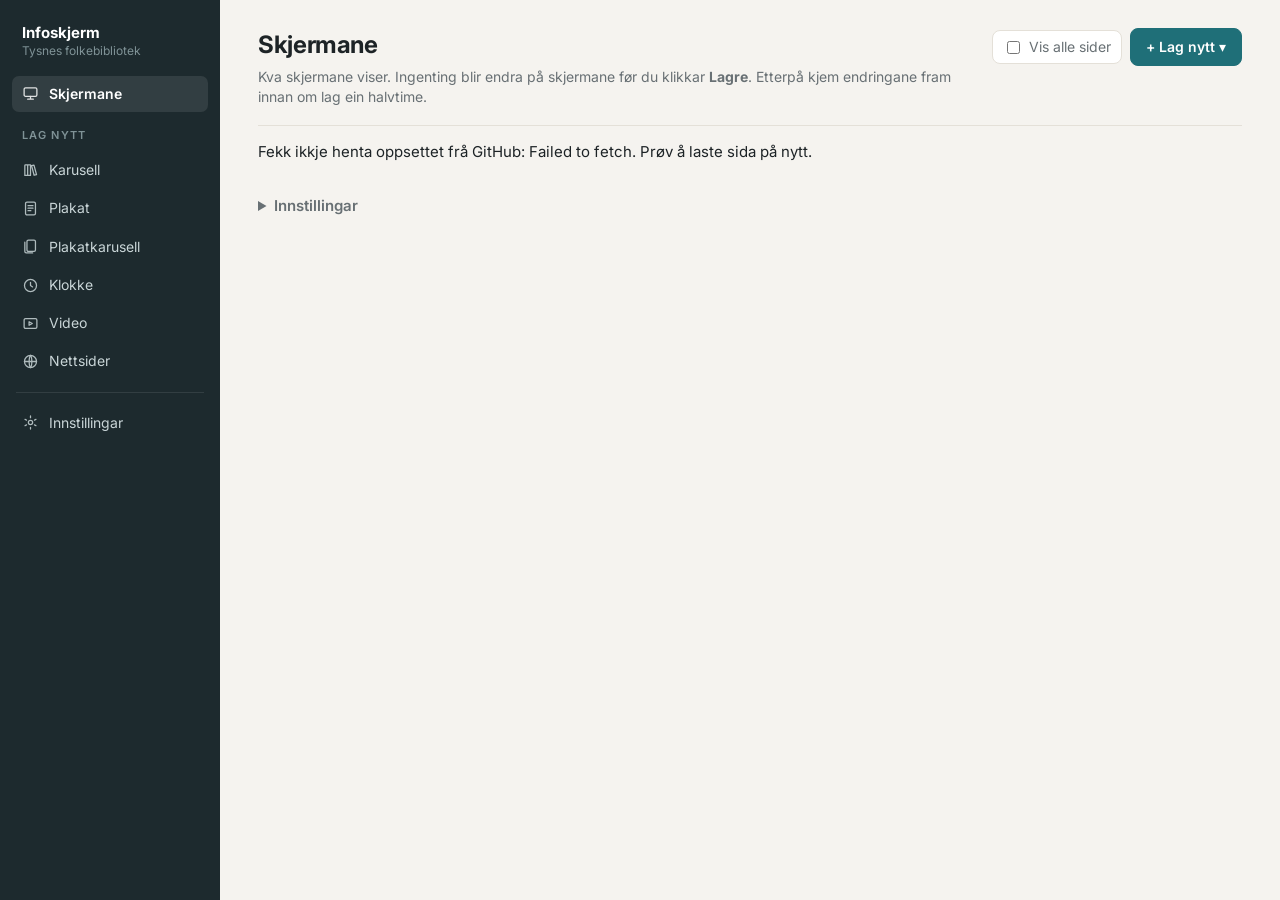
<file: oversikt.html>
<!doctype html>
<html lang="nn">
<head>
<meta charset="utf-8">
<meta name="viewport" content="width=device-width, initial-scale=1">
<meta name="robots" content="noindex, nofollow">
<!-- Gjer at sida kan leggjast på startskjermen på mobilen som ein app (sjå manifest.webmanifest) -->
<link rel="manifest" href="manifest.webmanifest">
<link rel="apple-touch-icon" href="ikon/apple-touch-icon.png">
<link rel="icon" href="ikon/ikon.svg" type="image/svg+xml">
<link rel="stylesheet" href="admin.css">
<meta name="apple-mobile-web-app-title" content="Infoskjerm">
<meta name="mobile-web-app-capable" content="yes">
<meta name="apple-mobile-web-app-capable" content="yes">
<meta name="theme-color" content="#1d2a2e" media="(prefers-color-scheme: light)">
<meta name="theme-color" content="#0f1416" media="(prefers-color-scheme: dark)">
<title>Infoskjermar – oversikt</title>
<style>
  /* Fargar og skrift kjem frå admin.css (felles for oversikta og byggjarane) */
  :root {
    --bg: var(--a-bg); --flate: var(--a-flate); --tekst: var(--a-tekst); --dempa: var(--a-dempa); --strek: var(--a-strek);
    --aksent: var(--a-aksent); --aksent-tekst: var(--a-aksent-tekst); --fokus: var(--a-fokus); --ok: var(--a-ok); --åtvar: var(--a-åtvar);
    --no-bg: var(--a-flate); --seinare-bg: var(--a-flate2);
  }
  * { box-sizing: border-box; }
  body { margin: 0; background: var(--bg); color: var(--tekst); font: 15px/1.45 var(--a-skrift); }
  main { max-width: 1040px; margin: 0 auto; padding: 28px 28px 110px; }
  @media (max-width: 600px) { main { padding: 18px 12px 110px; } }
  h1 { font-size: 24px; margin: 0; letter-spacing: -.015em; }
  .ingress { color: var(--dempa); margin: 4px 0 0; font-size: 14px; }
  .toppline { display: flex; justify-content: space-between; align-items: flex-start; gap: 12px; flex-wrap: wrap; margin-bottom: 18px; }
  .toppline > div:first-child { flex: 1 1 420px; }
  .toppline .knappar { display: flex; gap: 8px; align-items: center; flex-wrap: wrap; margin-left: auto; }
  .toppline .knapp { text-decoration: none; }
  .filter { font-size: 13.5px; color: var(--dempa); border: 1px solid var(--strek); background: var(--flate); border-radius: 8px; padding: 6px 10px; cursor: pointer; }
  /* Faner: éin skjerm om gongen */
  .faner { display: flex; gap: 2px; border-bottom: 1px solid var(--strek); margin-bottom: 14px; overflow-x: auto; }
  .faner button { font: inherit; font-size: 14.5px; font-weight: 500; color: var(--dempa); background: none; border: 0; border-bottom: 2px solid transparent;
    border-radius: 0; padding: 10px 14px; margin-bottom: -1px; white-space: nowrap; cursor: pointer; }
  .faner button:hover { color: var(--tekst); }
  .faner button[aria-selected="true"] { color: var(--tekst); font-weight: 600; border-bottom-color: var(--aksent); }
  .faner .tal { display: inline-block; margin-left: 7px; font-size: 12px; font-weight: 500; color: var(--dempa); background: color-mix(in srgb, var(--tekst) 7%, transparent); border-radius: 99px; padding: 1px 7px; }
  .faner .kva { font-weight: 400; color: var(--dempa); }
  .faner button.slipp-her { background: var(--a-aksent-lys); border-radius: 8px 8px 0 0; }
  @media (max-width: 600px) { .faner .kva { display: none; } .faner button { flex: 1; } }
  .skjermar { display: block; }
  .skjerm { display: none; }
  .skjerm.aktiv { display: block; }
  .skjerm .hovud { display: flex; align-items: center; gap: 8px; margin: 0 0 10px; }
  .skjerm .hovud h2 { flex: 1; min-width: 0; font-size: 13px; font-weight: 500; color: var(--dempa); margin: 0; }
  .skjerm .hovud button { font-size: 12.5px; padding: 3px 9px; }
  .skjerm .kva { display: none; }
  .namnskjema { margin-bottom: 12px; display: grid; gap: 8px; background: var(--flate); border: 1px solid var(--strek); border-radius: 10px; padding: 12px 14px; }
  .namnskjema label { font-size: 13px; font-weight: 600; display: block; margin-bottom: 3px; }
  .namnskjema input { width: 100%; font: inherit; padding: 7px 9px; border: 1px solid var(--strek); border-radius: 8px; background: var(--flate); color: var(--tekst); }
  .namnskjema .knappar { display: flex; gap: 6px; flex-wrap: wrap; }
  /* Lista: rolege liner i éin boks */
  ol.sider { list-style: none; padding: 0; margin: 0; background: var(--flate); border: 1px solid var(--strek); border-radius: 12px; }
  .side:first-child, .side:first-child .linje { border-radius: 11px 11px 0 0; }
  .side:last-child, .side:last-child .linje:last-child, .side:last-child .skjema { border-radius: 0 0 11px 11px; }
  .side:only-child, .side:only-child .linje:only-child { border-radius: 11px; }
  ol.sider:empty { min-height: 54px; border-style: dashed; background: transparent; }
  .side { border-top: 1px solid var(--strek); background: var(--flate); }
  .side:first-child { border-top: 0; }
  .side .linje { display: grid; grid-template-columns: 16px 34px minmax(0, 1fr) minmax(0, 190px) 128px 116px; gap: 12px; align-items: center; padding: 10px 12px 10px 8px; cursor: pointer; }
  .side .linje:hover { background: var(--a-flate2); }
  .side.open .linje { background: var(--a-flate2); }
  .grep { color: var(--a-av); opacity: .7; cursor: grab; display: grid; place-items: center; }
  .grep svg { width: 14px; height: 14px; }
  .typeikon { width: 34px; height: 34px; border-radius: 8px; display: grid; place-items: center; background: var(--a-aksent-lys); color: var(--aksent); }
  .typeikon svg { width: 18px; height: 18px; }
  .side .namn { font-weight: 600; overflow: hidden; text-overflow: ellipsis; white-space: nowrap; }
  .side .type { font-size: 13px; color: var(--dempa); overflow: hidden; text-overflow: ellipsis; white-space: nowrap; }
  .side .naar { font-size: 13px; color: var(--dempa); line-height: 1.35; display: -webkit-box; -webkit-line-clamp: 3; -webkit-box-orient: vertical; overflow: hidden; }
  .side .naar .prio { display: block; font-size: 12px; }
  .side .detaljar.merknad { font-size: 12.5px; color: var(--dempa); font-style: italic; padding: 0 14px 10px 70px; margin-top: -4px; }
  .statusprikk { display: inline-flex; align-items: center; gap: 7px; font-size: 13px; white-space: nowrap; }
  .statusprikk i { width: 8px; height: 8px; border-radius: 50%; flex: none; background: var(--a-av); }
  .statusprikk.no i { background: var(--a-ok); box-shadow: 0 0 0 3px color-mix(in srgb, var(--a-ok) 18%, transparent); }
  .statusprikk.snart i { background: var(--a-snart); }
  .statusprikk.ikkje, .statusprikk.av { color: var(--dempa); }
  .handling { display: flex; gap: 4px; align-items: center; justify-content: flex-end; }
  .handling button { padding: 5px 9px; }
  .meirknapp { font-size: 17px !important; line-height: 1; padding: 4px 9px 8px !important; letter-spacing: 1px; }
  .meirmeny { position: absolute; right: 0; top: calc(100% + 4px); z-index: 30; min-width: 190px; padding: 5px; background: var(--flate);
    border: 1px solid var(--strek); border-radius: 10px; box-shadow: 0 12px 30px rgba(0,0,0,.16); display: flex; flex-direction: column; }
  .meirmeny button { border: 0; text-align: left; padding: 7px 10px; font-size: 14px; background: none; }
  .meirmeny button:hover:not(:disabled) { background: var(--bg); }
  .meirmeny hr { border: 0; border-top: 1px solid var(--strek); margin: 4px 2px; }
  .meirboks { position: relative; }
  .meirmeny[hidden] { display: none; }
  .side .mobilnaar { display: none; font-size: 12.5px; color: var(--dempa); }
  @media (max-width: 700px) {
    .side .linje { grid-template-columns: 34px minmax(0, 1fr) auto auto; gap: 10px; padding: 10px; }
    .side .linje .grep, .side .linje .naar { display: none; }
    .side .linje .statusprikk span { display: none; }
    .side .linje .handling > button { display: none; }
    .side .mobilnaar { display: block; }
    .side .detaljar.merknad { padding-left: 54px; }
  }
  .gøymde { font-size: 13px; color: var(--dempa); margin: 10px 2px 0; }
  .gøymde button { font: inherit; font-size: 13px; color: inherit; background: none; border: 0; padding: 0; text-decoration: underline; cursor: pointer; }
  .side[draggable=true] .grep { cursor: grab; }
  .side.drar { opacity: .4; }
  .side.slipp-før { box-shadow: inset 0 3px 0 var(--aksent); }
  .side.slipp-etter { box-shadow: inset 0 -3px 0 var(--aksent); }
  .sider.slipp-her, .avgruppe.slipp-her, .avslipp.slipp-her { outline: 2px dashed var(--aksent); outline-offset: 4px; border-radius: 12px; }
  .sider { min-height: 24px; }
  .avslipp { display: none; margin-top: 12px; font-size: 12.5px; color: var(--dempa); text-align: center; padding: 10px; border-radius: 10px; border: 1px dashed var(--strek); }
  body.drar-no .avslipp { display: block; }
  .side.av .namn, .side.av .typeikon { opacity: .65; }
  .avgruppe { margin-top: 22px; }
  .avgruppe summary { cursor: pointer; font-size: 13px; font-weight: 600; color: var(--dempa); padding: 4px 2px; }
  .avgruppe .sider { margin-top: 8px; }
  button.publiser { background: var(--aksent); color: var(--aksent-tekst); border-color: var(--aksent); font-weight: 600; }
  button.fare { color: var(--åtvar); border-color: color-mix(in srgb, var(--åtvar) 45%, var(--strek)); }
  button.fare:hover { background: color-mix(in srgb, var(--åtvar) 12%, transparent); }
  .merke { font-size: 12px; padding: 2px 8px; border-radius: 99px; white-space: nowrap; }
  .merke.ikkje { background: color-mix(in srgb, var(--tekst) 8%, transparent); color: var(--dempa); }
  .skjema .knappar.fleire { margin-top: 0; padding-top: 12px; border-top: 1px solid var(--strek); }
  .knappar { display: flex; gap: 6px; flex-wrap: wrap; }
  button, .knapp { font: inherit; font-size: 13.5px; font-weight: 500; padding: 6px 11px; border-radius: 8px; border: 1px solid var(--strek);
    background: var(--flate); color: var(--tekst); cursor: pointer; text-decoration: none; display: inline-block; }
  button:hover:not(:disabled), .knapp:hover { border-color: color-mix(in srgb, var(--dempa) 45%, var(--strek)); }
  button.hoved, .knapp.hoved { background: var(--aksent); color: var(--aksent-tekst); border-color: var(--aksent); font-weight: 600; font-size: 14px; padding: 8px 15px; }
  button.hoved:hover:not(:disabled), .knapp.hoved:hover { filter: brightness(1.08); border-color: var(--aksent); }
  button:disabled { opacity: .45; cursor: not-allowed; }
  button:focus-visible, input:focus-visible, select:focus-visible, summary:focus-visible { outline: 2px solid var(--fokus); outline-offset: 1px; }
  .leggtil { margin-top: 10px; width: 100%; border-style: dashed; padding: 8px; }
  /* Skjema for éi side */
  .skjema { padding: 16px 18px 18px; border-top: 1px solid var(--strek); background: var(--a-flate2); display: grid; gap: 12px; }
  .nyside { margin-top: 14px; background: var(--flate); border: 1px solid var(--aksent); border-radius: 12px; overflow: hidden; }
  .nyside > .skjema { border-top: 0; }
  .nyside .nytittel { padding: 12px 18px 0; font-weight: 600; background: var(--a-flate2); }
  .skjema label { font-size: 13px; font-weight: 600; display: block; margin-bottom: 3px; }
  .skjema select, .skjema input[type=text], .skjema input[type=url], .skjema input[type=number], .skjema input[type=date], .skjema input[type=time] {
    width: 100%; font: inherit; padding: 6px 8px; border: 1px solid var(--strek); border-radius: 7px; background: var(--flate); color: var(--tekst); }
  .rad { display: grid; grid-template-columns: 1fr 1fr; gap: 10px; }
  .dagar { display: flex; flex-wrap: wrap; gap: 4px 12px; font-size: 14px; }
  .dagar label { font-weight: 400; display: inline-flex; gap: 4px; align-items: center; margin: 0; }
  .hjelp { font-size: 12.5px; color: var(--dempa); }
  /* Hjelpetekst bak eit «?»: trykk for å vise, trykk igjen for å lukke */
  .hjelpknapp { margin-top: 4px; }
  .hjelpknapp > summary { list-style: none; display: inline-flex; align-items: center; justify-content: center;
    width: 22px; height: 22px; border-radius: 50%; border: 1px solid var(--strek); color: var(--dempa);
    font-size: 12.5px; font-weight: 700; line-height: 1; cursor: pointer; user-select: none; }
  .hjelpknapp > summary::-webkit-details-marker { display: none; }
  .hjelpknapp > summary::marker { content: ""; }
  .hjelpknapp > summary:hover, .hjelpknapp[open] > summary { color: var(--aksent); border-color: var(--aksent); }
  .hjelpknapp > .hjelp { margin-top: 4px; }
  .val { display: inline-flex; gap: 6px; align-items: center; font-size: 14px; font-weight: 400 !important; }
  /* Plakatkarusell: lista over plakatane i skjemaet */
  .pk { border: 1px solid var(--strek); border-radius: 10px; padding: 10px; background: var(--flate); display: grid; gap: 8px; }
  .pk ol { margin: 0; padding: 0; list-style: none; display: grid; gap: 6px; counter-reset: pk; }
  .pk li { display: grid; gap: 6px; border: 1px solid var(--strek); border-radius: 8px; padding: 4px 6px; background: var(--seinare-bg); }
  .pk li .plinje { display: flex; align-items: center; gap: 4px; min-width: 0; }
  .pk li .plinje::before { counter-increment: pk; content: counter(pk) "."; color: var(--dempa); font-size: 13px; margin-right: 2px; }
  .pk li .pnamn { flex: 1; min-width: 0; text-align: left; background: none; border: 0; padding: 4px 2px; cursor: pointer;
    font: inherit; font-weight: 600; color: inherit; overflow: hidden; text-overflow: ellipsis; white-space: nowrap; }
  .pk li .pnamn:hover { color: var(--aksent); }
  .pk li .pil { padding: 0 6px; font-size: 12px; line-height: 20px; min-width: 0; color: var(--dempa); }
  .pk li .pknappar { display: flex; flex-wrap: wrap; gap: 6px; align-items: center; padding: 2px 0 4px 20px; }
  .pk li .pknappar button { padding: 3px 8px; font-size: 12.5px; }
  .pk li .pknappar input[type=date] { width: auto; padding: 2px 6px; font-size: 12.5px; }
  .pk li.ute { opacity: .6; }
  /* Berre éin plakat: éi enkel linje utan nummer og ramme */
  .pk ol.einsleg li { border: 0; background: none; padding: 0; }
  .pk .einslinje { display: flex; flex-wrap: wrap; gap: 8px; align-items: center; min-width: 0; }
  .pk .einslinje .pnamn { flex: 1 1 12em; min-width: 0; font-weight: 600; overflow: hidden; text-overflow: ellipsis; white-space: nowrap; }
  .pk .einslinje button { padding: 3px 8px; font-size: 12.5px; }
  .pk .einslinje input[type=date] { width: auto; padding: 2px 6px; font-size: 12.5px; }
  .pk .tom { color: var(--dempa); font-size: 13px; font-style: italic; }
  .pk details summary { cursor: pointer; font-size: 13.5px; font-weight: 650; }
  .pk .velliste { display: grid; gap: 2px; margin: 6px 0; }
  .pk .velliste b { margin-top: 6px; }
  .pk .visval { display: grid; gap: 4px; margin-top: 6px; }
  .pk .døme { margin: 0; padding: 6px 8px; border-radius: 7px; background: var(--seinare-bg); }
  .pk .velliste label { font-weight: 400; display: flex; gap: 6px; align-items: center; font-size: 14px; margin: 0; }
  /* Botnlinje for lagring: syner berre når det er noko å seie eller lagre */
  .lagrelinje { position: fixed; left: 50%; bottom: 16px; transform: translate(-50%, 140%); width: min(1000px, calc(100% - 24px));
    background: var(--a-meny); color: #fff; border-radius: 12px; padding: 10px 12px 10px 18px; display: flex; gap: 10px; align-items: center; flex-wrap: wrap;
    box-shadow: 0 12px 34px rgba(0,0,0,.28); z-index: 35; transition: transform .2s ease, opacity .2s; opacity: 0; pointer-events: none; }
  .lagrelinje.synleg { transform: translate(-50%, 0); opacity: 1; pointer-events: auto; }
  @media (min-width: 901px) { .lagrelinje { left: calc(50% + var(--a-menybreidd) / 2); width: min(1000px, calc(100% - var(--a-menybreidd) - 48px)); } }
  .lagrelinje button { background: transparent; color: #fff; border-color: #ffffff40; }
  .lagrelinje button.hoved { background: #fff; color: var(--a-meny); border-color: #fff; }
  .lagrelinje button:disabled { opacity: .4; }
  .status { flex: 1; min-width: 180px; font-size: 14px; }
  .lagrelinje .status.feil { color: #ffb59c; }
  .lagrelinje .status.ok { color: #9ee0b4; }
  .status.feil { color: var(--åtvar); }
  .status.ok { color: var(--ok); }
  details.innstillingar { margin-top: 32px; }
  details.innstillingar > summary { cursor: pointer; font-weight: 600; color: var(--dempa); }
  details.innstillingar details.nokkel { margin-top: 12px; }
  details.nokkel { margin-top: 12px; background: var(--flate); border: 1px solid var(--strek); border-radius: 12px; padding: 14px 18px; }
  details.nokkel summary { cursor: pointer; font-weight: 600; }
  details.nokkel input { width: 100%; font: inherit; padding: 6px 8px; border: 1px solid var(--strek); border-radius: 7px; background: var(--bg); color: var(--tekst); margin: 6px 0; }
  details.nokkel ol { padding-left: 20px; }
  /* Førehandsvising i ståande skjermformat (1080 × 1920, skalert ned) */
  dialog.forevis { border: none; padding: 0; background: transparent; max-width: none; max-height: none; }
  dialog.forevis::backdrop { background: rgba(10,10,10,.82); }
  dialog.paaminning { border: 1px solid var(--strek); border-radius: 12px; background: var(--flate); color: var(--tekst); max-width: 440px; padding: 20px 22px; }
  dialog.paaminning::backdrop { background: rgba(10,10,10,.6); }
  dialog.paaminning h2 { margin: 0 0 8px; font-size: 18px; }
  dialog.paaminning p { margin: 0 0 16px; }
  dialog.paaminning .knappar { display: flex; flex-wrap: wrap; gap: 8px; justify-content: flex-end; }
  /* Video: vindauget frå «+ Lag nytt ▾» og boksen i skjemaet */
  dialog.videodialog { max-width: 560px; width: calc(100% - 32px); }
  dialog.videodialog .linje { display: flex; justify-content: space-between; align-items: center; margin-bottom: 8px; }
  dialog.videodialog .knappar { justify-content: flex-start; }
  .videoboks { display: grid; gap: 8px; }
  .videoboks input[type=file] { font: inherit; max-width: 100%; }
  .videoåtvar { border-left: 4px solid #d89a1c; background: var(--seinare-bg); padding: 8px 10px; border-radius: 6px; font-size: 14px; }
  .videoåtvar.stopp { border-left-color: var(--åtvar); }
  .videoåtvar p { margin: 0 0 6px; }
  .ffmpeg pre { white-space: pre-wrap; word-break: break-all; background: var(--bg); border: 1px solid var(--strek); border-radius: 6px; padding: 8px; font-size: 12.5px; margin: 6px 0; }
  .ffmpeg ul { margin: 6px 0 0; padding-left: 18px; }
  .ffmpeg code { font-size: 12.5px; }
  .forevis .linje { display: flex; gap: 10px; align-items: center; justify-content: space-between; color: #fff; margin-bottom: 8px; font-size: 14px; }
  .forevis .linje b { overflow: hidden; text-overflow: ellipsis; white-space: nowrap; }
  .forevis .linje span { display: flex; gap: 8px; flex-shrink: 0; }
  .forevis .ramme { overflow: hidden; border-radius: 10px; background: #000; box-shadow: 0 0 0 6px #222, 0 10px 40px rgba(0,0,0,.6); }
  .forevis iframe { width: 1080px; height: 1920px; border: 0; transform-origin: 0 0; display: block; background: #000; }
  /* Svartelista */
  details.svart summary .merke { margin-left: 6px; font-weight: 400; }
  .svartsok { display: flex; gap: 8px; margin: 10px 0 6px; flex-wrap: wrap; }
  .svartsok input { flex: 1 1 220px; margin: 0 !important; }
  details.nokkel h3 { font-size: 14px; margin: 18px 0 6px; }
  ul.bokliste { list-style: none; padding: 0; margin: 6px 0 0; display: flex; flex-direction: column; gap: 6px; }
  ul.bokliste li { display: flex; gap: 10px; align-items: center; border: 1px solid var(--strek); border-radius: 10px; padding: 6px 10px; background: var(--seinare-bg); }
  ul.bokliste img, ul.bokliste .utan { width: 34px; height: 50px; object-fit: cover; border-radius: 3px; flex-shrink: 0; background: var(--strek); }
  ul.bokliste .tekst { flex: 1; min-width: 0; display: flex; flex-direction: column; }
  ul.bokliste .tekst b { overflow: hidden; text-overflow: ellipsis; white-space: nowrap; }
  ul.bokliste .tekst span { font-size: 12.5px; color: var(--dempa); }
  ul.bokliste .tekst .grunn { font-style: italic; }
  ul.bokliste button { flex-shrink: 0; }
  code { font-size: 12.5px; background: var(--bg); padding: 1px 4px; border-radius: 4px; }
</style>
</head>
<body>
<main>
  <div class="toppline">
    <div><h1>Skjermane</h1>
    <p class="ingress">Kva skjermane viser. Ingenting blir endra på skjermane før du klikkar <b>Lagre</b>. Etterpå kjem endringane fram innan om lag ein halvtime.</p></div>
    <div class="knappar"><label class="val filter"><input type="checkbox" id="visalle"> Vis alle sider</label><span id="nyttmeny"></span></div>
  </div>
  <script src="navigasjon.js"></script>
  <div class="faner" id="faner" role="tablist"></div>

  <div class="skjermar" id="skjermar"><p>Hentar oppsettet …</p></div>

  <details class="innstillingar" id="innstillingar">
  <summary>Innstillingar</summary>
  <details class="nokkel svart" id="svartboks">
    <summary>Svartelista bøker <span class="merke ikkje" id="svarttal" hidden></span></summary>
    <details class="hjelpknapp"><summary title="Forklaring" aria-label="Forklaring">?</summary><p class="hjelp">Bøker på denne lista blir aldri viste på skjermane, til dømes fordi omslaget kan verke støytande. Kvar endring blir lagra med ein gong og kjem fram på skjermane innan om lag ein halvtime, ofte raskare. Krev nøkkelen nedanfor.</p></details>
    <div class="svartsok">
      <input type="search" id="svartsok" placeholder="Søk på tittel, forfattar eller tittelnummer" autocomplete="off">
      <button type="button" id="svartknapp">Søk</button>
    </div>
    <div class="svartsok">
      <input type="text" id="svartgrunn" placeholder="Grunn (valfritt), til dømes «støytande omslag»" autocomplete="off">
    </div>
    <p class="hjelp" id="svartstatus"></p>
    <ul class="bokliste" id="svarttreff"></ul>
    <h3>På lista</h3>
    <ul class="bokliste" id="svartliste"><li>Hentar lista …</li></ul>
  </details>

  <details class="nokkel" id="emneboks">
    <summary>Emneordlista og Forrige bok-indeksen</summary>
    <details class="hjelpknapp"><summary title="Forklaring" aria-label="Forklaring">?</summary><p class="hjelp">Forslaga i emne- og sjangerfelta i byggjaren kjem frå ei liste over alle emneord og sjangrar som er i bruk i avdelingane Vaksen og Born og unge. Appellfaktorar og merkelappar på karusellane kjem frå ein indeks over kva bøker hos oss som er skildra i Forrige bok. Knappen lagar begge på nytt. Gjer det ein gong iblant. Er listene meir enn to månader gamle, får du ei påminning når du opnar sida. Det tek nokre minutt og krev nøkkelen nedanfor.</p></details>
    <p id="emneinfo">Hentar informasjon om lista …</p>
    <p id="fbinfo"></p>
    <button type="button" id="emneknapp">Oppdater emneordlista og Forrige bok-indeksen</button>
    <p class="hjelp" id="emnestatus"></p>
  </details>

  <details class="nokkel" id="nokkelboks">
    <summary>Tilgangsnøkkel for å lagre</summary>
    <input type="password" id="nokkel" placeholder="github_pat_…" autocomplete="off">
    <button type="button" id="nokkellagre">Lagre nøkkel i nettlesaren</button>
    <button type="button" id="nokkelfjern">Gløym nøkkelen</button>
    <details class="hjelpknapp"><summary title="Forklaring" aria-label="Forklaring">?</summary><p class="hjelp">Alle kan sjå sida, men berre den som har ein tilgangsnøkkel kan lagre endringar. Nøkkelen blir lagra i denne nettlesaren.</p>
    <p class="hjelp">Slik lagar du ein nøkkel:</p>
    <ol class="hjelp">
      <li>Logg inn på GitHub som Tysnesfolkebibliotek og gå til <a href="https://github.com/settings/personal-access-tokens/new" target="_blank" rel="noopener">github.com/settings/personal-access-tokens/new</a>.</li>
      <li>Gje han eit namn, til dømes «Oversiktssida», og vel kor lenge han skal gjelde.</li>
      <li>Under <b>Repository access</b>: vel <b>Only select repositories</b> og <b>infoskjerm</b>.</li>
      <li>Under <b>Permissions → Repository permissions</b>: set <b>Contents</b> til <b>Read and write</b>.</li>
      <li>Klikk <b>Generate token</b>, kopier nøkkelen og lim han inn i feltet ovanfor.</li>
    </ol></details>
  </details>
  </details>

  <div class="lagrelinje" id="lagrelinje" role="status">
    <span class="status" id="status">Ingen endringar.</span>
    <button type="button" id="angre" disabled>Angre</button>
    <button type="button" class="hoved" id="lagre" disabled>Lagre</button>
  </div>
</main>

<dialog class="paaminning" id="paaminning">
  <h2>På tide å oppdatere listene</h2>
  <p id="paaminningtekst"></p>
  <div class="knappar">
    <button type="button" id="paaminningseinare">Minn meg på om ei veke</button>
    <button type="button" class="hoved" id="paaminningok" autofocus>Oppdater no</button>
  </div>
</dialog>

<dialog class="paaminning videodialog" id="videodialog">
  <div class="linje"><h2>Ny video</h2><button type="button" onclick="this.closest('dialog').close()">Lukk</button></div>
  <div id="videoinnhald"></div>
</dialog>

<dialog class="forevis" id="forevis">
  <div class="linje"><b id="forevisnamn"></b>
    <span><a class="knapp" id="forevisfane" target="_blank" rel="noopener">Opne i ny fane</a>
    <button type="button" id="forevislukk">Lukk</button></span></div>
  <div class="ramme" id="forevisramme"><iframe id="forevisvindauge" title="Førehandsvising"></iframe></div>
</dialog>

<script src="plakatmal.js"></script>
<script>
// =========================================================================
// oversikt.html — viser og endrar oppsett.json for infoskjermane.
// Les fila gjennom GitHub sitt API (alltid ferskt) og lagrar med ein
// tilgangsnøkkel som berre gir skrivetilgang til repoet infoskjerm.
// =========================================================================

const REPO = "Tysnesfolkebibliotek/infoskjerm";
const FIL = "oppsett.json";
const API = `https://api.github.com/repos/${REPO}/contents/${FIL}`;
// «nøkkel» og «maskin» er tekniske og blir aldri endra herifrå. «namn» og «kva»
// er berre standardtekstar: eigne visingsnamn ligg i oppsett.json under
// «_skjermnamn», som berre denne sida les (skjermane les berre skjerm1/skjerm2).
const SKJERMAR = [
  { nøkkel: "skjerm1", maskin: "tysnes-infoskjerm", namn: "Skjerm 1", kva: "tysnes-infoskjerm, sakprosaavdelinga" },
  { nøkkel: "skjerm2", maskin: "tysnes-infoskjerm-2", namn: "Skjerm 2", kva: "tysnes-infoskjerm-2" },
];
const NAMN_NØKKEL = "_skjermnamn";
// Visingsnamn og skildring for ein skjerm (eigne om dei finst, elles standard)
function skjermInfo(lk) {
  const sk = SKJERMAR.find(x => x.nøkkel === skjermFor(lk));
  const eigne = (oppsett && oppsett[NAMN_NØKKEL] && oppsett[NAMN_NØKKEL][sk.nøkkel]) || {};
  return { ...sk, namn: (eigne.namn || "").trim() || sk.namn, kva: eigne.kva !== undefined ? eigne.kva : sk.kva };
}
let namnOpen = null;   // nøkkelen til skjermen der namneskjemaet er ope
const NØKKEL_LAGER = "infoskjerm-oversikt-nokkel";
const FORFATTAR = { name: "Tysnesfolkebibliotek", email: "Tysnesfolkebibliotek@users.noreply.github.com" };

let oppsett = null, original = "", sha = null, open = null;
let nyFørehand = null;   // utfylt skjema for ny side, når vi kjem frå byggjaren   // open = { skjerm, i } for skjemaet som er ope

const $ = id => document.getElementById(id);
const el = (tag, attr = {}, ...barn) => {
  const e = document.createElement(tag);
  for (const [k, v] of Object.entries(attr)) {
    if (k === "class") e.className = v; else if (k.startsWith("on")) e.addEventListener(k.slice(2), v);
    else if (v !== false && v != null) e.setAttribute(k, v === true ? "" : v);
  }
  e.append(...barn.filter(b => b != null));
  return e;
};

// ---- Tidsstyring: same reglar som rotasjon.html -------------------------
const DAGAR = ["søn", "man", "tys", "ons", "tor", "fre", "lør"];
const VEKEDAGAR = ["man", "tys", "ons", "tor", "fre", "lør", "søn"];
const dagnr = d => DAGAR.indexOf(String(d).trim().toLowerCase().slice(0, 3).replace("tir", "tys").replace("lau", "lør").replace("sun", "søn"));
function iPeriode(periode, no) {
  const [frå, til] = String(periode).split("/").map(x => x.trim());
  if (!frå || !til) return true;
  if (/^\d{4}-/.test(frå)) {
    const lokal = new Date(no.getTime() - no.getTimezoneOffset() * 60000).toISOString().slice(0, 10);
    return lokal >= frå && lokal <= til;
  }
  const md = String(no.getMonth() + 1).padStart(2, "0") + "-" + String(no.getDate()).padStart(2, "0");
  return frå <= til ? (md >= frå && md <= til) : (md >= frå || md <= til);
}
function påDag(dagar, no) {
  const idag = no.getDay();
  return String(dagar).split(",").some(del => {
    const [a, b] = del.split("-").map(dagnr);
    if (a < 0) return false;
    if (b === undefined || b < 0) return idag === a;
    return a <= b ? (idag >= a && idag <= b) : (idag >= a || idag <= b);
  });
}
function påTid(tid, no) {
  const [a, b] = String(tid).split("-").map(t => { const [h, m] = t.trim().split(":").map(Number); return h * 60 + (m || 0); });
  const min = no.getHours() * 60 + no.getMinutes();
  if (isNaN(a) || isNaN(b)) return true;
  return a <= b ? (min >= a && min < b) : (min >= a || min < b);
}
const tidsstyrt = s => s.periode || s.dagar || s.tid;
const gjeld = (s, no = new Date()) => (!s.periode || iPeriode(s.periode, no)) && (!s.dagar || påDag(s.dagar, no)) && (!s.tid || påTid(s.tid, no));
function aktuelle(sider) {
  const ut = sider.filter(s => gjeld(s));
  if (ut.length) return ut;
  const faste = sider.filter(s => !tidsstyrt(s));
  return faste.length ? faste : sider;
}

// ---- Når blir sida vist neste gong? -------------------------------------
// Gir { dagar, tid } (dagar = 0 i dag, 1 i morgon …), eller null om sida aldri
// blir vist att (eingongsperiode som er over). Ser opptil eitt år fram.
function nesteVising(s, no = new Date()) {
  const [a] = s.tid ? String(s.tid).split("-").map(x => { const [h, m] = x.trim().split(":").map(Number); return h * 60 + (m || 0); }) : [NaN];
  const min = no.getHours() * 60 + no.getMinutes();
  for (let k = 0; k <= 366; k++) {
    const dag = new Date(no.getFullYear(), no.getMonth(), no.getDate() + k, 12);
    if (s.periode && !iPeriode(s.periode, dag)) continue;
    if (s.dagar && !påDag(s.dagar, dag)) continue;
    if (!s.tid || isNaN(a)) return { dagar: k, tid: null, dato: dag };
    if (k > 0 || min < a) return { dagar: k, tid: String(s.tid).split("-")[0].trim(), dato: dag };
  }
  return null;
}
// Ein eingongsperiode (med årstal) som er over
const utgått = s => { const til = String(s.periode || "").split("/")[1]; return !!til && /^\d{4}-/.test(til.trim()) && til.trim() < idagTekst(); };
const KORT_DAG = ["Søn.", "Mån.", "Tys.", "Ons.", "Tors.", "Fre.", "Laur."];
// Merket på kvar side: { tekst, klasse, snart } – snart = blir vist innan sju dagar
function statusMerke(s, vist) {
  if (vist) return { tekst: "Vist no", klasse: "no", snart: true };
  const n = nesteVising(s);
  if (!n) return { tekst: "Avslutta", klasse: "ikkje", snart: false };
  const kl = n.tid ? " kl. " + n.tid : "";
  if (n.dagar === 0) return { tekst: n.tid ? "I dag frå kl. " + n.tid : "I dag", klasse: "snart", snart: true };
  if (n.dagar === 1) return { tekst: "I morgon" + kl, klasse: "snart", snart: true };
  if (n.dagar < 7) return { tekst: KORT_DAG[n.dato.getDay()] + kl, klasse: "snart", snart: true };
  return { tekst: `Neste: ${n.dato.getDate()}. ${MÅNAD[n.dato.getMonth()]}`, klasse: "ikkje", snart: false };
}

// ---- Lesbare tekstar ------------------------------------------------------
const MÅNAD = ["jan.", "feb.", "mars", "apr.", "mai", "juni", "juli", "aug.", "sep.", "okt.", "nov.", "des."];
function datoTekst(d) {
  const m = d.match(/^(?:(\d{4})-)?(\d{2})-(\d{2})$/);
  if (!m) return d;
  return `${Number(m[3])}. ${MÅNAD[Number(m[2]) - 1]}${m[1] ? " " + m[1] : ""}`;
}
function periodeTekst(p) {
  const [a, b] = String(p).split("/").map(x => x.trim());
  const kvartÅr = !/^\d{4}/.test(a);
  return `${datoTekst(a)}–${datoTekst(b)}${kvartÅr ? " kvart år" : ""}`;
}
function tidsTekst(s) {
  const deler = [];
  if (s.periode) deler.push(periodeTekst(s.periode));
  if (s.dagar) deler.push(s.dagar);
  if (s.tid) deler.push("kl. " + s.tid.replace("-", "–"));
  return deler.length ? deler.join(", ") : "Alltid";
}
// Prioritet: høg = mellom kvar side («mellom»), låg = annakvar runde («prioritet»: "låg")
const prioritet = s => s.mellom ? "hog" : s.prioritet === "låg" ? "lag" : "normal";
const PRIO_TEKST = { hog: "høg prioritet (mellom kvar side)", normal: "", lag: "låg prioritet (annakvar runde)" };
function typeTekst(s) {
  if (s.lokal) return "Lokal fil på skjermen";
  if (/tysnesbibliotek\.no\/.*kanal/.test(s.url || "")) return "Kanalside på tysnesbibliotek.no";
  if (erPlakatkarusell(s)) {
    const pk = lesPk(s.url), n = pk.plakatar.length;
    const ute = pk.plakatar.filter(h => tilDatoAv(h) && tilDatoAv(h) < idagTekst()).length;
    return `Plakatkarusell · ${n} ${n === 1 ? "plakat" : "plakatar"}${ute ? ` (${ute} ute på dato)` : ""}${s.mellom && pk.kvar === 2 ? " · to om gongen" : ""} · ${pk.sek} sek kvar`;
  }
  if (erVideo(s)) return `Video · ${String(lesVideo(s.url).fil).replace(/^video\//, "")}`;
  if (erPlakat(s)) {
    const p = new URLSearchParams((s.url.split("#")[1] || ""));
    if (/klokke\.html#/.test(s.url)) return plakatsideNamn("side=klokke&" + p.toString());
    return `Plakat${p.get("tema") ? ` · tema ${p.get("tema")}` : ""}`;
  }
  if (/github\.io\/infoskjerm/.test(s.url || "")) {
    const p = new URLSearchParams((s.url.split("#")[1] || ""));
    const tema = p.get("tema") ? ` · tema ${p.get("tema")}` : "";
    const visning = { rull: " · rulletekst", vifte: " · vifte", kalender: " · julekalender" }[p.get("visning")] || (p.get("kjelde") === "kalender" ? " · julekalender" : "");
    return `Karusell${tema}${visning}`;
  }
  return "Nettside";
}
// Lokale sider finst ikkje på nettet, unnateke lokalhistorie-sida (Beta),
// som kan førehandsvisast med testdataa i skjerm/lokalhistorie.js.
const adresse = s => s.lokal ? (/^lokalhistorie\.html/.test(s.lokal) ? "skjerm/" + s.lokal + "&forhand=1" : null) : s.url;

// ---- Samspel med karusellbyggjaren ---------------------------------------
const erKarusell = s => !s.lokal && /github\.io\/infoskjerm\/(index\.html)?#vis=1/.test(s.url || "");
// Plakatar frå plakatbyggjaren (plakat.html)
// Klokkesida blir òg laga i plakatbyggjaren (malen «Klokke, vêr og ferje»)
const erPlakat = s => !s.lokal && /github\.io\/infoskjerm\/(plakat|klokke)\.html#vis=1/.test(s.url || "");
// Plakatkarusellar (plakatkarusell.html): fleire plakatar etter tur på éi linje.
// Plakatane står i lenkja som «p=…» (alt etter # i plakatlenkja, utan vis=1).
// «til=ÅÅÅÅ-MM-DD» i ein plakat gjer at han ikkje blir vist etter den datoen.
const PK_ADRESSE = "https://tysnesfolkebibliotek.github.io/infoskjerm/plakatkarusell.html";
const erPlakatkarusell = s => !s.lokal && /github\.io\/infoskjerm\/plakatkarusell\.html#vis=1/.test(s.url || "");
// Video (video.html): «fil=video/<namn>.mp4» og «tema=…». Fila blir lasta opp frå
// vindauget «+ Lag nytt ▾» → Video. Sekunda på skjermen = lengda på videoen + litt
// (berre eit tak: video.html seier «ferdig» når videoen er slutt).
const VIDEO_ADRESSE = "https://tysnesfolkebibliotek.github.io/infoskjerm/video.html";
const erVideo = s => !s.lokal && /github\.io\/infoskjerm\/video\.html#vis=1/.test(s.url || "");
const lesVideo = url => { const p = new URLSearchParams(String(url || "").split("#")[1] || ""); return { fil: p.get("fil") || "", tema: p.get("tema") || "kveld" }; };
const lagVideo = v => VIDEO_ADRESSE + "#" + new URLSearchParams({ vis: "1", fil: v.fil, tema: v.tema }).toString();
function lesPk(url) {
  const p = new URLSearchParams(String(url || "").split("#")[1] || "");
  return { sek: Number(p.get("sek")) || 20, kvar: Math.max(0, Math.floor(Number(p.get("kvar")) || 0)), plakatar: p.getAll("p").filter(Boolean) };
}
function lagPk(pk) {
  const p = new URLSearchParams();
  p.set("vis", "1"); p.set("sek", String(pk.sek));
  if (pk.kvar) p.set("kvar", String(pk.kvar));
  for (const h of pk.plakatar) p.append("p", h);
  return PK_ADRESSE + "#" + p.toString();
}
// Frå ei plakatlenkje til det som står i karusellen, og tilbake
const plakatHash = url => { const p = new URLSearchParams(String(url).split("#")[1] || ""); p.delete("vis"); p.delete("forhand"); return p.toString(); };
const utanTil = h => { const p = new URLSearchParams(h); p.delete("til"); return p.toString(); };
const medTil = (h, til) => { const p = new URLSearchParams(h); if (til) p.set("til", til); else p.delete("til"); return p.toString(); };
const tilDatoAv = h => new URLSearchParams(h).get("til") || "";
const plakatNamn = h => { if (erArrangement(h)) return "Arrangement frå nettsida"; if (plakatside(h)) return plakatsideNamn(h); const p = new URLSearchParams(løys(h) || h); return p.get("overskrift") || p.get("overlinje") || (p.get("mal") ? "Mal: " + p.get("mal") : "(plakat utan overskrift)"); };
// Arrangement frå nettsida blir førehandsviste som ein liten plakatkarusell (8 sekund per arrangement)
const plakatUrl = h => erArrangement(h) ? PK_ADRESSE + "#" + new URLSearchParams({ vis: "1", sek: "8", p: utanTil(h) }) : "https://tysnesfolkebibliotek.github.io/infoskjerm/" + plakatAdresse(tenesteData, utanTil(h));
// Malane i plakatbyggjaren (tenester.json). Plakatar som blir lagde til frå ein
// mal, følgjer malen («mal=<id>&folg=1», sjå plakatmal.js).
let tenesteData = null;
const tenesterLasting = fetch("tenester.json?t=" + Date.now(), { cache: "no-store" })
  .then(r => r.ok ? r.json() : null).then(d => (tenesteData = d)).catch(() => null);
const løys = h => løysPlakat(tenesteData, h);
// Sekund på skjermen for ein plakatkarusell: tal plakatar som ikkje er ute på dato × sekund per plakat
// Med «plakatar per gong» (kvar): så mange plakatar, men ikkje fleire enn det finst
// Arrangement frå nettsida blir rekna som ARR_TAL plakatar (det høgste). Er det færre,
// seier karusellen «ferdig» tidlegare, så skjermen går vidare med ein gong.
const pkPlassar = h => erArrangement(h) ? ARR_TAL : 1;
const pkAktive = pk => pk.plakatar.filter(h => !tilDatoAv(h) || tilDatoAv(h) >= idagTekst()).reduce((n, h) => n + pkPlassar(h), 0);
const pkPerGong = pk => pk.kvar ? Math.min(pk.kvar, pkAktive(pk)) : pkAktive(pk);
const pkSekund = pk => Math.max(5, pkPerGong(pk) * pk.sek);
// Alle plakatane som finst i oppsettet: eigne linjer og plakatar i karusellar
function allePlakatar() {
  const ut = [], sett = new Set();
  const legg = (namn, h) => { const k = utanTil(h); if (!sett.has(k)) { sett.add(k); ut.push({ namn, hash: k }); } };
  for (const [k, l] of Object.entries(oppsett || {})) {
    if (k.startsWith("_") || !Array.isArray(l)) continue;
    for (const s of l) {
      if (erPlakat(s)) legg(s.namn || plakatNamn(plakatHash(s.url)), plakatHash(s.url));
      if (erPlakatkarusell(s)) for (const h of lesPk(s.url).plakatar) if (!erArrangement(h)) legg(plakatNamn(h), h);
    }
  }
  return ut;
}
// Julekalenderen styrer lengda sjølv: sekunda i oppsettet er berre eit tak
const erKalender = s => {
  if (!erKarusell(s)) return false;
  const p = new URLSearchParams((s.url.split("#")[1]) || "");
  return p.get("kjelde") === "kalender" || (p.get("kjelde") === "utval" && p.get("visning") === "kalender");
};
const detaljTekst = s => `${typeTekst(s)} · ${erKalender(s) ? "maks " : ""}${s.sekund} sek · ${tidsTekst(s)}${PRIO_TEKST[prioritet(s)] ? " · " + PRIO_TEKST[prioritet(s)] : ""}`;
const kalenderMerknad = s => erKalender(s) ? el("div", { class: "detaljar merknad" },
  "Julekalender: går vidare til neste side når dagens luke og opptil 5 eldre luker er viste, om lag 2 minutt. Sekunda er berre eit tak.") : null;
// Opnar karusellen i byggjaren (utan vis=1), med beskjed om kvar han skal tilbake
function tilByggjaren(s, skjerm, i) {
  const [, hash = ""] = s.url.split("#");
  const p = new URLSearchParams(hash);
  p.delete("vis");
  if (/klokke\.html#/.test(s.url) && !p.has("side")) p.set("side", "klokke");
  p.set("retur", `${skjerm}:${i}`);
  p.set("returnamn", s.namn || "");
  return (erPlakat(s) ? "plakat.html#" : "index.html#") + p.toString();
}
// Når byggjaren sender oss hit: «#skjerm=…&url=…» (ny side) eller «…&endre=3» (endre side 3)
function fråByggjaren() {
  const p = new URLSearchParams(location.hash.slice(1));
  if (!p.has("url") || !p.has("skjerm")) return;
  history.replaceState(null, "", location.pathname + location.search);
  const skjerm = p.get("skjerm"), url = p.get("url");
  if (!oppsett[skjerm]) return;
  // Første plakat i ein ny plakatkarusell
  if (p.get("endre") === "ny" && p.get("plakat") === "ny") {
    const namn = p.get("namn") || "Plakatar";
    oppsett[skjerm].push({ namn, url: lagPk({ sek: 20, plakatar: [plakatHash(url)] }), sekund: 20 });
    open = { lk: skjerm, i: oppsett[skjerm].length - 1 }; teikn();
    oppdaterStatus(`Plakatkarusellen «${namn}» er lagd til nedst med den nye plakaten. Klikk Lagre, så kan du leggje til fleire.`);
    return;
  }
  if (p.has("endre")) {
    const l = oppsett[skjerm], i = Number(p.get("endre")), namn = p.get("namn") || "";
    // Har lista endra seg sidan byggjaren vart opna, finn vi sida på namnet
    const j = l[i] && (!namn || l[i].namn === namn) ? i : l.findIndex(x => x.namn === namn);
    if (j >= 0 && p.has("plakat") && erPlakatkarusell(l[j])) {
      const pk = lesPk(l[j].url), k = p.get("plakat"), h = plakatHash(url);
      if (k === "ny") pk.plakatar.push(h);
      else if (pk.plakatar[Number(k)] !== undefined) pk.plakatar[Number(k)] = medTil(h, tilDatoAv(pk.plakatar[Number(k)]));
      l[j].url = lagPk(pk);
      l[j].sekund = pkSekund(pk);
      open = { lk: skjerm, i: j }; teikn();
      oppdaterStatus(k === "ny" ? `Den nye plakaten er lagd til nedst i «${l[j].namn}». Sjå over og klikk Lagre.`
        : `Plakaten i «${l[j].namn}» er oppdatert frå plakatbyggjaren. Sjå over og klikk Lagre.`);
      return;
    }
    if (j >= 0) {
      l[j].url = url;
      open = { lk: skjerm, i: j }; teikn();
      oppdaterStatus(`«${l[j].namn}» er oppdatert frå byggjaren. Sjå over og klikk Lagre.`);
      return;
    }
  }
  nyFørehand = { namn: p.get("tittel") || "", url, sekund: Number(p.get("sekund")) || 180 };
  open = { lk: skjerm, i: -1 }; teikn();
  oppdaterStatus((/plakat\.html/.test(url) ? "Plakaten" : "Karusellen") + " frå byggjaren er fylt ut nedst på skjermen. Legg til tidspunkt om du vil, klikk «Legg til» og så Lagre nedst.");
  setTimeout(() => { const f = document.getElementById("f-namn"); if (f) { f.scrollIntoView({ block: "center" }); f.focus(); } }, 50);
}

// ---- Teikning ------------------------------------------------------------
// Avpubliserte sider ligg i ei eiga liste, til dømes «skjerm1_avpublisert».
// Skjermane les berre «skjerm1»/«skjerm2», så dei ser ikkje desse.
const AV = sk => sk + "_avpublisert";
const skjermFor = lk => lk.replace(/_avpublisert$/, "");
// Ei vanleg nettside (t.d. ein kanal på tysnesbibliotek.no), ikkje ei av våre eigne sider
const erNettside = s => !!s.nettside || (!!s.url && !/tysnesfolkebibliotek\.github\.io\/infoskjerm\//.test(s.url));
const erOpenFor = (lk, i) => open && open.lk === lk && open.i === i;

// Kva fane (skjerm) som er vald. Hugsa i nettlesaren.
const FANE_LAGER = "infoskjerm-oversikt-fane";
let aktivFane = (() => { try { return localStorage.getItem(FANE_LAGER) || "skjerm1"; } catch (e) { return "skjerm1"; } })();
// Skildringa utan maskinnamnet: «tysnes-infoskjerm, sakprosaavdelinga» → «sakprosaavdelinga»
const fanetekst = kva => String(kva || "").split(",").map(x => x.trim()).filter(x => x && !/^tysnes-infoskjerm/.test(x)).join(", ");
function velFane(lk) { if (open && skjermFor(open.lk) !== lk) open = null; aktivFane = lk; try { localStorage.setItem(FANE_LAGER, lk); } catch (e) {} teikn(); }

// Ikon for typen side (ikona kjem frå navigasjon.js)
function typeIkon(s) {
  const I = window.INFOSKJERM_IKON || {};
  const namn = s.lokal ? "lokal" : erPlakatkarusell(s) ? "plakatkarusell" : erVideo(s) ? "video"
    : /klokke\.html#|side=klokke/.test(s.url || "") ? "klokke" : erPlakat(s) ? "plakat" : erKarusell(s) ? "karusell" : "nettside";
  const sp = el("span", { class: "typeikon", "aria-hidden": "true" });
  sp.innerHTML = I[namn] || "";
  return sp;
}
const GREP = '<svg viewBox="0 0 14 14" fill="currentColor"><circle cx="4.5" cy="3" r="1.3"/><circle cx="9.5" cy="3" r="1.3"/><circle cx="4.5" cy="7" r="1.3"/><circle cx="9.5" cy="7" r="1.3"/><circle cx="4.5" cy="11" r="1.3"/><circle cx="9.5" cy="11" r="1.3"/></svg>';
// Kort tekst om kor lenge sida står: «3 min», «40 sek»
const lengdTekst = s => { const n = Number(s.sekund) || 0; return (erKalender(s) ? "maks " : "") + (n >= 120 && n % 60 === 0 ? n / 60 + " min" : n + " sek"); };

// «⋯»-menyen på kvar linje. Berre éin open om gongen.
let openMeir = null;
function meirMeny(val) {
  const boks = el("div", { class: "meirboks" });
  const knapp = el("button", { type: "button", class: "meirknapp", title: "Fleire val", "aria-haspopup": "menu", "aria-expanded": "false" }, "⋯");
  const meny = el("div", { class: "meirmeny", role: "menu", hidden: true });
  for (const v of val) {
    if (!v) continue;
    if (v === "-") { meny.append(el("hr")); continue; }
    meny.append(el("button", { type: "button", role: "menuitem", class: v.klasse || null, disabled: !!v.av,
      onclick: e => { e.stopPropagation(); lukkMeir(); v.gjer(); } }, v.tekst));
  }
  knapp.addEventListener("click", e => {
    e.stopPropagation();
    const var_open = !meny.hidden;
    lukkMeir();
    if (!var_open) { meny.hidden = false; knapp.setAttribute("aria-expanded", "true"); openMeir = { meny, knapp }; }
  });
  boks.append(knapp, meny);
  return boks;
}
function lukkMeir() { if (openMeir) { openMeir.meny.hidden = true; openMeir.knapp.setAttribute("aria-expanded", "false"); openMeir = null; } }
document.addEventListener("click", e => { if (openMeir && !openMeir.meny.parentNode.contains(e.target)) lukkMeir(); });
document.addEventListener("keydown", e => { if (e.key === "Escape") lukkMeir(); });

// Éi linje i lista. Klikk på linja opnar (eller lukkar) skjemaet.
function sideLinje(s, lk, i, { vist, merke, av, pos, synlege }) {
  const erOpen = erOpenFor(lk, i);
  const vekslar = () => { open = erOpen ? null : { lk, i }; teikn(); };
  const prio = PRIO_TEKST[prioritet(s)];
  const status = av ? { tekst: "Avpublisert", klasse: "av" } : merke;
  const grep = el("span", { class: "grep", title: "Dra for å flytte" }); grep.innerHTML = GREP;
  const linje = el("div", { class: "linje", onclick: e => { if (!e.target.closest("button, a, .meirboks")) vekslar(); } },
    grep,
    typeIkon(s),
    el("div", { class: "tekst" },
      el("div", { class: "namn", title: s.namn || "" }, s.namn || "(utan namn)"),
      el("div", { class: "type" }, `${typeTekst(s)} · ${lengdTekst(s)}`),
      el("div", { class: "mobilnaar" }, av ? "Avpublisert" : `${merke.tekst} · ${tidsTekst(s)}`)),
    el("div", { class: "naar", title: tidsTekst(s) + (prio ? " · " + prio : "") }, tidsTekst(s),
      prio ? el("span", { class: "prio" }, prioritet(s) === "hog" ? "Mellom kvar side" : "Annakvar runde") : null),
    el("span", { class: "statusprikk " + status.klasse }, el("i"), el("span", {}, status.tekst)),
    el("div", { class: "handling" },
      av ? el("button", { type: "button", class: "publiser", title: "Set sida tilbake på skjermen", onclick: () => publiser(lk, i) }, "Publiser")
         : el("button", { type: "button", onclick: vekslar }, erOpen ? "Lukk" : "Endre"),
      meirMeny([
        adresse(s) ? { tekst: "Førehandsvis", gjer: () => førehandsvis(s) } : null,
        av ? { tekst: erOpen ? "Lukk" : "Endre", gjer: vekslar } : null,
        av ? null : { tekst: "Flytt opp", av: pos === 0, gjer: () => flytt(lk, i, -1, synlege) },
        av ? null : { tekst: "Flytt ned", av: pos === synlege.length - 1, gjer: () => flytt(lk, i, 1, synlege) },
        ...SKJERMAR.filter(x => x.nøkkel !== skjermFor(lk)).map(x => ({ tekst: `Flytt til ${skjermInfo(x.nøkkel).namn}`, gjer: () => flyttSide({ lk, i }, { lk: av ? AV(x.nøkkel) : x.nøkkel }) })),
      ])));
  // På mobil: trykk på prikken/linja opnar òg skjemaet; ⋯ ligg i skjemaet (sjå fleireKnappar)
  return dra(el("li", { class: "side" + (vist ? " no" : "") + (av ? " av" : "") + (erOpen ? " open" : "") },
    linje, kalenderMerknad(s), erOpen ? skjema(s, lk, i) : null), lk, i);
}

function teikn() {
  lukkMeir();
  const boks = $("skjermar");
  boks.replaceChildren();
  // Er eit skjema ope, skal fana til den skjermen vere vald
  if (open) aktivFane = skjermFor(open.lk);
  if (!SKJERMAR.some(x => x.nøkkel === aktivFane)) aktivFane = SKJERMAR[0].nøkkel;
  const visAlle = $("visalle").checked;
  const faner = $("faner");
  faner.replaceChildren();
  for (const sk of SKJERMAR) {
    const lk = sk.nøkkel;
    const sider = oppsett[lk] || (oppsett[lk] = []);
    const avsider = oppsett[AV(lk)] || [];
    const no = new Set(aktuelle(sider));
    const info = skjermInfo(lk);
    // Fana. Ei side kan òg slippast på fana til den andre skjermen.
    const fane = el("button", { type: "button", role: "tab", "aria-selected": String(lk === aktivFane), onclick: () => velFane(lk) },
      info.namn, fanetekst(info.kva) ? el("span", { class: "kva" }, " · " + fanetekst(info.kva)) : null,
      el("span", { class: "tal" }, String(sider.filter(s => no.has(s)).length)));
    fane.title = `${info.namn}: ${sider.filter(s => no.has(s)).length} sider blir viste no`;
    slippMål(fane, lk);
    faner.append(fane);

    const liste = el("ol", { class: "sider" });
    const merke = sider.map(s => statusMerke(s, no.has(s)));
    const synlege = sider.map((s, i) => i).filter(i => visAlle || merke[i].snart || erOpenFor(lk, i));
    sider.forEach((s, i) => {
      if (!synlege.includes(i)) return;
      liste.append(sideLinje(s, lk, i, { vist: no.has(s), merke: merke[i], av: false, pos: synlege.indexOf(i), synlege }));
    });
    // Avpubliserte: samanfalda, men opne når ei av dei blir endra eller filteret er av
    let avgruppe = null;
    if (avsider.length) {
      const avliste = el("ol", { class: "sider" });
      avsider.forEach((s, i) => avliste.append(sideLinje(s, AV(lk), i, { vist: false, merke: null, av: true })));
      avgruppe = slippMål(el("details", { class: "avgruppe" }, el("summary", {}, `Avpubliserte (${avsider.length})`), avliste), AV(lk));
      avgruppe.open = visAlle || (open && open.lk === AV(lk)) || avOpne.has(lk);
      avgruppe.addEventListener("toggle", () => { if (avgruppe.open) avOpne.add(lk); else avOpne.delete(lk); });
    }
    const nyOpen = erOpenFor(lk, -1);
    // Er det ingen avpubliserte, kan ein likevel dra ei side hit for å avpublisere henne
    if (!avgruppe) avgruppe = slippMål(el("div", { class: "avslipp" }, "Dra ei side hit for å avpublisere henne"), AV(lk));
    slippMål(liste, lk);
    const gøymde = sider.length - synlege.length;
    boks.append(el("section", { class: "skjerm" + (lk === aktivFane ? " aktiv" : ""), role: "tabpanel" },
      ...skjermHovud(lk),
      liste,
      gøymde ? el("p", { class: "gøymde" }, `${gøymde} ${gøymde === 1 ? "side er gøymd" : "sider er gøymde"} fordi ${gøymde === 1 ? "ho" : "dei"} ikkje skal visast dei neste sju dagane. `,
        el("button", { type: "button", onclick: () => { $("visalle").checked = true; lagreFilter(); teikn(); } }, "Vis alle")) : null,
      // Nye sider kjem frå «+ Lag nytt ▾» øvst (eller frå byggjarane)
      nyOpen ? el("div", { class: "nyside" }, el("div", { class: "nytittel" }, "Ny side"), skjema(nyFørehand || { namn: "", url: "", sekund: 180 }, lk, -1)) : null,
      avgruppe));
  }
  oppdaterStatus();
}
const avOpne = new Set();

// ---- Visingsnamn for skjermane (berre for oversikta) ----------------------
function skjermHovud(lk) {
  const info = skjermInfo(lk);
  if (namnOpen !== lk) return [
    el("div", { class: "hovud" }, el("h2", {}, info.kva || info.namn),
      el("button", { type: "button", title: "Endre namnet og skildringa som blir viste her på oversikta", onclick: () => { namnOpen = lk; teikn(); setTimeout(() => $("n-namn").select(), 0); } }, "Endre namn"))];
  const bruk = () => {
    const namn = $("n-namn").value.trim(), kva = $("n-kva").value.trim();
    const alle = { ...(oppsett[NAMN_NØKKEL] || {}) };
    const ny = {};
    if (namn && namn !== info.nøkkel && namn !== SKJERMAR.find(x => x.nøkkel === lk).namn) ny.namn = namn;
    if (kva !== SKJERMAR.find(x => x.nøkkel === lk).kva) ny.kva = kva;
    if (Object.keys(ny).length) alle[lk] = ny; else delete alle[lk];
    settNamn(alle);
    namnOpen = null; teikn();
  };
  const tast = e => { if (e.key === "Enter") { e.preventDefault(); bruk(); } if (e.key === "Escape") { namnOpen = null; teikn(); } };
  const std = SKJERMAR.find(x => x.nøkkel === lk);
  return [el("div", { class: "namnskjema" },
    el("div", {}, el("label", { for: "n-namn" }, "Visingsnamn"),
      el("input", { type: "text", id: "n-namn", value: info.namn, placeholder: std.namn, onkeydown: tast })),
    el("div", {}, el("label", { for: "n-kva" }, "Skildring"),
      el("input", { type: "text", id: "n-kva", value: info.kva, placeholder: "Til dømes kvar skjermen står", onkeydown: tast })),
    el("details", { class: "hjelpknapp" }, el("summary", { title: "Forklaring", "aria-label": "Forklaring" }, "?"), el("p", { class: "hjelp" }, `Berre for denne oversikta. Skjermen heiter framleis «${std.maskin}» på nettverket og «${std.nøkkel}» i oppsettet, så SSH, Tailscale og det skjermen viser blir ikkje påverka.`)),
    el("div", { class: "knappar" },
      el("button", { type: "button", class: "publiser", onclick: bruk }, "Bruk"),
      el("button", { type: "button", onclick: () => { namnOpen = null; teikn(); } }, "Avbryt"),
      el("button", { type: "button", title: "Tilbake til standardnamnet", onclick: () => { $("n-namn").value = std.namn; $("n-kva").value = std.kva; } }, "Standard")))];
}
// Legg «_skjermnamn» rett etter «_forklaring» i fila, og fjern nøkkelen når han er tom
function settNamn(alle) {
  const tom = !Object.keys(alle).length;
  const ut = {};
  for (const k of Object.keys(oppsett)) {
    if (k === NAMN_NØKKEL) continue;
    ut[k] = oppsett[k];
    if (k === "_forklaring" && !tom) ut[NAMN_NØKKEL] = alle;
  }
  if (!tom && !(NAMN_NØKKEL in ut)) ut[NAMN_NØKKEL] = alle;
  oppsett = ut;
}

// ---- Flytting: med knapp eller ved å dra ----------------------------------
// fra = { lk, i }. til = { lk, før } der «før» er indeksen sida skal inn framfor
// (utan «før»: nedst). Avpubliserte lister får alltid sida nedst.
function flyttSide(fra, til) {
  const kjelde = oppsett[fra.lk];
  if (!kjelde || !kjelde[fra.i]) return;
  if (fra.lk === skjermFor(fra.lk) && til.lk !== fra.lk && kjelde.length <= 1)
    return oppdaterStatus("Minst éi side må vere publisert på kvar skjerm.", "feil");
  const mål = oppsett[til.lk] || (oppsett[til.lk] = []);
  let før = til.før ?? mål.length;
  const [side] = kjelde.splice(fra.i, 1);
  if (fra.lk === til.lk && fra.i < før) før--;          // lista vart eitt kortare framfor målet
  mål.splice(Math.max(0, Math.min(før, mål.length)), 0, side);
  for (const k of [fra.lk, til.lk]) if (k !== skjermFor(k) && !oppsett[k].length) delete oppsett[k];
  open = null; teikn();
  const namn = lk => (lk === skjermFor(lk) ? "" : "avpubliserte på ") + skjermInfo(lk).namn;
  if (fra.lk !== til.lk) oppdaterStatus(`«${side.namn}» er flytta til ${namn(til.lk)}. Klikk Lagre.`);
}
let drege = null;   // { lk, i } for sida som blir dregen
function dra(li, lk, i) {
  li.draggable = true;
  li.addEventListener("dragstart", e => {
    if (e.target.closest("input, textarea, select")) return e.preventDefault();
    drege = { lk, i }; li.classList.add("drar"); document.body.classList.add("drar-no");
    e.dataTransfer.effectAllowed = "move"; e.dataTransfer.setData("text/plain", "");
  });
  li.addEventListener("dragend", () => { drege = null; document.body.classList.remove("drar-no"); document.querySelectorAll(".drar, .slipp-før, .slipp-etter, .slipp-her").forEach(x => x.classList.remove("drar", "slipp-før", "slipp-etter", "slipp-her")); });
  // Slepp på ei anna side: inn framfor eller etter henne, etter kvar på sida musa er
  li.addEventListener("dragover", e => {
    if (!drege) return;
    e.preventDefault(); e.stopPropagation();
    const r = li.getBoundingClientRect();
    const etter = e.clientY > r.top + r.height / 2;
    li.classList.toggle("slipp-etter", etter); li.classList.toggle("slipp-før", !etter);
  });
  li.addEventListener("dragleave", () => li.classList.remove("slipp-før", "slipp-etter"));
  li.addEventListener("drop", e => {
    if (!drege) return;
    e.preventDefault(); e.stopPropagation();
    const etter = li.classList.contains("slipp-etter");
    const fra = drege; drege = null;
    flyttSide(fra, { lk, før: i + (etter ? 1 : 0) });
  });
  return li;
}
// Slepp på lista eller den avpubliserte delen: nedst
function slippMål(elem, lk) {
  elem.addEventListener("dragover", e => { if (!drege) return; e.preventDefault(); elem.classList.add("slipp-her"); });
  elem.addEventListener("dragleave", e => { if (!elem.contains(e.relatedTarget)) elem.classList.remove("slipp-her"); });
  elem.addEventListener("drop", e => { if (!drege) return; e.preventDefault(); const fra = drege; drege = null; flyttSide(fra, { lk }); });
  return elem;
}   // kva skjermar som har den avpubliserte lista open

// Sjeldnare handlingar ligg nedst i skjemaet (Endre), så linjene ikkje blir fulle av knappar
function fleireKnappar(s, lk, i) {
  if (i < 0) return null;
  const av = lk !== skjermFor(lk);
  return el("div", { class: "knappar fleire" },
    erKarusell(s) || erPlakat(s) ? el("button", { type: "button", title: `Opne ${erPlakat(s) ? "plakaten i plakatbyggjaren" : "karusellen i byggjaren"}. Du kjem tilbake hit etterpå.`, onclick: () => { location.href = tilByggjaren(s, lk, i); } }, erPlakat(s) ? "Endre plakaten i byggjaren" : "Endre bøkene og utsjånaden i byggjaren") : null,
    av ? null : el("button", { type: "button", title: "Ta sida av skjermen, men ta vare på henne", onclick: () => avpubliser(lk, i) }, "Avpubliser"),
    el("button", { type: "button", class: "fare", onclick: () => slett(lk, i) }, "Slett"));
}

// Ta ei side av skjermen (men ta vare på henne), og set henne tilbake
function avpubliser(lk, i) {
  const l = oppsett[lk];
  if (l.length <= 1) return oppdaterStatus("Minst éi side må vere publisert på kvar skjerm. Legg til ei anna side først.", "feil");
  const [side] = l.splice(i, 1);
  (oppsett[AV(lk)] || (oppsett[AV(lk)] = [])).push(side);
  open = null; teikn();
  oppdaterStatus(`«${side.namn}» er avpublisert. Klikk Lagre for å ta henne av skjermen.`);
}
function publiser(lk, i) {
  const al = oppsett[AV(lk)];
  const [side] = al.splice(i, 1);
  if (!al.length) delete oppsett[AV(lk)];
  oppsett[lk].push(side);
  open = null; teikn();
  oppdaterStatus(`«${side.namn}» er publisert att, nedst i lista. Klikk Lagre for å setje henne på skjermen.`);
}

// Skjema for å endre eller leggje til éi side
function skjema(s, lk, i) {
  const periode = String(s.periode || "").split("/").map(x => x.trim());
  const kvartÅr = !s.periode || !/^\d{4}/.test(periode[0]);
  const tilDato = (d, år) => !d ? "" : /^\d{4}/.test(d) ? d : `${år}-${d}`;
  const iÅr = new Date().getFullYear();
  const dagarValde = new Set();
  if (s.dagar) for (let d = 0; d < 7; d++) if (påDag(s.dagar, new Date(2026, 0, 4 + d))) dagarValde.add(DAGAR[new Date(2026, 0, 4 + d).getDay()]);
  const [tidFrå, tidTil] = String(s.tid || "").split("-").map(x => x.trim());

  const f = el("div", { class: "skjema" },
    el("div", { class: "rad" },
      el("div", {}, el("label", { for: "f-namn" }, "Namn (blir ikkje vist på skjermen)"),
        el("input", { type: "text", id: "f-namn", value: s.namn || "", placeholder: "Til dømes Vinterbøker" })),
      el("div", {}, el("label", { for: "f-skjerm" }, "Skjerm"),
        el("select", { id: "f-skjerm" }, ...SKJERMAR.map(x => { const o = new Option(skjermInfo(x.nøkkel).namn, x.nøkkel); o.selected = x.nøkkel === skjermFor(lk); return o; })))),
    erPlakatkarusell(s) ? pkBoks(s, lk, i) : null,
    erVideo(s) ? videoBoks(s, i) : null,
    // Lenkja blir berre vist for nettsider (t.d. kanalsider) og lokale filer; elles kjem ho frå byggjaren og ligg gøymd
    el("div", { hidden: !(s.lokal || erNettside(s)) }, el("label", { for: "f-url" }, s.lokal ? "Lokal fil" : "Adresse til nettsida"),
      el("input", { type: "url", id: "f-url", value: s.lokal || s.url || "", placeholder: "https://www.tysnesbibliotek.no/nn/kanal/1" })),
    el("div", { class: "rad" },
      // For plakatkarusellar og video blir sekunda rekna ut og viste i boksen over; feltet ligg gøymt og blir lagra som før
      el("div", { hidden: erPlakatkarusell(s) || erVideo(s) }, el("label", { for: "f-sek" }, erKalender(s) ? "Sekund på skjermen (maks, julekalenderen går vidare sjølv)" : erPlakatkarusell(s) ? "Sekund på skjermen (rekna ut)" : "Sekund på skjermen"),
        el("input", { type: "number", id: "f-sek", min: 5, max: 3600, value: erVideo(s) && !s.sekund ? "" : s.sekund || 180, readonly: erVideo(s) })),
      el("div", {}, el("label", { for: "f-prio" }, "Prioritet"),
        el("select", { id: "f-prio" },
          ...[["hog", "Høg"], ["normal", "Normal"], ["lag", "Låg"]]
            .map(([v, t]) => { const o = new Option(t, v); o.selected = v === prioritet(s); return o; }))),
      el("div", { hidden: !erNettside(s) }, el("label", {}, " "),
        el("label", { class: "val" }, el("input", { type: "checkbox", id: "f-frisk", checked: !!s.frisk }), "Last sida på nytt kvar gong"))),
    el("p", { class: "hjelp", id: "f-priohjelp" }),
    el("div", {}, el("label", {}, "Periode (tomt = heile året)"),
      el("div", { class: "rad" },
        el("input", { type: "date", id: "f-fra", value: tilDato(periode[0], iÅr), "aria-label": "Frå dato" }),
        el("input", { type: "date", id: "f-til", value: tilDato(periode[1], iÅr), "aria-label": "Til dato" })),
      el("label", { class: "val" }, el("input", { type: "checkbox", id: "f-kvartar", checked: kvartÅr }), "Gjenta kvart år")),
    el("div", {}, el("label", {}, "Dagar (ingen kryss = alle dagar)"),
      el("div", { class: "dagar" }, ...VEKEDAGAR.map(d => el("label", {}, el("input", { type: "checkbox", value: d, class: "f-dag", checked: dagarValde.has(d) }), d)))),
    el("div", {}, el("label", {}, "Klokkeslett (tomt = heile dagen)"),
      el("div", { class: "rad" },
        el("input", { type: "time", id: "f-tidfra", value: tidFrå || "", "aria-label": "Frå klokka" }),
        el("input", { type: "time", id: "f-tidtil", value: tidTil || "", "aria-label": "Til klokka" }))),
    el("p", { class: "hjelp", id: "f-feil" }),
    el("div", { class: "knappar" },
      // Legg endringa inn i lista og lagrar med ein gong (saman med ev. andre endringar som ventar)
      el("button", { type: "button", class: "hoved", onclick: () => lagreSkjema(f, s, lk, i) }, "Lagre"),
      el("button", { type: "button", onclick: () => { open = null; if ($("videodialog").open) $("videodialog").close(); teikn(); } }, "Avbryt")),
    fleireKnappar(s, lk, i));
  // Prioritet: kort forklaring, og 30 sekund som framlegg når ei vanleg side blir sett til høg
  {
    const prio = f.querySelector("#f-prio"), sekF = f.querySelector("#f-sek"), hj = f.querySelector("#f-priohjelp");
    const forklar = () => {
      hj.textContent = {
        hog: "Sida kjem fram mellom kvar av dei andre sidene, og står like lenge kvar gong. Passar for klokka og plakatar. Fleire sider med høg prioritet byter på.",
        normal: "Sida kjem éin gong per runde, på plassen sin i lista.",
        lag: "Sida kjem berre annakvar runde. Passar for karusellar du vil ha med, men sjeldnare.",
      }[prio.value];
    };
    prio.addEventListener("change", () => {
      if (prio.value === "hog" && !erPlakatkarusell(s) && !erVideo(s) && Number(sekF.value) > 60) {
        sekF.value = 30;
        forklar(); hj.textContent += " Sekunda er sette til 30, sidan sida no kjem ofte.";
      } else forklar();
    });
    forklar();
  }
  // «Gjenta kvart år» gjeld berre når det er vald ein periode: grå til begge datoane er fylte ut,
  // og får kryss av seg sjølv når periodefelta går frå tomme til utfylte
  {
    const frå = f.querySelector("#f-fra"), til = f.querySelector("#f-til"), kv = f.querySelector("#f-kvartar");
    let hadde = !!(frå.value && til.value);
    const oppdater = () => {
      const har = !!(frå.value && til.value);
      if (har && !hadde) kv.checked = true;
      if (!har) kv.checked = false;
      kv.disabled = !har;
      kv.parentElement.style.opacity = har ? "" : "0.45";
      kv.parentElement.title = har ? "" : "Vel frå- og til-dato først";
      hadde = har;
    };
    frå.addEventListener("input", oppdater);
    til.addEventListener("input", oppdater);
    if (!hadde) oppdater();
  }
  return f;
}

// Temaval for «Arrangement frå nettsida»: same tema på alle arrangementsplakatane.
// Tema med logo eller symbol øvst til høgre er skjulte, som i plakatbyggjaren.
function arrTemaval(h, ved) {
  const no = new URLSearchParams(h).get("tema") || ARR_STANDARDTEMA;
  const sel = el("select", {}, new Option(no, no));
  hentTema().then(() => {
    if (typeof TEMA_LISTE === "undefined") return;
    const harSymbol = t => t.logo || /--symbol-plass/.test(t.css || "");
    sel.replaceChildren(...TEMAGRUPPER.map(g => {
      const og = el("optgroup", { label: g });
      for (const t of TEMA_LISTE) if ((t.gruppe || "Faste") === g && !harSymbol(t)) og.append(new Option(t.namn, t.id));
      return og;
    }).filter(og => og.children.length));
    sel.value = no;
  });
  sel.addEventListener("change", () => { const p = new URLSearchParams(h); p.set("tema", sel.value); ved(p.toString()); });
  return el("label", { class: "val", title: "Same tema på alle arrangementsplakatane" }, "Tema", sel);
}

// Lista over plakatane i ein plakatkarusell, inni skjemaet. Endringane blir
// skrivne i lenkjefeltet (som er gøymt), og blir tekne i bruk med «Lagre» i skjemaet.
function pkBoks(s, lk, i) {
  const pk = lesPk(s.url);
  const liste = el("ol");
  const velliste = el("div", { class: "velliste" });
  const sek = el("input", { type: "number", id: "pk-sek", min: 5, max: 600, value: pk.sek });
  const runde = el("p", { class: "hjelp" });
  let openK = null;   // plakaten som har vala sine opne
  // Når plakatane blir viste, følgjer prioriteten i skjemaet. Bak kulissene: «mellom» på linja og «kvar» i lenkja.
  //   høg            → mellom kvar side, éin plakat kvar gong (mellom: ja, kvar: 1; 2 om det alt var sett)
  //   normal eller låg → alle plakatane samla, på plassen sin i lista (kvar: 0)
  const toFrå = s.mellom && pk.kvar === 2;
  let visVal = s.mellom ? (toFrå ? "2" : "1") : "samla";
  pk.kvar = visVal === "samla" ? 0 : Number(visVal);
  const døme = el("p", { class: "hjelp døme" });
  // Ein ny karusell blir oppretta når plakaten kjem tilbake frå byggjaren («…:ny:ny»)
  const lagret = !endra();
  const nyKnapp = el("button", { type: "button", disabled: !lagret,
    title: lagret ? "Opne plakatbyggjaren. Plakaten blir lagd til i denne karusellen når du kjem tilbake." : "Lagre oppsettet først, så du ikkje mistar endringane",
    onclick: () => {
      const f = finnSkjema();
      const namn = (f && f.querySelector("#f-namn").value.trim()) || s.namn || "Plakatar";
      const skjerm = i >= 0 ? lk : (f ? f.querySelector("#f-skjerm").value : lk);
      location.href = "plakat.html#" + new URLSearchParams({ retur: `${skjerm}:${i >= 0 ? i : "ny"}:ny`, returnamn: namn });
    } }, "+ Lag ny plakat");
  // Kryss = med i karusellen. Endringa skjer med ein gong.
  const vel = el("details", {}, el("summary", {}, "+ Legg til eller ta bort plakatar"), velliste,
    el("div", {}, nyKnapp, el("span", { class: "hjelp" }, lagret ? " Til dømes ei kunngjering." : " Lagre oppsettet først for å lage ein ny plakat.")));
  const visSamandrag = el("summary");
  const fleire = el("details", {}, visSamandrag,
    døme,
    el("div", { class: "rad" },
      el("div", {}, el("label", { for: "pk-sek" }, "Sekund per plakat"), sek),
      el("div", {}, el("label", {}, " "), runde)));
  const tittel = el("label", {}, "Plakatar i karusellen (trykk på ein plakat for fleire val)");
  const boks = el("div", { class: "pk" }, tittel, liste, vel, fleire);

  let skjemaRot = null;
  const finnSkjema = () => skjemaRot || (skjemaRot = boks.closest(".skjema"));
  function endre(fn) {
    const f = finnSkjema();
    const sekFelt = f && f.querySelector("#f-sek");
    fn();
    // Stod sekunda på skjermen til éin heil runde, følgjer dei med
    if (sekFelt) sekFelt.value = pkSekund(pk);
    teiknPk();
  }
  sek.addEventListener("change", () => endre(() => { pk.sek = Math.max(5, Number(sek.value) || 20); }));
  const datoKort = d => d ? `${Number(d.slice(8, 10))}.${Number(d.slice(5, 7))}.` : "";
  const flytt = (k, til) => endre(() => { pk.plakatar.splice(til, 0, ...pk.plakatar.splice(k, 1)); openK = null; });

  function teiknPk() {
    const f = finnSkjema();
    // Prioriteten i skjemaet avgjer korleis plakatane blir viste (sjå over)
    if (f && f.querySelector("#f-prio")) { visVal = f.querySelector("#f-prio").value === "hog" ? (toFrå ? "2" : "1") : "samla"; pk.kvar = visVal === "samla" ? 0 : Number(visVal); }
    if (f) f.querySelector("#f-url").value = lagPk(pk);
    const no = idagTekst();
    const n = pk.plakatar.length;
    // Knappen «Endre i byggjaren» (ikkje for arrangement og dei fleste eigne sider)
    const byggKnapp = (h, k, lagra) => erArrangement(h) || (plakatside(h) && new URLSearchParams(h).get("side") !== "klokke") ? null : el("button", { type: "button", disabled: !lagra,
      title: lagra ? (følgjerMal(h) ? "Opne plakaten i plakatbyggjaren. Etterpå følgjer han ikkje malen lenger." : "Opne plakaten i plakatbyggjaren. Du kjem tilbake hit etterpå.") : "Lagre oppsettet først, så du ikkje mistar endringane",
      onclick: () => { location.href = "plakat.html#" + utanTil(plakatside(h) ? h : løys(h)) + "&" + new URLSearchParams({ retur: `${lk}:${i}:${k}`, returnamn: s.namn || "" }); } }, "Endre i byggjaren");
    // Berre éin plakat: inga liste, ingen eigen Førehandsvis (knappen øvst viser det same),
    // og «Vis til» berre om han alt er sett (Periode nedanfor gjer same jobben).
    tittel.textContent = n === 1 ? "Plakat" : "Plakatar i karusellen (trykk på ein plakat for fleire val)";
    liste.classList.toggle("einsleg", n === 1);
    if (n === 1) {
      const h = pk.plakatar[0], til = tilDatoAv(h), lagra = i >= 0 && !endra();
      liste.replaceChildren(el("li", { class: til && til < no ? "ute" : "" },
        el("div", { class: "einslinje" },
          el("span", { class: "pnamn" }, plakatNamn(h)),
          byggKnapp(h, 0, lagra),
          erArrangement(h) ? arrTemaval(h, nyH => endre(() => { pk.plakatar[0] = nyH; })) : null,
          til ? el("label", { class: "val", title: "Plakaten blir ikkje vist etter denne datoen. Tomt = alltid." }, "Vis til",
            el("input", { type: "date", value: til, onchange: e => endre(() => { pk.plakatar[0] = medTil(h, e.target.value); }) })) : null),
        lagra ? null : el("span", { class: "hjelp" }, "Lagre først for å endre i byggjaren.")));
    } else
    liste.replaceChildren(...pk.plakatar.map((h, k) => {
      const til = tilDatoAv(h), ute = til && til < no;
      const lagra = i >= 0 && !endra();
      const erOpen = openK === k;
      const arr = erArrangement(h);
      const merknad = arr ? `dei neste ${ARR_TAL} arrangementa` : plakatside(h) ? "eiga side" : følgjerMal(h) ? "følgjer malen" : "eigen plakat";
      return el("li", { class: ute ? "ute" : "" },
        el("div", { class: "plinje" },
          el("button", { type: "button", class: "pnamn", "aria-expanded": String(erOpen),
            title: arr ? "Arrangementa blir henta frå tysnesbibliotek.no. Ein plakat forsvinn når arrangementet er over." : følgjerMal(h) ? "Teksten blir henta frå malen kvar gong, så endringar i malen kjem med av seg sjølv." : plakatside(h) ? "" : "Eigen plakat: teksten står i lenkja og blir ikkje endra om malen blir endra.",
            onclick: () => { openK = erOpen ? null : k; teiknPk(); } },
            (erOpen ? "▾ " : "▸ ") + plakatNamn(h),
            el("span", { class: "hjelp" }, `  · ${merknad}` + (til ? (ute ? " · ute på dato" : ` · til ${datoKort(til)}`) : ""))),
          n > 1 ? el("button", { type: "button", class: "pil", title: "Flytt opp", disabled: k === 0, onclick: () => flytt(k, k - 1) }, "↑") : null,
          n > 1 ? el("button", { type: "button", class: "pil", title: "Flytt ned", disabled: k === n - 1, onclick: () => flytt(k, k + 1) }, "↓") : null),
        erOpen ? el("div", { class: "pknappar" },
          el("button", { type: "button", onclick: () => førehandsvis({ namn: plakatNamn(h), url: plakatUrl(h) }) }, "Førehandsvis"),
          arr ? arrTemaval(h, nyH => endre(() => { pk.plakatar[k] = nyH; })) : null,
          byggKnapp(h, k, lagra),
          arr ? null : el("label", { class: "val", title: "Plakaten blir ikkje vist etter denne datoen. Tomt = alltid." }, "Vis til",
            el("input", { type: "date", value: til, onchange: e => endre(() => { pk.plakatar[k] = medTil(h, e.target.value); }) })),
          el("button", { type: "button", class: "fare", onclick: () => endre(() => { pk.plakatar.splice(k, 1); openK = null; }) }, "Fjern")) : null);
    }));
    if (!n) liste.append(el("li", { class: "tom" }, "Ingen plakatar enno. Kryss av nedanfor."));

    // Vallista: kryss = med i karusellen. Kvar rad veit korleis ho finn «sine» plakatar i lista.
    const sp = h => new URLSearchParams(h);
    const rad = (namn, høyrer, ny) => el("label", {}, el("input", { type: "checkbox", checked: pk.plakatar.some(høyrer),
      onchange: e => endre(() => { if (e.target.checked) pk.plakatar.push(ny); else pk.plakatar = pk.plakatar.filter(h => !høyrer(h)); openK = null; }) }), namn);
    const grupper = {};
    for (const tn of (tenesteData && tenesteData.tenester) || []) (grupper[tn.kategori || "Andre"] ||= []).push(tn);
    // Eigne plakatar: frå heile oppsettet og frå denne karusellen
    const eigne = new Map();
    for (const x of allePlakatar()) if (!følgjerMal(x.hash) && !plakatside(x.hash)) eigne.set(x.hash, x.namn);
    for (const h of pk.plakatar) if (!følgjerMal(h) && !plakatside(h) && !erArrangement(h) && !eigne.has(utanTil(h))) eigne.set(utanTil(h), plakatNamn(h));
    velliste.replaceChildren(
      ...(tenesteData ? [] : [el("span", { class: "hjelp" }, "Hentar malane …")]),
      ...Object.entries(grupper).flatMap(([g, l]) => [el("b", { class: "hjelp" }, g),
        ...l.map(tn => rad(tn.namn, h => følgjerMal(h) && sp(h).get("mal") === tn.id, new URLSearchParams({ mal: tn.id, folg: "1" }).toString()))]),
      // Klokka står ikkje lenger i plakatkarusellar: ho er ei eiga side med prioritet høg
      el("b", { class: "hjelp" }, "Frå nettsida"),
      rad(`Arrangement (dei neste ${ARR_TAL}, éin plakat kvar)`, erArrangement, new URLSearchParams({ arr: "nettside", tema: ARR_STANDARDTEMA }).toString()),
      ...(eigne.size ? [el("b", { class: "hjelp" }, "Plakatar du har laga"),
        ...[...eigne].map(([hash, namn]) => rad(namn, h => utanTil(h) === hash, hash))] : []));
    if (!n) vel.open = true;

    // Sekunda på skjermen blir alltid rekna ut: plakatar per gong (eller alle) × sekund per plakat
    const aktive = pkAktive(pk), gong = pkPerGong(pk);
    runde.textContent = aktive ? `${gong} ${gong === 1 ? "plakat" : "plakatar"} × ${pk.sek} sekund = ${gong * pk.sek} sekund på skjermen kvar gong.`
      + (aktive < pk.plakatar.reduce((x, h) => x + pkPlassar(h), 0) ? " Plakatar som er ute på dato, er ikkje rekna med." : "")
      + (pk.plakatar.some(erArrangement) ? ` Arrangementa er rekna som ${ARR_TAL}; er det færre, går skjermen vidare tidlegare.` : "") : "";
    const visTekst = { "1": "éin plakat mellom kvar side", "2": "to plakatar mellom kvar side", samla: "alle samla" }[visVal];
    visSamandrag.textContent = `Visning: ${visTekst}, ${pk.sek} sek per plakat`;
    // Døme med dei ekte sidene på skjermen, så det er lett å sjå kva valet gjer
    if (f && !f.dataset.pkLytt) { f.dataset.pkLytt = "1"; f.querySelector("#f-skjerm").addEventListener("change", teiknPk); f.querySelector("#f-prio").addEventListener("change", teiknPk); }
    const skjermLk = f ? f.querySelector("#f-skjerm").value : skjermFor(lk);
    const sider = aktuelle((oppsett[skjermLk] || []).filter(x => x !== s && !x.mellom)).map(x => x.namn || "side");
    const plak = pk.plakatar.filter(h => !tilDatoAv(h) || tilDatoAv(h) >= no).map(plakatNamn);
    if (!plak.length) døme.textContent = "";
    else if (visVal === "samla") døme.textContent = `Slik blir det: ${[...sider.slice(-2), `alle ${plak.length} plakatane`, sider[0] || ""].filter(Boolean).join(" → ")} → …`;
    else {
      const ut = [];
      let k = 0;
      for (const namn of (sider.length ? sider : ["(neste side)"]).slice(0, 3)) {
        ut.push(namn);
        const del = [];
        for (let j = 0; j < Number(visVal); j++) del.push(plak[k++ % plak.length]);
        ut.push(del.join(" + "));
      }
      døme.textContent = `Slik blir det: ${ut.join(" → ")} → …`;
    }
    if (f) { const sf = f.querySelector("#f-sek"); sf.value = pkSekund(pk); sf.readOnly = true; sf.title = "Blir rekna ut: tal plakatar × sekund per plakat"; }
  }
  // Skjemaet finst først når boksen er sett inn i det
  setTimeout(teiknPk, 0);
  if (!tenesteData) tenesterLasting.then(() => { if (boks.isConnected) teiknPk(); });
  return boks;
}

// ---- Video (video.html) ----------------------------------------------------
// «+ Lag nytt ▾» → Video opnar eit lite vindauge med det vanlege skjemaet og
// eit filval. Fila blir lasta opp til video/ i repoet med nøkkelen i nettlesaren,
// og sekunda på skjermen blir rekna ut frå lengda på videoen.
const VIDEO_ÅTVAR_MB = 30;    // meir enn dette er tungt for wifi-en på skjerm 2 og for GitHub Pages
const VIDEO_MAKS_MB = 100;    // grensa til GitHub for éi fil
const VIDEO_MARGIN_SEK = 3;   // litt ekstra, så «ferdig» frå videoen kjem før taket
const FFMPEG = 'ffmpeg -i innfil.mp4 -vf "scale=1080:-2" -c:v libx264 -crf 26 -preset slow -pix_fmt yuv420p -an -movflags +faststart utfil.mp4';
function ffmpegHjelp() {
  return el("details", { class: "ffmpeg" }, el("summary", {}, "Slik krympar du videoen med ffmpeg"),
    el("pre", {}, FFMPEG),
    el("button", { type: "button", onclick: e => { navigator.clipboard.writeText(FFMPEG).then(() => { e.target.textContent = "Kopiert"; }).catch(() => {}); } }, "Kopier kommandoen"),
    el("ul", { class: "hjelp" },
      el("li", {}, el("code", {}, "-i innfil.mp4"), " – fila du har (input). Byt ut namnet."),
      el("li", {}, el("code", {}, '-vf "scale=1080:-2"'), " – eit videofilter som skalerer til 1080 punkt breitt, same breidd som skjermen. -2 reknar ut høgda sjølv og gjer ho til eit partal, som H.264 krev."),
      el("li", {}, el("code", {}, "-c:v libx264"), " – lagar videoen om til H.264, som Chromium på skjermane kan spele."),
      el("li", {}, el("code", {}, "-crf 26"), " – kvaliteten: lågare tal gir betre bilete og større fil (18 er nesten tapsfritt, 28 er tydeleg komprimert). 26 er eit godt kompromiss for ein skjerm på avstand."),
      el("li", {}, el("code", {}, "-preset slow"), " – brukar meir tid på å komprimere, og gir mindre fil med same kvalitet."),
      el("li", {}, el("code", {}, "-pix_fmt yuv420p"), " – vanleg fargeformat. Video frå nyare mobilar kan vere 10-bit/HDR, som nettlesarar ofte ikkje spelar."),
      el("li", {}, el("code", {}, "-an"), " – «audio none»: tek bort lyden. Skjermane spelar utan lyd uansett, så det er berre bortkasta plass."),
      el("li", {}, el("code", {}, "-movflags +faststart"), " – flyttar innhaldslista i fila til byrjinga, så videoen kan starte før heile fila er lasta ned."),
      el("li", {}, el("code", {}, "utfil.mp4"), " – den nye, mindre fila. Last opp denne.")));
}
function videoBoks(s, i) {
  const v = lesVideo(s.url);
  const info = el("p", { class: "hjelp" });
  const åtvar = el("div", { class: "videoåtvar", hidden: true });
  const tema = el("select", { id: "v-tema" }, new Option(v.tema === "kveld" ? "Kveld" : v.tema, v.tema));
  // Temalista kjem frå tema.js, som berre blir henta når ein video blir endra (oversikta treng henne ikkje elles)
  hentTema().then(() => {
    if (typeof TEMA_LISTE === "undefined") return;
    tema.replaceChildren(...TEMAGRUPPER.map(g => {
      const og = el("optgroup", { label: g });
      for (const t of TEMA_LISTE) if ((t.gruppe || "Faste") === g && !t.logo) og.append(new Option(t.namn, t.id));
      return og;
    }));
    tema.value = v.tema;
    if (tema.value !== v.tema) tema.value = "kveld";
  });
  let skjemaRot = null;
  const finnSkjema = () => skjemaRot || (skjemaRot = boks.closest(".skjema"));
  // Lenkja står i det gøymde lenkjefeltet, som for plakatkarusellen
  const oppdater = () => { const f = finnSkjema(); if (f) f.querySelector("#f-url").value = lagVideo({ fil: f._videoSti || v.fil || "video/(ny).mp4", tema: tema.value }); };
  tema.addEventListener("change", oppdater);
  setTimeout(oppdater, 0);

  let filfelt = null, finst = null;
  if (i < 0) {
    filfelt = el("input", { type: "file", id: "v-fil", accept: "video/mp4,.mp4,.m4v" });
    filfelt.addEventListener("change", () => {
      const f = finnSkjema(), fil = filfelt.files[0];
      f._videoFil = null; f._videoSti = null; finst.value = "";
      åtvar.hidden = true; åtvar.replaceChildren(); info.textContent = "";
      if (!fil) return;
      const mb = fil.size / 1048576, mbTekst = mb.toLocaleString("nn-NO", { maximumFractionDigits: 1 }) + " MB";
      if (mb > VIDEO_MAKS_MB) {
        åtvar.hidden = false; åtvar.className = "videoåtvar stopp";
        åtvar.append(el("p", {}, `Fila er ${mbTekst}. GitHub tek ikkje imot filer over ${VIDEO_MAKS_MB} MB, så ho må krympast først.`), ffmpegHjelp());
        åtvar.querySelector("details").open = true;
        return;
      }
      if (mb > VIDEO_ÅTVAR_MB || !/\.(mp4|m4v)$/i.test(fil.name)) {
        åtvar.hidden = false; åtvar.className = "videoåtvar";
        åtvar.append(el("p", {}, mb > VIDEO_ÅTVAR_MB
          ? `Fila er ${mbTekst}. Over ca. ${VIDEO_ÅTVAR_MB} MB blir det tungt for wifi-en på skjerm 2 og for GitHub Pages. Krymp ho gjerne først. Du kan likevel laste ho opp.`
          : "Fila er ikkje ei .mp4. Skjermane spelar sikrast .mp4 med H.264. Lag ho om først."), ffmpegHjelp());
      }
      // Lengda: les metadata frå fila lokalt, utan å laste ho opp
      const prøve = document.createElement("video");
      prøve.preload = "metadata"; prøve.muted = true;
      const adr = URL.createObjectURL(fil);
      prøve.addEventListener("loadedmetadata", () => {
        const d = prøve.duration;
        URL.revokeObjectURL(adr);
        if (!(d > 0) || !isFinite(d)) { info.textContent = "Fekk ikkje lese lengda på videoen."; return; }
        const sek = Math.max(5, Math.ceil(d) + VIDEO_MARGIN_SEK);
        f.querySelector("#f-sek").value = sek;
        const namn = f.querySelector("#f-namn");
        if (!namn.value.trim()) namn.value = fil.name.replace(/\.[^.]+$/, "").replace(/[-_]+/g, " ");
        info.textContent = `${mbTekst} · ${Math.round(d)} sekund lang · ${sek} sekund på skjermen`;
        f._videoFil = fil;
      }, { once: true });
      prøve.addEventListener("error", () => {
        URL.revokeObjectURL(adr);
        info.textContent = "";
        åtvar.hidden = false; åtvar.className = "videoåtvar stopp";
        åtvar.replaceChildren(el("p", {}, "Nettlesaren klarte ikkje å lese videoen. Lag ho om til .mp4 med H.264 først."), ffmpegHjelp());
        åtvar.querySelector("details").open = true;
      }, { once: true });
      prøve.src = adr;
    });
    // Eller: ein video som alt ligg i video/ (t.d. same video på begge skjermane), så fila ikkje blir lasta opp to gonger
    finst = el("select", { id: "v-finst" }, new Option("Hentar lista …", ""));
    const nøkkel = lesNøkkel();
    fetch(`https://api.github.com/repos/${REPO}/contents/video?t=${Date.now()}`, { cache: "no-store",
      headers: { Accept: "application/vnd.github+json", ...(nøkkel ? { Authorization: "Bearer " + nøkkel } : {}) } })
      .then(r => r.status === 404 ? [] : r.ok ? r.json() : Promise.reject(new Error("GitHub svarte " + r.status)))
      .then(l => {
        const filer = l.filter(x => x.type === "file" && /\.(mp4|m4v)$/i.test(x.name));
        finst.replaceChildren(new Option(filer.length ? "– vel –" : "Ingen videoar lasta opp enno", ""),
          ...filer.map(x => new Option(`${x.name} (${(x.size / 1048576).toLocaleString("nn-NO", { maximumFractionDigits: 1 })} MB)`, x.path)));
      })
      .catch(e => finst.replaceChildren(new Option("Fekk ikkje henta lista: " + e.message, "")));
    finst.addEventListener("change", () => {
      const f = finnSkjema();
      f._videoFil = null; f._videoSti = null; filfelt.value = "";
      åtvar.hidden = true; åtvar.replaceChildren(); info.textContent = "";
      if (!finst.value) return;
      const sti = finst.value;
      info.textContent = "Les lengda på videoen …";
      const prøve = document.createElement("video");
      prøve.preload = "metadata"; prøve.muted = true;
      prøve.addEventListener("loadedmetadata", () => {
        const d = prøve.duration;
        if (!(d > 0) || !isFinite(d)) { info.textContent = "Fekk ikkje lese lengda på videoen."; return; }
        const sek = Math.max(5, Math.ceil(d) + VIDEO_MARGIN_SEK);
        f.querySelector("#f-sek").value = sek;
        const namn = f.querySelector("#f-namn");
        if (!namn.value.trim()) namn.value = sti.replace(/^video\//, "").replace(/\.[^.]+$/, "").replace(/[-_]+/g, " ");
        info.textContent = `${Math.round(d)} sekund lang · ${sek} sekund på skjermen · blir ikkje lasta opp på nytt`;
        f._videoSti = sti;
        oppdater();
      }, { once: true });
      prøve.addEventListener("error", () => { info.textContent = "Fekk ikkje opna videoen (er han publisert på GitHub Pages enno?)."; }, { once: true });
      prøve.src = sti;
    });
  }
  const boks = el("div", { class: "videoboks" },
    i < 0 ? el("div", {}, el("label", { for: "v-fil" }, "Ny videofil (.mp4, utan lyd)"), filfelt) : null,
    i < 0 ? el("div", {}, el("label", { for: "v-finst" }, "… eller ein video som alt er lasta opp (t.d. til den andre skjermen)"), finst)
      : el("p", { class: "hjelp" }, "Fil: ", el("code", {}, v.fil || "(manglar)"), ` · ${s.sekund} sekund på skjermen (lengda på videoen). Vil du byte video, lag ein ny og slett denne.`),
    info, åtvar,
    el("div", {}, el("label", { for: "v-tema" }, "Farge over og under videoen (tema)"), tema));
  return boks;
}
let temaLasting = null;
const hentTema = () => temaLasting || (temaLasting = new Promise(ok => {
  const sk = document.createElement("script");
  sk.src = "tema.js"; sk.onload = ok; sk.onerror = ok;
  document.head.append(sk);
}));

function opneVideo() {
  open = null; teikn();
  const d = $("videodialog");
  const f = skjema({ namn: "", url: lagVideo({ fil: "", tema: "kveld" }), sekund: 0 }, "skjerm1", -1);
  $("videoinnhald").replaceChildren(...[
    lesNøkkel() ? null : el("p", { class: "videoåtvar stopp" }, "For å laste opp video treng du tilgangsnøkkelen (under Innstillingar nedst på oversikta)."),
    f].filter(Boolean));
  d.showModal();
}
$("videodialog").addEventListener("close", () => $("videoinnhald").replaceChildren());

// Filnamn til repoet: små bokstavar, æøå skrivne om, berre a–z, 0–9 og bindestrek
const filnamn = t => String(t).toLowerCase().replace(/æ/g, "ae").replace(/ø/g, "o").replace(/å/g, "aa")
  .normalize("NFD").replace(/[̀-ͯ]/g, "").replace(/[^a-z0-9]+/g, "-").replace(/^-+|-+$/g, "").slice(0, 50) || "video";
// Les fila som base64 (det GitHub sitt API vil ha)
const filTil64 = fil => new Promise((ok, feil) => {
  const r = new FileReader();
  r.onload = () => ok(String(r.result).split(",")[1]);
  r.onerror = () => feil(r.error);
  r.readAsDataURL(fil);
});
async function lastOppVideo(fil, namn, nøkkel, melding) {
  const hode = { Accept: "application/vnd.github+json", Authorization: "Bearer " + nøkkel };
  const api = sti => `https://api.github.com/repos/${REPO}/contents/${sti}`;
  // Finn eit ledig namn (namn.mp4, namn-2.mp4 …), så vi aldri skriv over ein annan video
  let sti = null;
  for (let k = 1; k < 50 && !sti; k++) {
    const prøv = `video/${filnamn(namn)}${k > 1 ? "-" + k : ""}.mp4`;
    const svar = await fetch(api(prøv) + "?t=" + Date.now(), { headers: hode, cache: "no-store" });
    if (svar.status === 404) sti = prøv;
    else if (svar.status === 401 || svar.status === 403) throw new Error("Nøkkelen vart avvist. Sjekk tilgangsnøkkelen under Innstillingar nedst på oversikta.");
  }
  if (!sti) throw new Error("Fann ikkje eit ledig filnamn.");
  melding("Lastar opp videoen … Det kan ta eitt minutt. Ikkje lukk sida.");
  const svar = await fetch(api(sti), { method: "PUT", headers: { ...hode, "Content-Type": "application/json" },
    body: JSON.stringify({ message: `La til video ${sti} via oversiktssida`, content: await filTil64(fil), author: FORFATTAR, committer: FORFATTAR }) });
  if (svar.status === 401 || svar.status === 403) throw new Error("Nøkkelen vart avvist. Sjekk tilgangsnøkkelen under Innstillingar nedst på oversikta.");
  if (!svar.ok) throw new Error(`GitHub svarte ${svar.status}${svar.status === 413 || svar.status === 422 ? " (fila er truleg for stor – krymp ho med ffmpeg)" : ""}.`);
  return sti;
}
async function brukVideo(f, s, lk, i) {
  const feil = t => { f.querySelector("#f-feil").textContent = t; f.querySelector("#f-feil").style.color = t ? "var(--åtvar)" : ""; };
  const knapp = f.querySelector("button.hoved");
  const tema = f.querySelector("#v-tema").value;
  // Er fila alt lasta opp (og lagringa stoppa på noko anna i skjemaet), blir ho ikkje lasta opp på nytt
  if (i < 0 && !f._videoSti) {
    const fil = f._videoFil;
    if (!fil) return feil("Vel ei ny videofil (under " + VIDEO_MAKS_MB + " MB) eller ein video som alt er lasta opp.");
    const nøkkel = lesNøkkel();
    if (!nøkkel) return feil("Du treng tilgangsnøkkelen for å laste opp video (nedst på oversikta).");
    knapp.disabled = true;
    try {
      const sti = await lastOppVideo(fil, f.querySelector("#f-namn").value.trim() || fil.name.replace(/\.[^.]+$/, ""), nøkkel,
        t => { f.querySelector("#f-feil").textContent = t; f.querySelector("#f-feil").style.color = ""; });
      f._videoSti = sti;
      feil("");
    } catch (e) { knapp.disabled = false; return feil("Fekk ikkje lasta opp videoen: " + e.message); }
  }
  f.querySelector("#f-url").value = lagVideo({ fil: f._videoSti || lesVideo(s.url).fil, tema });
  const ok = brukSkjema(f, s, lk, i);
  knapp.disabled = false;
  if (ok) {
    if ($("videodialog").open) $("videodialog").close();
    // Når lagringa er ferdig: sei frå at GitHub Pages treng litt tid
    if (i < 0) oppdaterStatus("Videoen er lasta opp og lagd til nedst. GitHub Pages brukar om lag eitt minutt på å publisere fila, så vent litt med å førehandsvise.");
  }
  return ok;
}

// «Lagre» i skjemaet: legg endringa inn i lista og lagrar alt med ein gong.
// Er det ein feil i skjemaet, blir ingenting lagra (brukSkjema/brukVideo gir true berre når det gjekk bra).
async function lagreSkjema(f, s, lk, i) {
  const ok = erVideo(s) ? await brukVideo(f, s, lk, i) : brukSkjema(f, s, lk, i);
  if (ok && endra()) await lagre();
}
function brukSkjema(f, gammal, lk, i) {
  const v = id => f.querySelector("#" + id).value.trim();
  const feil = t => { f.querySelector("#f-feil").textContent = t; f.querySelector("#f-feil").style.color = "var(--åtvar)"; };
  const url = v("f-url"), sek = Number(v("f-sek"));
  if (!url) return feil("Lenkja manglar.");
  if (/plakatkarusell\.html#/.test(url) && !lesPk(url).plakatar.length) return feil("Legg til minst éin plakat: kryss av ein i lista, eller klikk «+ Lag ny plakat».");
  if (!(sek >= 5)) return feil("Sekund må vere minst 5.");
  const ny = { namn: v("f-namn") || "Utan namn" };
  if (gammal.lokal && url === gammal.lokal) ny.lokal = url; else if (/^https?:\/\//.test(url)) ny.url = url;
  else return feil("Lenkja må byrje med https://");
  ny.sekund = sek;
  if (f.querySelector("#f-frisk").checked) ny.frisk = true;
  { const p = f.querySelector("#f-prio").value; if (p === "hog") ny.mellom = true; else if (p === "lag") ny.prioritet = "låg"; }
  // Periode
  const frå = v("f-fra"), til = v("f-til"), kvartÅr = f.querySelector("#f-kvartar").checked;
  if (frå || til) {
    if (!frå || !til) return feil("Fyll ut både frå- og til-dato, eller ingen av dei.");
    ny.periode = kvartÅr ? `${frå.slice(5)}/${til.slice(5)}` : `${frå}/${til}`;
    if (!kvartÅr && frå > til) return feil("Frå-datoen kjem etter til-datoen.");
  }
  // Dagar: samanhengande rekkjer blir korta ned, til dømes man-fre
  const valde = [...f.querySelectorAll(".f-dag")].filter(c => c.checked).map(c => c.value);
  if (valde.length && valde.length < 7) {
    const idx = valde.map(d => VEKEDAGAR.indexOf(d));
    const samanhengande = idx.every((x, k) => k === 0 || x === idx[k - 1] + 1);
    ny.dagar = samanhengande && valde.length > 2 ? `${valde[0]}-${valde[valde.length - 1]}` : valde.join(",");
  }
  // Klokkeslett
  const tf = v("f-tidfra"), tt = v("f-tidtil");
  if (tf || tt) {
    if (!tf || !tt) return feil("Fyll ut både frå- og til-klokkeslett, eller ingen av dei.");
    ny.tid = `${tf}-${tt}`;
  }
  // Skjerm: er ein annan valt, blir sida flytta dit (nedst), som publisert eller avpublisert som før
  const nySkjerm = f.querySelector("#f-skjerm").value;
  const tilLk = nySkjerm === skjermFor(lk) ? lk : (lk === skjermFor(lk) ? nySkjerm : AV(nySkjerm));
  if (tilLk !== lk && i >= 0 && lk === skjermFor(lk) && oppsett[lk].length <= 1) return feil("Minst éi side må vere publisert på kvar skjerm, så denne kan ikkje flyttast.");
  if (i < 0) (oppsett[tilLk] || (oppsett[tilLk] = [])).push(ny);
  else if (tilLk === lk) oppsett[lk][i] = ny;
  else { oppsett[lk][i] = ny; flyttSide({ lk, i }, { lk: tilLk }); return true; }
  open = null;
  teikn();
  oppdaterStatus(`«${ny.namn}» er ${i < 0 ? "lagd til" : "endra"}.`);
  return true;
}

// Med filteret på byter sida plass med den næraste synlege sida
function flytt(lk, i, retning, synlege) {
  const l = oppsett[lk];
  const k = synlege.indexOf(i), j = synlege[k + retning];
  if (j === undefined) return;
  // Flytt sida forbi naboen (dei gøymde sidene mellom blir ståande i same rekkjefølgje)
  const [side] = l.splice(i, 1);
  l.splice(j, 0, side);   // opp: inn før naboen. Ned: naboen har flytta seg eitt steg opp, så ho hamnar etter han
  open = null; teikn();
}
function slett(lk, i) {
  const l = oppsett[lk], s = l[i];
  if (lk === skjermFor(lk) && l.length <= 1) return oppdaterStatus("Minst éi side må vere publisert på kvar skjerm.", "feil");
  const skjerm = skjermInfo(lk).namn;
  if (!confirm(`Vil du slette «${s.namn}» frå ${skjerm} for godt?\n\nVil du berre ta henne av skjermen og ta vare på henne, vel Avbryt og bruk Avpubliser.`)) return;
  l.splice(i, 1);
  if (!l.length && lk !== skjermFor(lk)) delete oppsett[lk];
  open = null; teikn();
}

// ---- JSON i same stil som før: éi linje per side --------------------------
function tilJson(o) {
  const linjer = ["{"];
  const nøklar = Object.keys(o);
  nøklar.forEach((k, ki) => {
    const siste = ki === nøklar.length - 1;
    if (Array.isArray(o[k])) {
      linjer.push(`  ${JSON.stringify(k)}: [`);
      o[k].forEach((s, si) => {
        const rekkje = ["namn", "url", "lokal", "sekund", "frisk", "mellom", "prioritet", "periode", "dagar", "tid"];
        const ordna = {};
        for (const n of rekkje) if (s[n] !== undefined) ordna[n] = s[n];
        for (const n of Object.keys(s)) if (!(n in ordna)) ordna[n] = s[n];
        const delar = Object.entries(ordna).map(([n, v]) => `${JSON.stringify(n)}: ${JSON.stringify(v)}`);
        linjer.push(`    { ${delar.join(", ")} }${si < o[k].length - 1 ? "," : ""}`);
      });
      linjer.push(`  ]${siste ? "" : ","}`);
    } else {
      linjer.push(`  ${JSON.stringify(k)}: ${JSON.stringify(o[k])}${siste ? "" : ","}`);
    }
    if (!siste) linjer.push("");
  });
  linjer.push("}");
  return linjer.join("\n") + "\n";
}

// ---- Henting og lagring --------------------------------------------------
const b64 = s => { let t = ""; for (const b of new TextEncoder().encode(s)) t += String.fromCharCode(b); return btoa(t); };
const frå64 = s => new TextDecoder().decode(Uint8Array.from(atob(s.replace(/\n/g, "")), c => c.charCodeAt(0)));
// Svartelista, emneorda og nøkkelen ligg samla under «Innstillingar»
function opneInnstilling(id) { $("innstillingar").open = true; $(id).open = true; }
const lesNøkkel = () => { try { return localStorage.getItem(NØKKEL_LAGER) || ""; } catch (e) { return ""; } };

async function hent() {
  const nøkkel = lesNøkkel();
  const les = medNøkkel => fetch(API + "?t=" + Date.now(), {
    headers: { Accept: "application/vnd.github+json", ...(medNøkkel ? { Authorization: "Bearer " + nøkkel } : {}) }, cache: "no-store" });
  let svar = await les(!!nøkkel);
  // Ein utgått eller sletta nøkkel gir 401 sjølv om fila er offentleg: les utan, og sei frå
  let nøkkelAvvist = false;
  if (svar.status === 401 && nøkkel) { nøkkelAvvist = true; svar = await les(false); }
  if (!svar.ok) throw new Error(`GitHub svarte ${svar.status}`);
  const d = await svar.json();
  sha = d.sha;
  oppsett = JSON.parse(frå64(d.content));
  original = tilJson(oppsett);
  open = null;
  const flyttMelding = nøkkel && !nøkkelAvvist ? await ryddUtgåtte(nøkkel) : "";
  teikn();
  // teikn() set statusen til «Ingen endringar», så meldinga om flyttinga må kome etterpå
  if (flyttMelding) oppdaterStatus(flyttMelding, "ok");
  if (nøkkelAvvist) {
    opneInnstilling("nokkelboks");
    oppdaterStatus("Nøkkelen din har gått ut eller er sletta. Du kan sjå oversikta, men må lage ein ny nøkkel for å lagre (sjå nedanfor).", "feil");
  }
}

// Sider med ein eingongsperiode som er over, blir flytta til Avpubliserte og
// lagra med ein gong. Skjermane viser dei uansett ikkje, så ingenting endrar seg der.
async function ryddUtgåtte(nøkkel) {
  const flytta = [];
  for (const { nøkkel: lk } of SKJERMAR) {
    const l = oppsett[lk] || [];
    for (let i = l.length - 1; i >= 0; i--) {
      if (!utgått(l[i]) || l.length <= 1) continue;
      const [side] = l.splice(i, 1);
      (oppsett[AV(lk)] || (oppsett[AV(lk)] = [])).push(side);
      flytta.push(side);
    }
  }
  if (!flytta.length) return "";
  await lagreNo(nøkkel, tilJson(oppsett), "Flytta utgåtte sider til avpubliserte");
  if (tilJson(oppsett) !== original) return "Fann sider som har gått ut, men klarte ikkje å lagre flyttinga til Avpubliserte. Klikk Lagre for å prøve igjen.";
  const omtale = s => `«${s.namn}» (gjekk ut ${datoTekst(s.periode.split("/")[1].trim()).replace(/ \d{4}$/, "")})`;
  return (flytta.length === 1 ? omtale(flytta[0]) : flytta.map(omtale).join(", "))
    + " er flytta til Avpubliserte, sidan perioden er over.";
}

function endra() { return oppsett && tilJson(oppsett) !== original; }
function oppdaterStatus(tekst, klasse) {
  const st = $("status");
  st.className = "status" + (klasse ? " " + klasse : "");
  st.textContent = tekst || (endra() ? "Du har endringar som ikkje er lagra." : "Ingen endringar.");
  $("lagre").disabled = !endra() || lagrar;
  $("angre").disabled = !endra() || lagrar;
  // Stripa nedst syner berre når det er noko å lagre eller ei melding å lese.
  // «Lagra.» o.l. forsvinn av seg sjølv etter ei stund.
  clearTimeout(oppdaterStatus.gøym);
  const vis = endra() || lagrar || !!tekst;
  $("lagrelinje").classList.toggle("synleg", vis);
  if (vis && !endra() && !lagrar && klasse !== "feil")
    oppdaterStatus.gøym = setTimeout(() => { if (!endra()) $("lagrelinje").classList.remove("synleg"); }, 8000);
}
let lagrar = false;   // hindrar at eit dobbeltklikk på Lagre sender to lagringar

async function lagre() {
  const nøkkel = lesNøkkel();
  if (!nøkkel) { opneInnstilling("nokkelboks"); $("nokkel").focus(); return oppdaterStatus("Du treng ein tilgangsnøkkel for å lagre. Sjå nedanfor.", "feil"); }
  const innhald = tilJson(oppsett);
  try { JSON.parse(innhald); } catch (e) { return oppdaterStatus("Oppsettet er ugyldig og blir ikkje lagra: " + e.message, "feil"); }
  if (lagrar) return;
  lagrar = true;
  oppdaterStatus("Lagrar …");
  try { await lagreNo(nøkkel, innhald); } finally { lagrar = false; $("lagre").disabled = !endra(); $("angre").disabled = !endra(); }
}
async function lagreNo(nøkkel, innhald, melding = "Endra oppsettet via oversiktssida") {
  const svar = await fetch(API, {
    method: "PUT",
    headers: { Accept: "application/vnd.github+json", Authorization: "Bearer " + nøkkel, "Content-Type": "application/json" },
    // Forfattar blir sett til noreply-adressa, så e-posten på kontoen ikkje hamnar i historikken
    body: JSON.stringify({ message: melding, content: b64(innhald), sha,
      author: FORFATTAR, committer: FORFATTAR }),
  });
  if (svar.status === 409 || svar.status === 422) {
    // Er det som ligg på GitHub alt det same som vi prøver å lagre, er alt i orden
    try {
      const no = await (await fetch(API + "?t=" + Date.now(), { headers: { Accept: "application/vnd.github+json", Authorization: "Bearer " + nøkkel }, cache: "no-store" })).json();
      if (tilJson(JSON.parse(frå64(no.content))) === innhald) {
        sha = no.sha; original = innhald;
        return oppdaterStatus("Lagra. Skjermane tek i bruk endringa innan om lag ein halvtime, ofte raskare.", "ok");
      }
    } catch (e) {}
    return oppdaterStatus("Nokon har endra oppsettet sidan du opna sida. Last sida på nytt og gjer endringa igjen.", "feil");
  }
  if (svar.status === 401 || svar.status === 403) {
    opneInnstilling("nokkelboks");
    return oppdaterStatus(svar.status === 401
      ? "Nøkkelen har gått ut eller er sletta. Lag ein ny (sjå nedanfor), lim han inn, og klikk Lagre igjen. Endringane dine er ikkje tapte."
      : "Nøkkelen vart avvist. Sjekk at han har skrivetilgang til innhald (Contents) i repoet infoskjerm.", "feil");
  }
  if (!svar.ok) return oppdaterStatus(`Lagringa feila (GitHub svarte ${svar.status}).`, "feil");
  const d = await svar.json();
  sha = d.content.sha;
  original = innhald;
  oppdaterStatus("Lagra. Skjermane tek i bruk endringa innan om lag ein halvtime, ofte raskare.", "ok");
}

// ---- Førehandsvising som på skjermen: ståande 1080 × 1920 ----------------
const SKJERM_B = 1080, SKJERM_H = 1920;
function tilpassForevising() {
  const skala = Math.min((innerHeight - 70) / SKJERM_H, (innerWidth - 32) / SKJERM_B);
  $("forevisvindauge").style.transform = `scale(${skala})`;
  $("forevisramme").style.width = SKJERM_B * skala + "px";
  $("forevisramme").style.height = SKJERM_H * skala + "px";
}
function førehandsvis(s) {
  $("forevisnamn").textContent = s.namn || "";
  const url = adresse(s);
  $("forevisfane").href = url;
  // Karusellar inni ei ramme ventar elles på startbeskjed frå rotasjonen
  $("forevisvindauge").src = url.includes("#vis=1") ? url + "&forhand=1" : url;
  tilpassForevising();
  $("forevis").showModal();
}
$("forevislukk").addEventListener("click", () => $("forevis").close());
$("forevis").addEventListener("close", () => { $("forevisvindauge").src = "about:blank"; });
$("forevis").addEventListener("click", e => { if (e.target === $("forevis")) $("forevis").close(); });
addEventListener("resize", () => { if ($("forevis").open) tilpassForevising(); });

// ---- Filter: vis berre sidene som er i bruk no (hugsa i nettlesaren) ----
const FILTER_LAGER = "infoskjerm-oversikt-visalle";
function lagreFilter() { try { localStorage.setItem(FILTER_LAGER, $("visalle").checked ? "1" : "0"); } catch (e) {} }
try { $("visalle").checked = localStorage.getItem(FILTER_LAGER) === "1"; } catch (e) {}
$("visalle").addEventListener("change", () => { lagreFilter(); if (oppsett) teikn(); });

// ---- Emneordlista (emneord.json) -------------------------------------------
// Bibliofil svarar ikkje GitHub sine maskiner, men nettlesaren, så teljinga
// skjer her. Vi går gjennom alle titlane i avdelingane (500 om gongen), tel
// emneord og sjangrar, slår saman nynorsk og bokmål, og lagrar fila i repoet.
const EMNE_API = `https://api.github.com/repos/${REPO}/contents/emneord.json`;
const SRU = "https://strdbib.bib.no/cgi-bin/sru";
const EMNE_AVD = ["tyfv", "tyfb"];
const MÅLFORM = [
  [/teikn/g, "tegn"], [/eljing/g, "elling"], [/bilet/g, "bilde"], [/skodespel/g, "skuespill"],
  [/heim/g, "hjem"], [/kjærleik/g, "kjærlighet"], [/røynd/g, "virkelighet"], [/spel/g, "spill"],
  [/^kriminal$/, "krim"], [/^humoristisk(e)?$/, "humor"],
];
const vokalfri = ord => MÅLFORM.reduce((o, [fra, til]) => o.replace(fra, til), ord.toLowerCase())
  .replace(/[^\p{L}\p{N}]/gu, "").replace(/[aeiouyæøåéèêüö]/g, "").replace(/(.{2,}?)r+$/, "$1");

function sruJsonp(param, ms = 120000) {
  return new Promise((ok, feil) => {
    const s = document.createElement("script");
    const url = SRU + "?" + Object.entries({ operation: "searchRetrieve", recordSchema: "bsdc", responseType: "text/javascript", ...param })
      .map(([k, v]) => k + "=" + encodeURIComponent(String(v)).replace(/%3A/gi, ":")).join("&");
    let ferdig = false;
    const slutt = (fn, v) => { if (ferdig) return; ferdig = true; clearTimeout(t); s.remove(); window.callback = () => {}; fn(v); };
    const t = setTimeout(() => slutt(feil, new Error("Bibliofil svarte ikkje i tide")), ms);
    window.callback = d => slutt(ok, d);
    s.onerror = () => slutt(feil, new Error("Fekk ikkje kontakt med Bibliofil"));
    s.src = url; document.head.append(s);
  });
}

async function visEmneinfo() {
  try {
    const d = await (await fetch(EMNE_API + "?t=" + Date.now(), { headers: { Accept: "application/vnd.github+json" }, cache: "no-store" })).json();
    if (!d.content) throw new Error();
    const l = JSON.parse(frå64(d.content));
    $("emneinfo").textContent = `Sist laga ${l.laga.split("-").reverse().join(".")}: ${l.emne.length} emneord, ${l.sjanger.length} sjangrar frå ${Object.values(l.titlar).reduce((a, b) => a + b, 0)} titlar.`;
    return d.sha;
  } catch (e) { $("emneinfo").textContent = "Lista er ikkje laga enno."; return null; }
}

async function oppdaterEmneord() {
  const nøkkel = lesNøkkel(), st = $("emnestatus");
  if (!nøkkel) { opneInnstilling("nokkelboks"); st.textContent = "Du treng ein tilgangsnøkkel for å lagre listene. Sjå nedanfor."; return; }
  $("emneknapp").disabled = true;
  let emneOk = false;
  try {
    const tabellar = { emne: {}, sjanger: {} }, titlar = {};
    const allePostar = new Map();      // tittelnummer → tittel og forfattar, til Forrige bok-indeksen
    for (const avd of EMNE_AVD) {
      const query = `bibliofil.ccl="avd=${avd}" and norzig.materialType=l`;
      let start = 1, totalt = 1;
      while (start <= totalt) {
        st.textContent = `Les titlar i ${avd === "tyfv" ? "Vaksen" : "Born og unge"} … ${start > 1 ? `${start - 1} av ${totalt}` : ""}`;
        const d = await sruJsonp({ query, startRecord: start, maximumRecords: 500 });
        totalt = Number((d && d.feed && d.feed.sru_numberOfRecords) || 0);
        titlar[avd] = totalt;
        for (const p of (d && d.feed && d.feed.entry) || []) { telEmne(p, avd, tabellar); husk(p, allePostar); }
        start += 500;
      }
    }
    const ferdig = (tabell, maks) => Object.values(tabell)
      .map(m => [m.namn, ...EMNE_AVD.map(a => m.tal[a] || 0), [m.namn, ...[...m.former].filter(f => f !== m.namn).sort()].join(", ")])
      .filter(r => r[1] + r[2] >= 2)                           // berre emneord på minst to titlar
      .sort((a, b) => (b[1] + b[2]) - (a[1] + a[2])).slice(0, maks);
    const liste = { laga: new Date().toISOString().slice(0, 10), avdelingar: EMNE_AVD, titlar,
      forklaring: "Kvar rad: [namn, titlar i tyfv, titlar i tyfb, alle formene skilde med komma]. Laga med «Oppdater emneordlista» på oversikt.html.",
      emne: ferdig(tabellar.emne, 5000), sjanger: ferdig(tabellar.sjanger, 300) };
    st.textContent = `Fann ${liste.emne.length} emneord og ${liste.sjanger.length} sjangrar. Lagrar …`;
    await lagreIRepo(EMNE_API, JSON.stringify(liste) + "\n", "Oppdater emneordlista", nøkkel);
    emneOk = true;
    await visEmneinfo();

    // Forrige bok: heile katalogen, kopla til tittelnummera vi nett las
    const fbStart = Date.now();
    const verk = await hentAlleVerk((n, av) => {
      st.textContent = `Emneordlista er lagra. Lastar ned Forrige bok-katalogen … ${n} av ${av || "?"} verk`;
    });
    const indeks = lagFbIndeks([...allePostar.values()], verk);
    st.textContent = `Kopla ${indeks.kopla} av ${indeks.titlar} titlar til Forrige bok. Lagrar …`;
    const json = JSON.stringify(indeks) + "\n";
    await lagreIRepo(FB_API, json, "Oppdater Forrige bok-indeksen", nøkkel);
    await visFbInfo();
    st.textContent = `Begge listene er lagra (Forrige bok-indeksen er ${Math.round(new Blob([json]).size / 1024)} kB, tok ${Math.round((Date.now() - fbStart) / 1000)} sek). Byggjaren og skjermane brukar dei om nokre minutt.`;
  } catch (e) {
    st.textContent = (emneOk ? "Emneordlista er lagra, men Forrige bok-indeksen vart ikkje laga: " : "Klarte ikkje å lage lista: ") + e.message;
  } finally { $("emneknapp").disabled = false; }
}

// Lagrar ei fil i repoet. Hentar først sha-en til fila som ligg der (om ho finst).
async function lagreIRepo(api, innhald, melding, nøkkel) {
  const hode = { Accept: "application/vnd.github+json", Authorization: "Bearer " + nøkkel };
  let sha = null;
  const før = await fetch(api + "?t=" + Date.now(), { headers: hode, cache: "no-store" });
  if (før.ok) sha = (await før.json()).sha;
  const svar = await fetch(api, { method: "PUT", headers: { ...hode, "Content-Type": "application/json" },
    body: JSON.stringify({ message: melding, content: b64(innhald), ...(sha ? { sha } : {}), author: FORFATTAR, committer: FORFATTAR }) });
  if (svar.status === 401 || svar.status === 403) { opneInnstilling("nokkelboks"); throw new Error("Nøkkelen vart avvist. Sjå nedanfor."); }
  if (!svar.ok) throw new Error(`GitHub svarte ${svar.status}`);
}

// ---- Forrige bok-indeksen (forrigebok.json) --------------------------------
// Karusellane treng appellfaktorar for bøkene sine. I staden for å slå opp
// kvar bok i Forrige bok, lastar vi her ned heile katalogen deira (100 verk
// om gongen), koplar verka til tittelnummera våre på tittel og forfattar, og
// lagrar resultatet i repoet (sjå API-dokumentasjonen på forrigebok.no/api).
// Fila har éi felles liste over appelltermar
// («termar»: [id, merkelapp]) og, per tittelnummer, nummera på termane boka
// har (vekt minst 0,5), dei tydelegaste først.
const FB_API = `https://api.github.com/repos/${REPO}/contents/forrigebok.json`;
const FORRIGEBOK = "https://forrigebok.no/api/v2023-01-12";
const FORRIGEBOK_ID = "Tysnes folkebibliotek infoskjerm (biblioteket@tysnes.kommune.no)";
const FB_SIDE = 100;

async function forrigebok(sti, ms = 30000) {
  const ctl = new AbortController();
  const t = setTimeout(() => ctl.abort(), ms);
  try {
    const svar = await fetch(FORRIGEBOK + sti, { headers: { "client-identifier": FORRIGEBOK_ID }, signal: ctl.signal });
    if (!svar.ok) throw new Error("Forrige bok svarte " + svar.status);
    return await svar.json();
  } catch (e) {
    throw new Error(e.name === "AbortError" ? "Forrige bok svarte ikkje i tide" : e.message.startsWith("Forrige") ? e.message : "Fekk ikkje kontakt med Forrige bok");
  } finally { clearTimeout(t); }
}

// Det vi treng av eit verk: tittel, forfattarar og appelltermane (vekt minst
// 0,5), sorterte med dei tydelegaste først, som merkelappane i karusellen.
function kortVerk(w) {
  const m = w.simplifiedPresentationMetadata || {};
  return { id: w.id, simplifiedPresentationMetadata: { title: m.title || "", authors: m.authors || [] },
    termar: (w.appealTerms || [])
      .filter(a => a.term && a.term.id && (a.averageWeight ?? 0) >= 0.5)
      .sort((a, b) => (b.globalWeight ?? b.averageWeight) - (a.globalWeight ?? a.averageWeight))
      .map(a => [a.term.id, a.term.label || ""]) };
}

// Hentar heile katalogen med parameteren «start» (nummeret på det første
// verket). Dokumentasjonen seier ikkje om første verket er nummer 0 eller 1,
// så vi sjekkar det med eit lite kall først. Sortert på sist endra, så
// rekkjefølgja står i ro medan vi hentar. Sidene blir henta tre om gongen.
async function hentAlleVerk(meld) {
  const side = (start, limit = FB_SIDE) => forrigebok(`/works?language=nn&sort=dateUpdated&limit=${limit}${start != null ? "&start=" + start : ""}`);
  const verk = new Map();
  const ta = d => { for (const w of (d && d.works) || []) if (w && w.id) verk.set(w.id, kortVerk(w)); };
  const første = await side(null);
  const total = Number(første.total) || 0;
  ta(første);
  meld(verk.size, total);
  if ((første.works || []).length < FB_SIDE || verk.size >= total) return [...verk.values()];
  // Er start=1 det andre verket, tel API-et frå 0. Er det det første, frå 1.
  const prøve = ((await side(1, 1)).works || [])[0];
  const base = prøve && prøve.id === første.works[1].id ? 0 : prøve && prøve.id === første.works[0].id ? 1 : null;
  if (base === null) throw new Error("Forrige bok svarte ikkje som venta på «start». Prøv igjen seinare");
  const sider = Math.ceil(total / FB_SIDE);
  let neste = 1;
  async function arbeidar() {
    while (neste < sider) {
      const n = neste++;
      let svar;
      try { svar = await side(n * FB_SIDE + base); } catch (e) { svar = await side(n * FB_SIDE + base); }   // éin ny freistnad
      ta(svar);
      meld(verk.size, total);
    }
  }
  await Promise.all([arbeidar(), arbeidar(), arbeidar()]);
  if (verk.size < total * 0.9) throw new Error(`fekk berre ${verk.size} av ${total} verk frå Forrige bok`);
  return [...verk.values()];
}

// Tittel og forfattar som karusellen ser dei (same rydding som i index.html)
const storForbokstav = s => s ? s[0].toUpperCase() + s.slice(1) : "";
function snuNamn(namn) {
  if (!namn) return "";
  if (namn.includes(",")) { const [e, f] = namn.split(/,(.*)/s); return `${f.trim()} ${e.trim()}`; }
  return namn.trim();
}
function ryddTittel(t) {
  if (t.includes(" : ")) {
    const [hovud, ...resten] = t.split(" : ");
    let under = resten.join(" : ").trim();
    if (under.split(/\s+/).length === 1) under = "";   // «kriminalroman», «roman» osb.
    return [hovud.trim(), storForbokstav(under)];
  }
  return [t.trim(), ""];
}
const forfattarFrå = d => {
  let c = d.bsdc_creator || {};
  if (Array.isArray(c)) c = c[0] || {};
  return c.name || "";
};
function husk(post, alle) {
  const d = post.sru_recordData || {};
  const tittel = ryddTittel(d.bsdc_title || "")[0];
  if (post.id && tittel) alle.set(String(post.id), { id: String(post.id), tittel, forfattar: snuNamn(forfattarFrå(d)) });
}

// Koplingsregelen frå sameBok() i index.html: titlane må vere like, eller den
// eine må byrje med heile den andre (ord for ord), og etternamnet til
// forfattaren må stå blant forfattarane til verket.
const norm = t => String(t || "").toLowerCase().normalize("NFKD").replace(/[\u0300-\u036f]/g, "").replace(/[^\p{L}\p{N}]+/gu, " ").trim();
function etternamn(forfattar) { const o = norm(forfattar).split(" "); return o[o.length - 1] || ""; }
function sameBok(t, w) {
  const m = w.simplifiedPresentationMetadata || {};
  const a = norm(t.tittel), b = norm(m.title);
  if (!a || !b || !(a === b || a.startsWith(b + " ") || b.startsWith(a + " "))) return false;
  const e = etternamn(t.forfattar);
  return !e || norm((m.authors || []).join(" ")).split(" ").includes(e);
}

// Lagar indeksen. Verka blir sorterte på første ord i tittelen, sidan to
// titlar som passar saman etter regelen over, alltid har same første ord.
function lagFbIndeks(titlar, verk) {
  const etterOrd = new Map();
  for (const w of verk) {
    const b = norm(w.simplifiedPresentationMetadata.title);
    if (!b) continue;
    const k = b.split(" ")[0];
    if (!etterOrd.has(k)) etterOrd.set(k, []);
    etterOrd.get(k).push(w);
  }
  const termar = [], termNr = new Map(), bok = {};
  let kopla = 0, nyasteTnr = 0;
  for (const t of titlar) {
    nyasteTnr = Math.max(nyasteTnr, Number(t.id) || 0);
    const a = norm(t.tittel);
    if (!a) continue;
    const treff = (etterOrd.get(a.split(" ")[0]) || []).filter(w => sameBok(t, w));
    if (!treff.length) continue;
    // Fleire treff: helst heilt lik tittel, deretter verket som er best skildra
    const lik = w => norm(w.simplifiedPresentationMetadata.title) === a ? 1 : 0;
    treff.sort((x, y) => lik(y) - lik(x) || y.termar.length - x.termar.length);
    kopla++;
    bok[t.id] = treff[0].termar.map(([id, merke]) => {
      if (!termNr.has(id)) { termNr.set(id, termar.length); termar.push([id, storForbokstav(merke)]); }
      return termNr.get(id);
    });
  }
  return {
    laga: new Date().toISOString().slice(0, 10),
    kjelde: "Forrige bok, Biblioteksentralen (CC BY-NC 4.0)",
    forklaring: "termar: [id, merkelapp]. bok: tittelnummer → nummera i termar som boka har (vekt minst 0,5), dei tydelegaste først. Tom liste: kopla, men utan appellfaktorar. Titlar som manglar, er ikkje funne i Forrige bok. nyasteTnr: høgste tittelnummer som var med. Laga med knappen på oversikt.html.",
    verk: verk.length, titlar: titlar.length, kopla, nyasteTnr, termar, bok,
  };
}

async function visFbInfo() {
  try {
    const svar = await fetch(FB_API + "?t=" + Date.now(), { headers: { Accept: "application/vnd.github.raw+json" }, cache: "no-store" });
    if (!svar.ok) throw new Error();
    const l = await svar.json();
    $("fbinfo").textContent = `Forrige bok-indeksen, sist laga ${l.laga.split("-").reverse().join(".")}: ${l.kopla} av ${l.titlar} titlar kopla til ${l.verk} verk i Forrige bok.`;
  } catch (e) { $("fbinfo").textContent = "Forrige bok-indeksen er ikkje laga enno."; }
}

// Same samanslåing som før: nynorsk og bokmål av same ord blir eitt, med nynorsk form
function telEmne(post, avd, tabellar) {
  let alle = (post.sru_recordData || {}).bsdc_subject || [];
  if (!Array.isArray(alle)) alle = [alle];
  for (const [type, tabell] of [["genre", tabellar.sjanger], ["anna", tabellar.emne]]) {
    const iBoka = new Map();
    for (const e of alle) {
      if (!e || (type === "genre") !== (e.id === "genre")) continue;
      const namn = String(e.name || "").normalize("NFC").trim(); if (!namn) continue;
      const k = vokalfri(namn); if (!k) continue;
      const før = iBoka.get(k);
      if (!før) iBoka.set(k, { namn, nno: e.lang === "nno", former: new Set([namn]) });
      else { før.former.add(namn); if (e.lang === "nno" && !før.nno) { før.namn = namn; før.nno = true; } }
    }
    for (const [k, b] of iBoka) {
      const m = tabell[k] || (tabell[k] = { namn: b.namn, nno: b.nno, former: new Set(), tal: {} });
      m.tal[avd] = (m.tal[avd] || 0) + 1;
      b.former.forEach(f => m.former.add(f));
      if (b.nno && !m.nno) { m.namn = b.namn; m.nno = true; }
    }
  }
}
$("emneknapp").addEventListener("click", oppdaterEmneord);

// ---- Påminning: listene er meir enn to månader gamle ----------------------
// Emneordlista og Forrige bok-indeksen blir ikkje oppdaterte av
// seg sjølve, sidan Bibliofil ikkje svarar GitHub sine maskiner. Er den eldste
// meir enn 60 dagar gammal, kjem ein dialog med knapp for å oppdatere.
const PÅMINN_DAGAR = 60, UTSETT_NØKKEL = "infoskjerm-paaminning-utsett";
async function sjekkAlder() {
  try {
    const utsett = Number(localStorage.getItem(UTSETT_NØKKEL) || 0);
    if (utsett > Date.now()) return;
  } catch (e) {}
  const laga = async api => {
    try {
      const r = await fetch(api + "?t=" + Date.now(), { headers: { Accept: "application/vnd.github.raw+json" }, cache: "no-store" });
      return r.ok ? (await r.json()).laga || null : null;
    } catch (e) { return null; }
  };
  const datoar = (await Promise.all([laga(EMNE_API), laga(FB_API)])).filter(Boolean).sort();
  if (!datoar.length) return;      // fekk ikkje lese listene: ikkje mas
  const eldst = datoar[0], dagar = Math.floor((Date.now() - new Date(eldst + "T12:00:00")) / 864e5);
  if (dagar < PÅMINN_DAGAR) return;
  $("paaminningtekst").textContent = `Emneordlista og Forrige bok-indeksen vart sist oppdaterte ${eldst.split("-").reverse().join(".")}, for ${dagar} dagar sidan. `
    + "Ei ny oppdatering tek med nye bøker, emneord og appellfaktorar. Ho tek nokre minutt, og du må ha sida open til ho er ferdig.";
  $("paaminning").showModal();
}
$("paaminningseinare").addEventListener("click", () => {
  try { localStorage.setItem(UTSETT_NØKKEL, String(Date.now() + 7 * 864e5)); } catch (e) {}
  $("paaminning").close();
});
$("paaminningok").addEventListener("click", () => {
  $("paaminning").close();
  opneInnstilling("emneboks");
  $("emneboks").scrollIntoView({ behavior: "smooth", block: "center" });
  oppdaterEmneord();     // ber om nøkkel om han manglar
});
sjekkAlder();
$("emneboks").addEventListener("toggle", () => { if ($("emneboks").open) { visEmneinfo(); visFbInfo(); } }, { once: true });

// ---- Svartelista (svarteliste.json) ----------------------------------------
// Bøker som aldri skal visast på skjermane. Karusellane les fila og hoppar
// over tittelnummera på lista. Kvar endring blir lagra med ein gong: vi les
// fila frå GitHub, endrar ho og lagrar, så to maskiner ikkje skriv over
// kvarandre.
const SVART_API = `https://api.github.com/repos/${REPO}/contents/svarteliste.json`;
const SVART_AVD = ["tyfv", "tyfb"];
const SVART_FORKLARING = "Bøker som aldri skal visast på infoskjermane, til dømes på grunn av omslaget. Karusellane hoppar over tittelnummera («id»). Blir endra frå oversiktssida.";
let svarteBøker = [];      // [{ id, tittel, forfattar, år, omslag, grunn, dato }]
let svartLagrar = false;

const idagTekst = () => { const n = new Date(); return new Date(n.getTime() - n.getTimezoneOffset() * 60000).toISOString().slice(0, 10); };

// Les lista frå GitHub. Gir { bøker, sha } (sha er null om fila ikkje finst enno)
async function lesSvarteliste(nøkkel) {
  const svar = await fetch(SVART_API + "?t=" + Date.now(), { cache: "no-store",
    headers: { Accept: "application/vnd.github+json", ...(nøkkel ? { Authorization: "Bearer " + nøkkel } : {}) } });
  if (svar.status === 404) return { bøker: [], sha: null };
  if (svar.status === 401 && nøkkel) return lesSvarteliste("");   // utgått nøkkel: les utan
  if (!svar.ok) throw new Error(`GitHub svarte ${svar.status}`);
  const d = await svar.json();
  return { bøker: JSON.parse(frå64(d.content)).bøker || [], sha: d.sha };
}

function svartJson(bøker) {
  // Éi bok per linje, så historikken på GitHub viser tydeleg kva som er endra
  const linjer = bøker.map(b => "    " + JSON.stringify(b));
  return `{\n  "_forklaring": ${JSON.stringify(SVART_FORKLARING)},\n  "bøker": [${linjer.length ? "\n" + linjer.join(",\n") + "\n  " : ""}]\n}\n`;
}

// Gjer ei endring på den ferskaste utgåva av lista og lagrar. «endring» får
// lista og gir den nye lista. Prøver éin gong til om nokon lagra samstundes.
async function endreSvarteliste(endring, melding) {
  const nøkkel = lesNøkkel(), st = $("svartstatus");
  if (!nøkkel) { opneInnstilling("nokkelboks"); st.textContent = "Du treng ein tilgangsnøkkel for å lagre. Sjå nedanfor."; return false; }
  if (svartLagrar) return false;
  svartLagrar = true;
  document.querySelectorAll("#svartboks ul button").forEach(b => b.disabled = true);
  st.textContent = "Lagrar …";
  try {
    for (let forsøk = 0; forsøk < 2; forsøk++) {
      const { bøker, sha } = await lesSvarteliste(nøkkel);
      const nye = endring(bøker.map(b => ({ ...b })));
      const svar = await fetch(SVART_API, { method: "PUT",
        headers: { Accept: "application/vnd.github+json", Authorization: "Bearer " + nøkkel, "Content-Type": "application/json" },
        body: JSON.stringify({ message: melding, content: b64(svartJson(nye)), ...(sha ? { sha } : {}), author: FORFATTAR, committer: FORFATTAR }) });
      if ((svar.status === 409 || svar.status === 422) && forsøk === 0) continue;
      if (svar.status === 401 || svar.status === 403) {
        opneInnstilling("nokkelboks");
        throw new Error(svar.status === 401 ? "Nøkkelen har gått ut eller er sletta. Lag ein ny (sjå nedanfor)." : "Nøkkelen vart avvist. Sjekk at han har skrivetilgang til innhald (Contents) i repoet infoskjerm.");
      }
      if (!svar.ok) throw new Error(`Lagringa feila (GitHub svarte ${svar.status}).`);
      svarteBøker = nye;
      st.textContent = "Lagra. Skjermane tek i bruk endringa innan om lag ein halvtime, ofte raskare.";
      return true;
    }
    throw new Error("Nokon andre lagra lista samstundes. Prøv igjen.");
  } catch (e) {
    st.textContent = e.message;
    return false;
  } finally {
    svartLagrar = false;
    teiknSvarteliste(); teiknSvartTreff();
  }
}

function bokRad(b, ...knappar) {
  const bilete = b.omslag ? el("img", { src: b.omslag, alt: "", loading: "lazy", onerror: e => e.target.replaceWith(el("div", { class: "utan" })) })
    : el("div", { class: "utan" });
  const tekst = el("div", { class: "tekst" },
    el("b", { title: b.tittel }, b.tittel || "Tittelnr. " + b.id),
    el("span", {}, [b.forfattar, b.år, "tittelnr. " + b.id].filter(Boolean).join(" · ")));
  if (b.grunn || b.dato) tekst.append(el("span", { class: b.grunn ? "grunn" : "" },
    [b.grunn, b.dato ? "lagt til " + b.dato.split("-").reverse().join(".") : ""].filter(Boolean).join(" – ")));
  return el("li", {}, bilete, tekst, ...knappar);
}

function teiknSvarteliste() {
  const tal = $("svarttal");
  tal.hidden = !svarteBøker.length;
  tal.textContent = svarteBøker.length;
  const sorterte = [...svarteBøker].sort((a, b) => (a.tittel || "").localeCompare(b.tittel || "", "nn"));
  $("svartliste").replaceChildren(...(sorterte.length ? sorterte.map(b => bokRad(b,
    el("button", { type: "button", disabled: svartLagrar, title: "Ta boka av lista, så ho kan visast på skjermane igjen",
      onclick: () => endreSvarteliste(l => l.filter(x => String(x.id) !== String(b.id)), `Frigav «${b.tittel}» frå svartelista`) }, "Frigi")))
    : [el("li", {}, el("span", { class: "hjelp" }, "Ingen bøker er svartelista."))]));
}

// Søkjetreffa ligg her, så knappane kan teiknast på nytt etter lagring
let svartTreff = [];
function teiknSvartTreff() {
  $("svarttreff").replaceChildren(...svartTreff.map(b => {
    const på = svarteBøker.some(x => String(x.id) === b.id);
    return bokRad(b, el("button", { type: "button", class: på ? "" : "fare", disabled: på || svartLagrar,
      title: på ? "Boka er alt på lista" : "Legg boka på svartelista",
      onclick: () => {
        const grunn = $("svartgrunn").value.trim();
        endreSvarteliste(l => l.some(x => String(x.id) === b.id) ? l : [...l, { ...b, ...(grunn ? { grunn } : {}), dato: idagTekst() }],
          `Svartelista «${b.tittel}»`);
      } }, på ? "Svartelista" : "Svartelist"));
  }));
}

async function søkSvart() {
  const st = $("svartstatus"), tekst = $("svartsok").value.trim();
  if (!tekst) return;
  if ($("emneknapp").disabled) { st.textContent = "Vent til oppdateringa av emneordlista er ferdig."; return; }
  st.textContent = "Søkjer …";
  svartTreff = []; teiknSvartTreff();
  let query;
  if (/^\d+$/.test(tekst)) query = `bibliofil.ccl="tnr=${tekst}"`;
  else {
    const ord = tekst.replace(/["\\]/g, " ").split(/\s+/).filter(o => o.length > 1);
    if (!ord.length) { st.textContent = "Skriv minst to bokstavar."; return; }
    const cql = ord.map((o, i) => i === ord.length - 1 && o.length > 2 ? `${o}*` : `"${o}"`).join(" and ");
    // Kvar avdeling som eige filter: Bibliofil godtek ikkje lenger «tyfv|tyfb»
    query = `${cql} and (${SVART_AVD.map(a => `bibliofil.ccl="avd=${a}"`).join(" or ")}) and norzig.materialType=l`;
  }
  try {
    const d = await sruJsonp({ query, startRecord: 1, maximumRecords: 50 }, 30000);
    const poster = (d && d.feed && d.feed.entry) || [];
    svartTreff = poster.map(p => {
      const r = p.sru_recordData || {};
      return { id: String(p.id), tittel: ryddTittel(r.bsdc_title || "")[0] || "", forfattar: snuNamn(forfattarFrå(r)),
        år: ((r.bsdc_date || "").match(/\d{4}/) || [""])[0], omslag: r.bs_krydderbildeurl || "" };
    });
    st.textContent = svartTreff.length ? `${svartTreff.length} treff${svartTreff.length === 50 ? " (dei 50 første – skriv fleire ord for å avgrense søket)" : ""}. Same tittel kan ha fleire utgåver med kvar sitt omslag.` : "Ingen treff.";
    teiknSvartTreff();
  } catch (e) { st.textContent = e.message + ". Prøv igjen."; }
}

$("svartknapp").addEventListener("click", søkSvart);
$("svartsok").addEventListener("keydown", e => { if (e.key === "Enter") { e.preventDefault(); søkSvart(); } });
lesSvarteliste(lesNøkkel())
  .then(l => { svarteBøker = l.bøker; teiknSvarteliste(); })
  .catch(e => $("svartliste").replaceChildren(el("li", {}, "Fekk ikkje henta svartelista: " + e.message)));

// ---- Knappar -------------------------------------------------------------
$("lagre").addEventListener("click", lagre);
// «+ Lag nytt ▾» (navigasjon.js): det som blir laga på oversikta sjølv
document.addEventListener("lag-nytt", e => {
  if (e.detail === "video" && oppsett) return opneVideo();
  if (e.detail === "nettside" && oppsett) {
    nyFørehand = { namn: "", url: "", sekund: 80, frisk: true, nettside: true };
    open = { lk: "skjerm1", i: -1 }; teikn();
    oppdaterStatus("Ny nettside nedst på skjerm 1 (du kan velje skjerm 2 i skjemaet). Lim inn adressa, så «Legg til» og Lagre nedst.");
    setTimeout(() => { const f = document.getElementById("f-url"); if (f) { f.scrollIntoView({ block: "center" }); f.focus(); } }, 50);
    return;
  }
  if (e.detail !== "plakatkarusell" || !oppsett) return;
  nyFørehand = { namn: "Plakatar", url: lagPk({ sek: 20, plakatar: [] }), sekund: 60 };
  open = { lk: "skjerm1", i: -1 }; teikn();
  oppdaterStatus("Ny plakatkarusell nedst på skjerm 1 (du kan velje skjerm 2 i skjemaet). Kryss av plakatane du vil ha med, så «Legg til» og Lagre nedst.");
  setTimeout(() => { const f = document.getElementById("f-namn"); if (f) { f.scrollIntoView({ block: "center" }); f.select(); } }, 50);
});
$("angre").addEventListener("click", () => { oppsett = JSON.parse(original); open = null; namnOpen = null; teikn(); });
$("nokkellagre").addEventListener("click", () => {
  try { localStorage.setItem(NØKKEL_LAGER, $("nokkel").value.trim()); $("nokkel").value = ""; oppdaterStatus("Nøkkelen er lagra i denne nettlesaren.", "ok"); }
  catch (e) { oppdaterStatus("Klarte ikkje å lagre nøkkelen i nettlesaren.", "feil"); }
});
$("nokkelfjern").addEventListener("click", () => {
  try { localStorage.removeItem(NØKKEL_LAGER); } catch (e) {}
  oppdaterStatus("Nøkkelen er fjerna frå denne nettlesaren.");
});
window.addEventListener("beforeunload", e => { if (endra()) { e.preventDefault(); e.returnValue = ""; } });

// Merka («Vist no», «I dag frå kl. 16» …) blir rekna på nytt kvart minutt
setInterval(() => { if (oppsett && !open && !namnOpen) teikn(); }, 60000);

// Ein byggjar opna med «Endre i byggjaren» hugsar sida han skal oppdatere.
// Er vi tilbake her, gjeld ikkje det lenger (elles kan «+ Lag nytt» få ein
// «Oppdater …»-knapp for ei gamal side). Det byggjaren sender med, står i adressa.
try { sessionStorage.removeItem("infoskjerm-retur"); } catch (e) {}

// Frå menyen i ein byggjar: «oversikt.html#lag=video» og «oversikt.html#innstillingar»
function fråMenyen() {
  const h = location.hash.slice(1);
  if (h === "innstillingar") { history.replaceState(null, "", location.pathname + location.search); visInnstillingar(); }
  const lag = new URLSearchParams(h).get("lag");
  if (lag) { history.replaceState(null, "", location.pathname + location.search); document.dispatchEvent(new CustomEvent("lag-nytt", { detail: lag })); }
}
function visInnstillingar() { $("innstillingar").open = true; $("innstillingar").scrollIntoView({ behavior: "smooth", block: "start" }); }
document.addEventListener("opne-innstillingar", visInnstillingar);

hent().then(fråByggjaren).then(fråMenyen).catch(e => {
  $("skjermar").replaceChildren(el("p", {}, "Fekk ikkje henta oppsettet frå GitHub: " + e.message + ". Prøv å laste sida på nytt."));
});
</script>
</body>
</html>
</file>
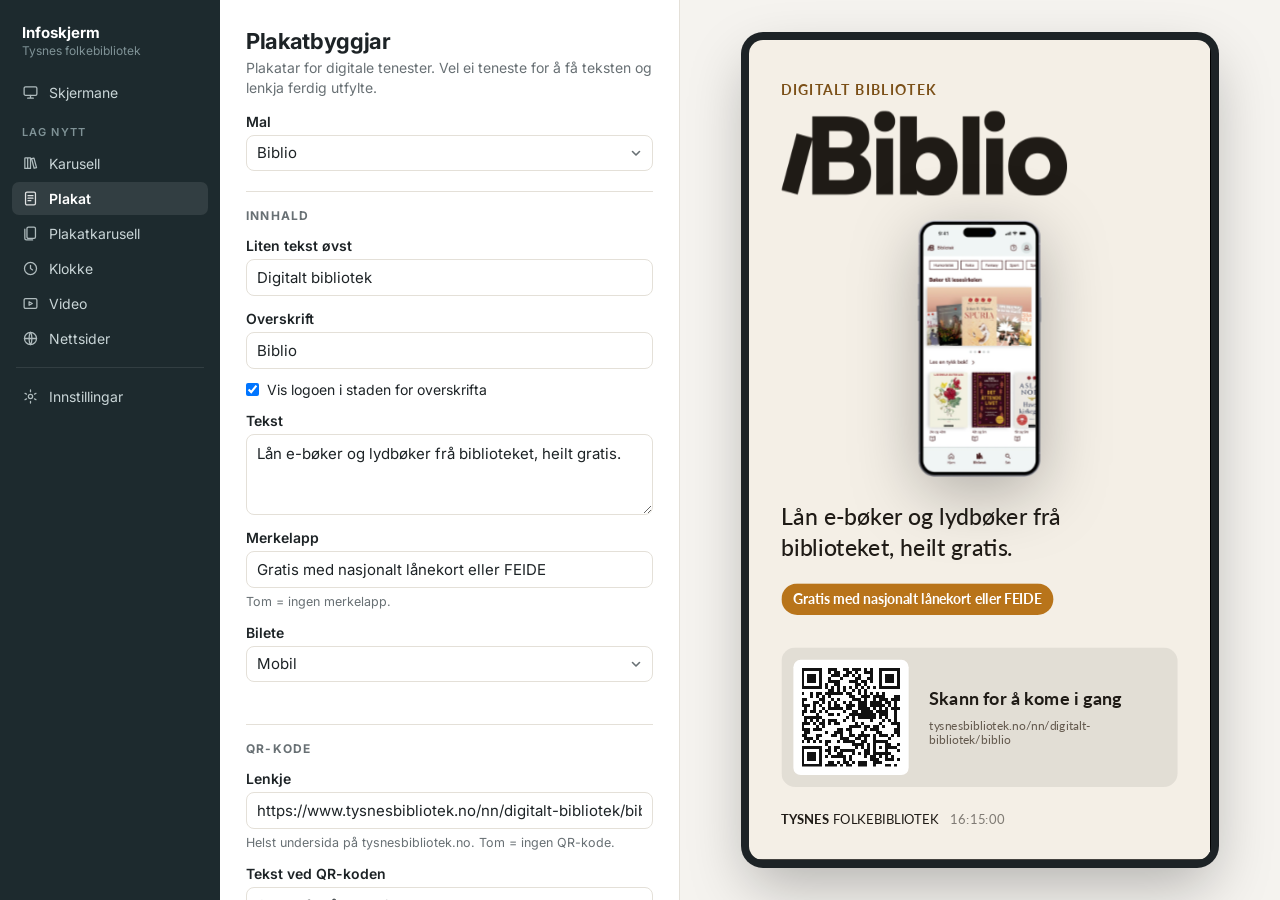
<file: plakat.html>
<!doctype html>
<html lang="nn">
<head>
<meta charset="utf-8">
<meta name="viewport" content="width=device-width, initial-scale=1">
<link rel="manifest" href="manifest.webmanifest">
<link rel="apple-touch-icon" href="ikon/apple-touch-icon.png">
<link rel="icon" href="ikon/ikon.svg" type="image/svg+xml">
<meta name="robots" content="noindex">
<title>Plakatbyggjar</title>
<!--
  Plakatar for Tysnes folkebibliotek: digitale tenester og arrangement (arrangementa kjem frå nettsida, sjå plakatmal.js).

  Éi fil, to roller, som karusellbyggjaren (index.html):
    plakat.html             → byggjaren (skjema + førehandsvising)
    plakat.html#vis=1&…     → sjølve plakaten, slik skjermen viser han

  Alle innstillingane står i adressa etter #, så plakaten er ei vanleg side i
  oppsett.json. Tenestene å velje mellom ligg i tenester.json. Tema kjem frå
  tema.js og skriftene frå skrifter.js, så plakatane ser ut som karusellane.
  QR-koden blir laga i nettlesaren med qrcode.js (Kazuhiko Arase, MIT).
-->
<style>
  :root {
    --bakgrunn: #14110f; --tekst: #f5efe6; --dempa: #b8ab98; --aksent: #e8a33d;
    --brikke: rgba(255,255,255,.10); --aksent-tekst: #1b140c; --skugge: 20,17,15;
    --skrift: "Ubuntu", "DejaVu Sans", "Noto Sans", system-ui, -apple-system, "Segoe UI", sans-serif;

    --b-bg: #f6f3ee; --b-flate: #ffffff; --b-tekst: #22201d; --b-dempa: #6f675d;
    --b-strek: #e3ddd3; --b-aksent: #b8741a; --b-aksent-tekst: #ffffff; --b-fokus: #e8a33d;
  }
  @media (prefers-color-scheme: dark) {
    :root { --b-bg: #171513; --b-flate: #211e1b; --b-tekst: #f1ebe2; --b-dempa: #a99f92;
            --b-strek: #36312b; --b-aksent: #e8a33d; --b-aksent-tekst: #1b140c; }
  }
  * { box-sizing: border-box; margin: 0; padding: 0; }
  [hidden] { display: none !important; }
  html, body { width: 100%; height: 100%; font-family: var(--skrift); }

  /* ================================================================== */
  /* PLAKATEN                                                           */
  /* ================================================================== */
  body.vis { background: var(--bakgrunn); color: var(--tekst); overflow: hidden; cursor: none; }
  #visning { position: fixed; inset: 0; }
  #visning main { position: relative; height: 100%; display: flex; flex-direction: column; padding: 5vh 7vw 4vh; }
  #visning header { display: flex; flex-direction: column; gap: 1.6vh; padding-right: var(--symbol-plass, 0); }
  .avdeling { font-size: 3vw; color: var(--aksent-tekstfarge, var(--aksent)); text-transform: uppercase; letter-spacing: .1em; font-weight: 700; min-height: 1.2em; }
  .overskrift { font-weight: var(--vekt-overskrift, 700); font-size: calc(9vw * var(--skala-overskrift, 1)); line-height: 1.05;
                font-family: var(--skrift-overskrift, var(--skrift)); hyphens: manual; overflow-wrap: normal; }
  :root[data-versalar] .overskrift { text-transform: uppercase; letter-spacing: .04em; }
  .overskrift.lang { font-size: calc(7vw * var(--skala-overskrift, 1)); }
  /* Logoen er ein maske, så han får tekstfargen til temaet (logo med gjennomsiktig bakgrunn) */
  .logo { width: 62vw; max-height: 15vh; background: var(--tekst);
          -webkit-mask: var(--logo) left center / contain no-repeat; mask: var(--logo) left center / contain no-repeat; }
  .logo.original { background: var(--logo) left center / contain no-repeat; -webkit-mask: none; mask: none; }

  .midt { flex: 1; min-height: 0; display: flex; align-items: center; justify-content: center; margin: 3vh 0; }
  .bilete { max-width: 100%; max-height: 100%; object-fit: contain; filter: drop-shadow(0 2vh 4vh rgba(0,0,0,.28)); }
  .bilete.foto { border-radius: 3vw; filter: none; box-shadow: 0 2vh 5vh rgba(0,0,0,.3); }
  /* Stort bilete (arrangement frå nettsida): fyller heile breidda og er blikkfanget på plakaten */
  .midt:has(.bilete.stor) { flex: 1.8; margin: 2.5vh 0; }
  .bilete.stor { width: 100%; height: 100%; max-height: none; object-fit: cover; }
  .storramme { position: relative; width: 100%; height: 100%; }
  /* Datomerke øvst til venstre i biletet («24 NOV»), som på arrangementssidene på nettsida */
  .datomerke { position: absolute; top: 2.4vw; left: 2.4vw; background: #fff; color: #1d1d1b; border-radius: 1.8vw;
               padding: 1.2vw 2.4vw 1vw; text-align: center; line-height: 1; box-shadow: 0 .6vh 2vh rgba(0,0,0,.25); }
  .datomerke b { display: block; font-size: 7vw; font-weight: 700; }
  .datomerke span { display: block; font-size: 2.8vw; font-weight: 600; letter-spacing: .08em; margin-top: .5vw; }
  .ikonsirkel { height: min(52vw, 100%); aspect-ratio: 1; border-radius: 50%; background: var(--brikke); display: grid; place-items: center;
                box-shadow: inset 0 0 0 1vw color-mix(in srgb, var(--aksent) 35%, transparent); }
  .ikonsirkel svg { width: 52%; height: 52%; color: var(--aksent-tekstfarge, var(--aksent)); }
  /* Ferdig plakat (t.d. frå Canva): biletet fyller heile skjermen, alt anna blir borte */
  .heilbilete { position: fixed; inset: 0; width: 100%; height: 100%; object-fit: contain; z-index: 1; }
  .heil #visning main { display: none; }
  /* ---- Animasjon: nokon søkjer i Biblioteksøk (bilete=anim:biblioteksok) ---- */
  .bsok { position: relative; width: 100%; flex: none; aspect-ratio: 1.3; border-radius: 3vw; overflow: hidden;
          background: #13285a; color: #fff; font-family: "Roboto", "Helvetica Neue", Arial, sans-serif;
          box-shadow: 0 2vh 5vh rgba(0,0,0,.3); display: flex; flex-direction: column; justify-content: center; padding: 0 6vw; }
  /* Ballongar i bakgrunnen, svakt, som på framsida til Biblioteksøk */
  .bsok .ballong { position: absolute; border-radius: 50% 50% 48% 52%; background: radial-gradient(circle at 35% 30%, #5470a8, #2a4479 60%, #1d3466);
                   opacity: .55; animation: sveve 9s ease-in-out infinite alternate; }
  @keyframes sveve { to { transform: translateY(-1.6vh) rotate(3deg); } }
  .bsok > *:not(.ballong) { position: relative; }
  .bsok h3 { font-weight: 400; font-size: 6.4vw; margin-bottom: 2.6vh; letter-spacing: .01em; }
  .bsok .bs-felt { display: flex; align-items: stretch; height: 7.6vw; background: #f6f4f1; border-radius: .4vw; overflow: hidden; }
  .bsok .etikett { color: #c8202a; font-size: 3.4vw; padding: 0 2.6vw; display: flex; align-items: center; flex: none; }
  .bsok .skrive { flex: 1; display: flex; align-items: center; color: #222; font-size: 3.4vw; white-space: nowrap; overflow: hidden; }
  .bsok .plasshaldar { color: #b9b3aa; }
  .bsok .skrive:not(.tom) .plasshaldar { display: none; }
  .bsok .markor { width: .3vw; height: 4.2vw; background: #222; margin-left: .2vw; animation: blink-m 1s steps(1) infinite; }
  .bsok .skrive.tom .markor { order: -1; margin: 0 .3vw 0 0; }
  @keyframes blink-m { 50% { opacity: 0; } }
  .bsok .knapp-s { width: 7.6vw; flex: none; background: #c8202a; display: grid; place-items: center; transition: transform .15s, filter .15s; }
  .bsok .knapp-s svg { width: 4.6vw; height: 4.6vw; }
  .bsok .knapp-s.trykt { transform: scale(.9); filter: brightness(1.25); }
  .bsok .svar { margin-top: 2.6vh; display: flex; align-items: center; gap: 2vw; background: rgba(255,255,255,.12); border-radius: 1.2vw; padding: 1.8vw 2.4vw;
                font-size: 3vw; opacity: 0; transform: translateY(1.5vh); transition: opacity .5s, transform .5s; }
  .bsok .svar.synleg { opacity: 1; transform: none; }
  .bsok .svar .hake { width: 5vw; height: 5vw; flex: none; border-radius: 50%; background: #2bb673; display: grid; place-items: center; }
  .bsok .svar .hake svg { width: 3vw; height: 3vw; }
  .bsok .svar b { display: block; font-size: 3.3vw; }
  /* ---- Animasjon: nokon søkjer i Nasjonalbibliotekets nettbibliotek (bilete=anim:nettbiblioteket) ---- */
  .nbsok { position: relative; width: 100%; flex: none; border-radius: 4.35vw; overflow: hidden; background: #12141b; padding-top: 2.03vw; color: #eceef2;
           font-family: "Inter", "Helvetica Neue", Arial, sans-serif; box-shadow: 0 0 0 .25vw rgba(255,255,255,.08), 0 2vh 5vh rgba(0,0,0,.35); display: flex; flex-direction: column; }
  .nbsok .topp { display: flex; align-items: center; gap: 2.32vw; padding: 3.77vw 4.93vw 2.61vw; font-size: 4.21vw; color: #eceef2; }
  .nbsok .nblogo { height: 5.22vw; aspect-ratio: 7.35; background: #fff;
                   -webkit-mask: url("bilete/tenester/nasjonalbiblioteket-logo.svg") left center / contain no-repeat; mask: url("bilete/tenester/nasjonalbiblioteket-logo.svg") left center / contain no-repeat; }
  .nbsok .nb-felt { margin: 1.45vw 4.93vw 4.35vw; height: 9.57vw; border: .25vw solid #7c808c; border-radius: 0.87vw; display: flex; align-items: center; gap: 2.32vw; padding: 0 2.9vw;
                    font-size: 4.4vw; transition: border-color .2s, box-shadow .2s; }
  .nbsok .nb-felt.aktiv { border-color: #d6d9e0; box-shadow: 0 0 0 0.72vw rgba(255,255,255,.08); }
  .nbsok .nb-felt svg { width: 5.22vw; height: 5.22vw; flex: none; }
  .nbsok .nb-felt .skrive { flex: 1; display: flex; align-items: center; white-space: nowrap; overflow: hidden; }
  .nbsok .plasshaldar { color: #a3a7b1; }
  .nbsok .skrive:not(.tom) .plasshaldar { display: none; }
  .nbsok .markor { width: .4vw; height: 5.2vw; background: #fff; animation: blink-m 1s steps(1) infinite; }
  .nbsok .skrive.tom .markor { order: -1; margin-right: .3vw; }
  .nbsok .svar { margin: 0 4.93vw 4.93vw; display: flex; align-items: center; gap: 2.9vw; background: #262a35; color: #fff;
                 border-radius: 2vw; padding: 2.6vw 3.5vw; font-size: 4vw; opacity: 0; transform: translateY(1.5vh); transition: opacity .5s, transform .5s; }
  .nbsok .svar.synleg { opacity: 1; transform: none; }
  .nbsok .svar b { display: block; font-size: 4.1vw; }
  .nbsok .svar .hake { width: 7.25vw; height: 7.25vw; flex: none; border-radius: 50%; background: #fff; display: grid; place-items: center; }
  .nbsok .svar .hake svg { width: 4.35vw; height: 4.35vw; }
  /* ---- Animasjon: nokon søkjer i Helsebiblioteket (bilete=anim:helsebiblioteket) ---- */
  .hbsok { position: relative; width: 100%; flex: none; border-radius: 3vw; overflow: hidden; background: #ecf3f6; color: #1f2a30;
           font-family: "Inter", "Helvetica Neue", Arial, sans-serif; box-shadow: 0 2vh 5vh rgba(0,0,0,.3); padding: 5.5vw 5vw 5vw;
           display: flex; flex-direction: column; align-items: stretch; }
  .hbsok .hblogo { height: 7vw; background: url("bilete/tenester/helsebiblioteket-logo.svg") left center / contain no-repeat; margin-bottom: 4.5vw; }
  .hbsok .hb-felt { height: 10vw; background: #fff; border-radius: 1.6vw; display: flex; align-items: center; gap: 2vw; padding: 0 3vw;
                    font-size: 4vw; transition: box-shadow .2s; }
  .hbsok .hb-felt.aktiv { box-shadow: 0 0 0 .5vw #2c6e8f; }
  .hbsok .hb-felt svg { width: 5vw; height: 5vw; flex: none; }
  .hbsok .skrive { flex: 1; display: flex; align-items: center; white-space: nowrap; overflow: hidden; }
  .hbsok .plasshaldar { color: #55636b; }
  .hbsok .skrive:not(.tom) .plasshaldar { display: none; }
  .hbsok .markor { width: .35vw; height: 5vw; background: #1f2a30; animation: blink-m 1s steps(1) infinite; }
  .hbsok .skrive.tom .markor { order: -1; margin-right: .3vw; }
  .hbsok .under { display: grid; margin-top: 2.6vw; }
  .hbsok .under > * { grid-area: 1 / 1; }
  .hbsok .knappar { display: grid; grid-template-columns: 1fr 1fr; gap: 1.6vw; align-content: start; transition: opacity .4s; }
  .hbsok .knappar span { background: #fff; border-radius: 1.4vw; padding: 2.4vw 2vw; font-size: 2.4vw; display: flex; align-items: center; gap: 1.4vw;
                         white-space: nowrap; overflow: hidden; text-overflow: ellipsis; }
  .hbsok .knappar svg { width: 3.8vw; height: 3.8vw; flex: none; }
  .hbsok .svar { align-self: start; display: flex; align-items: center; gap: 2.6vw; background: #fff; border-left: 1vw solid #c41d4f;
                 border-radius: 1.4vw; padding: 2.6vw 3vw; font-size: 3.4vw; opacity: 0; transform: translateY(1.5vh); transition: opacity .5s, transform .5s; }
  .hbsok .svar.synleg { opacity: 1; transform: none; }
  .hbsok .svar b { display: block; font-size: 3.8vw; }
  .hbsok .svar .hake { width: 6.4vw; height: 6.4vw; flex: none; border-radius: 50%; background: #c41d4f; display: grid; place-items: center; }
  .hbsok .svar .hake svg { width: 3.8vw; height: 3.8vw; }
  /* ---- Animasjon: lysbilete med sakte zoom og glid (bilete=anim:lysbilete) ---- */
  .lysbilete { position: relative; height: 100%; max-width: 100%; aspect-ratio: 4 / 5; flex: none; border-radius: 3vw; overflow: hidden;
               background: #111; box-shadow: 0 2vh 5vh rgba(0,0,0,.3); }
  .lysbilete img { position: absolute; inset: 0; width: 100%; height: 100%; object-fit: cover; opacity: 0;
                   transition: opacity 1.8s ease-in-out; will-change: transform, opacity; }
  .lysbilete img.synleg { opacity: 1; }
  @media (prefers-reduced-motion: reduce) { .lysbilete img { transition: opacity .6s; } }
  /* ---- Animasjon: lånekortet snur seg og viser baksida (bilete=anim:lanekort) ---- */
  .lanekort { position: relative; width: 100%; flex: none; aspect-ratio: 1400 / 883; perspective: 400vw; }
  .lanekort .snu { position: absolute; inset: 0; transform-style: preserve-3d; animation: lanekortSnu 14s ease-in-out infinite; }
  .lanekort img { position: absolute; inset: 0; width: 100%; height: 100%; backface-visibility: hidden; -webkit-backface-visibility: hidden;
                  filter: drop-shadow(0 2vh 4vh rgba(0,0,0,.28)); }
  .lanekort img.bak { transform: rotateY(180deg); }
  /* Framsida skal synast mest: ca. 9 sekund framside, snur, ca. 2,5 sekund bakside, snur tilbake (same veg rundt) */
  @keyframes lanekortSnu {
    0%, 63%   { transform: rotateY(0deg); }
    70%, 88%  { transform: rotateY(180deg); }
    95%, 100% { transform: rotateY(360deg); }
  }
  @media (prefers-reduced-motion: reduce) { .lanekort .snu { animation: none; } }
  /* Utan bilete og ikon får teksten heile plassen */
  .midt.tom { flex: .6; }
  /* Kjelda til biletet (t.d. lokalhistoriske foto), lita og dempa under biletet */
  .kjelde { margin: -2vh 0 2vh; text-align: center; font-size: 1.9vw; opacity: .7; letter-spacing: .02em; }

  .brodtekst { font-size: 5vw; line-height: 1.32; font-weight: 500; }
  .brikker { display: flex; flex-wrap: wrap; gap: 1.4vw; margin-top: 2.6vh; }
  .brikke { background: var(--brikke); border-radius: 99px; padding: .9vh 2.6vw; font-size: 3vw; }
  .brikke.hylle { background: var(--aksent); color: var(--aksent-tekst); font-weight: 700; }

  .arr { display: grid; gap: 1.2vh; margin-top: 3vh; font-size: 4.2vw; font-weight: 600; }
  .arr div { display: flex; align-items: center; gap: 2.4vw; }
  .arr svg { width: 5vw; height: 5vw; flex: none; color: var(--aksent-tekstfarge, var(--aksent)); }

  .qrrad { display: flex; align-items: center; gap: 4.5vw; margin-top: 4vh; padding: 2.6vw; border-radius: 3vw; background: var(--brikke); }
  /* QR-koden står alltid mørk på kvitt, så han kan skannast same kva tema */
  .qr { width: 25vw; flex: none; aspect-ratio: 1; background: #fff; border-radius: 1.6vw; padding: 1.8vw; }
  .qr svg { width: 100%; height: 100%; display: block; }
  .qrtekst { font-size: 4vw; font-weight: 700; line-height: 1.2; }
  /* Liten QR (arrangement frå nettsida): mindre kode, utan boks, så han ikkje tek over plakaten */
  /* Liten QR-kode åleine nedst til høgre, på linje med biblioteknamnet i botnen */
  #visning footer:has(.qrrad.liten) { align-items: flex-end; }
  .qrrad.liten { background: none; padding: 0; margin: 0; }
  .qrrad.liten > div:not(.qr) { display: none; }
  .qrrad.liten .qr { width: 14vw; padding: 1vw; border-radius: 1.2vw; }
  .qrlenkje { font-size: 2.6vw; color: var(--dempa); margin-top: 1vh; overflow-wrap: anywhere; }

  #visning footer { display: flex; align-items: center; justify-content: space-between; margin-top: 3vh; flex: none; }
  .botnnamn { font-size: 2.8vw; color: var(--tekst); text-transform: uppercase; letter-spacing: .02em; white-space: nowrap; }
  .botnnamn b { font-weight: 700; }
  /* Logoen til den som står bak tenesta (t.d. Nasjonalbiblioteket), liten nedst til høgre */
  .avsendar { height: 2.4vh; aspect-ratio: 7.3; background: var(--tekst); opacity: .7;
              -webkit-mask: var(--avsendar) right center / contain no-repeat; mask: var(--avsendar) right center / contain no-repeat; }

  /* Nedteljing: tynn linje nedst som kryp saman til plakaten blir bytt (tida kjem frå rotasjonen) */
  .nedteljing { position: fixed; left: 0; right: 0; bottom: 0; height: .55vh; background: var(--aksent); transform-origin: left center;
                transform: scaleX(0); z-index: 5; opacity: .9; }
  /* Rolig inngang kvar gong plakaten kjem fram på skjermen */
  .inn { opacity: 0; transform: translateY(2.2vh); }
  .spel .inn { animation: inn .9s cubic-bezier(.2,.7,.2,1) forwards; animation-delay: calc(var(--n, 0) * .18s + .15s); }
  @keyframes inn { to { opacity: 1; transform: none; } }
  @media (prefers-reduced-motion: reduce) { .inn { opacity: 1; transform: none; } .spel .inn { animation: none; } }

  /* ================================================================== */
  /* BYGGJAREN                                                          */
  /* ================================================================== */
  body.bygg { background: var(--b-bg); color: var(--b-tekst); font-size: 15px; }
  .b-ramme { display: grid; grid-template-columns: minmax(340px, 460px) 1fr; height: 100vh; }
  .b-skjema { background: var(--b-flate); border-right: 1px solid var(--b-strek); padding: 26px 26px 40px; overflow: auto; }
  .b-skjema h1 { font-size: 22px; margin-bottom: 4px; }
  .b-skjema .intro { color: var(--b-dempa); font-size: 14px; margin-bottom: 14px; line-height: 1.45; }
  .felt { display: flex; flex-direction: column; gap: 5px; margin-top: 14px; }
  .felt > span { font-weight: 600; font-size: 14px; }
  .felt small, .hjelp { color: var(--b-dempa); font-size: 12.5px; line-height: 1.4; }
  /* Hjelpetekst bak eit «?»: trykk for å vise, trykk igjen for å lukke */
  .hjelpknapp { margin-top: 4px; }
  .hjelpknapp > summary { list-style: none; display: inline-flex; align-items: center; justify-content: center;
    width: 22px; height: 22px; border-radius: 50%; border: 1px solid var(--b-strek); color: var(--b-dempa);
    font-size: 12.5px; font-weight: 700; line-height: 1; cursor: pointer; user-select: none; }
  .hjelpknapp > summary::-webkit-details-marker { display: none; }
  .hjelpknapp > summary::marker { content: ""; }
  .hjelpknapp > summary:hover, .hjelpknapp[open] > summary { color: var(--b-aksent); border-color: var(--b-aksent); }
  .hjelpknapp > .hjelp { margin-top: 4px; }
  input[type=text], input[type=url], input[type=date], input[type=time], textarea, select {
    font: inherit; font-size: 15px; padding: 8px 10px; border: 1px solid var(--b-strek); border-radius: 8px;
    background: var(--b-bg); color: var(--b-tekst); width: 100%; }
  textarea { resize: vertical; min-height: 70px; line-height: 1.4; }
  input:focus, textarea:focus, select:focus { outline: 2px solid var(--b-fokus); outline-offset: -1px; }
  .rad { display: grid; grid-template-columns: 1fr 1fr; gap: 0 12px; }
  .avkryss { display: flex; gap: 8px; align-items: center; margin-top: 12px; font-size: 14px; }
  .del { border-top: 1px solid var(--b-strek); margin-top: 20px; padding-top: 4px; }
  .del > h2 { font-size: 12px; font-weight: 700; text-transform: uppercase; letter-spacing: .1em; color: var(--b-dempa); padding-top: 12px; }
  .knappar { display: flex; gap: 8px; flex-wrap: wrap; }
  .knapp { font: inherit; font-size: 14px; font-weight: 600; padding: 8px 14px; border-radius: 8px; border: 1px solid var(--b-aksent);
           background: var(--b-aksent); color: var(--b-aksent-tekst); cursor: pointer; text-decoration: none; }
  .knapp.sekundær { background: transparent; color: var(--b-tekst); border-color: var(--b-strek); }
  .b-lenkje { margin-top: 22px; padding: 14px; border-radius: 10px; background: var(--b-bg); border: 1px solid var(--b-strek); }
  .b-lenkje .etikett { font-weight: 700; font-size: 14px; }
  .b-lenkje code { display: block; margin: 8px 0 10px; font-size: 12px; word-break: break-all; color: var(--b-dempa); max-height: 6.5em; overflow: auto; }
  .malboks { margin-top: 10px; padding: 10px 12px; border: 1px dashed var(--b-strek); border-radius: 8px; font-size: 13px; color: var(--b-dempa); }
  .malboks .knapp { margin-top: 8px; }
  .opplasting { font-size: 13px; color: var(--b-dempa); margin-top: 6px; min-height: 1.2em; }
  .tilskjerm { margin-top: 14px; padding-top: 12px; border-top: 1px solid var(--b-strek); }
  .tilskjerm .etikett { margin-bottom: 8px; }
  .b-forhand { display: flex; flex-direction: column; align-items: center; justify-content: center; padding: 24px; gap: 12px; min-width: 0; }
  .b-skjerm { position: relative; height: min(calc(100vh - 80px), 1100px); aspect-ratio: 9 / 16; border-radius: 14px; overflow: hidden; background: #000;
              box-shadow: 0 0 0 10px #2a2622, 0 20px 50px rgba(0,0,0,.35); }
  .b-skjerm iframe { position: absolute; top: 0; left: 0; width: 1080px; height: 1920px; border: 0; transform-origin: 0 0; }
  @media (max-width: 820px) {
    .b-ramme { grid-template-columns: 1fr; height: auto; }
    .b-skjema { border-right: 0; border-bottom: 1px solid var(--b-strek); padding: 20px 16px 28px; }
    .b-skjerm { height: auto; width: min(100%, 360px); }
  }
</style>
<script src="tema.js"></script>
<script src="botnklokke.js"></script>
<script src="skrifter.js"></script>
<script src="qrcode.js"></script>
<script src="plakatmal.js"></script>
</head>
<body>

<!-- ======================= PLAKATEN ======================= -->
<div id="visning" hidden>
  <div id="pynt" aria-hidden="true"></div>
  <main>
    <header>
      <div class="avdeling inn" id="overlinje" style="--n:0"></div>
      <div class="logo inn" id="logo" style="--n:1" hidden></div>
      <h1 class="overskrift inn" id="overskrift" style="--n:1"></h1>
    </header>
    <div class="midt inn" id="midt" style="--n:2"></div>
    <div class="kjelde inn" id="kjelde" style="--n:2" hidden></div>
    <section>
      <p class="brodtekst inn" id="brodtekst" style="--n:3"></p>
      <div class="brikker inn" id="brikker" style="--n:4"></div>
      <div class="arr inn" id="arr" style="--n:4" hidden></div>
      <div class="qrrad inn" id="qrrad" style="--n:5" hidden>
        <div class="qr" id="qr"></div>
        <div><div class="qrtekst" id="qrtekst"></div><div class="qrlenkje" id="qrlenkje"></div></div>
      </div>
    </section>
    <div class="nedteljing" id="nedteljing" aria-hidden="true"></div>
    <footer><span class="botnnamn"><b>Tysnes</b> folkebibliotek</span><span class="avsendar" id="avsendar" role="img" hidden></span></footer>
  </main>
</div>

<!-- ======================= BYGGJAREN ======================= -->
<div class="b-ramme" id="byggjar" hidden>
  <form class="b-skjema" id="skjema" autocomplete="off" onsubmit="return false">
    <h1>Plakatbyggjar</h1>
    <p class="intro">Plakatar for digitale tenester. Vel ei teneste for å få teksten og lenkja ferdig utfylte.</p>

    <label class="felt"><span>Mal</span><select id="mal" name="mal"></select></label>
    <div class="malboks" id="malboks" hidden>
      <div id="malhjelp"></div>
      <button type="button" class="knapp sekundær" id="lagremal">Lagre som standard</button>
      <div id="malstatus" style="margin-top:6px"></div>
    </div>

    <div class="del" id="klokkedel" hidden><h2>Klokke, vêr og ferje</h2>
      <details class="hjelpknapp"><summary title="Forklaring" aria-label="Forklaring">?</summary><p class="hjelp">Klokkesida hentar opningstid, vêr, ferje og farevarsel av seg sjølv. Boksar som ikkje har noko å vise, blir borte (skuletimane utanom skuletida, farevarsel når det ikkje er noko). Blir det for trongt, blir sida tettare, og «Fødd i dag» fell bort først.</p><p class="hjelp" style="margin-top:6px">Tips: set prioriteten til «Høg» på oversikta, så kjem klokka mellom kvar av dei andre sidene. 20–30 sekund passar.</p></details>
      <label class="felt"><span>Stil</span><select id="kstil"></select></label>
      <label class="felt"><span>Visning</span><select id="kvisning">
        <option value="veksle">Éin ting om gongen (vekslar) – med detaljert vêr</option>
        <option value="alt">Alt på éin gong – med enkelt vêr</option></select>
        <small>Vekslar klokka, får vêret to punkt: vêret no (vind, nedbør, høgast/lågast) og vêret framover (timane og dagane).</small></label>
      <div class="felt"><span>Vis</span></div>
      <label class="avkryss"><input type="checkbox" id="kv-ope" checked> Opningstida (betjent, meirope eller stengt)</label>
      <label class="avkryss"><input type="checkbox" id="kv-skule" checked> Skuletimar og friminutt (på skuledagar)</label>
      <label class="avkryss"><input type="checkbox" id="kv-ver" checked> Vêret</label>
      <label class="avkryss"><input type="checkbox" id="kv-sol" checked> Sol opp og ned (i vêrboksen)</label>
      <label class="avkryss"><input type="checkbox" id="kv-ferje" checked> Neste ferje Våge → Halhjem</label>
      <label class="avkryss"><input type="checkbox" id="kv-fare" checked> Farevarsel frå MET (berre når det finst)</label>
      <label class="avkryss"><input type="checkbox" id="kv-avvik" checked> Avvikande opningstid frå nettsida (stripe øvst, berre når det finst)</label>
      <label class="avkryss"><input type="checkbox" id="kv-dag" checked> Dagen i dag: namnedag og nasjonaldagar (nynorsk Wikipedia)</label>
      <label class="avkryss"><input type="checkbox" id="kv-fodd"> Fødd i dag: forfattarar biblioteket har bøker av</label>
    </div>

    <div class="del" id="innhalddel"><h2>Innhald</h2>
      <label class="felt"><span>Liten tekst øvst</span><input type="text" name="overlinje" placeholder="Digitalt bibliotek"></label>
      <label class="felt"><span>Overskrift</span><input type="text" name="overskrift"></label>
      <label class="avkryss" id="logoval" hidden><input type="checkbox" id="brukLogo"> Vis logoen i staden for overskrifta</label>
      <label class="avkryss" id="avsendarval" hidden><input type="checkbox" id="brukAvsendar"> <span id="avsendartekst">Vis logoen til avsendaren nedst</span></label>
      <label class="felt"><span>Tekst</span><textarea name="tekst" rows="3"></textarea></label>
      <label class="felt"><span>Merkelapp</span><input type="text" name="merkelapp" placeholder="Til dømes «Gratis med lånekortet»"><small>Tom = ingen merkelapp.</small></label>
      <label class="felt"><span>Bilete</span><select id="bileteval"></select></label>
      <label class="felt" id="eigebilete" hidden><span>Adressa til biletet</span><input type="text" id="eigeadresse" placeholder="bilete/… eller https://…"><small>Bilete i repoet: legg dei i mappa bilete/ og skriv til dømes bilete/plakat.png.</small></label>
      <label class="felt" id="opplastval" hidden><span>Vel eit bilete frå maskina</span><input type="file" id="fil" accept="image/*">
        <small>Biletet blir lagra i mappa bilete/plakatar/ i repoet. Det kan ta eit par minutt før det syner.</small></label>
      <label class="felt" id="animval" hidden><span>Søk i animasjonen</span><input type="text" name="anim" placeholder="Til dømes: Ingelin Røssland | Kongen av Os">
        <small>Skil søka med |. Tomt = standardsøka.</small></label>
      <div class="opplasting" id="opplasting"></div>
      <label class="felt" id="formval" hidden><span>Korleis biletet blir vist</span><select id="biletform">
        <option value="">Utklipt (t.d. ein mobil med gjennomsiktig bakgrunn)</option>
        <option value="foto">Fotografi med runde hjørne</option>
        <option value="heil">Ferdig plakat: fyller heile skjermen</option></select>
        <small>«Ferdig plakat» passar for plakatar laga i Canva o.l. i ståande format (1080 × 1920).</small></label>
    </div>

    <div class="del" id="qrdel"><h2>QR-kode</h2>
      <label class="felt"><span>Lenkje</span><input type="url" name="lenkje" placeholder="https://www.tysnesbibliotek.no/nn/…"><small>Helst undersida på tysnesbibliotek.no. Tom = ingen QR-kode.</small></label>
      <label class="felt"><span>Tekst ved QR-koden</span><input type="text" name="qrtekst" placeholder="Skann for å kome i gang"></label>
    </div>

    <div class="del" id="utsjanaddel"><h2>Utsjånad</h2>
      <div class="rad">
        <label class="felt"><span>Tema</span><select name="tema" id="tema"></select></label>
        <label class="felt" id="skriftfelt"><span>Skrift</span><select name="skrift" id="skrift"></select></label>
      </div>
    </div>

    <div class="b-lenkje">
      <div class="etikett">Lenkje til plakaten</div>
      <code id="lenkjefelt"></code>
      <div class="knappar">
        <button type="button" class="knapp sekundær" id="kopier">Kopier lenkje</button>
        <a class="knapp sekundær" id="opne" target="_blank" rel="noopener">Opne</a>
      </div>
      <div class="tilskjerm" id="tilskjerm" hidden>
        <div class="etikett">Til skjermane</div>
        <div class="knappar" id="tilskjermknappar"></div>
      </div>
    </div>
  </form>
  <section class="b-forhand" aria-label="Førehandsvising">
    <div class="b-skjerm" id="skjerm"><iframe id="forhand" title="Førehandsvising av plakaten"></iframe></div>
  </section>
</div>

<script>
// Nøklane i lenkja. Alt innhaldet står i lenkja, så ein plakat er uendra sjølv
// om tenester.json blir endra seinare.
const NØKLAR = ["mal", "overlinje", "overskrift", "logo", "avsendar", "anim", "tekst", "merkelapp", "bilete", "biletform", "ikon",
                "kjelde", "dato", "tid", "stad", "lenkje", "qrtekst", "tema", "skrift"];
const TEMA = typeof TEMA_ETTER_ID !== "undefined" ? TEMA_ETTER_ID : {};
const $ = id => document.getElementById(id);
const lesHash = () => Object.fromEntries(new URLSearchParams(location.hash.slice(1)));
function lagHash(cfg, vis) {
  const p = new URLSearchParams();
  if (vis) p.set("vis", "1");
  for (const k of NØKLAR) if (cfg[k]) p.set(k, cfg[k]);
  return p.toString();
}

// ---- Dato og klokkeslett for arrangement ----------------------------
// Arrangementa kjem frå nettsida (plakatmal.js): 2026-11-12 og 18:00 eller 18:00-20:00.
// Eldre plakatar med fritekst blir viste som dei er.
const MÅNAD = ["januar", "februar", "mars", "april", "mai", "juni", "juli", "august", "september", "oktober", "november", "desember"];
const VEKEDAG = ["Søndag", "Måndag", "Tysdag", "Onsdag", "Torsdag", "Fredag", "Laurdag"];
const ISODATO = /^(\d{4})-(\d{2})-(\d{2})$/, ISOTID = /^(\d{2}):(\d{2})(?:-(\d{2}):(\d{2}))?$/;
function visDato(v) {
  const m = String(v || "").match(ISODATO);
  if (!m) return v || "";
  const d = new Date(+m[1], m[2] - 1, +m[3]);
  // Året blir berre vist når det ikkje er i år
  return `${VEKEDAG[d.getDay()]} ${d.getDate()}. ${MÅNAD[d.getMonth()]}` + (d.getFullYear() !== new Date().getFullYear() ? " " + d.getFullYear() : "");
}
function visTid(v) {
  const m = String(v || "").match(ISOTID);
  if (!m) return v || "";
  return `kl. ${m[1]}:${m[2]}` + (m[3] ? `–${m[3]}:${m[4]}` : "");
}

// ---- Ikon (enkle strekteikningar, fargen kjem frå temaet) ---------------
const IKON = {
  bok:     '<path d="M4 5.5A2.5 2.5 0 0 1 6.5 3H20v15H6.5A2.5 2.5 0 0 0 4 20.5z"/><path d="M4 20.5A2.5 2.5 0 0 0 6.5 23H20v-5"/>',
  lydbok:  '<path d="M3 15v-3a9 9 0 0 1 18 0v3"/><rect x="2.5" y="14" width="5" height="7" rx="2"/><rect x="16.5" y="14" width="5" height="7" rx="2"/>',
  film:    '<rect x="2.5" y="4" width="19" height="16" rx="2.5"/><path d="M7 4v16M17 4v16M2.5 9H7M2.5 15H7M17 9h4.5M17 15h4.5"/>',
  avis:    '<path d="M4 4h13v16H6a2 2 0 0 1-2-2z"/><path d="M17 8h3v10a2 2 0 0 1-2 2"/><path d="M7.5 8h6M7.5 12h6M7.5 16h4"/>',
  arkiv:   '<rect x="3" y="3.5" width="18" height="5" rx="1.5"/><path d="M5 8.5V19a1.5 1.5 0 0 0 1.5 1.5h11A1.5 1.5 0 0 0 19 19V8.5"/><path d="M10 12.5h4"/>',
  app:     '<rect x="6" y="2" width="12" height="20" rx="3"/><path d="M10.5 18.5h3"/>',
  kort:    '<rect x="2.5" y="5" width="19" height="14" rx="2.5"/><path d="M2.5 10h19M6.5 15h4"/>',
  sok:     '<circle cx="10.5" cy="10.5" r="6.5"/><path d="m15.5 15.5 5.5 5.5"/>',
  lese:    '<path d="M2 12s3.6-7 10-7 10 7 10 7-3.6 7-10 7S2 12 2 12z"/><circle cx="12" cy="12" r="3"/>',
  helse:   '<path d="M12 20.5s-8-4.8-8-11A4.5 4.5 0 0 1 12 6.6a4.5 4.5 0 0 1 8 2.9c0 6.2-8 11-8 11z"/><path d="M9 12h6M12 9v6"/>',
  skjerm:  '<rect x="2.5" y="3.5" width="19" height="13" rx="2"/><path d="M8 20.5h8M12 16.5v4"/>',
  kalender:'<rect x="3" y="4.5" width="18" height="16" rx="2.5"/><path d="M3 9.5h18M8 2.5v4M16 2.5v4"/>',
  klokke:  '<circle cx="12" cy="12" r="9"/><path d="M12 7v5l3 2"/>',
  stad:    '<path d="M12 21s-7-6.2-7-12a7 7 0 0 1 14 0c0 5.8-7 12-7 12z"/><circle cx="12" cy="9" r="2.5"/>',
  stjerne: '<path d="m12 3 2.7 5.6 6.1.9-4.4 4.3 1 6.1L12 17l-5.4 2.9 1-6.1L3.2 9.5l6.1-.9z"/>',
};
const ikonSvg = namn => `<svg viewBox="0 0 24 24" fill="none" stroke="currentColor" stroke-width="1.7" stroke-linecap="round" stroke-linejoin="round" aria-hidden="true">${IKON[namn] || IKON.stjerne}</svg>`;

// ---- QR-kode som SVG ------------------------------------------------------
function qrSvg(tekst) {
  const q = qrcode(0, "M");
  q.addData(unescape(encodeURIComponent(tekst)), "Byte");   // UTF-8
  q.make();
  const n = q.getModuleCount();
  let d = "";
  for (let y = 0; y < n; y++) for (let x = 0; x < n; x++) if (q.isDark(y, x)) d += `M${x} ${y}h1v1h-1z`;
  return `<svg viewBox="0 0 ${n} ${n}" shape-rendering="crispEdges"><path fill="#111" d="${d}"/></svg>`;
}
const kortLenkje = u => u.replace(/^https?:\/\/(www\.)?/, "").replace(/\/$/, "");

// ---- Pynt for temaa -------------------------------------------------------
// Same hjelparar som lagPynt i index.html, så pynten i tema.js fungerer her òg.
function lagPynt(tema) {
  const pynt = $("pynt");
  const ns = "http://www.w3.org/2000/svg";
  const svg = (viewBox, stil, innhald) => {
    const s = document.createElementNS(ns, "svg");
    s.setAttribute("viewBox", viewBox); s.setAttribute("style", stil);
    s.innerHTML = innhald; return s;
  };
  const tilf = (a, b) => a + Math.random() * (b - a);
  const vel = liste => liste[Math.floor(Math.random() * liste.length)];
  const snøfall = (n, opasitet) => {
    for (let i = 0; i < n; i++) {
      const f = document.createElement("div"), d = tilf(0.25, 0.8);
      f.className = "snø";
      f.style.cssText = `left:${tilf(0, 100)}vw; width:${d}vw; height:${d}vw; opacity:${tilf(opasitet * 0.5, opasitet)};` +
        `animation-duration:${tilf(16, 34)}s; animation-delay:${-tilf(0, 30)}s;`;
      pynt.append(f);
    }
  };
  const stigande = (n, viewBox, innhald, [minB, maksB], [minO, maksO]) => {
    for (let i = 0; i < n; i++) {
      const d = document.createElement("div");
      d.className = "boble";
      d.style.cssText = `left:${tilf(0, 94)}vw; width:${tilf(minB, maksB)}vw; height:auto; border-radius:0; opacity:${tilf(minO, maksO)};` +
        `animation-duration:${tilf(26, 44)}s; animation-delay:${-tilf(0, 44)}s;`;
      d.append(svg(viewBox, "position:static; width:100%; height:auto; display:block;", typeof innhald === "function" ? innhald(i) : innhald));
      pynt.append(d);
    }
  };
  const dalande = (n, viewBox, form, fargar, [minB, maksB], [minO, maksO]) => {
    for (let i = 0; i < n; i++) {
      const d = document.createElement("div");
      d.className = "dalar";
      d.style.cssText = `left:${tilf(0, 96)}vw; width:${tilf(minB, maksB)}vw; opacity:${tilf(minO, maksO)};` +
        `animation-duration:${tilf(20, 36)}s; animation-delay:${-tilf(0, 36)}s;`;
      d.append(svg(viewBox, "", form.replace("FARGE", vel(fargar))));
      pynt.append(d);
    }
  };
  const t = TEMA[tema];
  if (t && t.pynt) try { t.pynt({ pynt, svg, tilf, vel, snøfall, stigande, dalande }); } catch (e) { console.warn("Pynt:", e); }
}

// ---- Animasjon: nokon søkjer i Biblioteksøk ----------------------------
// Ei enkel teikning i stilen til framsida på bibsok.no (ikkje eit skjermbilete):
// søket blir skrive bokstav for bokstav, knappen blir trykt, og svaret syner.
// Søka kan endrast med «anim» i lenkja, skilde med | (t.d. anim=Ingelin Røssland|Kongen av Os).
const STANDARDSØK = ["Ingelin Røssland", "Norske Gaardnavne", "Kongen av Os", "Kongespeilet"];
// ---- Pause når plakaten ikkje blir vist ----------------------------------
// I plakatkarusellen ligg alle plakatane lasta oppå kvarandre. Får plakaten
// «skjul», blir alle animasjonane sette på pause (CSS-animasjonar, skrivinga
// i søkjefelta og lysbileta), så maskina berre teiknar den plakaten som syner.
// «vis» held fram der det slapp.
let PAUSA = false;
let pausaAnim = [], vekk = [];
const ventPåVis = () => PAUSA ? new Promise(r => vekk.push(r)) : Promise.resolve();
// Ventar «ms» millisekund, og deretter til plakaten blir vist att om han er skjult
const ventAnim = ms => new Promise(r => setTimeout(r, ms)).then(ventPåVis);
function settPause(på) {
  if (på === PAUSA) return;
  PAUSA = på;
  if (på) {
    // Berre dei som går no: å starte ein ferdig animasjon på nytt ville spela han om att
    pausaAnim = document.getAnimations().filter(a => a.playState === "running");
    pausaAnim.forEach(a => a.pause());
  } else {
    pausaAnim.forEach(a => { try { a.play(); } catch (e) {} });
    pausaAnim = [];
    vekk.splice(0).forEach(r => r());
  }
}

// ---- Skriving i søkjefelt ------------------------------------------------
// Kvar gong plakaten blir vist på nytt (OMSTART aukar), startar skrivinga frå
// eit tomt felt, og første bokstav kjem først når feltet har glidd inn.
// Elles kunne heile ordet vere skrive medan plakaten tona inn, og «poppe opp».
let OMSTART = 0;
const AVBROTEN = Symbol("avbroten");
const INNGANG_MS = 1800;   // ramma tonar inn (1 s) og midtfeltet glir inn (ca. 1,4 s)
function skriveløkkje(nullstill, runde) {
  (async () => {
    let n = 0, mi = OMSTART, først = true;
    const vent = ms => ventAnim(ms).then(() => { if (mi !== OMSTART) throw AVBROTEN; });
    for (;;) {
      try { await vent(først ? INNGANG_MS : 900); først = false; await runde(n, vent); n++; }
      catch (e) { if (e !== AVBROTEN) throw e; nullstill(); mi = OMSTART; først = true; }
    }
  })();
}

function biblioteksøkAnimasjon(eigne) {
  const søk = (eigne || "").split("|").map(x => x.trim()).filter(Boolean);
  const liste = søk.length ? søk : STANDARDSØK;
  const boks = document.createElement("div");
  boks.className = "bsok"; boks.setAttribute("aria-hidden", "true");
  const baller = [[-6, 8, 24], [14, -10, 20], [58, -8, 26], [80, 18, 22], [36, 46, 18], [70, 62, 24], [-4, 66, 20]];
  boks.innerHTML = baller.map(([x, y, d], i) => `<span class="ballong" style="left:${x}%; top:${y}%; width:${d}vw; height:${d * 1.15}vw; animation-delay:${-i * 1.3}s"></span>`).join("") +
    `<h3>Biblioteksøk</h3>
     <div class="bs-felt"><span class="etikett">Søkeord</span><span class="skrive tom"><span class="tekst"></span><span class="markor"></span><span class="plasshaldar">Skriv søket ditt her</span></span>
       <span class="knapp-s"><svg viewBox="0 0 24 24" fill="none" stroke="#fff" stroke-width="1.7" stroke-linecap="round"><circle cx="9" cy="10.6" r="6.3"/><path d="M15.2 12 22 14.2"/></svg></span></div>
     <div class="svar"><span class="hake"><svg viewBox="0 0 24 24" fill="none" stroke="#fff" stroke-width="3" stroke-linecap="round" stroke-linejoin="round"><path d="m5 12.5 4.5 4.5L19 7.5"/></svg></span>
       <span><b>Finst i bibliotek over heile landet</b>Bestill, og hent boka på Tysnes</span></div>`;
  const skrive = boks.querySelector(".skrive"), tekst = boks.querySelector(".tekst"), knapp = boks.querySelector(".knapp-s"), svar = boks.querySelector(".svar");
  skriveløkkje(() => {
    tekst.textContent = ""; skrive.classList.add("tom"); knapp.classList.remove("trykt"); svar.classList.remove("synleg");
  }, async (n, vent) => {
    const ord = liste[n % liste.length];
    skrive.classList.remove("tom");
    for (const t of ord) { tekst.textContent += t; await vent(90 + Math.random() * 110); }
    await vent(650);
    knapp.classList.add("trykt"); await vent(180); knapp.classList.remove("trykt");
    await vent(350);
    svar.classList.add("synleg");
    await vent(3200);
    svar.classList.remove("synleg");
    await vent(500);
    while (tekst.textContent) { tekst.textContent = tekst.textContent.slice(0, -1); await vent(35); }
    skrive.classList.add("tom");
  });
  return boks;
}

// ---- Animasjon: nokon søkjer i Nasjonalbibliotekets nettbibliotek -------
// I stilen til nettbiblioteket på nb.no i nattema: logo og søkjefelt. Søket blir skrive,
// og svaret syner under feltet.
const STANDARDSØK_NB = ["Tysnes Widerøe", "Kristin Lavransdatter", "Sunnhordland 1950", "Kongespeilet"];
function nettbibliotekAnimasjon(eigne) {
  const søk = (eigne || "").split("|").map(x => x.trim()).filter(Boolean);
  const liste = søk.length ? søk : STANDARDSØK_NB;
  const boks = document.createElement("div");
  boks.className = "nbsok"; boks.setAttribute("aria-hidden", "true");
  boks.innerHTML =
    `<div class="topp"><span class="nblogo"></span><span>|&nbsp; Nettbiblioteket</span></div>
     <div class="nb-felt"><svg viewBox="0 0 24 24" fill="none" stroke="#fff" stroke-width="2.4" stroke-linecap="round"><circle cx="10" cy="10" r="6.5"/><path d="m15 15 6 6"/></svg>
       <span class="skrive tom"><span class="tekst"></span><span class="markor"></span><span class="plasshaldar">Søk i Nettbiblioteket</span></span></div>
     <div class="svar"><span class="hake"><svg viewBox="0 0 24 24" fill="none" stroke="#12141b" stroke-width="3" stroke-linecap="round" stroke-linejoin="round"><path d="m5 12.5 4.5 4.5L19 7.5"/></svg></span>
       <span><b>Bøker, aviser, bilete og radio</b>Les og lytt gratis på nett</span></div>`;
  const felt = boks.querySelector(".nb-felt"), skrive = boks.querySelector(".skrive"), tekst = boks.querySelector(".tekst");
  const svar = boks.querySelector(".svar");
  skriveløkkje(() => {
    tekst.textContent = ""; skrive.classList.add("tom"); felt.classList.remove("aktiv"); svar.classList.remove("synleg");
  }, async (n, vent) => {
    const ord = liste[n % liste.length];
    felt.classList.add("aktiv"); skrive.classList.remove("tom");
    for (const t of ord) { tekst.textContent += t; await vent(90 + Math.random() * 110); }
    await vent(600);
    felt.classList.remove("aktiv");
    await vent(350);
    svar.classList.add("synleg");
    await vent(3000);
    svar.classList.remove("synleg");
    await vent(400);
    while (tekst.textContent) { tekst.textContent = tekst.textContent.slice(0, -1); await vent(35); }
    skrive.classList.add("tom");
  });
  return boks;
}

// ---- Animasjon: nokon søkjer i Helsebiblioteket -----------------------
// I stilen til framsida på helsebiblioteket.no: logo, søkjefelt og kategoriknappar.
// Søket blir skrive, knappane blir borte, og svaret syner.
const STANDARDSØK_HB = ["Hjartesvikt", "Legevakthandboka", "Demens", "Diabetes type 2"];
function helsebibliotekAnimasjon(eigne) {
  const søk = (eigne || "").split("|").map(x => x.trim()).filter(Boolean);
  const liste = søk.length ? søk : STANDARDSØK_HB;
  const boks = document.createElement("div");
  boks.className = "hbsok"; boks.setAttribute("aria-hidden", "true");
  const strek = 'fill="none" stroke="#1f2a30" stroke-width="1.6" stroke-linecap="round" stroke-linejoin="round"';
  const knappar = [
    ["Kommunehelsetjenesten", `<svg viewBox="0 0 24 24" ${strek}><path d="M5 3h14v11a7 7 0 0 1-14 0z"/><path d="m9 7-1.5 7M12 7v7M15 7v7"/></svg>`],
    ["Kunnskapsbasert praksis", `<svg viewBox="0 0 24 24" ${strek}><path d="M3 5c3-1 6-1 9 1 3-2 6-2 9-1v14c-3-1-6-1-9 1-3-2-6-2-9-1z"/><path d="M12 6v14"/></svg>`],
    ["Kvalitetsforbedring", `<svg viewBox="0 0 24 24" ${strek}><path d="M12 3 5 6v5c0 5 3 8 7 10 4-2 7-5 7-10V6z"/><path d="m9 12 2 2 4-4"/></svg>`],
    ["Omsorgsbiblioteket", `<svg viewBox="0 0 24 24" ${strek}><circle cx="12" cy="12" r="8"/><path d="M6 18 18 6M9 7c3 1 6 4 8 8"/></svg>`]];
  boks.innerHTML =
    `<div class="hblogo"></div>
     <div class="hb-felt"><span class="skrive tom"><span class="tekst"></span><span class="markor"></span><span class="plasshaldar">Søk i Helsebiblioteket</span></span>
       <svg viewBox="0 0 24 24" fill="none" stroke="#1f2a30" stroke-width="1.8" stroke-linecap="round"><circle cx="10.5" cy="10.5" r="6.5"/><path d="m15.5 15.5 5 5"/></svg></div>
     <div class="under"><div class="knappar">${knappar.map(([t, ikon]) => `<span>${ikon}${t}</span>`).join("")}</div>
     <div class="svar"><span class="hake"><svg viewBox="0 0 24 24" fill="none" stroke="#fff" stroke-width="3" stroke-linecap="round" stroke-linejoin="round"><path d="m5 12.5 4.5 4.5L19 7.5"/></svg></span>
       <span><b>Oppslagsverk, retningslinjer og tidsskrift</b>Gratis for helsepersonell og studentar</span></div></div>`;
  const felt = boks.querySelector(".hb-felt"), skrive = boks.querySelector(".skrive"), tekst = boks.querySelector(".tekst");
  const svar = boks.querySelector(".svar"), knapprad = boks.querySelector(".knappar");
  skriveløkkje(() => {
    tekst.textContent = ""; skrive.classList.add("tom"); felt.classList.remove("aktiv"); svar.classList.remove("synleg"); knapprad.style.opacity = 1;
  }, async (n, vent) => {
    const ord = liste[n % liste.length];
    felt.classList.add("aktiv"); skrive.classList.remove("tom");
    for (const t of ord) { tekst.textContent += t; await vent(90 + Math.random() * 110); }
    await vent(600);
    felt.classList.remove("aktiv");
    knapprad.style.opacity = 0;
    await vent(350);
    svar.classList.add("synleg");
    await vent(3000);
    svar.classList.remove("synleg");
    await vent(400);
    knapprad.style.opacity = 1;
    while (tekst.textContent) { tekst.textContent = tekst.textContent.slice(0, -1); await vent(35); }
    skrive.classList.add("tom");
  });
  return boks;
}

// ---- Animasjon: lysbilete med sakte zoom og glid ----------------------
// Viser fotoa til malen (dei med form «foto» i tenester.json) etter kvarandre,
// kvart med ein sakte zoom og glid, og ei mjuk overtoning. Nye foto i malen
// kjem med av seg sjølv. Kjelda til biletet som syner, står under.
const LYSBILETE_SEK = 7;
// Lånekortet snur seg rundt: framsida, så baksida med strekkoden
function lånekortAnimasjon() {
  const boks = document.createElement("div");
  boks.className = "lanekort"; boks.setAttribute("aria-hidden", "true");
  boks.innerHTML = `<div class="snu"><img class="fram" src="bilete/tenester/bibliotekkortet.webp" alt="">` +
                   `<img class="bak" src="bilete/tenester/bibliotekkortet-bak.webp" alt=""></div>`;
  return boks;
}
function lysbileteAnimasjon(cfg) {
  const boks = document.createElement("div");
  boks.className = "lysbilete"; boks.setAttribute("aria-hidden", "true");
  const kjelde = $("kjelde");
  fetch("tenester.json", { cache: "no-cache" }).then(r => r.json()).then(data => {
    const tn = (data.tenester || []).find(t => t.id === cfg.mal);
    const liste = ((tn && tn.bilete) || []).filter(b => b.form === "foto");
    if (!liste.length) return;
    // Byrjar på eit tilfeldig bilete, så ikkje alle plakatane viser same bilete først
    let n = Math.floor(Math.random() * liste.length);
    const roleg = matchMedia("(prefers-reduced-motion: reduce)").matches;
    const lag = b => Object.assign(document.createElement("img"), { src: b.fil, alt: "" });
    const vis = () => {
      const b = liste[n % liste.length];
      const img = lag(b); boks.append(img);
      // Last neste bilete på førehand
      new Image().src = liste[(n + 1) % liste.length].fil;
      const start = () => {
        if (!roleg) {
          // Tilfeldig retning: zoom inn eller ut, og glid litt sidelengs/opp
          const inn = Math.random() < .6, dx = (Math.random() * 2 - 1) * 4, dy = (Math.random() * 2 - 1) * 3;
          const a = `scale(${inn ? 1.02 : 1.16}) translate(${inn ? 0 : dx}%, ${inn ? 0 : dy}%)`;
          const z = `scale(${inn ? 1.16 : 1.02}) translate(${inn ? dx : 0}%, ${inn ? dy : 0}%)`;
          const zoom = img.animate([{ transform: a }, { transform: z }], { duration: (LYSBILETE_SEK + 2) * 1000, easing: "linear", fill: "forwards" });
          // Kom biletet medan plakaten er skjult, ventar zoomen òg til han blir vist
          if (PAUSA) { zoom.pause(); pausaAnim.push(zoom); }
        }
        requestAnimationFrame(() => img.classList.add("synleg"));
        if (kjelde) {
          kjelde.textContent = b.kjelde ? "Foto: " + b.kjelde : "";
          kjelde.hidden = !b.kjelde || boks.clientHeight < 40;
        }
        // Ta bort det førre biletet når overtoninga er ferdig
        const førre = [...boks.querySelectorAll("img")].filter(x => x !== img);
        setTimeout(() => førre.forEach(x => x.remove()), 2000);
        n++;
        if (liste.length > 1) setTimeout(() => ventPåVis().then(vis), LYSBILETE_SEK * 1000);
      };
      if (img.complete) start(); else { img.onload = start; img.onerror = () => { img.remove(); n++; setTimeout(vis, 500); }; }
    };
    vis();
  }).catch(() => {});
  return boks;
}

// =====================================================================
// PLAKATEN
// =====================================================================
function visPlakat(cfg) {
  document.body.className = "vis";
  const tema = TEMA[cfg.tema];
  if (tema && tema.id !== "kveld") document.documentElement.dataset.tema = cfg.tema;
  lagPynt(cfg.tema);
  if (typeof brukSkrift === "function")
    brukSkrift(tema && tema.skrift && (!cfg.skrift || cfg.skrift === "standard") ? tema.skrift : cfg.skrift);
  document.title = cfg.overskrift || "Plakat";
  $("visning").hidden = false;
  window.addEventListener("hashchange", () => location.reload());

  $("overlinje").textContent = cfg.overlinje || "";
  if (cfg.logo) {
    const logo = $("logo");
    logo.style.setProperty("--logo", `url("${cfg.logo}")`);
    const img = new Image();
    img.onload = () => { logo.style.aspectRatio = img.naturalWidth / img.naturalHeight; };
    img.onerror = () => { logo.hidden = true; $("overskrift").hidden = false; };
    img.src = cfg.logo;
    logo.hidden = false;
    logo.setAttribute("role", "img"); logo.setAttribute("aria-label", cfg.overskrift || "");
    $("overskrift").hidden = true;
  }
  if (cfg.avsendar) {
    const a = $("avsendar");
    a.style.setProperty("--avsendar", `url("${cfg.avsendar}")`);
    const img = new Image();
    img.onload = () => { a.style.aspectRatio = img.naturalWidth / img.naturalHeight; a.hidden = false; };
    img.src = cfg.avsendar;
  }
  $("overskrift").textContent = cfg.overskrift || "";
  $("overskrift").classList.toggle("lang", (cfg.overskrift || "").length > 22);
  // Ingen orddeling: er eit ord for langt for linja, blir skrifta mindre til det får plass
  const tilpassOverskrift = () => {
    const h = $("overskrift");
    h.style.fontSize = "";
    let px = parseFloat(getComputedStyle(h).fontSize);
    while (h.scrollWidth > h.clientWidth + 1 && px > 20) { px *= 0.95; h.style.fontSize = px + "px"; }
  };
  tilpassOverskrift();
  if (document.fonts) document.fonts.ready.then(tilpassOverskrift);
  addEventListener("resize", tilpassOverskrift);

  const midt = $("midt");
  // Eit nyopplasta bilete kan bruke litt tid før GitHub har publisert det: prøv igjen ei stund
  const prøvIgjen = (img, ved) => { let n = 0; img.onerror = () => { if (++n <= 12) setTimeout(() => { img.src = cfg.bilete + (cfg.bilete.includes("?") ? "&" : "?") + "p=" + n; }, 15000); else ved(); }; };
  if (cfg.bilete && cfg.biletform === "heil") {
    const img = Object.assign(document.createElement("img"), { className: "heilbilete", alt: cfg.overskrift || "" });
    prøvIgjen(img, () => {});
    img.src = cfg.bilete;
    document.body.classList.add("heil");
    $("visning").append(img);
  } else if (cfg.bilete && cfg.bilete.startsWith("anim:")) {
    if (cfg.bilete === "anim:biblioteksok") midt.append(biblioteksøkAnimasjon(cfg.anim));
    if (cfg.bilete === "anim:nettbiblioteket") midt.append(nettbibliotekAnimasjon(cfg.anim));
    if (cfg.bilete === "anim:helsebiblioteket") midt.append(helsebibliotekAnimasjon(cfg.anim));
    if (cfg.bilete === "anim:lysbilete") midt.append(lysbileteAnimasjon(cfg));
    if (cfg.bilete === "anim:lanekort") midt.append(lånekortAnimasjon());
    // Får ikkje animasjonen plass i høgda (t.d. i eit breitt vindauge), blir han skalert ned
    // i staden for å bli kutta
    const anim = midt.firstElementChild;
    if (anim) {
      const tilpass = () => {
        anim.style.transform = "";
        const k = Math.min(1, midt.clientHeight / anim.offsetHeight);
        anim.style.transform = k < 1 ? `scale(${k})` : "";
      };
      new ResizeObserver(tilpass).observe(midt);
    }
  } else if (cfg.bilete && cfg.bilete !== "ikon") {
    const img = Object.assign(document.createElement("img"), { className: "bilete" + (cfg.biletform === "foto" ? " foto" : cfg.biletform === "stor" ? " foto stor" : ""), alt: "", src: cfg.bilete });
    prøvIgjen(img, () => { midt.innerHTML = cfg.ikon ? `<div class="ikonsirkel">${ikonSvg(cfg.ikon)}</div>` : ""; });
    // Stort bilete med datomerke («merke=ÅÅÅÅ-MM-DD», arrangement frå nettsida)
    const merke = cfg.biletform === "stor" && String(cfg.merke || "").match(ISODATO);
    if (merke) {
      const ramme = Object.assign(document.createElement("div"), { className: "storramme" });
      const dm = Object.assign(document.createElement("div"), { className: "datomerke" });
      dm.append(Object.assign(document.createElement("b"), { textContent: String(Number(merke[3])) }),
                Object.assign(document.createElement("span"), { textContent: MÅNAD[merke[2] - 1].slice(0, 3).toUpperCase() }));
      ramme.append(img, dm);
      midt.append(ramme);
    } else midt.append(img);
    if (cfg.kjelde) {
      // Kjelda syner berre når biletet får plass (i eit lågt vindauge kan midt bli 0 høgt)
      $("kjelde").textContent = "Foto: " + cfg.kjelde;
      const sjekk = () => { $("kjelde").hidden = !img.complete || img.clientHeight < 40; };
      img.addEventListener("load", sjekk);
      new ResizeObserver(sjekk).observe(img);
    }
  } else if (cfg.bilete === "ikon" || (!cfg.bilete && cfg.ikon)) {
    midt.innerHTML = `<div class="ikonsirkel">${ikonSvg(cfg.ikon || "stjerne")}</div>`;
  } else midt.classList.add("tom");

  $("brodtekst").textContent = cfg.tekst || "";
  if (cfg.merkelapp) $("brikker").append(Object.assign(document.createElement("span"), { className: "brikke hylle", textContent: cfg.merkelapp }));

  const arr = [["kalender", visDato(cfg.dato)], ["klokke", visTid(cfg.tid)], ["stad", cfg.stad]].filter(([, v]) => v);
  if (arr.length) {
    $("arr").hidden = false;
    for (const [ikon, v] of arr) {
      const d = document.createElement("div");
      d.innerHTML = ikonSvg(ikon);
      d.append(v);
      $("arr").append(d);
    }
  }

  if (cfg.lenkje) {
    try {
      $("qr").innerHTML = qrSvg(cfg.lenkje);
      $("qrtekst").textContent = cfg.qrtekst || "Skann for meir informasjon";
      $("qrlenkje").textContent = kortLenkje(cfg.lenkje);
      $("qrrad").hidden = false;
      $("qrrad").classList.toggle("liten", cfg.qr === "liten");
      // Liten QR: berre koden, flytta ned i botnen ved biblioteknamnet
      if (cfg.qr === "liten") document.querySelector("#visning footer").append($("qrrad"));
    } catch (e) { console.warn("QR:", e); }
  }

  // Inngangen blir spela kvar gong rotasjonen viser plakaten
  const spel = () => { const m = document.querySelector("#visning main"); m.classList.remove("spel"); void m.offsetWidth; m.classList.add("spel"); };
  const iRotasjon = window.parent !== window && !("forhand" in cfg);
  // Nedteljingslinja: full ved «sekund», så ho kryp saman over «att» millisekund
  let linje = null;
  const nedteljing = (sekund, att) => {
    if (linje) linje.cancel();
    if (!(sekund > 0) || !(att > 0)) return;
    const frå = Math.min(1, att / (sekund * 1000));
    linje = $("nedteljing").animate([{ transform: `scaleX(${frå})` }, { transform: "scaleX(0)" }], { duration: att, easing: "linear", fill: "forwards" });
  };
  if (iRotasjon) {
    window.addEventListener("message", e => {
      if (!e.data) return;
      if (e.data.nyheiter === "vis") {
        settPause(false);
        // Kjem «vis» på nytt (t.d. etter «klar»), blir inngangen ikkje spela om att
        if (!linje || e.data.att >= e.data.sekund * 1000 - 1500) { OMSTART++; spel(); }
        nedteljing(Number(e.data.sekund), Number(e.data.att));
      }
      if (e.data.nyheiter === "skjul") {
        if (linje) { linje.cancel(); linje = null; }
        settPause(true);
      }
    });
    try { parent.postMessage({ nyheiter: "klar" }, "*"); parent.postMessage({ nyheiter: "har" }, "*"); } catch (e) {}
  }
  spel();
  // I førehandsvisinga i byggjaren: vis linja med 20 sekund om gongen
  if ("forhand" in cfg) { nedteljing(20, 20000); setInterval(() => nedteljing(20, 20000), 20000); }
}

// =====================================================================
// BYGGJAREN
// =====================================================================
async function startByggjar() {
  document.body.className = "bygg";
  $("byggjar").hidden = false;
  // Toppstripa «← Tilbake til oversikta» (navigasjon.js). Berre i byggjaren,
  // så skjermane aldri hentar fila.
  document.head.append(Object.assign(document.createElement("script"), { src: "navigasjon.js" }));
  const skjema = $("skjema");
  const felt = n => skjema.elements[n];

  // Med nøkkelen les vi tenester.json rett frå GitHub, så nyleg lagra malar er med med ein gong
  // (GitHub Pages brukar nokre minutt på å publisere). Utan nøkkel: den publiserte fila.
  const REPO_API = "https://api.github.com/repos/Tysnesfolkebibliotek/infoskjerm/contents/";
  const FORFATTAR = { name: "Tysnesfolkebibliotek", email: "Tysnesfolkebibliotek@users.noreply.github.com" };
  const nøkkel = () => { try { return localStorage.getItem("infoskjerm-oversikt-nokkel"); } catch (e) { return null; } };
  const frå64 = b => new TextDecoder().decode(Uint8Array.from(atob(b.replace(/\s/g, "")), c => c.charCodeAt(0)));
  const til64 = t => { let r = ""; for (const b of new TextEncoder().encode(t)) r += String.fromCharCode(b); return btoa(r); };
  let data = { standardlenkje: "", tenester: [] }, dataSha = null;
  try {
    if (nøkkel()) {
      const svar = await fetch(REPO_API + "tenester.json?t=" + Date.now(), { headers: { Accept: "application/vnd.github+json", Authorization: "Bearer " + nøkkel() }, cache: "no-store" });
      if (!svar.ok) throw new Error(svar.status);
      const j = await svar.json(); data = JSON.parse(frå64(j.content)); dataSha = j.sha;
    } else throw new Error("utan nøkkel");
  } catch (e) {
    try { data = await (await fetch("tenester.json", { cache: "no-cache" })).json(); } catch (e2) { console.warn("tenester.json:", e2); }
  }
  data.malar ||= {};
  // Ei teneste, eller dei lagra standardane for «Tom plakat»
  const malData = id => data.tenester.find(t => t.id === id) || data.malar[id] || null;
  const teneste = id => data.tenester.find(t => t.id === id);

  // Malar: tenestene etter kategori, så tom plakat
  const mal = $("mal");
  const grupper = {};
  for (const t of data.tenester) (grupper[t.kategori] ||= []).push(t);
  for (const [k, liste] of Object.entries(grupper)) {
    const g = document.createElement("optgroup"); g.label = k;
    for (const t of liste) g.append(new Option(t.namn, t.id));
    mal.append(g);
  }
  const andre = document.createElement("optgroup"); andre.label = "Anna";
  andre.append(new Option("Tom plakat", "tom"));
  mal.append(andre);
  // Sider som klokka: eiga side med eigne val, ikkje ein plakat
  const sider = document.createElement("optgroup"); sider.label = "Sider";
  sider.append(new Option("Klokke, vêr og ferje", "klokke"));
  mal.append(sider);
  const erKlokke = () => mal.value === "klokke";
  const KLOKKEBOKSAR = ["ope", "skule", "ver", "sol", "ferje", "fare", "dag", "avvik"];
  // Klokkestilane (KLOKKESTILAR i plakatmal.js). Eldre klokker med farge=… får næraste stil.
  for (const [id, st] of Object.entries(KLOKKESTILAR)) $("kstil").append(new Option(st.namn + " – " + st.skildring, id));
  const GAMLE_FARGAR = { papir: "klassisk", havbla: "havbla", himmel: "havbla", sennep: "solgul", aprikos: "retro", mynte: "mynte", salvie: "mynte", auto: "dognet" };
  function fyllKlokke(cfg) {
    const utan = new Set(String(cfg.utan || "").split(",").filter(Boolean));
    $("kstil").value = KLOKKESTILAR[cfg.stil] ? cfg.stil : GAMLE_FARGAR[cfg.farge] || "petrol";
    for (const k of KLOKKEBOKSAR) $("kv-" + k).checked = !utan.has(k);
    $("kv-fodd").checked = cfg.fodd === "1";
    $("kvisning").value = cfg.veksle === "0" ? "alt" : "veksle";
  }

  // Tema og skrift
  const temaSel = $("tema");
  const temaListe = typeof TEMA_LISTE !== "undefined" ? TEMA_LISTE : [{ id: "kveld", namn: "Kveld", gruppe: "Faste" }];
  for (const g of (typeof TEMAGRUPPER !== "undefined" ? TEMAGRUPPER : ["Faste"])) {
    // Tema med logo eller symbol øvst til høgre (flagg, kampanjelogo o.l.) passar ikkje på
    // plakatar, der logoen til tenesta står øvst. Symbola set --symbol-plass i tema.js.
    const harSymbol = t => t.logo || /--symbol-plass/.test(t.css || "");
    const liste = temaListe.filter(t => (t.gruppe || "Faste") === g && !harSymbol(t));
    if (!liste.length) continue;
    const og = document.createElement("optgroup"); og.label = g;
    for (const t of liste) og.append(new Option(t.namn, t.id));
    temaSel.append(og);
  }
  const skriftSel = $("skrift");
  skriftSel.append(new Option("Som temaet", "standard"));
  for (const [id, s] of Object.entries(typeof SKRIFTER !== "undefined" ? SKRIFTER : {})) skriftSel.append(new Option(s.par ? `${s.namn} (${s.skildring})` : s.namn, id));

  // Bileta til tenesta som er vald
  let logoFor = "";
  function teiknBileteval(t, valt) {
    const sel = $("bileteval");
    sel.replaceChildren(new Option("Ikon", "ikon"));
    for (const b of (t && t.bilete) || []) sel.append(new Option(b.namn, b.fil));
    if (harNøkkel()) sel.append(new Option("Last opp bilete …", "last"));
    sel.append(new Option("Eige bilete (adresse) …", "eige"), new Option("Ingen", "ingen"));
    if (valt && ![...sel.options].some(o => o.value === valt)) { sel.value = "eige"; $("eigeadresse").value = valt; }
    else sel.value = valt || "ikon";
    visBileteFelt();
  }
  function visBileteFelt() {
    const v = $("bileteval").value;
    $("eigebilete").hidden = v !== "eige";
    $("opplastval").hidden = v !== "last";
    $("formval").hidden = !["eige", "last"].includes(v);
    $("animval").hidden = !v.startsWith("anim:") || ["anim:lysbilete", "anim:lanekort"].includes(v);   // lysbileta og lånekortet har ingen søkjeord

  }

  // Fyll ut skjemaet frå ein mal
  function brukMal(id) {
    if (id === "klokke") { mal.value = id; fyllKlokke({}); oppdater(); return; }
    const t = teneste(id);
    const tema = felt("tema").value, skrift = felt("skrift").value;
    skjema.reset();
    mal.value = id; felt("tema").value = tema || "lys"; felt("skrift").value = skrift || "standard";
    const m = malData(id) || {};   // lagra standardar (frå «Lagre som standard»)
    if (m.tema && TEMA[m.tema]) felt("tema").value = m.tema;
    if (m.skrift) felt("skrift").value = m.skrift;
    if (t) {
      felt("overlinje").value = m.overlinje ?? "Digitalt bibliotek";
      felt("overskrift").value = m.overskrift || t.namn;
      felt("tekst").value = t.tekst || "";
      felt("merkelapp").value = t.merkelapp || "";
      felt("lenkje").value = t.lenkje || data.standardlenkje || "";
      felt("qrtekst").value = m.qrtekst ?? "Skann for å kome i gang";
      logoFor = t.logo || "";
      $("brukLogo").checked = !!t.logo && m.brukLogo !== false;
      $("brukAvsendar").checked = !!t.avsendarlogo && m.brukAvsendar !== false;
      teiknBileteval(t, m.standardbilete || (t.bilete && t.bilete[0] ? t.bilete[0].fil : "ikon"));
      $("biletform").value = m.standardbiletform || "";
    } else {
      logoFor = ""; $("brukLogo").checked = false;
      for (const k of ["overlinje", "overskrift", "tekst", "merkelapp", "lenkje", "qrtekst"]) if (m[k] != null) felt(k).value = m[k];
      teiknBileteval(null, m.standardbilete || "ingen");
      $("biletform").value = m.standardbiletform || "";
    }
    oppdater();
  }

  function lesSkjema() {
    const id = mal.value, t = teneste(id);
    if (id === "klokke") {
      // Sola står i vêrboksen
      const utan = KLOKKEBOKSAR.filter(k => !$("kv-" + k).checked);
      return { mal: id, side: "klokke", stil: $("kstil").value === "petrol" ? "" : $("kstil").value, utan: utan.join(","),
               fodd: $("kv-fodd").checked ? "1" : "", veksle: $("kvisning").value === "alt" ? "0" : "", overskrift: "Klokke" };
    }
    const sel = $("bileteval").value;
    let bilete = "", biletform = "", kjelde = "";
    if (sel === "eige" || sel === "last") { bilete = sel === "eige" ? $("eigeadresse").value.trim() : ""; biletform = bilete ? $("biletform").value : ""; }
    else if (sel !== "ingen") {
      bilete = sel;
      const b = ((t && t.bilete) || []).find(b => b.fil === sel);
      if (b && b.form === "foto") biletform = "foto";
      if (b && b.kjelde) kjelde = b.kjelde;
    }
    return {
      mal: id,
      overlinje: felt("overlinje").value.trim(),
      overskrift: felt("overskrift").value.trim(),
      logo: logoFor && $("brukLogo").checked ? logoFor : "",
      avsendar: t && t.avsendarlogo && $("brukAvsendar").checked ? t.avsendarlogo : "",
      tekst: felt("tekst").value.trim(),
      merkelapp: felt("merkelapp").value.trim(),
      bilete, biletform, kjelde,
      ikon: t ? t.ikon : "",
      anim: sel.startsWith("anim:") ? felt("anim").value.split("|").map(x => x.trim()).filter(Boolean).join("|") : "",
      lenkje: felt("lenkje").value.trim(),
      qrtekst: felt("qrtekst").value.trim(),
      tema: felt("tema").value,
      skrift: felt("skrift").value === "standard" ? "" : felt("skrift").value,
    };
  }

  // Fyll ut skjemaet frå ei lenkje (t.d. «Endre i byggjaren» på oversikta)
  function fyllFrå(cfg) {
    if (cfg.side === "klokke") { mal.value = "klokke"; fyllKlokke(cfg); return; }
    mal.value = teneste(cfg.mal) ? cfg.mal : "tom";
    for (const k of ["overlinje", "overskrift", "tekst", "merkelapp", "lenkje", "qrtekst"]) felt(k).value = cfg[k] || "";
    felt("anim").value = (cfg.anim || "").split("|").join(" | ");
    // Ein eldre plakat kan ha eit tema som er skjult no: ta det med i lista, så det ikkje blir bytt ut
    if (cfg.tema && TEMA[cfg.tema] && ![...felt("tema").options].some(o => o.value === cfg.tema))
      felt("tema").append(new Option(TEMA[cfg.tema].namn, cfg.tema));
    felt("tema").value = cfg.tema || "lys";
    felt("skrift").value = cfg.skrift || "standard";
    const t = teneste(mal.value);
    logoFor = cfg.logo || (t && t.logo) || "";
    $("brukLogo").checked = !!cfg.logo;
    $("brukAvsendar").checked = !!cfg.avsendar;
    teiknBileteval(t, cfg.bilete || "ingen");
    $("biletform").value = ["foto", "heil"].includes(cfg.biletform) ? cfg.biletform : "";
  }

  // ---- Førehandsvising og lenkje -------------------------------------
  const iframe = $("forhand"), skjerm = $("skjerm");
  const skaler = () => { iframe.style.transform = `scale(${skjerm.clientWidth / 1080})`; };
  new ResizeObserver(skaler).observe(skjerm);
  const base = location.href.split("#")[0].replace(/[^/]*$/, "") + "plakat.html";
  let tidtakar = null, sistHash = null;
  // Last førehandsvisinga heilt på nytt. Ei endring berre etter # lastar ikkje sida på nytt,
  // og omvegen om about:blank kunne gje tom førehandsvising (Chrome la den tomme sida
  // inn etter den nye). Eit nytt tal i adressa (?f=…) gjer at sida alltid blir lasta på nytt.
  // Tidsstempel, ikkje 1, 2, 3 …: då kunne nettlesaren vise ei gamal, lagra utgåve av sida.
  const lastForhand = ny => { const [fil, h] = ny.split("#"); iframe.src = fil + "?f=" + Date.now() + "#" + h; };
  // Klokka: alt står i lenkja til klokke.html (side=klokke gjer at oversikta kjenner ho att)
  const klokkeBase = location.href.split("#")[0].replace(/[^/]*$/, "") + "klokke.html";
  function klokkeHash(cfg, vis) {
    const p = new URLSearchParams();
    if (vis) p.set("vis", "1");
    p.set("side", "klokke");
    for (const k of ["stil", "utan", "fodd", "veksle"]) if (cfg[k]) p.set(k, cfg[k]);
    return p.toString();
  }
  function oppdater() {
    const cfg = lesSkjema();
    const klokke = erKlokke();
    for (const id of ["innhalddel", "qrdel", "utsjanaddel"]) $(id).hidden = klokke;
    $("klokkedel").hidden = !klokke;
    if (klokke) {
      $("kv-sol").disabled = !$("kv-ver").checked;
      $("malboks").hidden = true;
      const hash = klokkeHash(cfg, false);
      history.replaceState(null, "", "#" + hash);
      const lenkje = klokkeBase + "#" + klokkeHash(cfg, true);
      $("lenkjefelt").textContent = lenkje;
      $("opne").href = lenkje;
      teiknTilSkjerm(cfg, lenkje);
      clearTimeout(tidtakar);
      tidtakar = setTimeout(() => {
        const ny = "klokke.html#" + hash + "&forhand=1";
        if (ny === sistHash) return;
        sistHash = ny;
        lastForhand(ny);
      }, 250);
      return;
    }
    $("logoval").hidden = !logoFor;
    { const t = teneste(mal.value);
      $("avsendarval").hidden = !(t && t.avsendarlogo);
      if (t && t.avsendarlogo) $("avsendartekst").textContent = `Vis logoen til ${t.avsendarnamn || "avsendaren"} nedst`; }
    teiknMalboks();
    const hash = lagHash(cfg, false);
    history.replaceState(null, "", "#" + hash);
    const lenkje = base + "#" + lagHash(cfg, true);
    $("lenkjefelt").textContent = lenkje;
    $("opne").href = lenkje;
    teiknTilSkjerm(cfg, lenkje);
    clearTimeout(tidtakar);
    tidtakar = setTimeout(() => {
      const ny = "plakat.html#" + lagHash(cfg, true) + "&forhand=1";
      if (ny === sistHash) return;
      sistHash = ny;
      lastForhand(ny);
    }, 250);
  }

  // ---- Lagre endringane som ny standard for malen ----------------------
  // Tenestene: namn i menyen og kategori blir ikkje endra; overskrift, tekst, merkelapp,
  // lenkje, tekst ved QR-koden, liten tekst øvst, bilete, logo og tema blir lagra.
  // «Tom plakat» lagrar under «malar» i same fil.
  // Plakatar som alt er laga, er uendra: dei har teksten i lenkja si.
  const malNamn = id => (data.tenester.find(t => t.id === id) || {}).namn || { tom: "Tom plakat" }[id] || id;
  function standardFrå(cfg, id) {
    const t = data.tenester.find(x => x.id === id);
    const sel = $("bileteval").value;
    const fast = {
      overlinje: cfg.overlinje, qrtekst: cfg.qrtekst, tema: cfg.tema, skrift: cfg.skrift || "",
      standardbilete: sel === "eige" ? cfg.bilete : sel === "last" ? "" : sel,
      standardbiletform: ["eige", "last"].includes(sel) ? cfg.biletform : "",
    };
    if (t) return { ...fast, overskrift: cfg.overskrift === t.namn ? "" : cfg.overskrift, tekst: cfg.tekst, merkelapp: cfg.merkelapp,
                    lenkje: cfg.lenkje, brukLogo: !t.logo || $("brukLogo").checked, brukAvsendar: !t.avsendarlogo || $("brukAvsendar").checked };
    return { ...fast, overskrift: cfg.overskrift, tekst: cfg.tekst, merkelapp: cfg.merkelapp, lenkje: cfg.lenkje };
  }
  // Same rekkjefølgje og ei teneste per line, så fila er lett å lese og endre for hand
  function tenesterJson(d) {
    const l = ['{', `  "_forklaring": ${JSON.stringify(d._forklaring || "")},`, `  "standardlenkje": ${JSON.stringify(d.standardlenkje || "")},`];
    l.push(`  "malar": ${JSON.stringify(d.malar || {})},`);
    l.push('  "tenester": [', d.tenester.map(t => "    " + JSON.stringify(t)).join(",\n"), '  ]', '}', '');
    return l.join("\n");
  }
  function teiknMalboks() {
    const id = mal.value, boks = $("malboks");
    boks.hidden = !nøkkel();
    if (boks.hidden) return;
    $("malhjelp").textContent = `Vil du at «${malNamn(id)}» skal starte slik neste gong? Plakatar som alt er laga, blir ikkje endra.`;
    $("lagremal").textContent = `Lagre som standard for «${malNamn(id)}»`;
  }
  $("lagremal").addEventListener("click", async () => {
    const id = mal.value, status = $("malstatus"), knapp = $("lagremal");
    const cfg = lesSkjema(), ny = standardFrå(cfg, id);
    knapp.disabled = true; status.textContent = "Lagrar …";
    try {
      const hode = { Accept: "application/vnd.github+json", Authorization: "Bearer " + nøkkel() };
      // Hent den nyaste utgåva først, så vi ikkje skriv over endringar gjorde andre stader
      const før = await fetch(REPO_API + "tenester.json?t=" + Date.now(), { headers: hode, cache: "no-store" });
      if (!før.ok) throw new Error("fekk ikkje lese tenester.json (" + før.status + ")");
      const j = await før.json(), d = JSON.parse(frå64(j.content));
      d.malar ||= {};
      const t = d.tenester.find(x => x.id === id);
      if (t) {
        for (const k of ["tekst", "merkelapp", "lenkje"]) t[k] = ny[k];
        for (const k of ["overskrift", "overlinje", "qrtekst", "tema", "skrift", "standardbilete", "standardbiletform"]) { if (ny[k]) t[k] = ny[k]; else delete t[k]; }
        if (t.logo && !ny.brukLogo) t.brukLogo = false; else delete t.brukLogo;
        if (t.avsendarlogo && !ny.brukAvsendar) t.brukAvsendar = false; else delete t.brukAvsendar;
      } else d.malar[id] = Object.fromEntries(Object.entries(ny).filter(([, v]) => v !== "" && v != null));
      const svar = await fetch(REPO_API + "tenester.json", { method: "PUT", headers: { ...hode, "Content-Type": "application/json" },
        body: JSON.stringify({ message: `Ny standard for malen «${malNamn(id)}» i plakatbyggjaren`, content: til64(tenesterJson(d)), sha: j.sha, author: FORFATTAR, committer: FORFATTAR }) });
      if (svar.status === 401 || svar.status === 403) throw new Error("nøkkelen vart avvist (sjå oversikta)");
      if (svar.status === 409) throw new Error("fila vart endra samstundes. Prøv igjen");
      if (!svar.ok) throw new Error("GitHub svarte " + svar.status);
      data = { ...d, malar: d.malar };
      status.textContent = `Lagra. Neste gong du vel «${malNamn(id)}», startar plakaten slik.`;
    } catch (e) { status.textContent = "Fekk ikkje lagre: " + e.message; }
    knapp.disabled = false;
  });

  // ---- Til skjermane (same ordning som i karusellbyggjaren) -------------
  function retur() {
    try {
      const p = new URLSearchParams(location.hash.slice(1));
      if (p.has("retur")) sessionStorage.setItem("infoskjerm-retur", JSON.stringify({ r: p.get("retur"), namn: p.get("returnamn") || "" }));
      return JSON.parse(sessionStorage.getItem("infoskjerm-retur") || "null");
    } catch (e) { return null; }
  }
  const returInfo = retur();
  function harNøkkel() { try { return !!localStorage.getItem("infoskjerm-oversikt-nokkel"); } catch (e) { return false; } }
  function teiknTilSkjerm(cfg, lenkje) {
    const boks = $("tilskjerm");
    boks.hidden = !harNøkkel();
    if (boks.hidden) return;
    const til = p => "oversikt.html#" + new URLSearchParams(p).toString();
    const a = (tekst, href, hoved) => Object.assign(document.createElement("a"), { className: "knapp" + (hoved ? "" : " sekundær"), href, textContent: tekst });
    const knappar = [];
    const tittel = cfg.side === "klokke" ? "Klokke" : "Plakat: " + (cfg.overskrift || "utan overskrift");
    if (returInfo) {
      // «skjerm1:3» = linje 3. «skjerm1:3:2» = plakat 2 i plakatkarusellen på linje 3, «…:ny» = ny plakat der
      const [sk, i, plakat] = returInfo.r.split(":");
      const nr = (sk.match(/skjerm(\d)/) || [])[1] || "";
      const stad = sk.includes("avpublisert") ? `(avpublisert, skjerm ${nr})` : `på skjerm ${nr}`;
      const namn = returInfo.namn || "sida";
      const tekst = plakat === "ny" ? `Legg til i ${i === "ny" ? "ny plakatkarusell " : ""}«${namn}» ${stad}` : plakat !== undefined ? `Oppdater plakaten i «${namn}» ${stad}` : `Oppdater «${namn}» ${stad}`;
      const k = a(tekst, til({ skjerm: sk, endre: i, namn: returInfo.namn, url: lenkje, ...(plakat !== undefined ? { plakat } : {}) }), true);
      k.addEventListener("click", () => { try { sessionStorage.removeItem("infoskjerm-retur"); } catch (e) {} });
      knappar.push(k);
    }
    for (const n of ["1", "2"]) knappar.push(a(`Legg på skjerm ${n}`, til({ skjerm: "skjerm" + n, tittel, url: lenkje, sekund: 20 }), !returInfo));
    knappar.push(a("Til oversikta", "oversikt.html", false));
    $("tilskjermknappar").replaceChildren(...knappar);
  }

  $("kopier").addEventListener("click", async e => {
    const k = e.currentTarget;
    try { await navigator.clipboard.writeText($("lenkjefelt").textContent); k.textContent = "Kopiert!"; }
    catch (err) { k.textContent = "Kunne ikkje kopiere"; }
    setTimeout(() => k.textContent = "Kopier lenkje", 1800);
  });
  mal.addEventListener("change", () => brukMal(mal.value));
  $("bileteval").addEventListener("change", () => { visBileteFelt(); oppdater(); });
  $("fil").addEventListener("change", () => { const f = $("fil").files[0]; if (f) lastOpp(f); });

  // ---- Last opp eit bilete til repoet (krev nøkkelen frå oversikta) --------
  // Biletet blir gjort mindre (maks 1920 punkt) og lagra som WebP i bilete/plakatar/.
  async function lastOpp(fil) {
    const status = $("opplasting");
    try {
      status.textContent = "Gjer biletet klart …";
      const bm = await createImageBitmap(fil);
      const skala = Math.min(1, 1920 / Math.max(bm.width, bm.height));
      const c = Object.assign(document.createElement("canvas"), { width: Math.round(bm.width * skala), height: Math.round(bm.height * skala) });
      c.getContext("2d").drawImage(bm, 0, 0, c.width, c.height);
      const blob = await new Promise(r => c.toBlob(r, "image/webp", 0.86));
      const b64 = await new Promise(r => { const fr = new FileReader(); fr.onload = () => r(fr.result.split(",")[1]); fr.readAsDataURL(blob); });
      const namn = (fil.name.replace(/\.[^.]+$/, "").toLowerCase().normalize("NFD").replace(/[\u0300-\u036f]/g, "")
        .replace(/æ/g, "ae").replace(/ø/g, "o").replace(/å/g, "a").replace(/[^a-z0-9]+/g, "-").replace(/^-|-$/g, "") || "bilete")
        + "-" + Date.now().toString(36) + ".webp";
      const sti = "bilete/plakatar/" + namn;
      status.textContent = "Lastar opp …";
      const svar = await fetch(`https://api.github.com/repos/Tysnesfolkebibliotek/infoskjerm/contents/${sti}`, {
        method: "PUT",
        headers: { Accept: "application/vnd.github+json", Authorization: "Bearer " + localStorage.getItem("infoskjerm-oversikt-nokkel"), "Content-Type": "application/json" },
        body: JSON.stringify({ message: "Nytt plakatbilete: " + namn, content: b64, author: FORFATTAR, committer: FORFATTAR }),
      });
      if (svar.status === 401 || svar.status === 403) throw new Error("nøkkelen vart avvist (sjå oversikta)");
      if (!svar.ok) throw new Error("GitHub svarte " + svar.status);
      // Byt til «eige bilete» med adressa, så plakaten peikar på fila i repoet
      const sel = $("bileteval");
      sel.value = "eige"; $("eigeadresse").value = sti;
      if (c.width / c.height < 0.6 && !$("biletform").value) $("biletform").value = "heil";   // ståande plakat
      visBileteFelt();
      status.textContent = "Lasta opp. Det kan ta eit par minutt før biletet syner i førehandsvisinga.";
      $("opplasting").hidden = false;
      oppdater();
    } catch (e) { status.textContent = "Fekk ikkje lasta opp biletet: " + e.message; }
  }
  skjema.addEventListener("input", e => { if (e.target !== mal) oppdater(); });
  skjema.addEventListener("change", e => { if (e.target !== mal && e.target.id !== "bileteval") oppdater(); });

  felt("tema").value = "lys";   // standardtemaet for nye plakatar
  const start = lesHash();
  if (start.mal || start.side) { fyllFrå(start); oppdater(); }
  else brukMal(data.tenester[0] ? data.tenester.find(t => t.id === "biblio") ? "biblio" : data.tenester[0].id : "tom");
}

// =====================================================================
const cfg = lesHash();
if (cfg.vis === "1") visPlakat(cfg); else startByggjar();
</script>
</body>
</html>
</file>
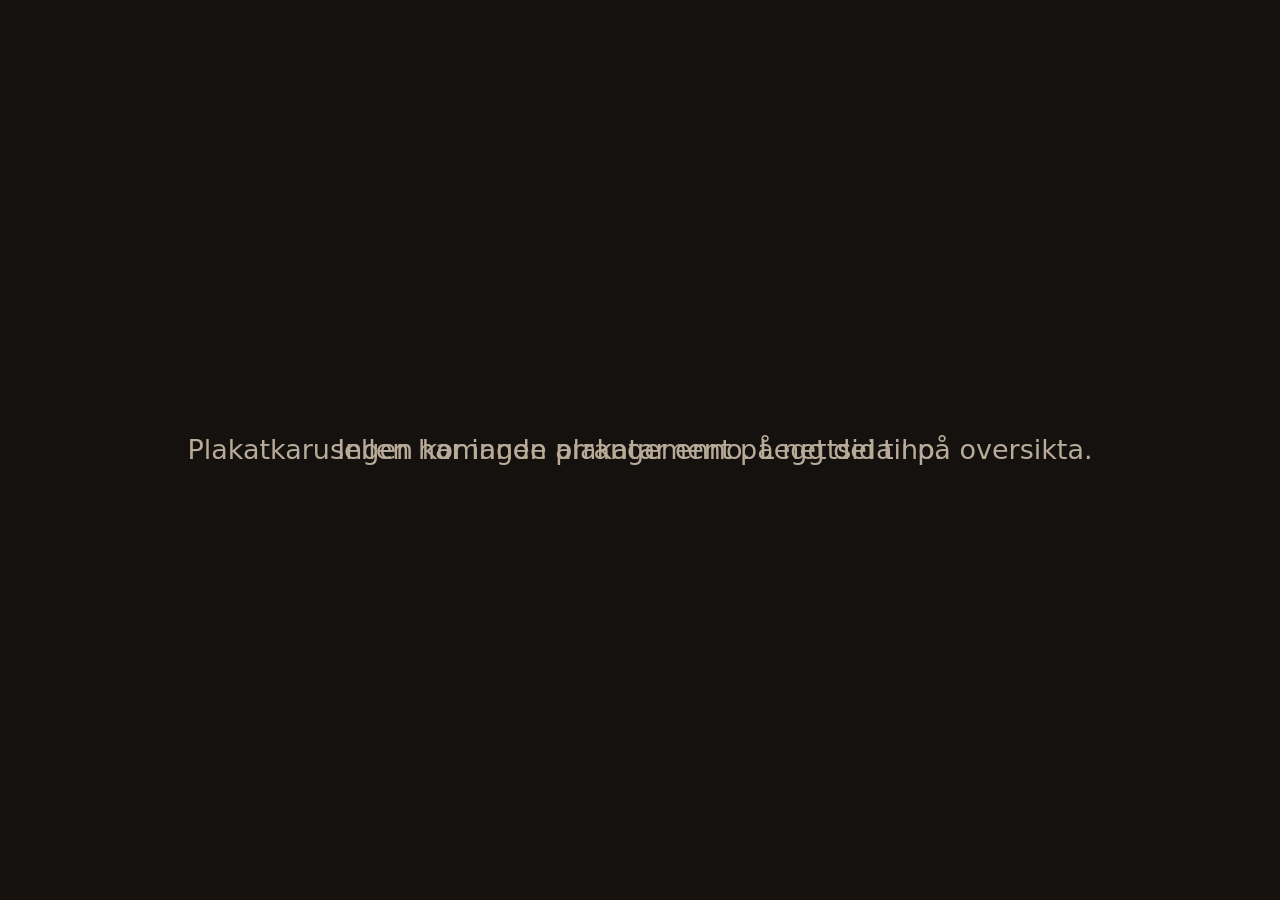
<file: plakatkarusell.html>
<!doctype html>
<html lang="nn">
<head>
<meta charset="utf-8">
<meta name="viewport" content="width=device-width, initial-scale=1">
<meta name="robots" content="noindex">
<title>Plakatkarusell</title>
<!--
  Plakatkarusell for Tysnes folkebibliotek: fleire plakatar etter tur, som éi
  side i oppsett.json.

    plakatkarusell.html#vis=1&sek=20&p=<plakat>&p=<plakat>…

  «p» er alt etter # i lenkja til ein plakat frå plakatbyggjaren (plakat.html),
  utan «vis=1». Rekkjefølgja i lenkja er rekkjefølgja på skjermen. «sek» er kor
  lenge kvar plakat står (standard 20). «kvar» er kor mange plakatar som blir
  viste kvar gong karusellen kjem på skjermen (tomt = alle). Valfritt per plakat: legg «til=ÅÅÅÅ-MM-DD»
  inn i plakatlenkja, så blir plakaten ikkje vist etter den datoen.

  Plakatar lagde rett frå ein mal står berre som «p=mal%3Dbiblio%26folg%3D1»
  og blir fylte ut frå tenester.json (sjå plakatmal.js). Fila blir henta på nytt
  når karusellen kjem på skjermen (høgst kvart tiande minutt), så endringar i
  malane kjem med av seg sjølv. Sist henta versjon blir teken vare på i
  nettlesaren, så plakatane kan visast sjølv om fila ikkje kan hentast.

  Arrangement frå nettsida: «p=arr%3Dnettside%26tema%3Dlys» blir til éin plakat
  per arrangement, dei neste fem, henta frå API-et til tysnesbibliotek.no
  (sjå plakatmal.js). Ein plakat forsvinn når arrangementet er over, og er det
  ingen arrangement, blir elementet hoppa over.

  Karusellen blir laga og endra på oversikta (oversikt.html). Han snakkar med
  rotasjon.html på same måte som karusellane: «vis» startar han, «skjul» set
  han på pause, og neste gong held han fram med neste plakat. Når alle
  plakatane er viste éin gong, seier han «ferdig». Kvar plakat får si eiga
  nedteljingslinje.
-->
<style>
  html, body { margin: 0; width: 100%; height: 100%; background: #14110f; overflow: hidden; }
  body.skjerm { cursor: none; }
  iframe {
    position: fixed; inset: 0; width: 100%; height: 100%; border: 0;
    opacity: 0; transition: opacity 1s ease-in-out, visibility 0s 1s; pointer-events: none;
    /* Når overtoninga er ferdig, blir ramma gøymd heilt, så nettlesaren slepp å teikne ho */
    visibility: hidden;
  }
  iframe.synleg { opacity: 1; visibility: visible; transition: opacity 1s ease-in-out, visibility 0s; }
  .melding { position: fixed; inset: 0; display: grid; place-items: center; color: #b8ab98;
    font: 3vh/1.4 "Ubuntu", "DejaVu Sans", system-ui, sans-serif; text-align: center; padding: 5vh; }
</style>
</head>
<body>
<script src="plakatmal.js"></script>
<script>
const OVERTONING_MS = 1000;      // må passe med «transition» i stilen over
const p = new URLSearchParams(location.hash.slice(1));
const SEK = Math.max(5, Number(p.get("sek")) || 20);
const KVAR = Math.max(0, Math.floor(Number(p.get("kvar")) || 0));   // plakatar per gong (0 = alle)
const FORHAND = p.has("forhand");
const I_ROTASJON = window.parent !== window && !FORHAND;
if (I_ROTASJON) document.body.classList.add("skjerm");

// Plakatar med «til=» blir hoppa over etter den datoen
const idag = () => { const d = new Date(); return new Date(d.getTime() - d.getTimezoneOffset() * 60000).toISOString().slice(0, 10); };
const gjeld = h => { const til = new URLSearchParams(h).get("til"); return !til || idag() <= til; };
const ALLE = p.getAll("p").filter(Boolean);

let rammer = [], n = -1, tidtakar = null, køyrer = false;
let vistIRunden = 0;   // kor mange plakatar som er viste sidan rotasjonen sende «vis»

// ---- Malane (tenester.json) for plakatar som følgjer malen -----------------
const MAL_LAGER = "infoskjerm-tenester";
const MAL_KVART_MS = 10 * 60000;
let malData = null, malHenta = 0;
try { malData = JSON.parse(localStorage.getItem(MAL_LAGER) || "null"); } catch (e) {}
async function hentMalar() {
  if (!ALLE.some(følgjerMal) || Date.now() - malHenta < MAL_KVART_MS) return;
  malHenta = Date.now();
  try {
    const svar = await fetch("tenester.json?t=" + Date.now(), { cache: "no-store", signal: AbortSignal.timeout(8000) });
    if (!svar.ok) throw new Error("HTTP " + svar.status);
    const d = await svar.json();
    if (!d || !Array.isArray(d.tenester)) throw new Error("ugyldig fil");
    malData = d;
    try { localStorage.setItem(MAL_LAGER, JSON.stringify(d)); } catch (e) {}
  } catch (e) { console.warn("Fekk ikkje henta tenester.json:", e.message); }
}
// Arrangementa frå nettsida (høgst kvart tiande minutt, sjå plakatmal.js)
const ARR_ELEMENT = [...new Set(ALLE.filter(erArrangement))];
const hentAlleArrangement = () => Promise.all(ARR_ELEMENT.map(hentArrangement));

// Fyller ut plakatane frå malane. Den som blir vist no, blir ikkje rørt.
function brukMalar() {
  for (const r of rammer) {
    if (r.dataset.arr) {
      // Plass nr. «arr» i lista over arrangement. Tom plass = ingen plakat.
      const ev = (arrangementNo(r.dataset.hash) || [])[Number(r.dataset.arr)];
      const src = ev ? "plakat.html#vis=1&" + arrangementPlakat(ev, r.dataset.hash) : "";
      r.dataset.borte = src ? "" : "1";
      if (!src || r.classList.contains("synleg")) continue;
      if (r.dataset.src !== src) { r.dataset.src = src; r.src = src; }
      continue;
    }
    // Plakatar frå malane, eigne plakatar, eller ei plakatside («side=klokke»)
    const src = plakatAdresse(malData, r.dataset.hash);
    r.dataset.borte = src ? "" : "1";           // malen finst ikkje (lenger)
    if (!src || r.classList.contains("synleg")) continue;
    if (r.dataset.src !== src) { r.dataset.src = src; r.src = src; }
  }
}

function sei(beskjed) { if (I_ROTASJON) try { parent.postMessage({ nyheiter: beskjed }, "*"); } catch (e) {} }
function send(r, beskjed, meir) { try { r.contentWindow.postMessage({ nyheiter: beskjed, ...meir }, "*"); } catch (e) {} }

function bygg() {
  // Arrangement frå nettsida får ARR_TAL plassar, éin per arrangement
  rammer = ALLE.flatMap(h => (erArrangement(h) ? [...Array(ARR_TAL).keys()] : [null]).map(k => {
    const f = document.createElement("iframe");
    f.dataset.hash = h;
    if (k !== null) f.dataset.arr = String(k);
    document.body.append(f);
    return f;
  }));
  brukMalar();
}
const aktuelle = () => rammer.filter(r => gjeld(r.dataset.hash) && !r.dataset.borte);

// Plakatane seier «klar» når dei er lasta. Er det den som skal visast, får
// han «vis» med tida, så nedteljingslinja startar rett.
window.addEventListener("message", e => {
  if (!e.data || !e.data.nyheiter) return;
  const r = rammer.find(r => r.contentWindow === e.source);
  if (r) {
    if (e.data.nyheiter === "klar" && r.classList.contains("synleg") && køyrer)
      send(r, "vis", { sekund: SEK, att: Math.max(0, Number(r.dataset.slutt) - Date.now()) });
    // Plakatar som er lasta på førehand, står på pause til det er deira tur
    else if (e.data.nyheiter === "klar") send(r, "skjul");
    return;
  }
  // Beskjedar frå rotasjonen
  if (e.source !== window.parent) return;
  if (e.data.nyheiter === "vis") start();
  if (e.data.nyheiter === "skjul") pause();
});

// I førehandsvisinga: ei melding når det ikkje er noko å vise (t.d. ingen arrangement)
const tomMelding = Object.assign(document.createElement("div"), { className: "melding", hidden: true,
  textContent: ALLE.every(erArrangement) ? "Ingen komande arrangement på nettsida no." : "Ingen plakatar å vise no." });
document.body.append(tomMelding);
function visNeste() {
  const l = aktuelle();
  tomMelding.hidden = I_ROTASJON || l.length > 0;
  if (!l.length) {
    pause(); sei("tom");
    // Utanfor rotasjonen prøver vi igjen litt seinare
    if (!I_ROTASJON) { køyrer = true; tidtakar = setTimeout(async () => { await hentAlleArrangement(); brukMalar(); visNeste(); }, 60000); }
    return;
  }
  const førre = rammer.find(r => r.classList.contains("synleg"));
  // Neste plakat etter den førre i lista (ikkje same plakat to gonger på rad om det finst fleire)
  const start = førre ? rammer.indexOf(førre) : n;
  let neste = null;
  for (let k = 1; k <= rammer.length; k++) {
    const r = rammer[(start + k + rammer.length) % rammer.length];
    if (l.includes(r)) { neste = r; break; }
  }
  n = rammer.indexOf(neste);
  neste.dataset.slutt = Date.now() + SEK * 1000;
  neste.classList.add("synleg");
  send(neste, "vis", { sekund: SEK, att: SEK * 1000 });
  if (førre && førre !== neste) {
    førre.classList.remove("synleg");
    setTimeout(() => send(førre, "skjul"), OVERTONING_MS);
  }
  vistIRunden++;
  clearTimeout(tidtakar);
  // Når alle plakatane er viste éin gong, seier vi «ferdig», så rotasjonen går
  // vidare med ein gong (t.d. når ein plakat har gått ut på dato sidan
  // sekunda i oppsettet vart rekna ut). Neste gong held vi fram med neste plakat.
  tidtakar = setTimeout(() => {
    const mål = KVAR ? Math.min(KVAR, aktuelle().length) : aktuelle().length;
    if (I_ROTASJON && vistIRunden >= mål) sei("ferdig");
    else visNeste();
  }, SEK * 1000);
}
async function start() {
  if (køyrer) return;
  køyrer = true;
  // Hent malane på nytt (høgst kvart tiande minutt), men vent ikkje meir enn 2 sekund
  await Promise.race([Promise.all([hentMalar(), hentAlleArrangement()]), new Promise(ok => setTimeout(ok, 2000))]);
  if (!køyrer) return;
  vistIRunden = 0;
  brukMalar();
  // Held fram med neste plakat, ikkje den som stod sist
  const vist = rammer.find(r => r.classList.contains("synleg"));
  if (vist) { vist.classList.remove("synleg"); send(vist, "skjul"); n = rammer.indexOf(vist); }
  visNeste();
}
function pause() {
  køyrer = false;
  clearTimeout(tidtakar);
  for (const r of rammer) if (r.classList.contains("synleg")) send(r, "skjul");
}

if (!ALLE.length) {
  document.body.append(Object.assign(document.createElement("div"), { className: "melding", textContent: "Plakatkarusellen har ingen plakatar enno. Legg dei til på oversikta." }));
  sei("klar"); sei("tom");
} else (async () => {
  // Ved oppstart ventar vi på arrangementa (høgst 8 sekund), så «har»/«tom» blir rett
  await Promise.all([hentMalar(), hentAlleArrangement()]);
  bygg();
  sei("klar");
  sei(aktuelle().length ? "har" : "tom");
  // Utanfor rotasjonen (førehandsvising eller opna direkte) går han av seg sjølv
  if (!I_ROTASJON) start();
  else {
    // Ein plakat kan gå ut på dato medan karusellen står og ventar.
    // Får han ikkje henta malane ved oppstart, prøver han igjen
    setInterval(async () => { await Promise.all([hentMalar(), hentAlleArrangement()]); brukMalar(); sei(aktuelle().length ? "har" : "tom"); }, MAL_KVART_MS);
  }
})();
window.addEventListener("hashchange", () => location.reload());
</script>
</body>
</html>
</file>
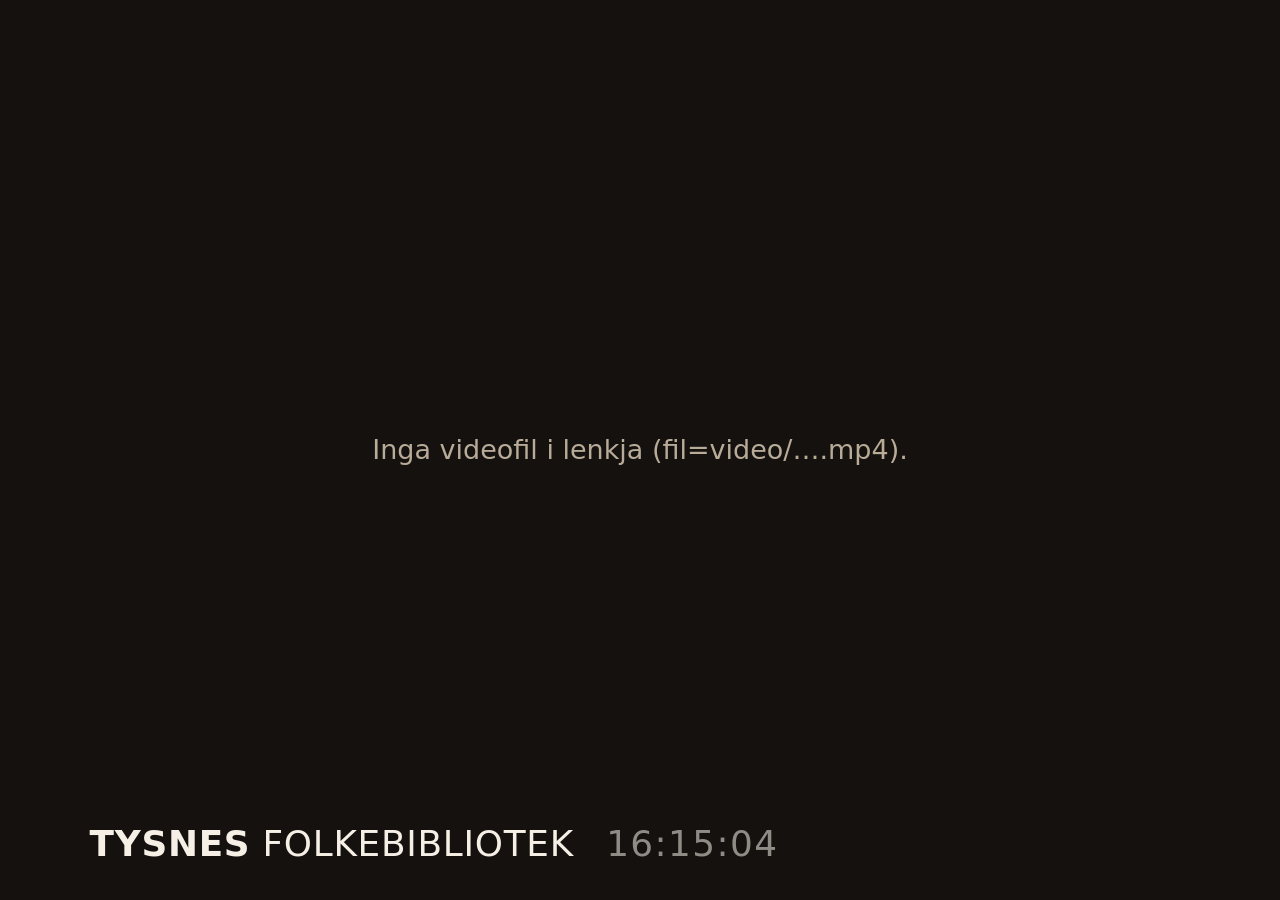
<file: video.html>
<!doctype html>
<html lang="nn">
<head>
<meta charset="utf-8">
<meta name="viewport" content="width=device-width, initial-scale=1">
<meta name="robots" content="noindex">
<title>Video</title>
<!--
  Video for Tysnes folkebibliotek: éin videosnutt utan lyd på infoskjermen.

    video.html#vis=1&fil=video/<namn>.mp4&tema=<tema>

  Videoen fyller breidda. Over og under er det flat temafarge, og nedst står
  den vanlege botnen («Tysnes folkebibliotek» og ei tynn linje som viser kor
  mykje som er att av videoen).

  Videoen blir lagd inn frå oversikta («+ Lag nytt ▾» → Video), som lastar fila
  opp til mappa video/ og reknar ut sekunda på skjermen frå lengda.

  Han snakkar med rotasjon.html som plakatkarusellen: «vis» spelar frå
  byrjinga, «skjul» set på pause, og når videoen er ferdig, seier han
  «ferdig», så rotasjonen går vidare med ein gong. Kjem ikkje videoen i gang
  (feil format, inkje nett), seier han «ferdig» med ein gong og «tom», så
  skjermen ikkje blir ståande tom.

  Opna utanfor rotasjonen (førehandsvising) går videoen i ring av seg sjølv.
-->
<style>
  :root {
    --bakgrunn: #14110f; --tekst: #f5efe6; --dempa: #b8ab98; --aksent: #e8a33d;
    --skrift: "Ubuntu", "DejaVu Sans", "Noto Sans", system-ui, -apple-system, "Segoe UI", sans-serif;
  }
  * { box-sizing: border-box; margin: 0; padding: 0; }
  html, body { width: 100%; height: 100%; overflow: hidden; background: var(--bakgrunn); color: var(--tekst); font-family: var(--skrift); }
  body.skjerm { cursor: none; }
  main { height: 100%; display: flex; flex-direction: column; padding: 0 0 4vh; }
  .midt { flex: 1; min-height: 0; display: flex; align-items: center; justify-content: center; }
  video { display: block; width: 100%; max-height: 100%; object-fit: contain; background: transparent; }
  footer { display: flex; align-items: center; margin-top: 3vh; padding: 0 7vw; flex: none; }
  .botnnamn { font-size: 2.8vw; color: var(--tekst); text-transform: uppercase; letter-spacing: .02em; white-space: nowrap; }
  .botnnamn b { font-weight: 700; }
  /* Tynn linje nedst som kryp saman etter kvart som videoen spelar */
  .nedteljing { position: fixed; left: 0; right: 0; bottom: 0; height: .55vh; background: var(--aksent); transform-origin: left center;
                transform: scaleX(0); opacity: .9; }
  .melding { position: fixed; inset: 0; display: grid; place-items: center; color: var(--dempa);
    font-size: 3vh; line-height: 1.4; text-align: center; padding: 5vh; }
</style>
</head>
<body>
<main>
  <div class="midt"><video id="video" muted playsinline preload="auto" disablepictureinpicture></video></div>
  <footer><span class="botnnamn"><b>Tysnes</b> folkebibliotek</span></footer>
</main>
<div class="nedteljing" id="nedteljing" aria-hidden="true"></div>
<script src="tema.js"></script>
<script src="botnklokke.js"></script>
<script>
const p = new URLSearchParams(location.hash.slice(1));
const FIL = p.get("fil") || "";
const FORHAND = p.has("forhand");
const I_ROTASJON = window.parent !== window && !FORHAND;
const VENT_PÅ_START_MS = 15000;   // kjem ikkje videoen i gang innan dette, går vi vidare
if (I_ROTASJON) document.body.classList.add("skjerm");

// Temafargane frå tema.js («kveld» brukar standardfargane over)
const TEMA = typeof TEMA_ETTER_ID !== "undefined" ? TEMA_ETTER_ID : {};
if (TEMA[p.get("tema")] && p.get("tema") !== "kveld") document.documentElement.dataset.tema = p.get("tema");

const video = document.getElementById("video");
const linje = document.getElementById("nedteljing");
function sei(beskjed) { if (I_ROTASJON) try { parent.postMessage({ nyheiter: beskjed }, "*"); } catch (e) {} }

let vist = false;        // rotasjonen viser sida no
let startTid = null;     // tidtakar: går vi vidare om videoen ikkje kjem i gang
let ferdigSagt = false;  // berre éin «ferdig» per visning

// Linja nedst følgjer videoen
function teiknLinje() {
  const d = video.duration;
  linje.style.transform = d > 0 ? `scaleX(${Math.max(0, 1 - video.currentTime / d)})` : "scaleX(0)";
  if (!video.paused) requestAnimationFrame(teiknLinje);
}
video.addEventListener("play", () => requestAnimationFrame(teiknLinje));

function ferdig() {
  clearTimeout(startTid);
  if (!vist || ferdigSagt) return;
  ferdigSagt = true;
  sei("ferdig");
}
function vis() {
  // «vis» kan kome to gonger (etter «klar»): då held vi fram
  if (vist) return;
  vist = true; ferdigSagt = false;
  try { video.currentTime = 0; } catch (e) {}
  clearTimeout(startTid);
  startTid = setTimeout(() => { if (video.paused || video.currentTime < 0.2) ferdig(); }, VENT_PÅ_START_MS);
  const lovnad = video.play();
  if (lovnad) lovnad.catch(e => { console.warn("Videoen ville ikkje starte:", e.message); ferdig(); });
}
function skjul() {
  vist = false;
  clearTimeout(startTid);
  video.pause();
}

video.addEventListener("ended", ferdig);
video.addEventListener("error", () => {
  console.warn("Fekk ikkje spela videoen:", FIL, video.error && video.error.message);
  if (!I_ROTASJON) document.body.append(Object.assign(document.createElement("div"),
    { className: "melding", textContent: "Fekk ikkje spela videoen. Er fila ei .mp4 med H.264?" }));
  sei("tom");   // rotasjonen hoppar over sida til ho seier «har» igjen
  meldtTom = true;
  ferdig();
  // Prøv igjen om fem minutt (t.d. var nettet nede då sida vart lasta)
  setTimeout(() => { video.src = FIL + "?t=" + Date.now(); video.load(); }, 5 * 60000);
});
// Melde «tom» før, men fungerer no
let meldtTom = false;
video.addEventListener("canplay", () => { if (meldtTom) { meldtTom = false; sei("har"); } });

window.addEventListener("message", e => {
  if (e.source !== window.parent || !e.data) return;
  if (e.data.nyheiter === "vis") vis();
  if (e.data.nyheiter === "skjul") skjul();
});
window.addEventListener("hashchange", () => location.reload());

if (!FIL) {
  document.body.append(Object.assign(document.createElement("div"), { className: "melding", textContent: "Inga videofil i lenkja (fil=video/….mp4)." }));
  sei("klar"); sei("tom");
} else {
  // Utanfor rotasjonen går videoen i ring av seg sjølv
  if (!I_ROTASJON) { video.loop = true; video.autoplay = true; }
  video.src = FIL;
  sei("klar"); sei("har");
}
</script>
</body>
</html>
</file>
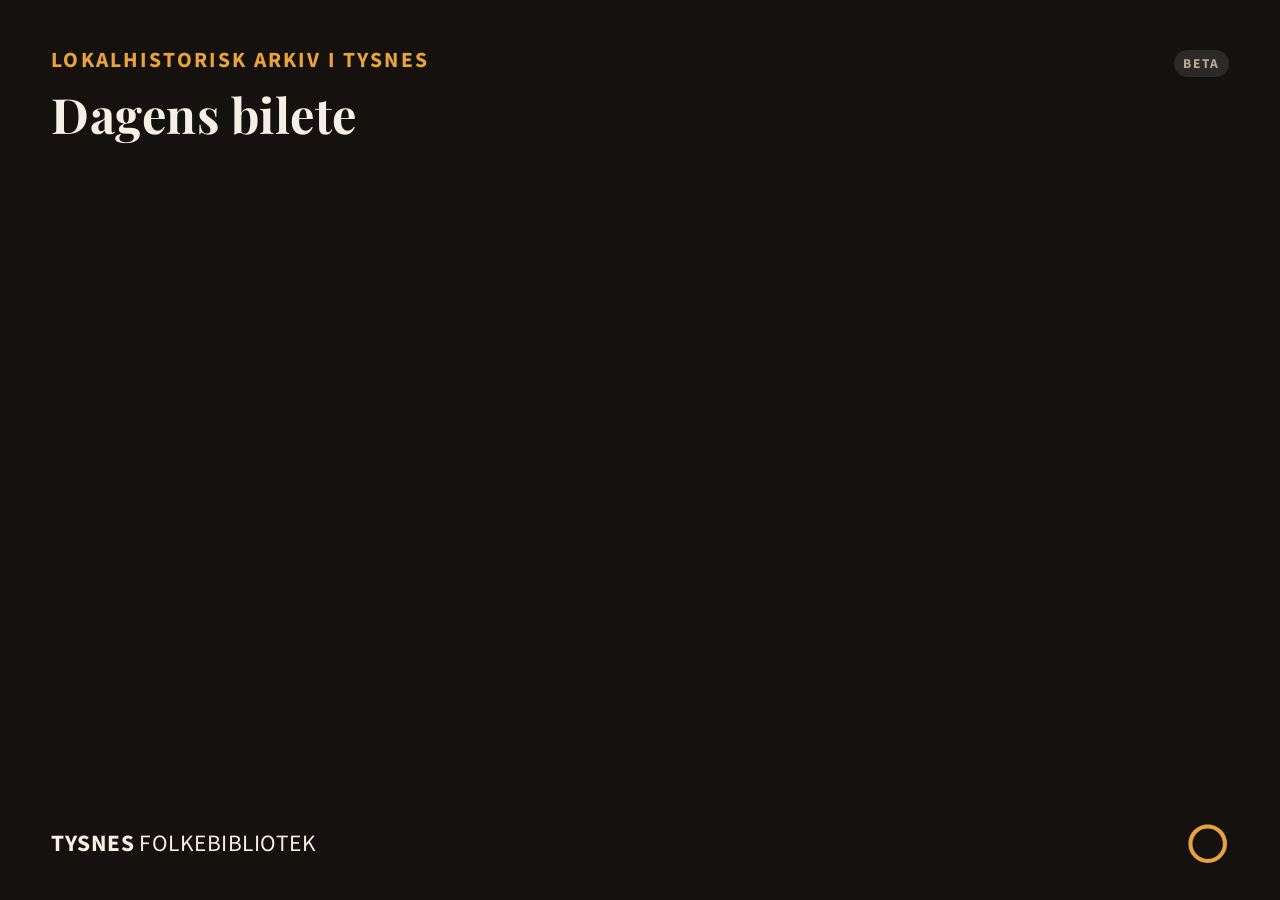
<file: skjerm/lokalhistorie.html>
<!DOCTYPE html>
<html lang="nn">
<head>
<meta charset="utf-8">
<title>Lokalhistorisk arkiv i Tysnes (Beta)</title>
<!--
  lokalhistorie.html — bilete frå den lokalhistoriske bildesamlinga.  (BETA)

  Ligg lokalt på skjermen (~/nytt-paa-hylla/) og les lokalhistorie.js,
  som hent-lokalhistorie.sh lagar éin gong per dag.

  Modusar:
    lokalhistorie.html?modus=dagens          → «Dagens bilete» (det same heile dagen)
    lokalhistorie.html?modus=karusell&sek=20 → fleire bilete som vekslar (sek = sekund per bilete)
-->
<style>
  /* Same variablar og stil som karusellane (index.html) og plakatane.
     Fargane og skriftene kjem frå tema.js og skrifter.js på GitHub Pages;
     manglar nettet, blir standardfargane («Kveld») under brukte. */
  :root {
    --bakgrunn: #14110f; --tekst: #f5efe6; --dempa: #b8ab98; --aksent: #e8a33d;
    --brikke: rgba(255,255,255,.10); --aksent-tekst: #1b140c;
    --skrift: "Ubuntu", "DejaVu Sans", "Noto Sans", system-ui, -apple-system, "Segoe UI", sans-serif;
  }
  * { box-sizing: border-box; margin: 0; padding: 0; }
  html, body { width: 100%; height: 100%; overflow: hidden; cursor: none;
               background: var(--bakgrunn); color: var(--tekst); font-family: var(--skrift); }
  header { position: absolute; top: 5vh; left: 7vw; right: 7vw; display: flex; flex-direction: column; gap: 1.2vh;
           padding-right: var(--symbol-plass, 0); z-index: 2; }
  .avdeling { font-size: 3vw; color: var(--aksent-tekstfarge, var(--aksent)); text-transform: uppercase; letter-spacing: .1em; font-weight: 700; }
  .overskrift { font-weight: var(--vekt-overskrift, 700); font-size: calc(6.2vw * var(--skala-overskrift, 1)); letter-spacing: .01em;
                font-family: var(--skrift-overskrift, var(--skrift)); line-height: 1.1; }
  :root[data-versalar] .overskrift { text-transform: uppercase; letter-spacing: .05em; }
  .beta { position: absolute; top: 5.4vh; right: 7vw; font-size: 1.8vw; letter-spacing: .12em; font-weight: 700; z-index: 2;
          background: var(--brikke); color: var(--dempa); border-radius: 99px; padding: .4vh 1.6vw; }
  .bilete { position: absolute; inset: 0; opacity: 0; transition: opacity 1.5s ease; }
  .bilete.synleg { opacity: 1; }
  .ramme { position: absolute; top: 19vh; left: 6vw; right: 6vw; height: 46vh; display: flex; align-items: center; justify-content: center; }
  .ramme img { max-width: 100%; max-height: 100%; object-fit: contain; border-radius: .6vw;
               box-shadow: 0 2vh 5vh rgba(0,0,0,.45); }
  .synleg .ramme img { animation: zoom 40s ease-out both; }
  @keyframes zoom { from { transform: scale(1); } to { transform: scale(1.04); } }
  .tekst { position: absolute; top: 68vh; left: 7vw; right: 7vw; bottom: 11vh; overflow: hidden; text-align: center; }
  h1 { font-family: var(--skrift-tittel, var(--skrift)); font-weight: var(--vekt-tittel, 700); font-size: calc(4.6vw * var(--skala-tittel, 1));
       line-height: 1.2; }
  .meta { font-size: 3vw; margin-top: 1.4vh; opacity: .92; }
  .skildring { font-size: 2.8vw; line-height: 1.5; color: var(--dempa); margin: 2.4vh auto 0; max-width: 82vw;
               display: -webkit-box; -webkit-line-clamp: 4; -webkit-box-orient: vertical; overflow: hidden; }
  /* Botnen som på karusellane: biblioteknamnet til venstre, nedteljingshjulet til høgre */
  footer { position: absolute; bottom: 4vh; left: 7vw; right: 7vw; display: flex; align-items: center; justify-content: space-between; z-index: 2; }
  .botnnamn { font-size: 2.8vw; color: var(--tekst); text-transform: uppercase; letter-spacing: .02em; white-space: nowrap; }
  .botnnamn b { font-weight: 700; }
  .hjul { display: block; width: 4.6vh; height: 4.6vh; flex: none; transform: rotate(-90deg); }
  .hjul circle { fill: none; stroke-width: 3.5; }
  .hjul .hjul-spor { stroke: var(--spor, rgba(255,255,255,.12)); }
  #hjul { stroke: var(--aksent); stroke-linecap: round; stroke-dasharray: 94.25px; stroke-dashoffset: 0px; }
  #melding { position: absolute; inset: 0; display: flex; align-items: center; justify-content: center;
             text-align: center; font-size: 3vw; color: var(--dempa); padding: 10vw; }
  /* Liggjande skjerm: biletet til venstre, teksten til høgre. Storleikane
     følgjer høgda (vh) i staden for breidda, så teksten ikkje blir for stor. */
  @media (orientation: landscape) {
    header { top: 5vh; left: 4vw; right: 4vw; }
    .avdeling { font-size: 2.4vh; }
    .overskrift { font-size: calc(5.4vh * var(--skala-overskrift, 1)); }
    .beta { top: 5.6vh; right: 4vw; font-size: 1.5vh; padding: .4vh 1vh; }
    .ramme { top: 20vh; bottom: 13vh; left: 4vw; right: 42vw; height: auto; }
    .ramme img { border-radius: .6vh; }
    .tekst { top: 20vh; bottom: 13vh; left: 61vw; right: 4vw; text-align: left;
             display: flex; flex-direction: column; justify-content: center; }
    h1 { font-size: calc(4.4vh * var(--skala-tittel, 1)); }
    .meta { font-size: 2.6vh; }
    .skildring { font-size: 2.3vh; max-width: none; margin: 2.4vh 0 0; -webkit-line-clamp: 8; }
    footer { left: 4vw; right: 4vw; }
    .botnnamn { font-size: 2.6vh; }
    #melding { font-size: 3vh; }
  }
</style>
<script src="https://tysnesfolkebibliotek.github.io/infoskjerm/tema.js"></script>
<script src="https://tysnesfolkebibliotek.github.io/infoskjerm/skrifter.js"></script>
</head>
<body>
<header><div class="avdeling">Lokalhistorisk arkiv i Tysnes</div><div class="overskrift" id="overskrift">Dagens bilete</div></header>
<span class="beta">BETA</span>
<footer>
  <span class="botnnamn"><b>Tysnes</b> folkebibliotek</span>
  <svg class="hjul" viewBox="0 0 36 36" aria-hidden="true"><circle class="hjul-spor" cx="18" cy="18" r="15"/><circle id="hjul" cx="18" cy="18" r="15"/></svg>
</footer>
<div id="melding"></div>
<script>
const P = new URLSearchParams(location.search);
const MODUS = P.get("modus") === "karusell" ? "karusell" : "dagens";
const SEK = Math.max(5, Number(P.get("sek")) || 20);
// Bilete med desse orda i emneord eller skildring blir hoppa over (t.d. foto av
// reiskapar). Kan endrast med ?utan=ord1,ord2 i lenkja; ?utan= (tomt) tek med alt.
const UTAN = (P.has("utan") ? P.get("utan") : "reiskap,verktøy").split(",").map(x => x.trim().toLowerCase()).filter(Boolean);
document.getElementById("overskrift").textContent = P.get("tittel") || (MODUS === "dagens" ? "Dagens bilete" : "Glimt frå gamle Tysnes");

// Tema og skrift som i karusellane: ?tema=fjord&skrift=par-klassisk (standard: Kveld)
(function () {
  const id = P.get("tema") || "kveld";
  const t = typeof TEMA_ETTER_ID !== "undefined" ? TEMA_ETTER_ID[id] : null;
  if (t && id !== "kveld") document.documentElement.dataset.tema = id;
  const skrift = P.get("skrift") && P.get("skrift") !== "standard" ? P.get("skrift") : (t && t.skrift);
  if (skrift && typeof brukSkrift === "function") try { brukSkrift(skrift); } catch (e) {}
})();

// ---- Lese MARC-felta. Formatet er ikkje dokumentert, så vi les romsleg:
// både tekst («*505  $a…»), MARC-in-JSON og objekt med tag/kode-felt.
function marcFelt(m) {
  const ut = [];   // [tag, delfelt, verdi]
  if (!m) return ut;
  if (typeof m === "string") {
    for (const linje of m.split(/\r?\n/)) {
      const t = linje.match(/^\s*\*?(\d{3})(.*)$/); if (!t) continue;
      for (const d of t[2].split(/[$‡\u001f]/).slice(1)) if (d.length > 1) ut.push([t[1], d[0], d.slice(1).trim()]);
    }
    return ut;
  }
  (function gå(n, tag) {
    if (Array.isArray(n)) return n.forEach(x => gå(x, tag));
    if (!n || typeof n !== "object") return;
    const t = n.tag ?? n.felt ?? n.field ?? n.t;
    if (t != null && /^\d{1,3}$/.test(String(t))) tag = String(t).padStart(3, "0");
    const kode = n.delfelt ?? n.code ?? n.kode ?? n.subfield;
    const verdi = n.value ?? n.data ?? n.verdi ?? n.tekst;
    if (tag && kode != null && typeof verdi === "string") { ut.push([tag, String(kode), verdi.trim()]); return; }
    for (const [k, v] of Object.entries(n)) {
      if (/^\d{3}$/.test(k)) gå(v, k);
      else if (tag && /^[a-z0-9]$/.test(k) && typeof v === "string") ut.push([tag, k, v.trim()]);
      else if (typeof v === "object") gå(v, tag);
    }
  })(m, null);
  return ut;
}
const hent = (felt, tag, kode = "a") => felt.filter(f => f[0] === tag && f[1] === kode).map(f => f[2]).filter(Boolean);

// Fjern registreringsnotat o.l. på slutten av skildringa, og kort ned.
function vask(s) {
  if (!s) return "";
  // Bibliofil-format: { tag: 505, verdi: [{ delfelt: "a", verdi: "…" }] }
  s = s.replace(/(^|[\s.,;])\s*(Reg\.?\s|Registrert|Informant|Gard\.? og ætt|Ættesoga|Kjelde|Kilde)[\s\S]*$/i, "$1").trim();
  if (s.length > 320) {
    const k = s.slice(0, 320), punktum = k.lastIndexOf(". ");
    s = punktum > 150 ? k.slice(0, punktum + 1) : k.slice(0, k.lastIndexOf(" ")) + " …";
  }
  return s;
}

// Finn postane i svaret, kvar dei enn ligg.
function postar(d) {
  const ut = [];
  (function gå(n) {
    if (Array.isArray(n)) return n.forEach(gå);
    if (!n || typeof n !== "object") return;
    if (n.stit_bilde) { ut.push(n); return; }
    Object.values(n).forEach(gå);
  })(d);
  return ut.map(p => {
    const f = marcFelt(p.marcpost);
    const bilete = String(Array.isArray(p.stit_bilde) ? p.stit_bilde[0] : p.stit_bilde).replace(".str1.", ".str4.");
    const stad = [...new Set(hent(f, "651"))].join(", ");
    const år = hent(f, "260", "c")[0] || (p.stit_utgaar > 0 ? String(p.stit_utgaar) : "");
    const foto = hent(f, "100")[0] || "";
    return { titnr: p.titnr, tittel: String(p.stit_tittel || "").replace(/\s*[\/:;]\s*$/, ""), bilete,
             meta: [stad, år.replace(/[.,;]$/, ""), foto && "Foto: " + foto.replace(/[.,;]$/, "")].filter(Boolean).join(" · "),
             skildring: vask(hent(f, "505").join(" ")),
             _sjekk: [...hent(f, "650"), ...hent(f, "505"), p.stit_tittel || ""].join(" ").toLowerCase() };
  }).filter(p => /^https?:/.test(p.bilete) && !UTAN.some(o => p._sjekk.includes(o)));
}

// ---- Data: les lokalhistorie.js på nytt kvar gong sida blir vist,
// så nye bilete kjem med utan at Chromium må starte på nytt.
let LISTE = [], DATO = "";
function lesData() {
  return new Promise(ok => {
    const s = document.createElement("script");
    s.src = "lokalhistorie.js?t=" + Date.now();
    s.onload = s.onerror = () => { s.remove(); ok(); };
    document.head.append(s);
  }).then(() => {
    if (window.LOKALHISTORIE_DATO && window.LOKALHISTORIE_DATO !== DATO) {
      try { LISTE = postar(window.LOKALHISTORIE); DATO = window.LOKALHISTORIE_DATO; } catch (e) { console.error(e); }
    }
  });
}

// ---- Vising
const lag = (tag, kl, tekst) => { const e = document.createElement(tag); if (kl) e.className = kl; if (tekst) e.textContent = tekst; return e; };
let nr = 0, tidtakar = null, aktiv = null;

// Nedteljingshjulet byrjar fullt og tømmer seg, som på karusellane.
// Karusell: éin runde per bilete. Dagens bilete: tida sida står på skjermen
// (rotasjon.html sender ho med «vis»); utan rotasjon 45 sekund om att og om att.
let hjulAnim = null, sideMs = 0;
function teljNed(ms) {
  if (hjulAnim) hjulAnim.cancel();
  hjulAnim = document.getElementById("hjul").animate(
    [{ strokeDashoffset: "0px" }, { strokeDashoffset: "94.25px" }],
    { duration: ms, easing: "linear", fill: "forwards", iterations: MODUS === "dagens" && !sideMs ? Infinity : 1 });
}

function last(p) {
  return new Promise(ok => { const i = new Image(); i.onload = () => ok(i); i.onerror = () => ok(null); i.src = p.bilete; });
}
async function visBilete(p) {
  const img = await last(p);
  if (!img) return false;
  const b = lag("div", "bilete"), r = lag("div", "ramme"), t = lag("div", "tekst");
  r.append(img);
  t.append(lag("h1", "", p.tittel));
  if (p.meta) t.append(lag("div", "meta", p.meta));
  if (p.skildring) t.append(lag("div", "skildring", p.skildring));
  b.append(r, t);
  document.body.append(b);
  b.offsetWidth;
  b.classList.add("synleg");
  const gamal = aktiv; aktiv = b;
  if (gamal) { gamal.classList.remove("synleg"); setTimeout(() => gamal.remove(), 2000); }
  document.getElementById("melding").textContent = "";
  return true;
}
// Same bilete heile dagen: vel ut frå datoen.
const dagnummer = () => Math.floor((Date.now() - new Date().getTimezoneOffset() * 60000) / 864e5);

async function neste() {
  clearTimeout(tidtakar);
  if (!LISTE.length) { document.getElementById("melding").textContent = "Ingen bilete henta enno."; return melde("tom"); }
  for (let prøv = 0; prøv < Math.min(5, LISTE.length); prøv++) {
    const i = MODUS === "dagens" ? (dagnummer() + prøv) % LISTE.length : nr++ % LISTE.length;
    if (await visBilete(LISTE[i])) { melde("har"); break; }
  }
  teljNed(MODUS === "karusell" ? SEK * 1000 : (sideMs || 45000));
  if (MODUS === "karusell") tidtakar = setTimeout(neste, SEK * 1000);
}

// ---- Samspel med rotasjon.html
const iRotasjon = window.parent !== window && !P.has("forhand");   // forhand=1: førehandsvising på oversikta
function melde(b) { if (iRotasjon) parent.postMessage({ nyheiter: b }, "*"); }
window.addEventListener("message", async e => {
  if (!e.data || !e.data.nyheiter) return;
  if (e.data.nyheiter === "vis") { sideMs = Number(e.data.att) || 0; await lesData(); neste(); }
  if (e.data.nyheiter === "skjul") clearTimeout(tidtakar);
});
lesData().then(() => { if (!iRotasjon) neste(); melde(LISTE.length ? "har" : "tom"); melde("klar"); });
</script>
</body>
</html>
</file>
<file: admin.css>
/* admin.css — felles utsjånad for oversikta og byggjarane («CMS-et»).
 *
 * Berre admin-sidene les denne fila: oversikt.html har ho i <head>, og
 * byggjarane hentar ho via navigasjon.js når dei blir opna som byggjar.
 * Skjermane (#vis=1) les ho aldri, så ho kan ikkje øydeleggje det som står
 * på skjermane.
 *
 * Fargane ligg som --a-* her. Oversikta (--bg, --tekst …) og byggjarane
 * (--b-bg, --b-tekst …) les sine eigne namn, som peikar hit.
 */
@import url("https://fonts.googleapis.com/css2?family=Inter:wght@400;500;600;700&display=swap");

:root {
  --a-skrift: "Inter", system-ui, -apple-system, "Segoe UI", Ubuntu, sans-serif;
  --a-bg: #f5f3ef; --a-flate: #ffffff; --a-flate2: #faf9f6; --a-tekst: #1d2326; --a-dempa: #687074; --a-strek: #e4e0d8;
  --a-aksent: #1f6f78; --a-aksent-tekst: #ffffff; --a-aksent-lys: #e2eff0; --a-fokus: #3a9aa4;
  --a-ok: #2f8a4e; --a-snart: #c08a1e; --a-av: #a9a59e; --a-åtvar: #b3401f;
  --a-meny: #1d2a2e; --a-meny-tekst: #c9d5d7; --a-meny-dempa: #7f9296;
  --a-menybreidd: 220px;
}
@media (prefers-color-scheme: dark) {
  :root:not([data-theme="light"]) {
    --a-bg: #15191b; --a-flate: #1d2326; --a-flate2: #20272a; --a-tekst: #eef1f1; --a-dempa: #9aa5a8; --a-strek: #2f383b;
    --a-aksent: #5fb4bc; --a-aksent-tekst: #0d1a1c; --a-aksent-lys: #20393c; --a-fokus: #5fb4bc;
    --a-ok: #62c487; --a-snart: #e2b04f; --a-av: #6b7376; --a-åtvar: #f08a6a;
    --a-meny: #0f1416; --a-meny-tekst: #c9d5d7; --a-meny-dempa: #6f8286;
  }
}
:root[data-theme="dark"] {
  --a-bg: #15191b; --a-flate: #1d2326; --a-flate2: #20272a; --a-tekst: #eef1f1; --a-dempa: #9aa5a8; --a-strek: #2f383b;
  --a-aksent: #5fb4bc; --a-aksent-tekst: #0d1a1c; --a-aksent-lys: #20393c; --a-fokus: #5fb4bc;
  --a-ok: #62c487; --a-snart: #e2b04f; --a-av: #6b7376; --a-åtvar: #f08a6a;
  --a-meny: #0f1416; --a-meny-tekst: #c9d5d7; --a-meny-dempa: #6f8286;
}

/* ---- Byggjarane: same fargar og skrift som oversikta -------------------- */
body.byggjar, body.bygg {
  --b-bg: var(--a-bg); --b-flate: var(--a-flate); --b-tekst: var(--a-tekst); --b-dempa: var(--a-dempa);
  --b-strek: var(--a-strek); --b-aksent: var(--a-aksent); --b-aksent-tekst: var(--a-aksent-tekst); --b-fokus: var(--a-fokus);
  font-family: var(--a-skrift);
}
body.byggjar .b-skjema, body.bygg .b-skjema { padding-top: 28px; }
body.byggjar .b-skjema h1, body.bygg .b-skjema h1 { font-size: 22px; font-weight: 700; letter-spacing: -.015em; }
body.byggjar .b-forhand, body.bygg .b-forhand { background: var(--a-bg); }
body.byggjar .b-skjerm, body.bygg .b-skjerm { box-shadow: 0 0 0 8px #1d2326, 0 24px 60px rgba(0,0,0,.28); }
body.byggjar input[type=text], body.byggjar textarea, body.byggjar input[type=search], body.byggjar input[type=number], body.byggjar select,
body.bygg input[type=text], body.bygg textarea, body.bygg input[type=search], body.bygg input[type=number], body.bygg input[type=url],
body.bygg input[type=date], body.bygg input[type=time], body.bygg select {
  background-color: var(--a-flate); border-color: var(--a-strek); border-radius: 8px;
}
body.byggjar .temaknapp { background-color: var(--a-flate); }
/* Same pil på nedtrekkslistene i alle byggjarane */
body.bygg select:not([multiple]) { appearance: none; -webkit-appearance: none; padding-right: 30px; background-repeat: no-repeat; background-position: right 10px center; background-size: 12px 12px;
  background-image: url("data:image/svg+xml,%3Csvg xmlns='http://www.w3.org/2000/svg' viewBox='0 0 12 12'%3E%3Cpath d='M2.5 4.5 6 8l3.5-3.5' fill='none' stroke='%23687074' stroke-width='1.6' stroke-linecap='round' stroke-linejoin='round'/%3E%3C/svg%3E"); }
body.byggjar input:hover:not(:disabled), body.byggjar select:hover:not(:disabled), body.byggjar textarea:hover,
body.bygg input:hover:not(:disabled), body.bygg select:hover:not(:disabled), body.bygg textarea:hover { border-color: color-mix(in srgb, var(--a-dempa) 45%, var(--a-strek)); }
body.byggjar input:focus, body.byggjar select:focus, body.byggjar textarea:focus,
body.bygg input:focus, body.bygg select:focus, body.bygg textarea:focus { border-color: var(--a-aksent); outline: none; box-shadow: 0 0 0 3px color-mix(in srgb, var(--a-aksent) 18%, transparent); }

/* ---- Menyen til venstre (PC) / stripa øvst (mobil) ----------------------- */
.adminmeny { font-family: var(--a-skrift); background: var(--a-meny); color: var(--a-meny-tekst); font-size: 14px; z-index: 40; }
.adminmeny a, .adminmeny button.lenkje { display: flex; align-items: center; gap: 10px; width: 100%; padding: 8px 10px; border-radius: 7px;
  color: inherit; text-decoration: none; background: none; border: 0; font: inherit; text-align: left; cursor: pointer; }
.adminmeny a:hover, .adminmeny button.lenkje:hover { background: #ffffff10; color: #fff; }
.adminmeny a.aktiv { background: #ffffff18; color: #fff; font-weight: 600; }
.adminmeny a:focus-visible, .adminmeny button:focus-visible { outline: 2px solid var(--a-fokus); outline-offset: -2px; }
.adminmeny svg { width: 17px; height: 17px; flex: none; opacity: .85; }
.adminmeny .merkenamn { display: block; padding: 2px 10px 18px; color: #fff; font-weight: 700; font-size: 15px; line-height: 1.25; text-decoration: none; }
.adminmeny .merkenamn small { display: block; font-weight: 400; font-size: 12px; color: var(--a-meny-dempa); }
.adminmeny .gruppe { font-size: 11px; font-weight: 600; letter-spacing: .1em; text-transform: uppercase; color: var(--a-meny-dempa); padding: 14px 10px 6px; }
.adminmeny .skil { height: 1px; background: #ffffff18; margin: 10px 4px; }
.adminmeny .lenkjer { display: flex; flex-direction: column; gap: 2px; }
.adminmeny .menyknapp { display: none; }

@media (min-width: 901px) {
  .adminmeny { position: fixed; inset: 0 auto 0 0; width: var(--a-menybreidd); padding: 22px 12px; overflow-y: auto; }
  body.har-meny { padding-left: var(--a-menybreidd); }
}
@media (max-width: 900px) {
  .adminmeny { position: sticky; top: 0; display: flex; align-items: center; justify-content: space-between; padding: 10px 14px; }
  .adminmeny .merkenamn { padding: 0; font-size: 15px; }
  .adminmeny .merkenamn small { display: none; }
  .adminmeny .menyknapp { display: inline-flex; align-items: center; gap: 6px; background: #ffffff14; color: #fff; border: 0; border-radius: 8px;
    padding: 7px 12px; font: inherit; font-weight: 600; cursor: pointer; }
  .adminmeny .lenkjer { display: none; position: absolute; top: 100%; left: 0; right: 0; background: var(--a-meny); padding: 6px 10px 14px;
    box-shadow: 0 12px 24px rgba(0,0,0,.25); max-height: calc(100vh - 56px); overflow-y: auto; }
  .adminmeny.open .lenkjer { display: flex; }
  .adminmeny .gruppe { padding-top: 10px; }
}

/* Byggjarane: plass til menyen (heile høgda minus stripa på mobil) */
@media (min-width: 821px) and (max-width: 900px) {
  body.har-meny .b-ramme { height: calc(100vh - 54px); }
  body.har-meny .b-skjerm { max-height: calc(100vh - 160px); }
}

/* ---- «+ Lag nytt ▾»-menyen ---------------------------------------------- */
.nyttmeny { position: relative; display: inline-block; }
.nyttliste { position: absolute; right: 0; top: calc(100% + 6px); z-index: 50; min-width: 260px; padding: 6px;
  background: var(--a-flate); border: 1px solid var(--a-strek); border-radius: 10px; box-shadow: 0 12px 32px rgba(0,0,0,.16); }
.nyttliste[hidden] { display: none; }
.nyttliste a, .nyttliste button { display: flex; gap: 10px; align-items: flex-start; width: 100%; text-align: left; font: inherit; font-size: 14px; color: var(--a-tekst);
  background: none; border: 0; border-radius: 7px; padding: 8px 10px; text-decoration: none; cursor: pointer; }
.nyttliste a:hover, .nyttliste button:hover, .nyttliste a:focus-visible, .nyttliste button:focus-visible { background: var(--a-bg); outline: none; }
.nyttliste svg { width: 18px; height: 18px; flex: none; margin-top: 1px; color: var(--a-aksent); }
.nyttliste b { display: block; font-weight: 600; }
.nyttliste small { display: block; font-size: 12.5px; color: var(--a-dempa); }
</file>
